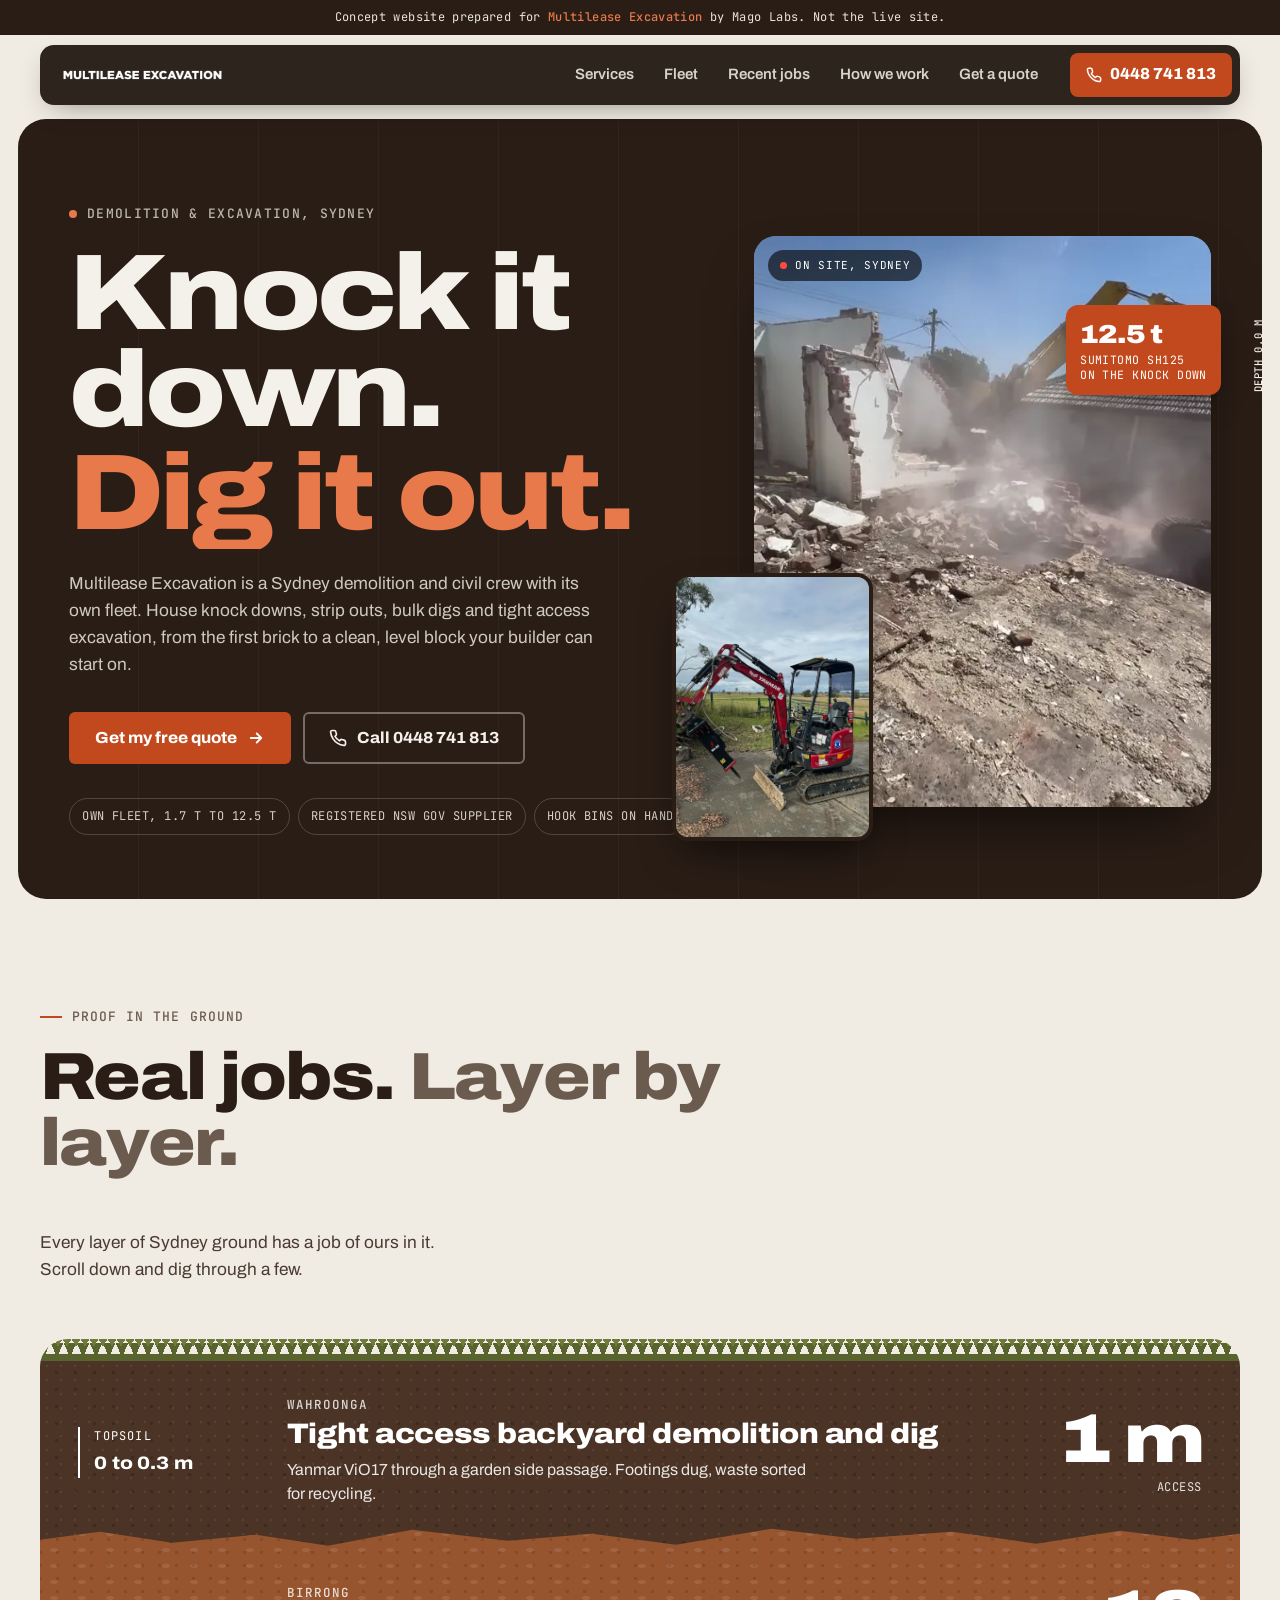
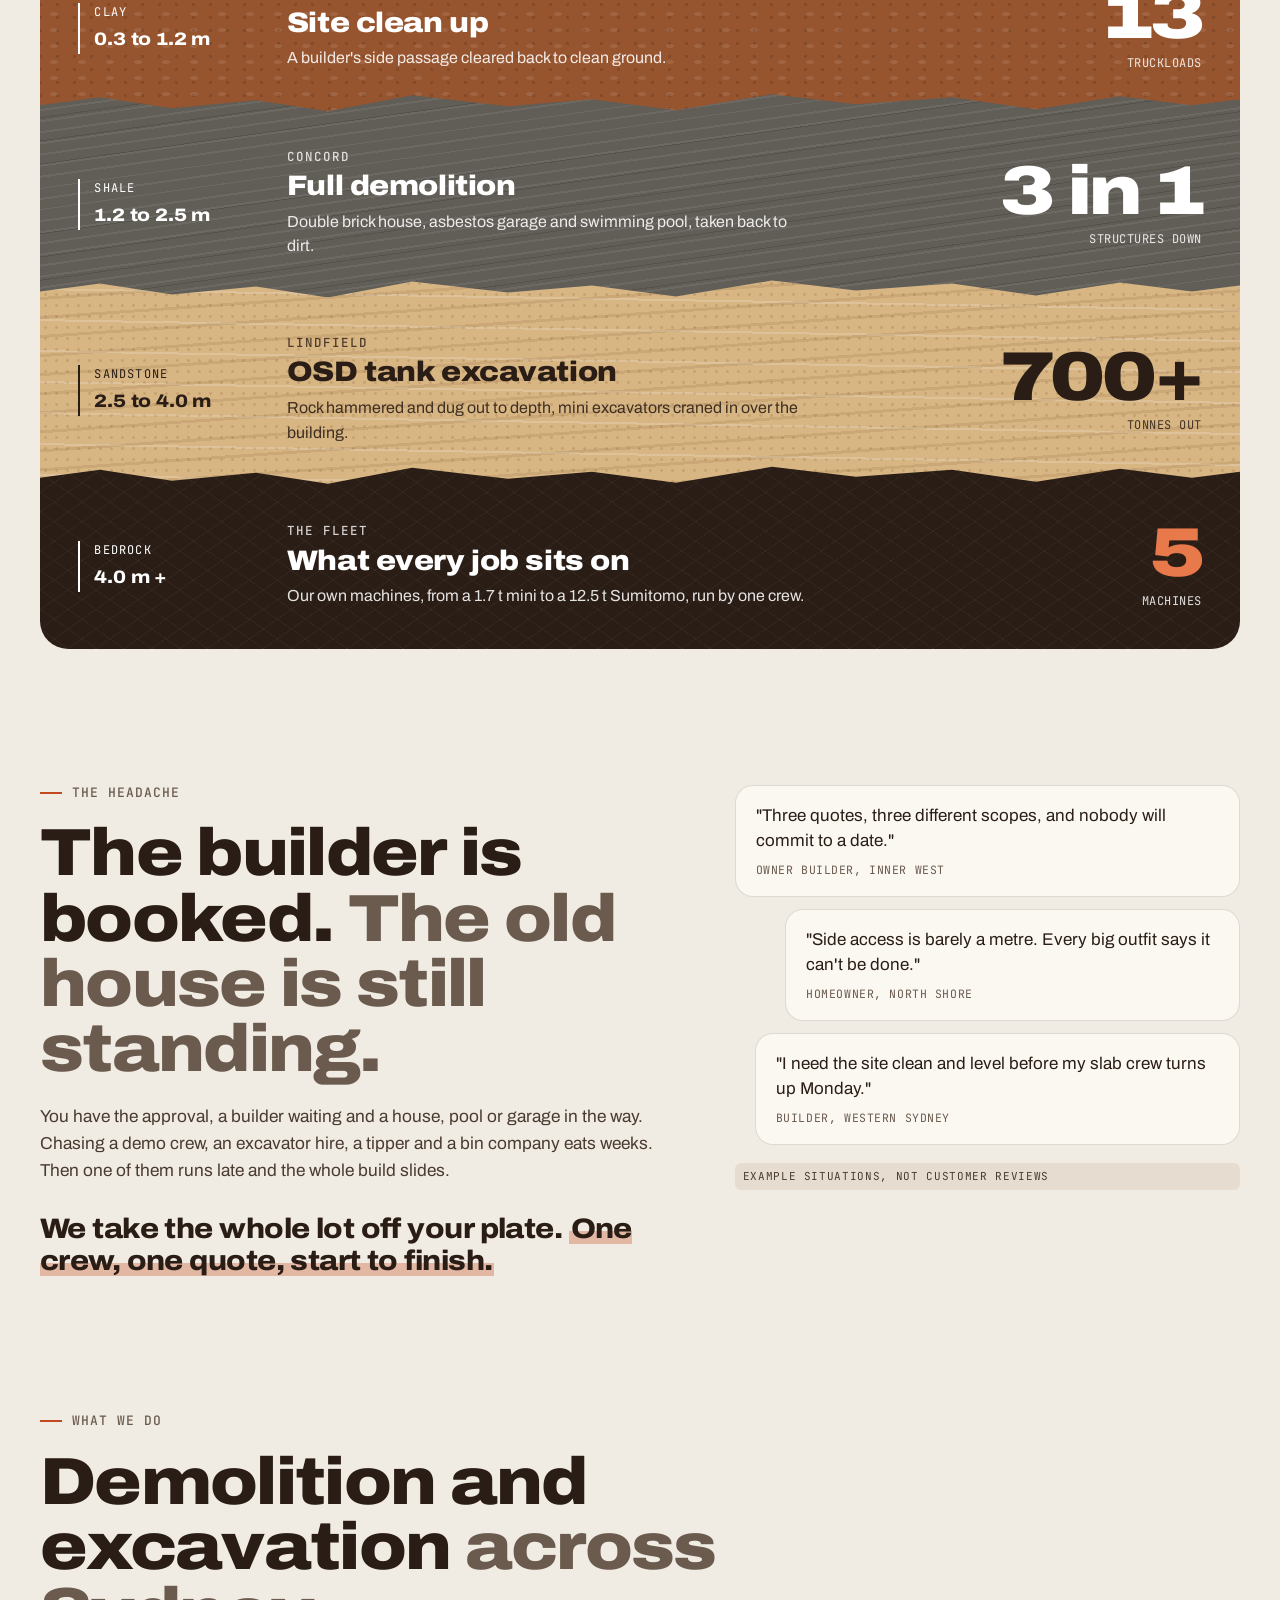
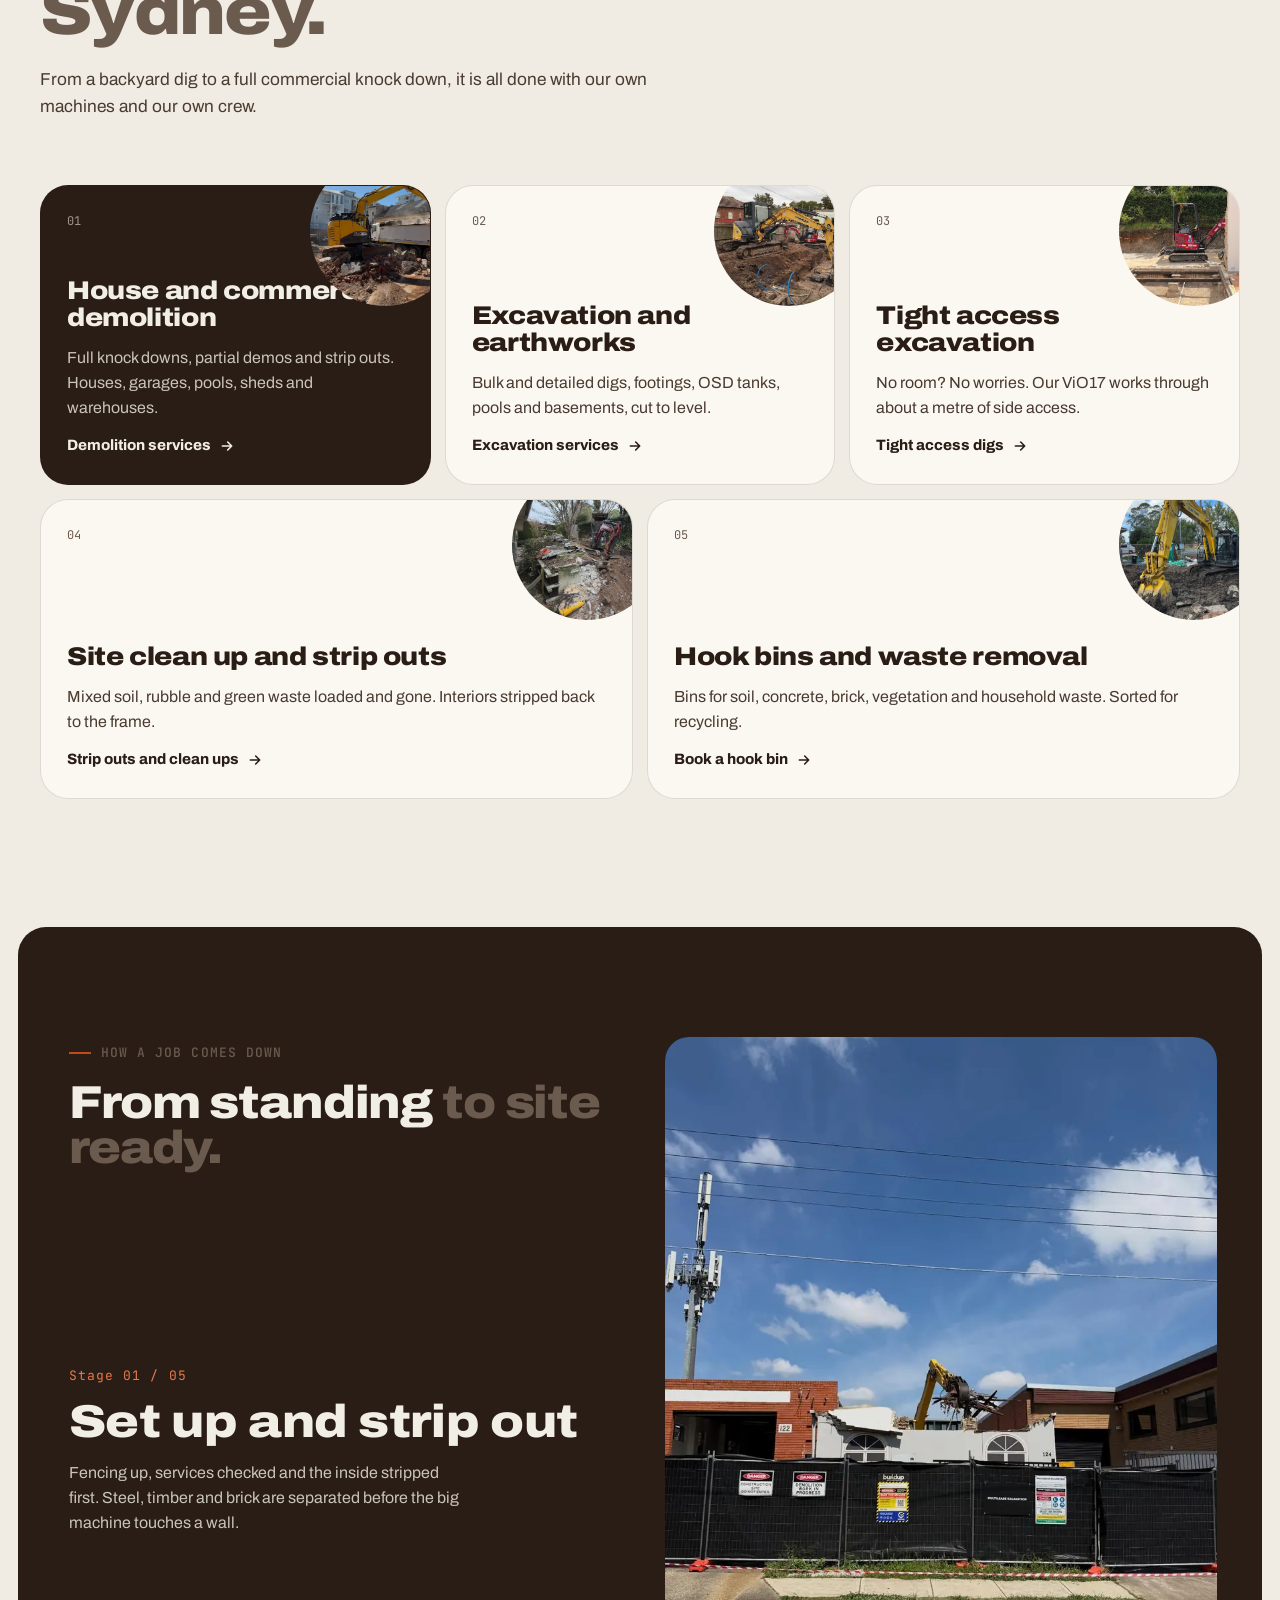
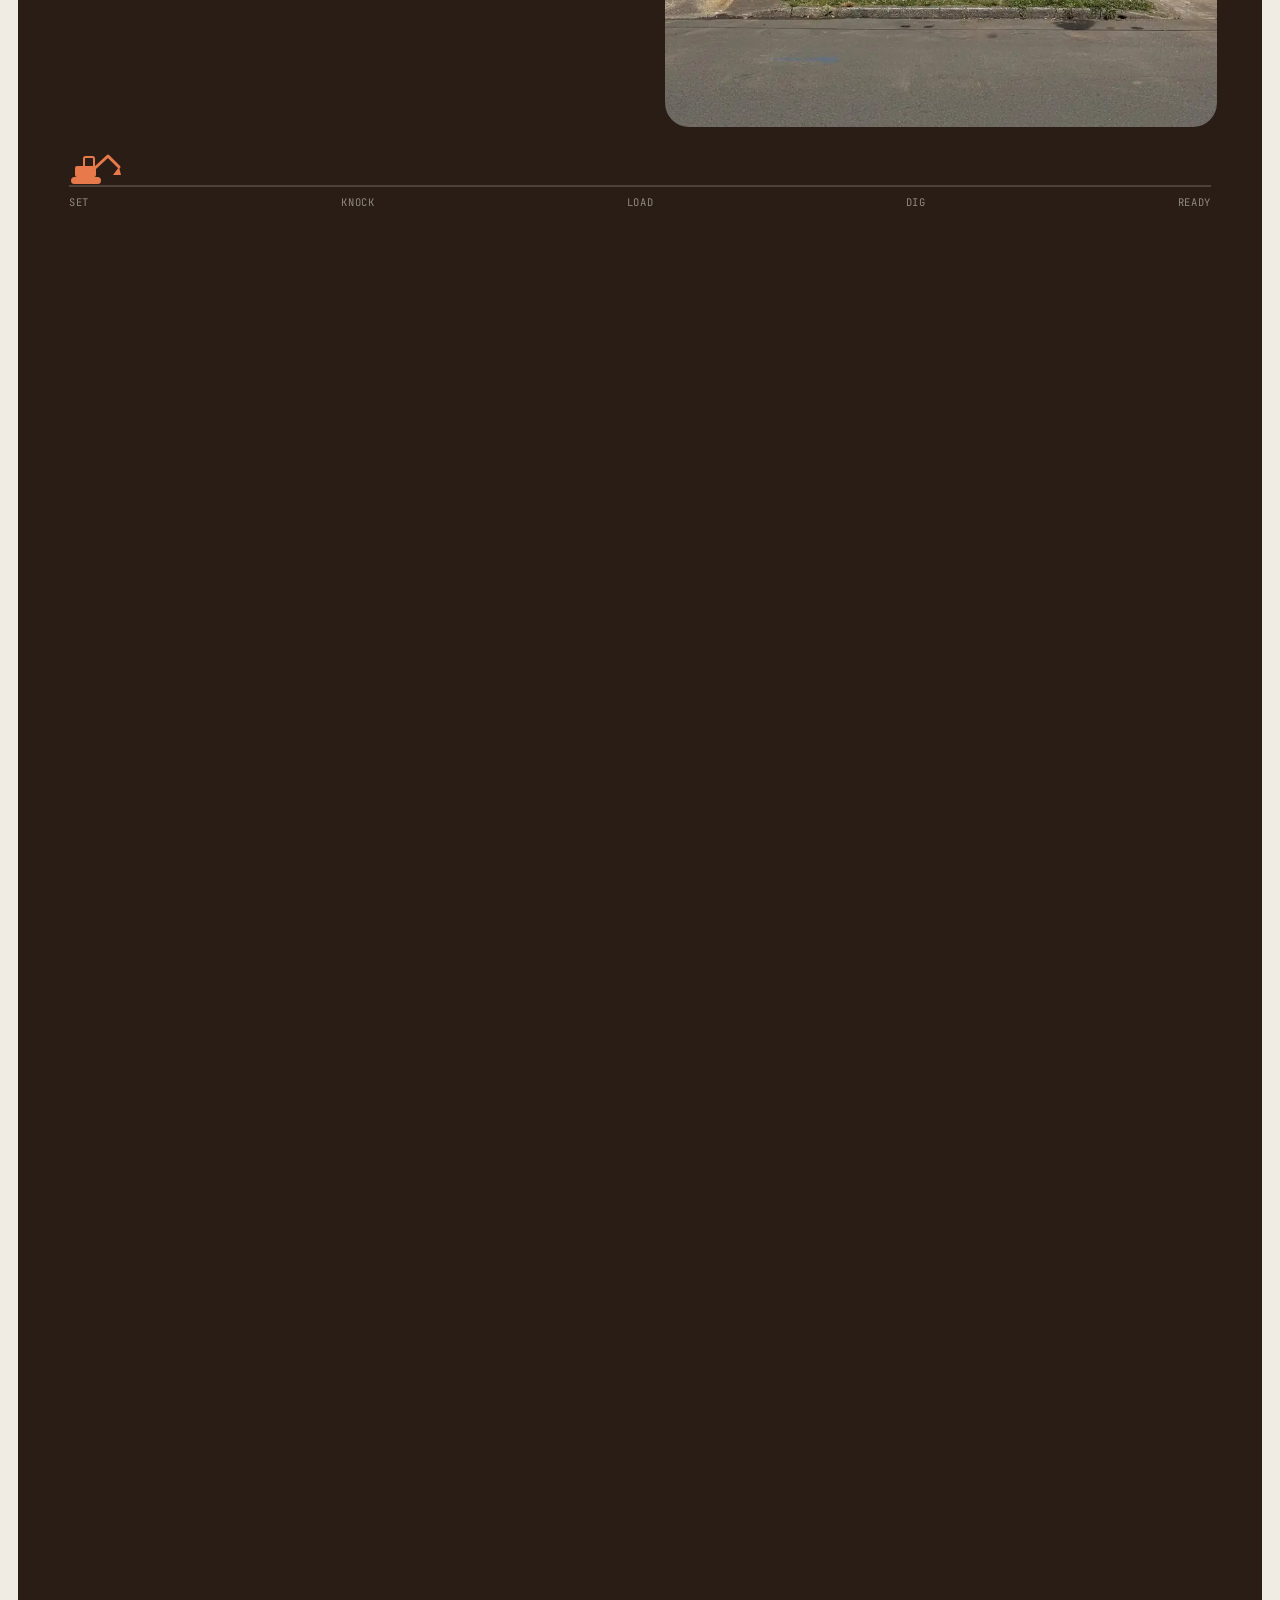
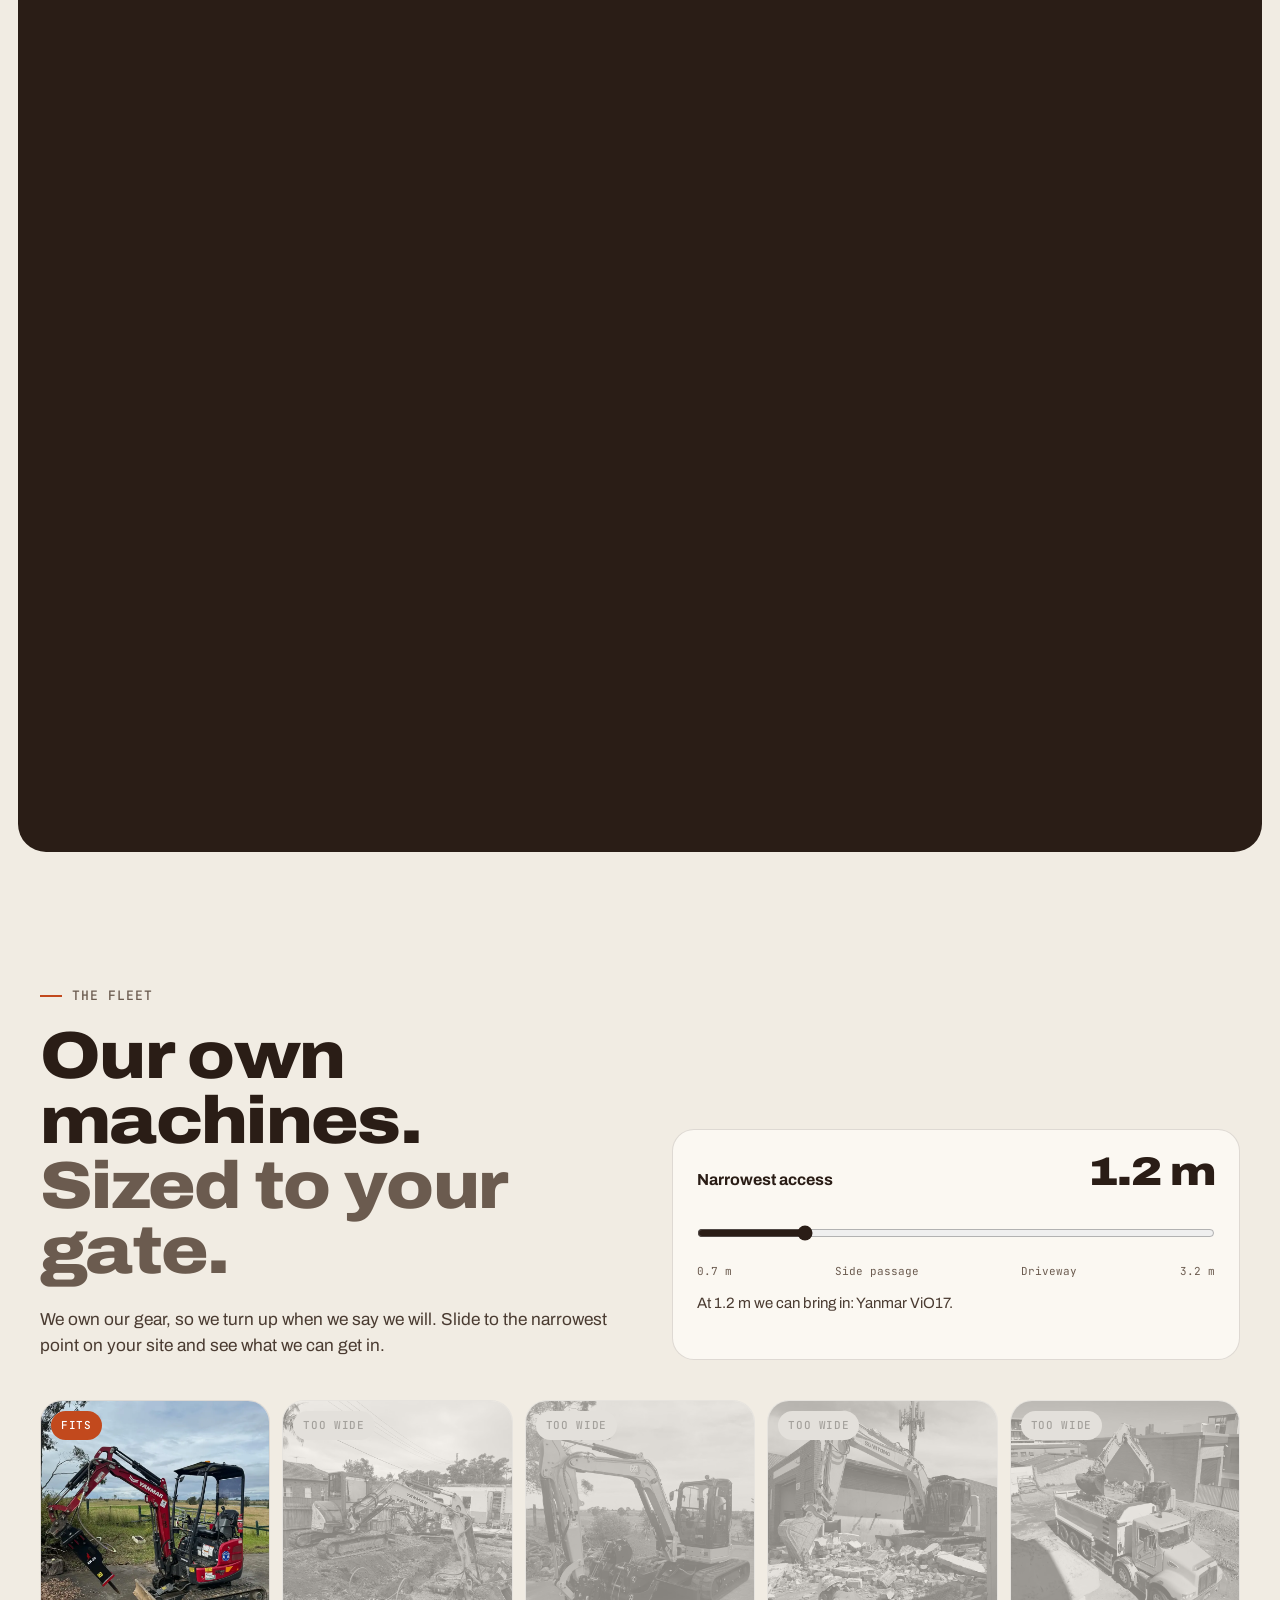
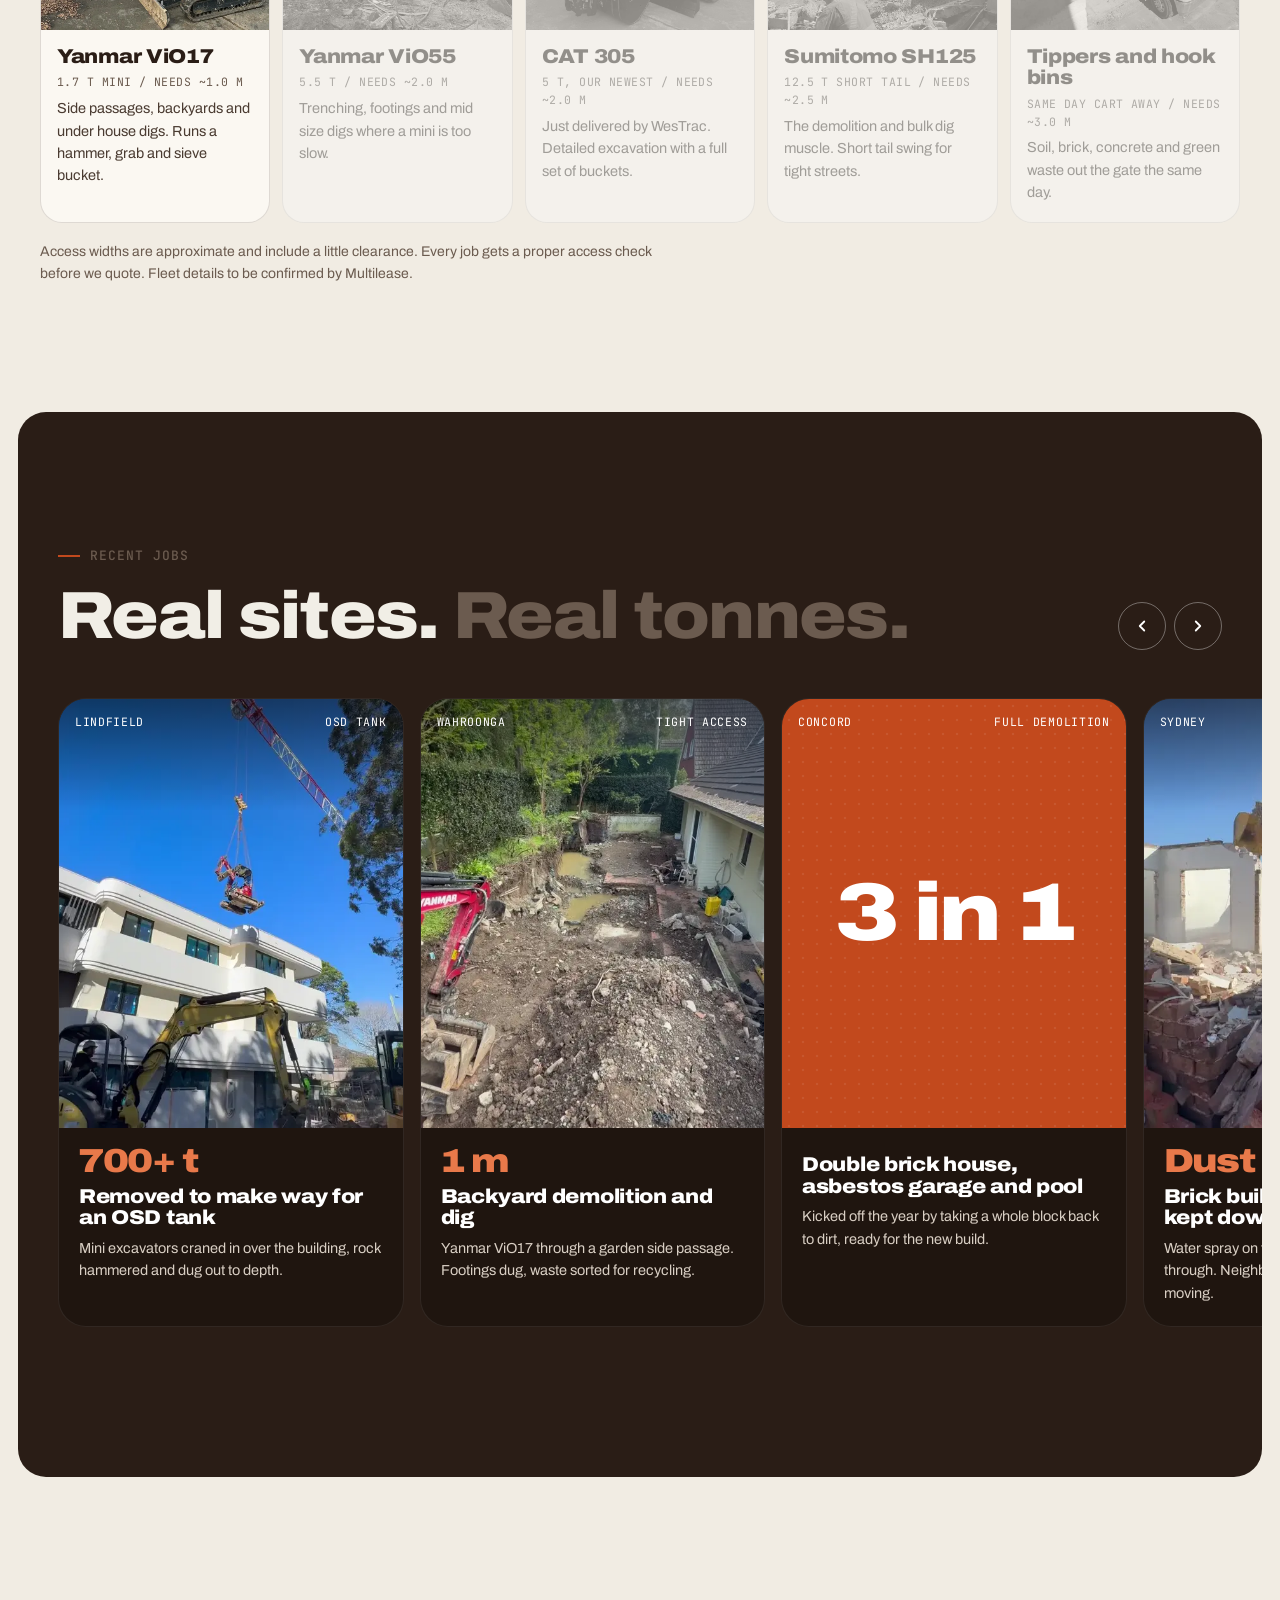
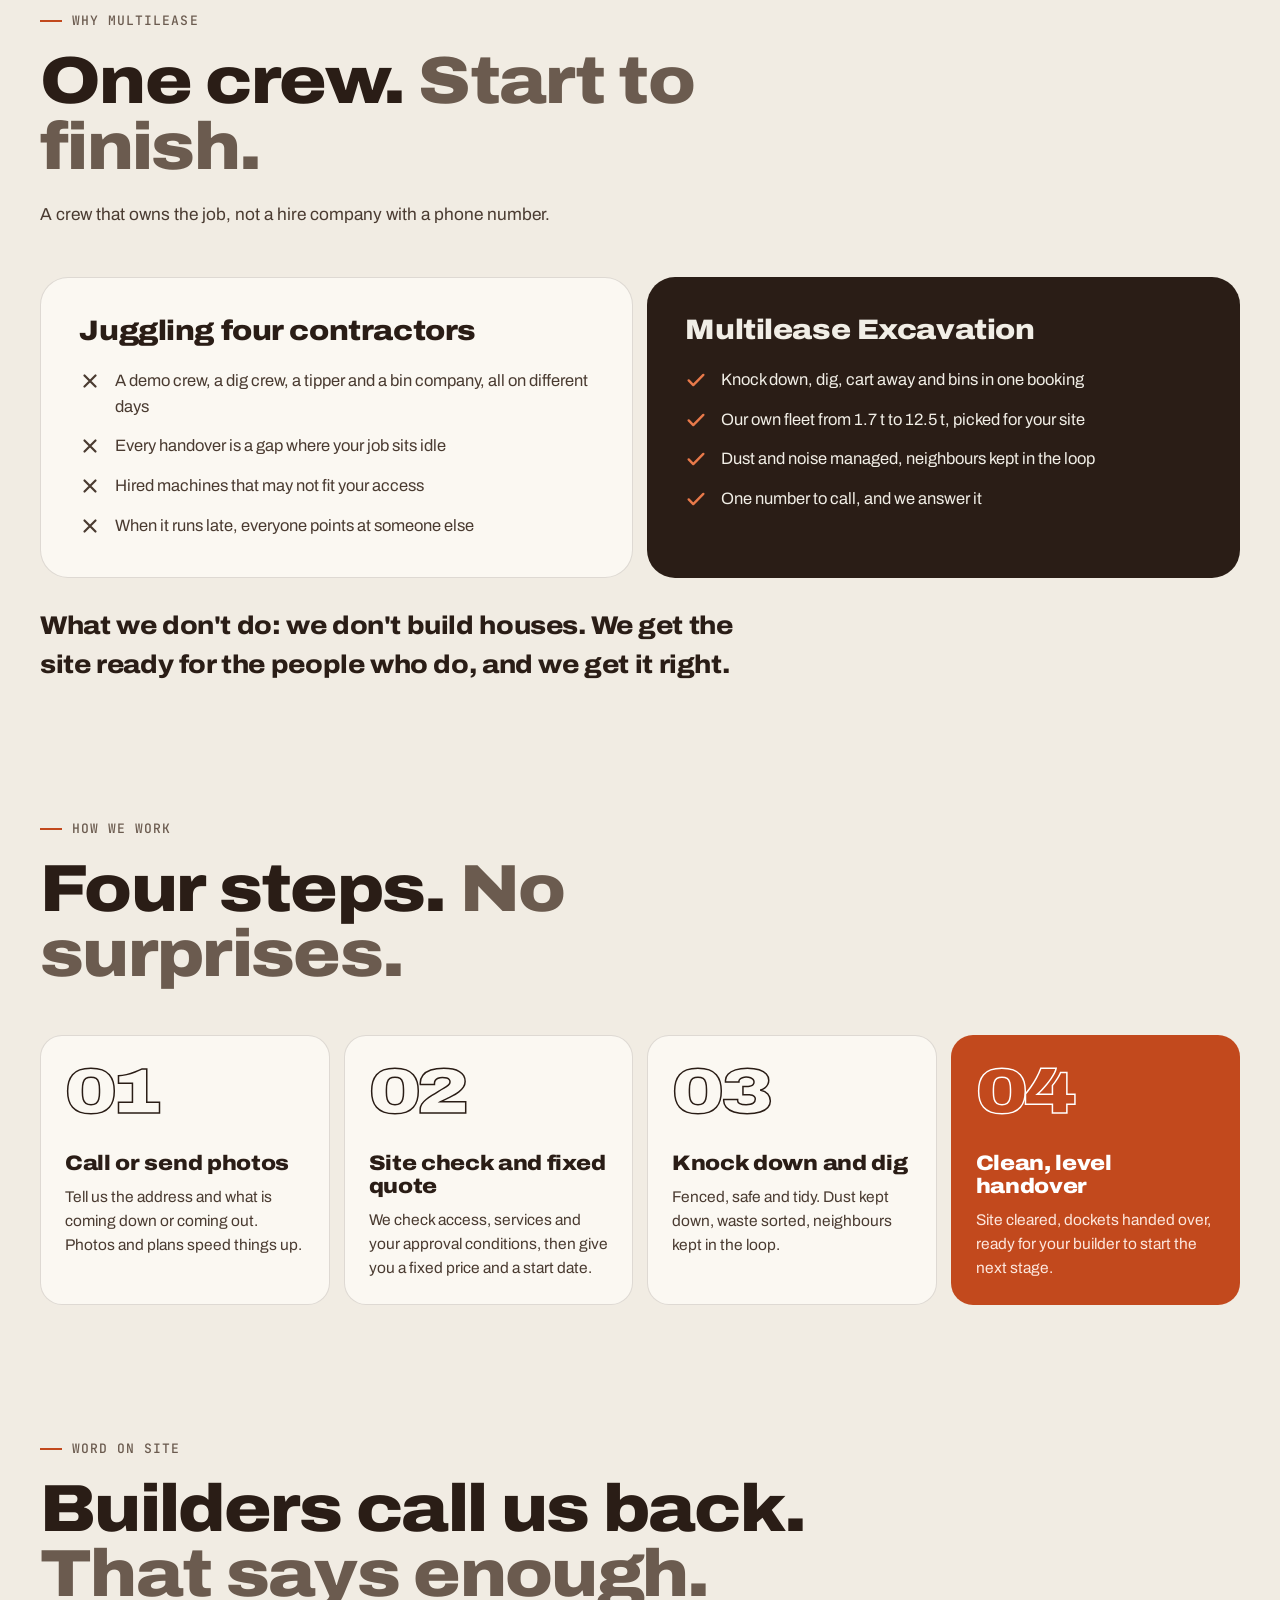
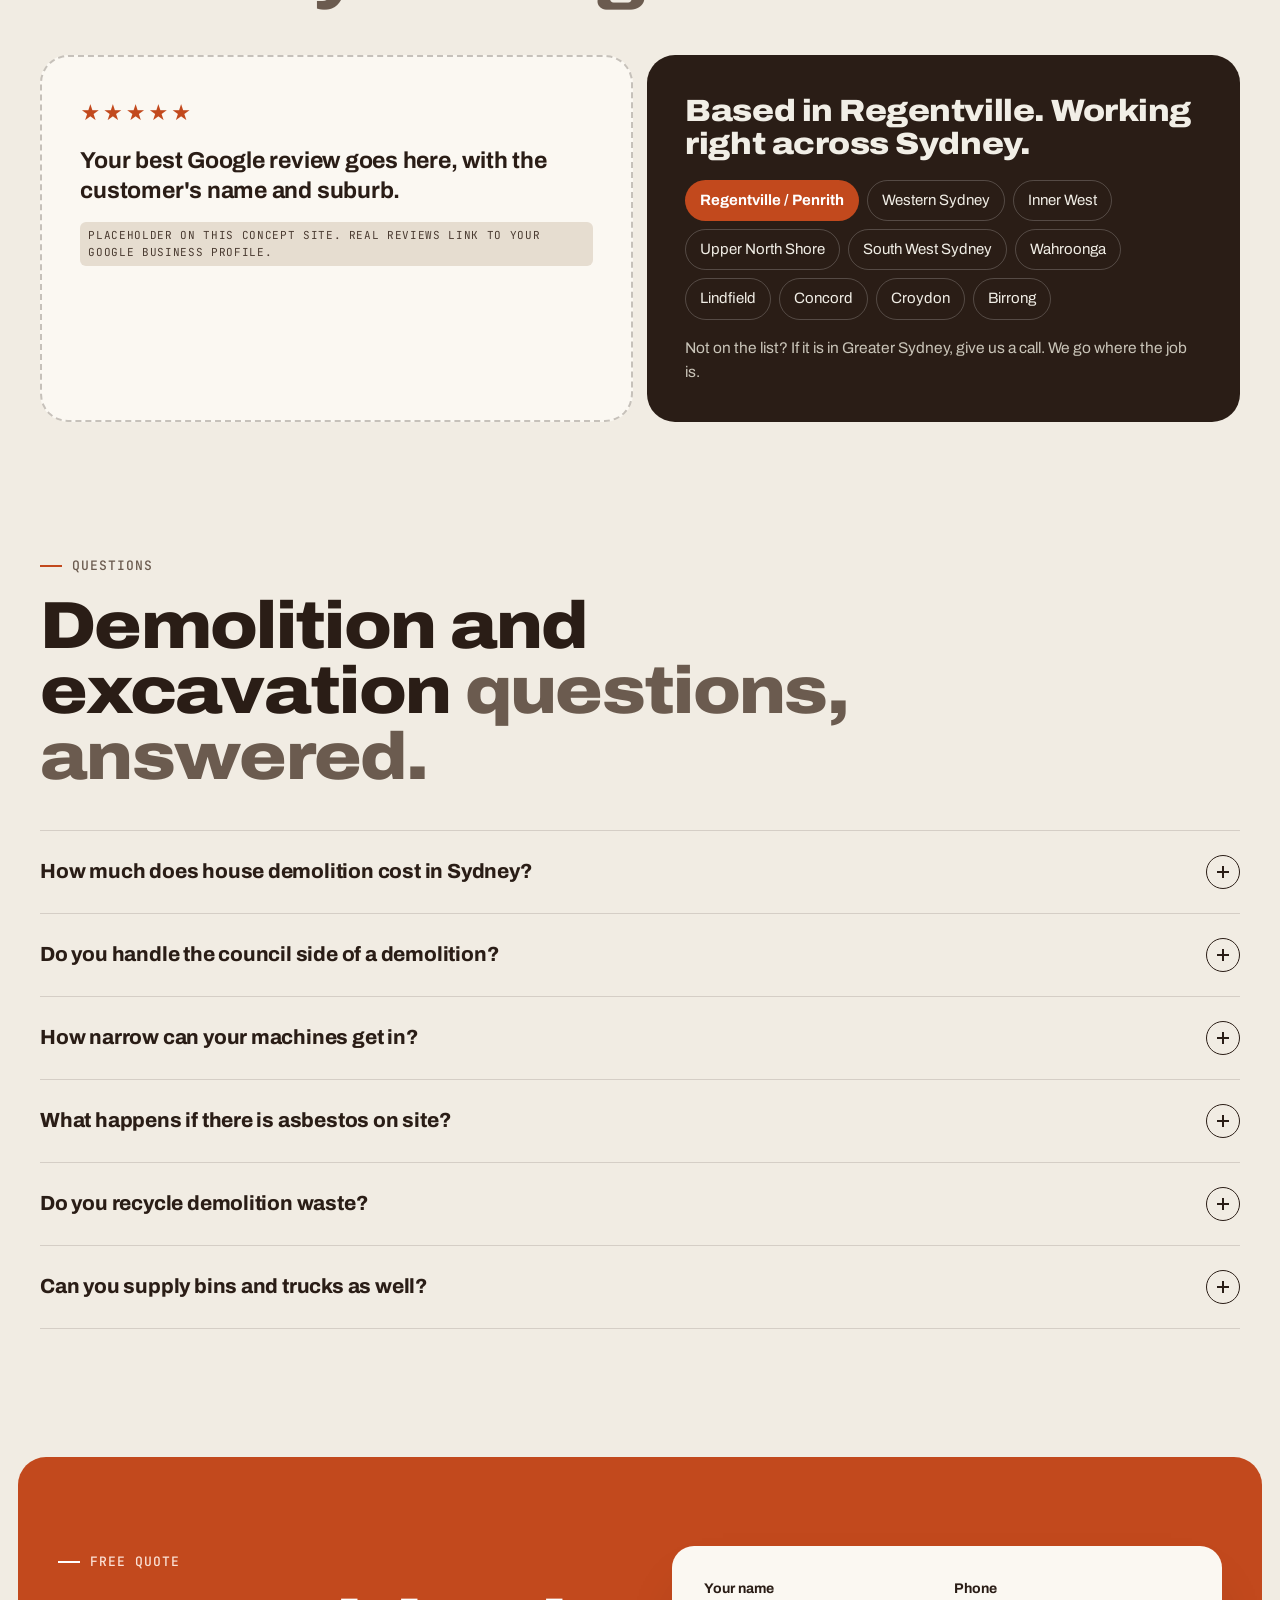
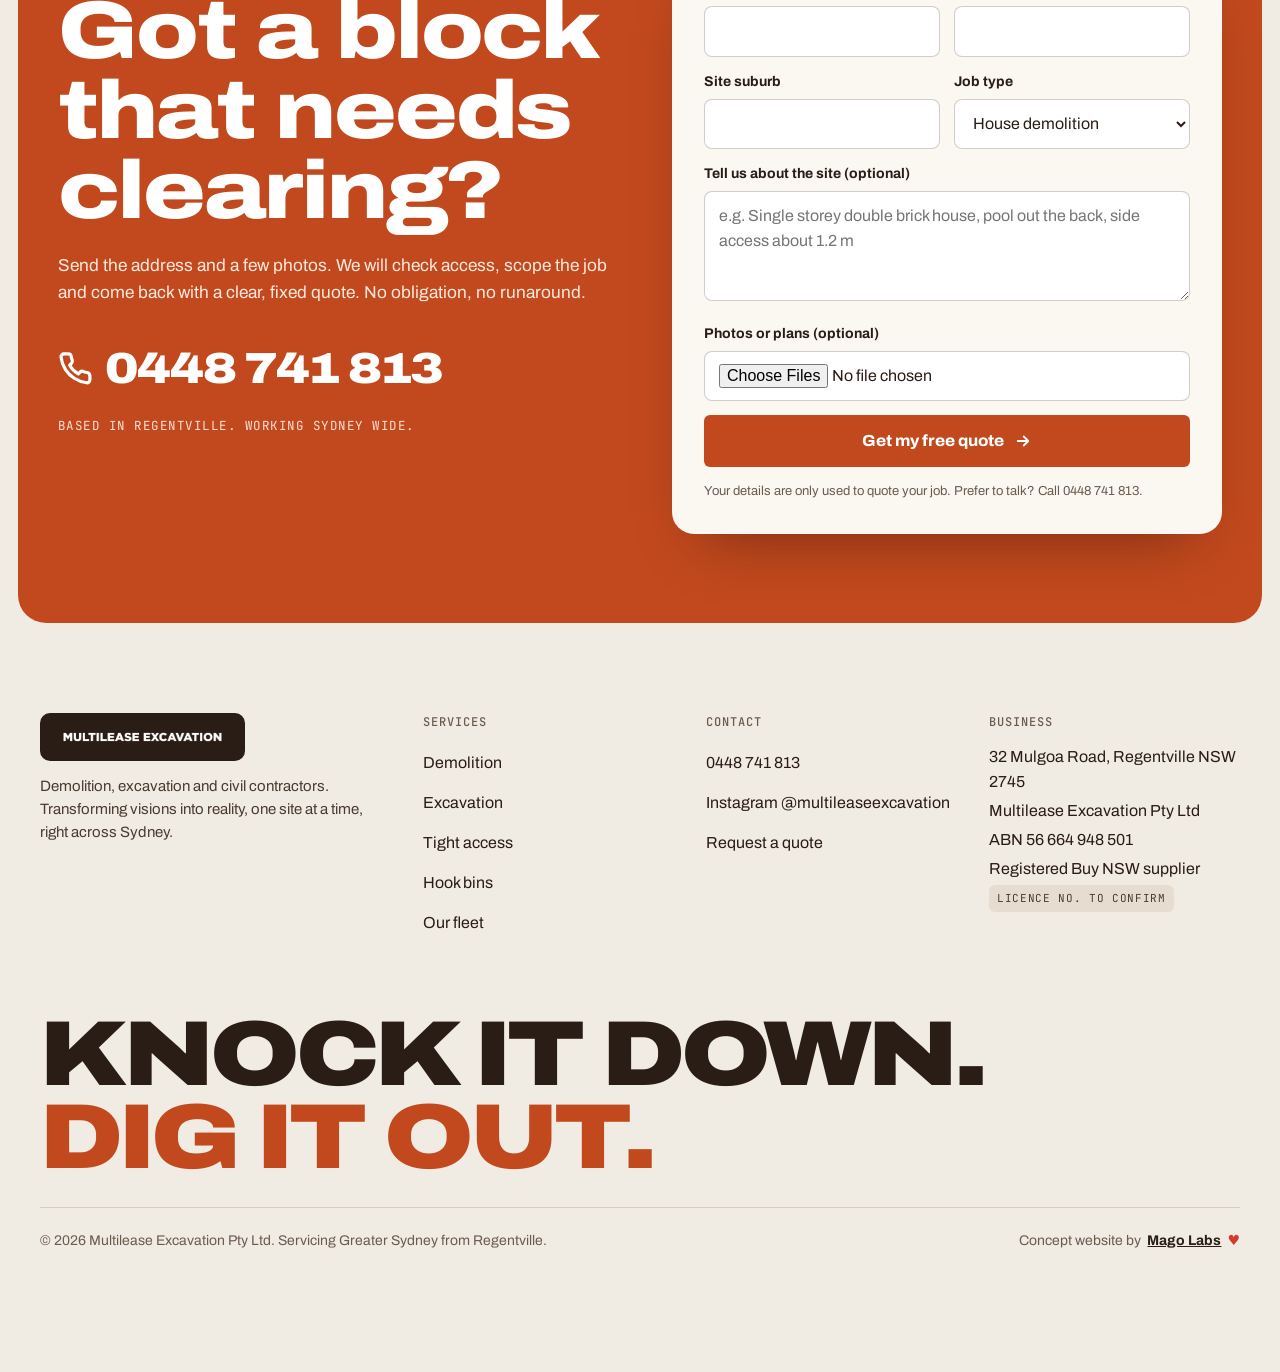
<file: index.html>
<!doctype html>
<html lang="en-AU">
<head>
<meta charset="utf-8">
<meta name="viewport" content="width=device-width, initial-scale=1, viewport-fit=cover">
<title>Demolition & Excavation Sydney | Multilease Excavation</title>
<meta name="description" content="Sydney demolition and excavation crew with its own fleet. House knock downs, strip outs, bulk and tight access digs, site clean up and hook bins. Call 0448 741 813.">
<meta name="robots" content="noindex, nofollow">
<meta name="theme-color" content="#2a1d16">
<link rel="canonical" href="https://multileaseexcavation.vercel.app/">
<meta property="og:type" content="website">
<meta property="og:site_name" content="Multilease Excavation">
<meta property="og:url" content="https://multileaseexcavation.vercel.app/">
<meta property="og:title" content="Demolition & Excavation Sydney | Multilease Excavation">
<meta property="og:description" content="Sydney demolition and excavation crew with its own fleet. House knock downs, strip outs, bulk and tight access digs, site clean up and hook bins. Call 0448 741 813.">
<meta property="og:image" content="https://multileaseexcavation.vercel.app/og-image.jpg">
<meta property="og:image:width" content="1200">
<meta property="og:image:height" content="630">
<meta property="og:image:alt" content="Multilease Excavation: Knock it down. Dig it out. Demolition and excavation in Sydney. Call 0448 741 813.">
<meta property="og:locale" content="en_AU">
<meta name="twitter:card" content="summary_large_image">
<meta name="twitter:title" content="Demolition & Excavation Sydney | Multilease Excavation">
<meta name="twitter:description" content="Sydney demolition and excavation crew with its own fleet. House knock downs, strip outs, bulk and tight access digs, site clean up and hook bins. Call 0448 741 813.">
<meta name="twitter:image" content="https://multileaseexcavation.vercel.app/og-image.jpg">
<link rel="icon" href="favicon.ico" sizes="48x48">
<link rel="icon" type="image/png" sizes="32x32" href="media/icon-32.png">
<link rel="icon" type="image/png" sizes="192x192" href="media/icon-192.png">
<link rel="apple-touch-icon" href="media/apple-touch-icon.png">
<link rel="manifest" href="site.webmanifest">
<link rel="preconnect" href="https://fonts.googleapis.com">
<link rel="preconnect" href="https://fonts.gstatic.com" crossorigin>
<link href="https://fonts.googleapis.com/css2?family=Archivo:wdth,wght@62..125,400..900&family=JetBrains+Mono:wght@500&display=swap" rel="stylesheet">
<script>document.documentElement.classList.add('js')</script>
<script type="application/ld+json">{"@context": "https://schema.org", "@type": "GeneralContractor", "name": "Multilease Excavation Pty Ltd", "alternateName": "Multilease Excavation", "description": "Sydney demolition and excavation contractor with its own fleet: house and commercial demolition, strip outs, bulk and tight access excavation, site clean up and hook bins.", "telephone": "+61 448 741 813", "image": "https://multileaseexcavation.vercel.app/og-image.jpg", "url": "https://multileaseexcavation.vercel.app/", "logo": "https://multileaseexcavation.vercel.app/media/logo-square.png", "address": {"@type": "PostalAddress", "streetAddress": "32 Mulgoa Road", "addressLocality": "Regentville", "addressRegion": "NSW", "postalCode": "2745", "addressCountry": "AU"}, "areaServed": [{"@type": "City", "name": "Sydney"}, "Penrith", "Western Sydney", "Inner West", "North Shore", "South West Sydney"], "identifier": {"@type": "PropertyValue", "propertyID": "ABN", "value": "56 664 948 501"}, "sameAs": ["https://www.instagram.com/multileaseexcavation/"], "knowsAbout": ["Demolition", "Excavation", "Tight access excavation", "Strip outs", "Site clean up", "Hook bins", "OSD tank excavation"]}</script>
<script type="application/ld+json">{"@context": "https://schema.org", "@type": "FAQPage", "mainEntity": [{"@type": "Question", "name": "How much does house demolition cost in Sydney?", "acceptedAnswer": {"@type": "Answer", "text": "It depends on the size of the house, what it is built from (double brick, fibro or weatherboard), the access, and whether there is asbestos, a pool, a garage or a slab to come out as well. The fastest way to a real number is to send us the address and a few photos. We will come back with a fixed quote, not a range."}}, {"@type": "Question", "name": "Do you handle the council side of a demolition?", "acceptedAnswer": {"@type": "Answer", "text": "Most demolitions in NSW need an approval first, either a DA or a complying development certificate. We work alongside your builder or certifier, follow the conditions on the approval and provide the paperwork they need from us, including waste dockets."}}, {"@type": "Question", "name": "How narrow can your machines get in?", "acceptedAnswer": {"@type": "Answer", "text": "Our Yanmar ViO17 mini excavator works through access of about one metre, so side passages and backyards are no problem. If your access is tighter than that, ask us about a micro excavator from around 0.7 m. Send a photo of the narrowest point and we will tell you straight."}}, {"@type": "Question", "name": "What happens if there is asbestos on site?", "acceptedAnswer": {"@type": "Answer", "text": "Asbestos is removed by a licensed removalist under NSW rules before the main knock down, with clearance paperwork for your certifier. We have done jobs with asbestos garages and sheds, and we plan the sequence so the site keeps moving."}}, {"@type": "Question", "name": "Do you recycle demolition waste?", "acceptedAnswer": {"@type": "Answer", "text": "Yes. Brick, concrete, steel, timber and green waste are separated on site wherever we can, so more of your old house goes to recycling and less goes to landfill. Every load is docketed."}}, {"@type": "Question", "name": "Can you supply bins and trucks as well?", "acceptedAnswer": {"@type": "Answer", "text": "Yes. We run hook bins for soil, concrete, brick, vegetation and household waste, and tippers for bigger cart away. One crew, one booking, one invoice."}}]}</script>
<style>:root{
  --bg:#f1ece3; --card:#fbf8f2; --ink:#2a1d16; --ink-2:#4a3b31; --muted:#6b5b4f;
  --line:rgba(42,29,22,.14); --accent:#c2491d; --accent-ink:#fff; --accent-dk:#963511; --accent-lt:#e8794a;
  --r-card:28px; --r-btn:6px; --max:1320px; --gut:clamp(16px,4vw,40px);
  --ease:cubic-bezier(.2,.7,.1,1); --ease-out:cubic-bezier(.16,1,.3,1);
  --font:"Archivo",system-ui,-apple-system,"Segoe UI",sans-serif;
  --mono:"JetBrains Mono",ui-monospace,SFMono-Regular,Menlo,monospace;
}
*{box-sizing:border-box;margin:0;padding:0}
html{-webkit-text-size-adjust:100%;scroll-behavior:smooth;scroll-padding-top:96px}
body{background:var(--bg);color:var(--ink);font-family:var(--font);font-size:clamp(16px,1.1vw,18px);line-height:1.55;-webkit-font-smoothing:antialiased;-webkit-tap-highlight-color:transparent;overflow-x:hidden}
img,video{display:block;max-width:100%}
a{color:inherit}
button,input,select,textarea{font:inherit;color:inherit}
:focus-visible{outline:3px solid var(--accent);outline-offset:3px;border-radius:4px}
.wrap{max-width:var(--max);margin:0 auto;padding:0 var(--gut)}
.sr{position:absolute;width:1px;height:1px;overflow:hidden;clip:rect(0 0 0 0);white-space:nowrap}
.skip{position:absolute;left:-999px;top:8px;z-index:200;background:var(--ink);color:#fff;padding:10px 14px;border-radius:6px}
.skip:focus{left:8px}

/* type */
.label{font-family:var(--mono);font-size:13px;font-weight:500;letter-spacing:.08em;text-transform:uppercase;color:var(--muted);display:inline-flex;align-items:center;gap:10px}
.label::before{content:"";width:22px;height:2px;background:var(--accent)}
.dark .label{color:#b9b4a8}
h1,h2,h3{font-weight:850;font-stretch:112%;letter-spacing:-.025em;line-height:.98}
h2{font-size:clamp(38px,5.2vw,68px);margin-top:18px}
h2 .soft,h1 .soft{color:var(--muted)}
.dark h2 .soft{color:#8f8a7e}
h3{font-size:clamp(22px,2vw,28px);line-height:1.08;letter-spacing:-.015em}
.lede{font-size:clamp(17px,1.35vw,20px);color:var(--ink-2);max-width:62ch;margin-top:22px}
.dark .lede{color:#c9c4b8}
.mono{font-family:var(--mono);font-size:12.5px;letter-spacing:.04em;text-transform:uppercase}

/* buttons */
.btn{display:inline-flex;align-items:center;justify-content:center;gap:10px;min-height:52px;padding:0 24px;border-radius:var(--r-btn);font-weight:750;font-stretch:105%;text-decoration:none;border:2px solid transparent;cursor:pointer;position:relative;overflow:hidden;isolation:isolate;transition:transform .2s var(--ease-out)}
.btn:active{transform:translateY(1px) scale(.985)}
.btn-primary{background:var(--accent);color:var(--accent-ink)}
.btn-primary::after{content:"";position:absolute;inset:0;background:var(--accent-dk);transform:translateY(101%);transition:transform .45s var(--ease-out);z-index:-1}
.btn-primary:hover{color:#fff}
.btn-primary:hover::after{transform:translateY(0)}
.btn-ghost{border-color:currentColor;background:transparent}
.btn-ghost:hover{background:rgba(255,255,255,.08)}
.btn svg{width:18px;height:18px;flex:none}
.btn .arrow{transition:transform .35s var(--ease-out)}
.btn:hover .arrow{transform:translateX(4px)}

/* demo banner */
.demo-banner{background:var(--ink);color:#e9e5da;font-family:var(--mono);font-size:12px;letter-spacing:.03em;text-align:center;padding:9px 16px;line-height:1.4}
.demo-banner strong{color:var(--accent-lt);font-weight:500}

/* header */
.header{position:sticky;top:10px;z-index:90;padding:0 var(--gut);margin-top:10px}
.nav{max-width:var(--max);margin:0 auto;background:rgba(31,21,15,.93);backdrop-filter:blur(10px);-webkit-backdrop-filter:blur(10px);border-radius:14px;display:flex;align-items:center;gap:18px;padding:8px 8px 8px 18px;color:#f3f0e8;box-shadow:0 10px 30px -12px rgba(0,0,0,.45)}
.brand{display:flex;align-items:center;flex:none;min-height:44px}
.brand img{height:20px;width:auto}
.nav-links{display:flex;gap:2px;margin-left:auto;list-style:none}
.nav-links a{display:flex;align-items:center;min-height:44px;padding:0 14px;text-decoration:none;font-size:15px;font-weight:600;color:#d8d4c9;border-radius:8px;transition:color .2s,background .2s}
.nav-links a:hover{color:#fff;background:rgba(255,255,255,.07)}
.nav-call{display:inline-flex;align-items:center;gap:8px;min-height:44px;padding:0 16px;border-radius:8px;background:var(--accent);color:#fff;font-weight:800;text-decoration:none;white-space:nowrap}
.nav-call svg{width:16px;height:16px}
.menu-btn{display:none;margin-left:auto;width:44px;height:44px;border:0;background:transparent;color:#fff;cursor:pointer;border-radius:8px}
.menu-btn span{display:block;width:20px;height:2px;background:currentColor;margin:5px auto;transition:transform .3s var(--ease-out),opacity .2s}
.menu-open .menu-btn span:nth-child(1){transform:translateY(7px) rotate(45deg)}
.menu-open .menu-btn span:nth-child(2){opacity:0}
.menu-open .menu-btn span:nth-child(3){transform:translateY(-7px) rotate(-45deg)}
@media (max-width:960px){
  .nav-links{display:none;position:absolute;left:var(--gut);right:var(--gut);top:calc(100% + 8px);flex-direction:column;background:#1f150f;border-radius:14px;padding:10px}
  .menu-open .nav-links{display:flex}
  .nav-links a{font-size:18px;min-height:52px}
  .menu-btn{display:block}
  .nav-call .t{display:none}
  .nav-call{padding:0 14px}
}

/* sections */
section{position:relative}
.sec{padding:clamp(72px,10vw,150px) 0}
.band{background:var(--ink);color:#f1eee6;border-radius:var(--r-card);margin:0 clamp(8px,1.4vw,18px)}
.head{max-width:860px}
.head-row{display:flex;justify-content:space-between;align-items:flex-end;gap:32px;flex-wrap:wrap}

/* hero */
.hero{margin:14px clamp(8px,1.4vw,18px) 0;background:var(--ink);color:#f4f1ea;border-radius:var(--r-card);overflow:hidden;position:relative}
.hero::before{content:"";position:absolute;inset:0;background:repeating-linear-gradient(90deg,rgba(255,255,255,.035) 0 1px,transparent 1px 120px);pointer-events:none}
.hero-grid{display:grid;grid-template-columns:1.25fr .9fr;gap:clamp(24px,4vw,64px);align-items:center;padding:clamp(48px,7vw,96px) clamp(20px,4vw,64px) clamp(40px,5vw,72px);max-width:1440px;margin:0 auto;position:relative}
.hero h1{font-size:clamp(56px,8.4vw,124px);line-height:.9;letter-spacing:-.035em;font-stretch:118%}
.hero h1 .kicker{display:flex;align-items:center;gap:10px;font-family:var(--mono);font-size:13px;font-weight:500;letter-spacing:.1em;text-transform:uppercase;color:#bdb8ac;margin-bottom:26px;font-stretch:100%}
.hero h1 .kicker i{width:8px;height:8px;border-radius:50%;background:var(--accent-lt);box-shadow:0 0 0 0 rgba(232,121,74,.6);animation:ping 2.2s infinite}
@keyframes ping{70%{box-shadow:0 0 0 10px rgba(232,121,74,0)}100%{box-shadow:0 0 0 0 rgba(232,121,74,0)}}
.hero h1 .ln{display:block;overflow:hidden;padding-bottom:.06em}
.hero h1 .ln>span{display:inline-block}
.hero h1 .ln.y>span{color:var(--accent-lt)}
.hero .lede{color:#cfcabe;max-width:54ch}
.hero-ctas{display:flex;flex-wrap:wrap;gap:12px;margin-top:34px}
.hero-ctas .btn-ghost{color:#f4f1ea;border-color:rgba(255,255,255,.35)}
.chips{display:flex;flex-wrap:wrap;gap:8px;margin-top:34px;list-style:none}
.chips li{font-family:var(--mono);font-size:12px;letter-spacing:.04em;text-transform:uppercase;border:1px solid rgba(255,255,255,.18);border-radius:999px;padding:8px 12px;color:#d6d1c5}
.hero-media{position:relative;justify-self:end;width:min(100%,460px)}
.vcard{position:relative;border-radius:22px;overflow:hidden;background:#222;aspect-ratio:4/5;box-shadow:0 30px 60px -20px rgba(0,0,0,.6)}
.vcard video,.vcard img{width:100%;height:100%;object-fit:cover}
.vcard .tag{position:absolute;left:14px;top:14px;display:flex;align-items:center;gap:8px;background:rgba(0,0,0,.6);backdrop-filter:blur(6px);color:#fff;border-radius:999px;padding:7px 12px;font-family:var(--mono);font-size:11px;letter-spacing:.06em;text-transform:uppercase}
.vcard .tag i{width:7px;height:7px;border-radius:50%;background:#ff4a3d}
.hero-media .mini{position:absolute;left:-18%;bottom:-6%;width:44%;aspect-ratio:3/4;border-radius:16px;overflow:hidden;border:4px solid var(--ink);box-shadow:0 20px 40px -12px rgba(0,0,0,.6)}
.hero-media .mini img{width:100%;height:100%;object-fit:cover}
.hero-media .spec{position:absolute;right:-10px;top:12%;background:var(--accent);color:#fff;border-radius:12px;padding:12px 14px;font-family:var(--mono);font-size:11.5px;line-height:1.35;text-transform:uppercase;letter-spacing:.04em;box-shadow:0 14px 30px -10px rgba(0,0,0,.5)}
.hero-media .spec b{display:block;font-family:var(--font);font-size:26px;font-weight:900;font-stretch:115%;letter-spacing:-.02em;text-transform:none}
@media (max-width:960px){
  .hero-grid{grid-template-columns:1fr}
  .hero-media{justify-self:center;width:min(86%,420px);margin:20px auto 30px}
  .hero-media .mini{left:-10%}
  .hero-media .spec{right:-6px}
}

/* marquee */
.proof{padding:28px 0 0}
.marquee{overflow:hidden;border-block:1px solid var(--line);padding:16px 0;mask-image:linear-gradient(90deg,transparent,#000 8%,#000 92%,transparent)}
.marquee-track{display:flex;gap:48px;width:max-content;animation:mq 38s linear infinite}
.marquee span{font-weight:800;font-stretch:115%;font-size:clamp(18px,2vw,26px);letter-spacing:-.01em;display:flex;align-items:center;gap:48px;white-space:nowrap}
.marquee span::after{content:"";width:10px;height:10px;background:var(--accent);transform:rotate(45deg)}
@keyframes mq{to{transform:translateX(-50%)}}
.stats{display:grid;grid-template-columns:repeat(4,1fr);gap:0;margin-top:clamp(36px,5vw,64px)}
.stat{padding:8px 24px 8px 0;border-right:1px solid var(--line);margin-right:24px}
.stat:last-child{border:0;margin:0}
.stat b{display:block;white-space:nowrap;font-size:clamp(44px,5vw,76px);font-weight:900;font-stretch:120%;letter-spacing:-.04em;line-height:.95}
.stat b small{font-size:.45em;letter-spacing:0;margin-left:4px}
.stat p{color:var(--muted);font-size:15px;margin-top:10px;max-width:28ch}
@media (max-width:860px){.stats{grid-template-columns:1fr 1fr;row-gap:32px}.stat b{font-size:clamp(40px,12vw,56px)}.stat:nth-child(2){border:0;margin:0}}

/* problem */
.problem-grid{display:grid;grid-template-columns:1.1fr .9fr;gap:clamp(32px,6vw,96px);align-items:start}
.quote-stack{display:grid;gap:12px;margin-top:8px}
.qbubble{background:var(--card);border:1px solid var(--line);border-radius:18px;padding:18px 20px;font-size:17px;line-height:1.45}
.qbubble small{display:block;font-family:var(--mono);font-size:11.5px;text-transform:uppercase;letter-spacing:.05em;color:var(--muted);margin-top:8px}
.qbubble:nth-child(2){margin-left:10%}
.qbubble:nth-child(3){margin-left:4%}
.answer{margin-top:28px;font-size:clamp(22px,2.2vw,30px);font-weight:800;font-stretch:110%;letter-spacing:-.02em;line-height:1.15}
.answer mark{background:linear-gradient(transparent 58%,rgba(194,73,29,.32) 58%);color:inherit;padding:0 2px}
@media (max-width:860px){.problem-grid{grid-template-columns:1fr}}

/* services */
.svc-grid{display:grid;grid-template-columns:repeat(6,1fr);gap:14px;margin-top:clamp(40px,5vw,64px)}
.svc{grid-column:span 2;background:var(--card);border:1px solid var(--line);border-radius:var(--r-card);padding:26px;display:flex;flex-direction:column;gap:14px;text-decoration:none;position:relative;overflow:hidden;min-height:300px;transition:transform .4s var(--ease-out),box-shadow .4s var(--ease-out)}
.svc:nth-child(4),.svc:nth-child(5){grid-column:span 3}
.svc:hover{transform:translateY(-4px);box-shadow:0 24px 40px -24px rgba(0,0,0,.35)}
.svc .num{font-family:var(--mono);font-size:12px;color:var(--muted)}
.svc h3{margin-top:auto}
.svc p{color:var(--ink-2);font-size:16px}
.svc .go{display:inline-flex;align-items:center;gap:8px;font-weight:750;font-size:15px}
.svc .go svg{width:16px;height:16px;transition:transform .35s var(--ease-out)}
.svc:hover .go svg{transform:translateX(5px)}
.svc .thumb{position:absolute;right:-30px;top:-30px;width:150px;height:150px;border-radius:50%;overflow:hidden;opacity:.95;transition:transform .6s var(--ease-out)}
.svc .thumb img{width:100%;height:100%;object-fit:cover}
.svc:hover .thumb{transform:scale(1.08) rotate(-4deg)}
.svc.feature{background:var(--ink);color:#f1eee6;border-color:transparent}
.svc.feature p{color:#c9c4b8}
.svc.feature .num{color:#9d978a}
@media (max-width:960px){.svc,.svc:nth-child(4),.svc:nth-child(5){grid-column:span 3}}
@media (max-width:640px){.svc-grid{grid-template-columns:1fr}.svc,.svc:nth-child(4),.svc:nth-child(5){grid-column:auto;min-height:0;padding-top:120px}}

/* story */
.story{padding:clamp(72px,10vw,140px) 0}
.story-steps{list-style:none;display:grid;gap:28px;margin-top:48px}
.step{display:grid;grid-template-columns:1fr 1fr;gap:28px;align-items:center}
.step .media{border-radius:22px;overflow:hidden;aspect-ratio:4/5;background:#222;max-height:72vh}
.step .media img,.step .media video{width:100%;height:100%;object-fit:cover}
.step .n{font-family:var(--mono);color:var(--accent-lt);font-size:13px;letter-spacing:.08em}
.step h3{font-size:clamp(30px,3.6vw,52px);margin:10px 0 14px;font-stretch:115%}
.step p{color:#c9c4b8;max-width:44ch}
@media (max-width:760px){.step{grid-template-columns:1fr}.step .media{aspect-ratio:4/3}}
/* pinned mode (desktop, motion allowed) */
.story.pin{padding:0}
.story.pin .story-scroller{height:calc(var(--steps) * 85vh + 100vh);position:relative}
.story.pin .story-sticky{position:sticky;top:0;height:100vh;padding-top:110px!important;display:grid;grid-template-columns:1fr 1fr;gap:clamp(32px,5vw,80px);align-items:center;padding:96px clamp(20px,4vw,64px) 40px;max-width:1440px;margin:0 auto}
.story.pin .story-steps{display:block;position:relative;margin:0;height:100%}
.story.pin .step{position:absolute;inset:0;display:block;opacity:0;transition:opacity .5s var(--ease)}
.story.pin .step.on{opacity:1}
.story.pin .step .copy{position:absolute;left:0;top:50%;transform:translateY(-40%);transition:transform .7s var(--ease-out)}
.story.pin .step.on .copy{transform:translateY(-50%)}
.story.pin .step .media{display:none}
.story-stage{display:none}
.story.pin .story-stage{display:block;position:relative;height:min(calc(100vh - 210px),720px);aspect-ratio:4/5;justify-self:center;align-self:start;border-radius:24px;overflow:hidden;background:#111}
.story-stage .layer{position:absolute;inset:0;opacity:0;transform:scale(1.08);transition:opacity .7s var(--ease),transform 1.2s var(--ease-out)}
.story-stage .layer.on{opacity:1;transform:scale(1)}
.story-stage .layer img,.story-stage .layer video{width:100%;height:100%;object-fit:cover}
.story.pin .story-left{display:flex;flex-direction:column;height:100%;padding-bottom:60px}
.story.pin .story-left .head h2{font-size:clamp(34px,3.6vw,54px)}
.story.pin .story-steps{flex:1}
.rail{display:none}
.story.pin .rail{display:block;position:absolute;left:clamp(20px,4vw,64px);right:clamp(20px,4vw,64px);bottom:34px;height:46px}
.rail .track{position:absolute;left:0;right:0;bottom:6px;height:2px;background:rgba(255,255,255,.16)}
.rail .fill{position:absolute;left:0;bottom:6px;height:2px;width:100%;background:var(--accent-lt);transform-origin:left;transform:scaleX(0)}
.rail .dig{position:absolute;left:0;bottom:8px;width:54px;height:34px;color:var(--accent-lt);will-change:transform}
.rail .ticks{position:absolute;left:0;right:0;bottom:-18px;display:flex;justify-content:space-between;font-family:var(--mono);font-size:10.5px;color:#8f8a7e;text-transform:uppercase;letter-spacing:.06em}

/* fleet */
.fleet-top{display:grid;grid-template-columns:1fr 1fr;gap:clamp(24px,5vw,80px);align-items:end}
.gate{background:var(--card);border:1px solid var(--line);border-radius:22px;padding:22px 24px}
.gate label{display:flex;justify-content:space-between;align-items:baseline;gap:12px;font-weight:700}
.gate output{font-family:var(--font);font-weight:900;font-stretch:120%;font-size:40px;letter-spacing:-.03em;line-height:1}
.gate input[type=range]{width:100%;margin:18px 0 8px;accent-color:var(--ink);height:44px;cursor:pointer}
.gate .scale{display:flex;justify-content:space-between;font-family:var(--mono);font-size:11px;color:var(--muted)}
.gate .verdict{margin-top:12px;font-size:15px;color:var(--ink-2);min-height:3em}
.fleet{display:grid;grid-template-columns:repeat(5,1fr);gap:12px;margin-top:40px;list-style:none}
.mach{background:var(--card);border:1px solid var(--line);border-radius:22px;overflow:hidden;display:flex;flex-direction:column;transition:opacity .4s,filter .4s,transform .4s var(--ease-out)}
.mach .ph{aspect-ratio:1/1;overflow:hidden;position:relative}
.mach .ph img{width:100%;height:100%;object-fit:cover;transition:transform .8s var(--ease-out)}
.mach:hover .ph img{transform:scale(1.05)}
.mach .fit{position:absolute;left:10px;top:10px;font-family:var(--mono);font-size:11px;text-transform:uppercase;letter-spacing:.06em;border-radius:999px;padding:6px 10px;background:var(--accent);color:#fff;font-weight:500}
.mach .bd{padding:16px 16px 18px;display:flex;flex-direction:column;gap:6px;flex:1}
.mach h3{font-size:20px}
.mach .meta{font-family:var(--mono);font-size:11.5px;color:var(--muted);text-transform:uppercase;letter-spacing:.04em}
.mach p{font-size:14.5px;color:var(--ink-2)}
.mach.no{opacity:.45;filter:grayscale(1)}
.mach.no .fit{background:#d7d3c9;color:#4a473f}
.foot-note{font-size:14px;color:var(--muted);margin-top:18px;max-width:80ch}
@media (max-width:1100px){.fleet{grid-template-columns:repeat(3,1fr)}}
@media (max-width:860px){.fleet-top{grid-template-columns:1fr}}
@media (max-width:640px){.fleet{grid-template-columns:1fr 1fr}.mach h3{font-size:17px}.mach p{display:none}}

/* projects */
.rail-wrap{margin-top:44px}
.prj-rail{display:flex;gap:16px;overflow-x:auto;scroll-snap-type:x mandatory;padding:4px var(--gut) 22px max(var(--gut),calc((100vw - var(--max))/2 + var(--gut)));scroll-padding-left:max(var(--gut),calc((100vw - var(--max))/2 + var(--gut)));scrollbar-width:thin;scrollbar-color:#8f8a7e transparent;overscroll-behavior-x:contain}
.prj{flex:0 0 clamp(270px,27vw,370px);scroll-snap-align:start;border-radius:var(--r-card);overflow:hidden;background:#1f150f;color:#fff;display:flex;flex-direction:column;border:1px solid rgba(255,255,255,.08)}
.prj .pm{position:relative;aspect-ratio:4/5;overflow:hidden;background:#140d09}
.prj .pm video,.prj .pm img{position:absolute;inset:0;width:100%;height:100%;object-fit:cover;transition:transform 1s var(--ease-out)}
.prj:hover .pm video,.prj:hover .pm img{transform:scale(1.04)}
.prj .pm::after{content:"";position:absolute;inset:0;background:linear-gradient(180deg,rgba(0,0,0,.5) 0%,transparent 26%);pointer-events:none}
.prj .top{position:absolute;left:16px;right:16px;top:14px;z-index:1;display:flex;justify-content:space-between;gap:10px;font-family:var(--mono);font-size:11.5px;text-transform:uppercase;letter-spacing:.06em}
.prj .bt{padding:18px 20px 22px;flex:1}
.prj .big{display:block;font-size:clamp(30px,2.6vw,40px);font-weight:900;font-stretch:120%;letter-spacing:-.04em;line-height:.95;color:var(--accent-lt)}
.prj h3{font-size:20px;margin-top:8px}
.prj p{font-size:14.5px;color:#d9cfc4;margin-top:8px}
.prj.text .pm{background:radial-gradient(circle,rgba(255,255,255,.08) 1.2px,transparent 1.6px) 0 0/14px 14px,var(--accent);display:grid;place-items:center}
.prj.text .pm::after{display:none}
.prj.text .pm .big{color:#fff;font-size:clamp(64px,6.4vw,104px)}
.rail-btns{display:flex;gap:8px}
.rail-btns button{width:48px;height:48px;border-radius:50%;border:1.5px solid rgba(255,255,255,.35);background:transparent;color:#fff;cursor:pointer;display:grid;place-items:center;transition:background .2s}
.rail-btns button:hover{background:rgba(255,255,255,.1)}
.rail-btns svg{width:18px;height:18px}

/* compare */
.compare{display:grid;grid-template-columns:1fr 1fr;gap:14px;margin-top:48px}
.col{border-radius:var(--r-card);padding:clamp(24px,3vw,40px)}
.col.them{background:var(--card);border:1px solid var(--line)}
.col.us{background:var(--ink);color:#f1eee6}
.col h3{font-size:clamp(22px,2.2vw,30px);margin-bottom:22px}
.col ul{list-style:none;display:grid;gap:14px}
.col li{display:grid;grid-template-columns:26px 1fr;gap:10px;font-size:16.5px}
.col li svg{width:22px;height:22px;margin-top:2px}
.col.them li{color:var(--ink-2)}
.col.us li svg{color:var(--accent-lt)}
.dont{margin-top:28px;font-size:clamp(20px,2vw,26px);font-weight:800;font-stretch:110%;letter-spacing:-.015em;max-width:40ch}
@media (max-width:760px){.compare{grid-template-columns:1fr}}

/* process */
.steps4{display:grid;grid-template-columns:repeat(4,1fr);gap:14px;margin-top:48px;list-style:none;counter-reset:s}
.steps4 li{background:var(--card);border:1px solid var(--line);border-radius:22px;padding:24px;position:relative;overflow:hidden}
.steps4 li::before{counter-increment:s;content:"0" counter(s);display:block;font-weight:900;font-stretch:125%;font-size:64px;letter-spacing:-.05em;line-height:1;color:transparent;-webkit-text-stroke:1.5px var(--ink);margin-bottom:28px}
.steps4 h3{font-size:21px;margin-bottom:10px}
.steps4 p{font-size:15.5px;color:var(--ink-2)}
.steps4 li:last-child{background:var(--accent);border-color:transparent;color:#fff}
.steps4 li:last-child p{color:#fde6dc}
.steps4 li:last-child::before{-webkit-text-stroke-color:#fff}
@media (max-width:960px){.steps4{grid-template-columns:1fr 1fr}}
@media (max-width:560px){.steps4{grid-template-columns:1fr}}

/* reviews + area */
.split{display:grid;grid-template-columns:1fr 1fr;gap:14px;margin-top:48px}
.review{background:var(--card);border:2px dashed rgba(42,29,22,.25);border-radius:var(--r-card);padding:clamp(24px,3vw,40px)}
.review .stars{color:var(--accent);font-size:22px;letter-spacing:3px}
.review blockquote{font-size:clamp(19px,1.8vw,24px);font-weight:700;letter-spacing:-.01em;line-height:1.3;margin:16px 0}
.ph-note{display:inline-block;font-family:var(--mono);font-size:11px;text-transform:uppercase;letter-spacing:.06em;background:#e6ddd0;color:#4a3b31;border-radius:6px;padding:5px 8px}
.area{background:var(--ink);color:#f1eee6;border-radius:var(--r-card);padding:clamp(24px,3vw,40px);position:relative;overflow:hidden}
.area h3{font-size:clamp(24px,2.4vw,32px)}
.area ul{list-style:none;display:flex;flex-wrap:wrap;gap:8px;margin-top:20px}
.area li{border:1px solid rgba(255,255,255,.2);border-radius:999px;padding:8px 14px;font-size:15px}
.area li.base{background:var(--accent);color:#fff;border-color:transparent;font-weight:700}
.area p{color:#c9c4b8;margin-top:16px;font-size:15.5px}
@media (max-width:860px){.split{grid-template-columns:1fr}}

/* faq */
.faq{margin-top:40px;border-top:1px solid var(--line)}
.faq details{border-bottom:1px solid var(--line)}
.faq summary{list-style:none;cursor:pointer;display:flex;justify-content:space-between;gap:20px;align-items:center;padding:24px 0;font-size:clamp(18px,1.6vw,22px);font-weight:750;letter-spacing:-.01em;min-height:44px}
.faq summary::-webkit-details-marker{display:none}
.faq summary i{flex:none;width:34px;height:34px;border-radius:50%;border:1.5px solid var(--ink);position:relative;transition:transform .35s var(--ease-out),background .2s}
.faq summary i::before,.faq summary i::after{content:"";position:absolute;left:50%;top:50%;width:12px;height:2px;background:currentColor;transform:translate(-50%,-50%)}
.faq summary i::after{transform:translate(-50%,-50%) rotate(90deg)}
.faq details[open] summary i{transform:rotate(45deg);background:var(--accent);border-color:var(--accent);color:#fff}
.faq .a{padding:0 0 26px;color:var(--ink-2);max-width:75ch}

/* cta */
.cta{background:var(--accent);color:#fff;border-radius:var(--r-card);margin:0 clamp(8px,1.4vw,18px);padding:clamp(48px,7vw,100px) 0;overflow:hidden;position:relative}
.cta-grid{display:grid;grid-template-columns:1fr 1fr;gap:clamp(32px,5vw,80px);align-items:start}
.cta h2{font-size:clamp(44px,6.4vw,92px);font-stretch:120%}
.cta .label{color:#fbe1d5}
.cta .label::before{background:#fff}
.cta .lede{color:#fde9df}
.cta-phone{display:inline-flex;align-items:center;gap:12px;margin-top:28px;font-size:clamp(28px,3.4vw,46px);font-weight:900;font-stretch:118%;letter-spacing:-.03em;text-decoration:none;min-height:44px}
.cta-phone svg{width:.8em;height:.8em}
form.quote{background:var(--card);color:var(--ink);border-radius:22px;padding:clamp(20px,2.6vw,32px);display:grid;grid-template-columns:1fr 1fr;gap:14px;box-shadow:0 30px 60px -30px rgba(0,0,0,.4)}
.quote .full{grid-column:1/-1}
.quote label{display:block;font-size:14px;font-weight:700;margin-bottom:6px}
.quote input,.quote select,.quote textarea{width:100%;min-height:50px;border:1.5px solid rgba(42,29,22,.22);border-radius:8px;background:#fff;padding:12px 14px;font-size:16px;transition:border-color .2s,box-shadow .2s}
.quote textarea{min-height:110px;resize:vertical}
.quote input:focus,.quote select:focus,.quote textarea:focus{outline:none;border-color:var(--ink);box-shadow:0 0 0 3px rgba(194,73,29,.3)}
.quote .btn{width:100%}
.quote .fine{font-size:13px;color:var(--muted)}
.quote .ok{display:none;background:var(--ink);color:#fff;border-radius:10px;padding:14px 16px;font-size:15px}
.quote.sent .ok{display:block}
@media (max-width:860px){.cta-grid{grid-template-columns:1fr}}
@media (max-width:520px){form.quote{grid-template-columns:1fr}}

/* footer */
footer{padding:clamp(56px,7vw,96px) 0 120px;position:relative;overflow:hidden}
.foot-grid{display:grid;grid-template-columns:1.4fr 1fr 1fr 1fr;gap:32px}
.foot-grid h4{font-family:var(--mono);font-size:12px;letter-spacing:.08em;text-transform:uppercase;color:var(--muted);margin-bottom:14px;font-weight:500}
.foot-grid ul{list-style:none;display:grid;gap:4px}
.foot-grid a{text-decoration:none;display:inline-flex;min-height:36px;align-items:center}
.foot-grid a:hover{text-decoration:underline}
.foot-logo{background:var(--ink);display:inline-flex;border-radius:10px;padding:14px 18px}
.foot-logo img{height:20px;width:auto}
.foot-grid p{color:var(--ink-2);font-size:15px;margin-top:14px;max-width:36ch}
.giant{font-weight:900;font-stretch:120%;letter-spacing:-.045em;line-height:.9;font-size:clamp(30px,7.2vw,116px);color:var(--ink);margin-top:72px;white-space:nowrap}
.giant span{color:var(--accent)}
.legal{display:flex;flex-wrap:wrap;justify-content:space-between;gap:12px;margin-top:28px;padding-top:22px;border-top:1px solid var(--line);font-size:14px;color:var(--muted)}
.legal a{color:var(--ink);font-weight:700}
.credit{display:inline-flex;align-items:center;gap:6px}
.credit .beat{display:inline-block;color:#d23b2f;animation:beat 1.6s ease-in-out infinite}
@keyframes beat{0%,60%,100%{transform:scale(1)}20%{transform:scale(1.25)}40%{transform:scale(.95)}}
@media (max-width:860px){.foot-grid{grid-template-columns:1fr 1fr}}
@media (max-width:520px){.foot-grid{grid-template-columns:1fr}}

/* mobile sticky bar */
.mbar{position:fixed;left:10px;right:10px;bottom:calc(10px + env(safe-area-inset-bottom));z-index:95;display:none;grid-template-columns:1fr 1fr;gap:8px;background:rgba(31,21,15,.93);backdrop-filter:blur(10px);-webkit-backdrop-filter:blur(10px);padding:8px;border-radius:14px;transform:translateY(140%);transition:transform .45s var(--ease-out)}
.mbar.show{transform:none}
.mbar a{min-height:50px;font-size:16px}
.mbar .btn-ghost{color:#fff;border-color:rgba(255,255,255,.3)}
@media (max-width:760px){.mbar{display:grid}}

/* depth gauge */
.gauge{position:fixed;right:14px;top:50%;transform:translateY(-50%);z-index:80;display:none;flex-direction:column;align-items:center;gap:8px;font-family:var(--mono);font-size:10.5px;letter-spacing:.06em;text-transform:uppercase;color:var(--muted);pointer-events:none}
.gauge .bar{width:6px;height:180px;border-radius:6px;background:repeating-linear-gradient(180deg,rgba(42,29,22,.25) 0 1px,transparent 1px 12px);position:relative;overflow:hidden;border:1px solid var(--line)}
.gauge .lvl{position:absolute;left:0;right:0;top:0;height:100%;background:var(--accent);transform-origin:top;transform:scaleY(0)}
.gauge .val{writing-mode:vertical-rl;transform:rotate(180deg);color:var(--ink);font-weight:500}
.gauge.on-dark{color:#b9b4a8}
.gauge.on-dark .val{color:#f1eee6}
@media (min-width:1180px){.js .gauge{display:flex}}

/* service page bits */
.page-hero{margin:14px clamp(8px,1.4vw,18px) 0;background:var(--ink);color:#f4f1ea;border-radius:var(--r-card);overflow:hidden}
.page-hero .hero-grid{grid-template-columns:1.2fr .8fr}
.page-hero h1{font-size:clamp(44px,5.6vw,88px);line-height:.92;letter-spacing:-.035em;font-stretch:116%}
.crumbs{font-family:var(--mono);font-size:12px;text-transform:uppercase;letter-spacing:.06em;color:#9d978a;margin-bottom:22px}
.crumbs a{color:#d6d1c5;text-decoration:none}
.crumbs a:hover{text-decoration:underline}
.prose{max-width:72ch}
.prose p{margin-top:16px;color:var(--ink-2)}
.prose h2{margin-bottom:6px}
.incl{display:grid;grid-template-columns:repeat(3,1fr);gap:14px;margin-top:36px;list-style:none}
.incl li{background:var(--card);border:1px solid var(--line);border-radius:20px;padding:22px}
.incl h3{font-size:20px;margin-bottom:8px}
.incl p{font-size:15.5px;color:var(--ink-2)}
.gal{display:grid;grid-template-columns:repeat(3,1fr);gap:14px;margin-top:40px}
.gal figure{border-radius:22px;overflow:hidden;aspect-ratio:4/5;background:#222;position:relative}
.gal img,.gal video{width:100%;height:100%;object-fit:cover}
.gal figcaption{position:absolute;left:12px;bottom:12px;right:12px;background:rgba(0,0,0,.6);color:#fff;border-radius:10px;padding:8px 10px;font-size:13px}
@media (max-width:860px){.incl{grid-template-columns:1fr}.gal{grid-template-columns:1fr 1fr}.page-hero .hero-grid{grid-template-columns:1fr}}
@media (max-width:520px){.gal{grid-template-columns:1fr}}

/* reveal: only hides when JS is running */
.js [data-reveal]{opacity:0;transform:translateY(28px);transition:opacity .9s var(--ease-out),transform .9s var(--ease-out)}
.js [data-reveal].in{opacity:1;transform:none}
.js .hero h1 .ln>span{transform:translateY(105%);transition:transform 1.1s var(--ease-out)}
.js .hero h1.go .ln>span{transform:none}
.js .hero h1 .ln:nth-child(3)>span{transition-delay:.12s}
@media (prefers-reduced-motion:reduce){
  *,*::before,*::after{animation:none!important;transition:none!important}
  .js [data-reveal]{opacity:1;transform:none}
  .js .hero h1 .ln>span{transform:none}
  html{scroll-behavior:auto}
}

/* ground cross-section */
.strata-sec{padding:clamp(64px,8vw,120px) 0 0}
.strata{position:relative;margin-top:clamp(36px,5vw,56px);border-radius:var(--r-card);overflow:hidden;isolation:isolate}
.grass{height:22px;margin-bottom:-2px;background:conic-gradient(from 150deg at 50% 0%,transparent 0 60deg,#6f7a3c 60deg 0) 0 0/9px 16px repeat-x,conic-gradient(from 155deg at 50% 0%,transparent 0 50deg,#58632e 50deg 0) 4px 4px/13px 12px repeat-x,linear-gradient(#58632e,#58632e) 0 100%/100% 7px no-repeat;position:relative;z-index:6}
.stratum{position:relative;display:grid;min-height:150px;grid-template-columns:170px 1fr auto;gap:clamp(16px,3vw,48px);align-items:center;padding:calc(clamp(26px,3vw,40px) + 20px) clamp(20px,3vw,40px) clamp(26px,3vw,40px);margin-top:-20px;clip-path:polygon(0 14px,5% 6px,11% 17px,18% 9px,24% 20px,31% 4px,39% 15px,46% 8px,53% 19px,61% 3px,68% 13px,76% 6px,83% 18px,90% 5px,96% 14px,100% 8px,100% 100%,0 100%);color:#fff}
.stratum:first-of-type{margin-top:0;clip-path:none;padding-top:clamp(26px,3vw,40px)}
.stratum .depth{display:flex;flex-direction:column;gap:4px;border-left:2px solid currentColor;padding-left:14px;opacity:.9}
.stratum .depth .mono{font-size:12px;letter-spacing:.1em}
.stratum .depth .m{font-weight:800;font-stretch:115%;font-size:18px;letter-spacing:-.01em}
.stratum h3{font-size:clamp(22px,2.2vw,30px)}
.stratum h3 span{display:block;font-family:var(--mono);font-size:12.5px;font-weight:500;letter-spacing:.08em;text-transform:uppercase;opacity:.8;margin-bottom:8px;font-stretch:100%}
.stratum p{margin-top:8px;max-width:58ch;font-size:16px;opacity:.88}
.stratum .num{text-align:right}
.stratum .num b{display:block;font-weight:900;font-stretch:122%;font-size:clamp(44px,5.4vw,84px);letter-spacing:-.045em;line-height:.9;white-space:nowrap}
.stratum .num .mono{display:block;margin-top:8px;font-size:12px;opacity:.85}
.topsoil{z-index:1;background:radial-gradient(circle,rgba(255,255,255,.07) 1.2px,transparent 1.6px) 0 0/14px 14px,radial-gradient(circle,rgba(0,0,0,.18) 1.5px,transparent 2px) 7px 5px/19px 17px,#4b3426}
.clay{z-index:2;background:radial-gradient(ellipse 6px 3px,rgba(255,255,255,.09) 60%,transparent 70%) 0 0/28px 16px,radial-gradient(circle,rgba(0,0,0,.12) 1.4px,transparent 2px) 9px 7px/17px 13px,#97552f}
.shale{z-index:3;background:repeating-linear-gradient(-8deg,rgba(255,255,255,.07) 0 2px,transparent 2px 11px),repeating-linear-gradient(-8deg,rgba(0,0,0,.12) 0 1px,transparent 1px 23px),#615d57}
.sandstone{z-index:4;color:var(--ink);background:repeating-linear-gradient(176deg,rgba(120,72,30,.13) 0 3px,transparent 3px 19px),repeating-linear-gradient(181deg,rgba(255,255,255,.18) 0 2px,transparent 2px 31px),radial-gradient(circle,rgba(120,72,30,.18) 1.2px,transparent 1.6px) 0 0/11px 11px,#d7b684}
.bedrock{z-index:5;background:repeating-linear-gradient(35deg,rgba(255,255,255,.035) 0 1px,transparent 1px 16px),repeating-linear-gradient(-35deg,rgba(255,255,255,.035) 0 1px,transparent 1px 16px),var(--ink)}
.bedrock .num b{color:var(--accent-lt)}
.js .stratum[data-reveal]{opacity:1;transform:none}
.js .stratum[data-reveal] .job,.js .stratum[data-reveal] .num,.js .stratum[data-reveal] .depth{opacity:0;transition:opacity .8s var(--ease-out),transform .9s var(--ease-out);transition-delay:inherit}
.js .stratum[data-reveal] .job{transform:translateX(-36px)}
.js .stratum[data-reveal] .num{transform:translateX(36px)}
.js .stratum[data-reveal] .depth{transform:translateY(-10px)}
.js .stratum[data-reveal].in .job,.js .stratum[data-reveal].in .num,.js .stratum[data-reveal].in .depth{opacity:1;transform:none}
.js .stratum[data-reveal]::after{content:"";position:absolute;inset:0;background:inherit;filter:brightness(.55);transform-origin:right;transition:transform 1s var(--ease-out);transition-delay:inherit;pointer-events:none}
.js .stratum[data-reveal].in::after{transform:scaleX(0)}
@media (max-width:860px){
  .stratum{grid-template-columns:1fr auto;row-gap:14px}
  .stratum .depth{grid-column:1/-1;flex-direction:row;gap:12px;align-items:baseline}
  .stratum .num b{font-size:clamp(36px,11vw,56px)}
}
@media (max-width:520px){.stratum{grid-template-columns:1fr}.stratum .num{text-align:left;display:flex;align-items:baseline;gap:10px}.stratum .num .mono{margin:0}}
@media (prefers-reduced-motion:reduce){.js .stratum[data-reveal] .job,.js .stratum[data-reveal] .num,.js .stratum[data-reveal] .depth{opacity:1;transform:none}.js .stratum[data-reveal]::after{display:none}}
</style>
</head>
<body>
<a class="skip" href="#main">Skip to content</a>
<div class="demo-banner" role="note">Concept website prepared for <strong>Multilease Excavation</strong> by Mago Labs. Not the live site.</div>
<header class="header">
  <nav class="nav" aria-label="Main">
    <a class="brand" href="index.html" aria-label="Multilease Excavation home"><img src="media/logo-wordmark-white.png" alt="Multilease Excavation" width="898" height="106"></a>
    <ul class="nav-links" id="nav-links">
      <li><a href="#services">Services</a></li>
      <li><a href="#fleet">Fleet</a></li>
      <li><a href="#jobs">Recent jobs</a></li>
      <li><a href="#how">How we work</a></li>
      <li><a href="#quote">Get a quote</a></li>
    </ul>
    <a class="nav-call" href="tel:+61448741813"><svg viewBox="0 0 24 24" fill="none" stroke="currentColor" stroke-width="2.2" stroke-linecap="round" stroke-linejoin="round" aria-hidden="true"><path d="M22 16.9v3a2 2 0 0 1-2.2 2 19.8 19.8 0 0 1-8.6-3.1 19.5 19.5 0 0 1-6-6A19.8 19.8 0 0 1 2.1 4.2 2 2 0 0 1 4.1 2h3a2 2 0 0 1 2 1.7c.1.9.4 1.8.7 2.7a2 2 0 0 1-.5 2.1L8 9.8a16 16 0 0 0 6 6l1.3-1.3a2 2 0 0 1 2.1-.4c.9.3 1.8.6 2.7.7a2 2 0 0 1 1.7 2z"/></svg><span class="t">0448 741 813</span><span class="sr">Call 0448 741 813</span></a>
    <button class="menu-btn" aria-label="Open menu" aria-expanded="false" aria-controls="nav-links"><span></span><span></span><span></span></button>
  </nav>
</header>
<div class="gauge" data-max="6" aria-hidden="true"><span class="val">Depth 0.0 m</span><span class="bar"><span class="lvl"></span></span></div>

<main id="main">
<section class="hero" aria-labelledby="hero-h">
  <div class="hero-grid">
    <div>
      <h1 id="hero-h"><span class="kicker"><i></i>Demolition &amp; Excavation, Sydney</span><span class="ln"><span>Knock it down.</span></span><span class="ln y"><span>Dig it out.</span></span></h1>
      <p class="lede">Multilease Excavation is a Sydney demolition and civil crew with its own fleet. House knock downs, strip outs, bulk digs and tight access excavation, from the first brick to a clean, level block your builder can start on.</p>
      <div class="hero-ctas"><a class="btn btn-primary" href="#quote">Get my free quote <svg class="arrow" viewBox="0 0 24 24" fill="none" stroke="currentColor" stroke-width="2.4" stroke-linecap="round" stroke-linejoin="round" aria-hidden="true"><path d="M5 12h14M13 6l6 6-6 6"/></svg></a><a class="btn btn-ghost" href="tel:+61448741813"><svg viewBox="0 0 24 24" fill="none" stroke="currentColor" stroke-width="2.2" stroke-linecap="round" stroke-linejoin="round" aria-hidden="true"><path d="M22 16.9v3a2 2 0 0 1-2.2 2 19.8 19.8 0 0 1-8.6-3.1 19.5 19.5 0 0 1-6-6A19.8 19.8 0 0 1 2.1 4.2 2 2 0 0 1 4.1 2h3a2 2 0 0 1 2 1.7c.1.9.4 1.8.7 2.7a2 2 0 0 1-.5 2.1L8 9.8a16 16 0 0 0 6 6l1.3-1.3a2 2 0 0 1 2.1-.4c.9.3 1.8.6 2.7.7a2 2 0 0 1 1.7 2z"/></svg>Call 0448 741 813</a></div>
      <ul class="chips"><li>Own fleet, 1.7 t to 12.5 t</li><li>Registered NSW Gov supplier</li><li>Hook bins on hand</li></ul>
    </div>
    <div class="hero-media">
      <div class="vcard"><img src="media/hero-demolition.webp" alt="" width="540" height="720" fetchpriority="high" style="position:absolute;inset:0"><video muted loop playsinline preload="none" poster="media/hero-demolition.webp" data-src="media/hero-demolition.mp4" aria-label="Sumitomo excavator demolishing a brick house in Sydney" style="position:relative"></video><span class="tag"><i></i>On site, Sydney</span></div>
      <div class="mini"><img src="media/vio17-hammer.webp" alt="Yanmar ViO17 mini excavator with hydraulic hammer" width="880" height="1100"></div>
      <div class="spec"><b>12.5 t</b>Sumitomo SH125<br>on the knock down</div>
    </div>
  </div>
</section>

<section class="strata-sec" aria-labelledby="strata-h">
  <div class="wrap">
    <div class="head-row" data-reveal><div class="head"><span class="label">Proof in the ground</span><h2 id="strata-h">Real jobs. <span class="soft">Layer by layer.</span></h2></div>
    <p class="lede" style="max-width:40ch">Every layer of Sydney ground has a job of ours in it. Scroll down and dig through a few.</p></div>
    <div class="strata">
      <div class="grass" aria-hidden="true"></div>
      <article class="stratum topsoil" data-reveal data-delay="0"><div class="depth"><span class="mono">Topsoil</span><span class="m">0 to 0.3 m</span></div><div class="job"><h3><span>Wahroonga</span> Tight access backyard demolition and dig</h3><p>Yanmar ViO17 through a garden side passage. Footings dug, waste sorted for recycling.</p></div><div class="num"><b>1 m</b><span class="mono">access</span></div></article><article class="stratum clay" data-reveal data-delay="90"><div class="depth"><span class="mono">Clay</span><span class="m">0.3 to 1.2 m</span></div><div class="job"><h3><span>Birrong</span> Site clean up</h3><p>A builder's side passage cleared back to clean ground.</p></div><div class="num"><b>13</b><span class="mono">truckloads</span></div></article><article class="stratum shale" data-reveal data-delay="180"><div class="depth"><span class="mono">Shale</span><span class="m">1.2 to 2.5 m</span></div><div class="job"><h3><span>Concord</span> Full demolition</h3><p>Double brick house, asbestos garage and swimming pool, taken back to dirt.</p></div><div class="num"><b>3 in 1</b><span class="mono">structures down</span></div></article><article class="stratum sandstone" data-reveal data-delay="270"><div class="depth"><span class="mono">Sandstone</span><span class="m">2.5 to 4.0 m</span></div><div class="job"><h3><span>Lindfield</span> OSD tank excavation</h3><p>Rock hammered and dug out to depth, mini excavators craned in over the building.</p></div><div class="num"><b>700+</b><span class="mono">tonnes out</span></div></article><article class="stratum bedrock" data-reveal data-delay="360"><div class="depth"><span class="mono">Bedrock</span><span class="m">4.0 m +</span></div><div class="job"><h3><span>The fleet</span> What every job sits on</h3><p>Our own machines, from a 1.7 t mini to a 12.5 t Sumitomo, run by one crew.</p></div><div class="num"><b>5</b><span class="mono">machines</span></div></article>
    </div>
  </div>
</section>

<section class="sec" id="problem" aria-labelledby="prob-h">
  <div class="wrap problem-grid">
    <div class="head" data-reveal>
      <span class="label">The headache</span>
      <h2 id="prob-h">The builder is booked. <span class="soft">The old house is still standing.</span></h2>
      <p class="lede">You have the approval, a builder waiting and a house, pool or garage in the way. Chasing a demo crew, an excavator hire, a tipper and a bin company eats weeks. Then one of them runs late and the whole build slides.</p>
      <p class="answer">We take the whole lot off your plate. <mark>One crew, one quote, start to finish.</mark></p>
    </div>
    <div class="quote-stack" aria-label="What our customers tell us before they call">
      <div class="qbubble" data-reveal>"Three quotes, three different scopes, and nobody will commit to a date."<small>Owner builder, Inner West</small></div>
      <div class="qbubble" data-reveal data-delay="100">"Side access is barely a metre. Every big outfit says it can't be done."<small>Homeowner, North Shore</small></div>
      <div class="qbubble" data-reveal data-delay="200">"I need the site clean and level before my slab crew turns up Monday."<small>Builder, Western Sydney</small></div>
      <p class="ph-note" style="margin-top:6px">Example situations, not customer reviews</p>
    </div>
  </div>
</section>

<section class="sec" id="services" aria-labelledby="svc-h" style="padding-top:0">
  <div class="wrap">
    <div class="head" data-reveal><span class="label">What we do</span><h2 id="svc-h">Demolition and excavation <span class="soft">across Sydney.</span></h2>
    <p class="lede">From a backyard dig to a full commercial knock down, it is all done with our own machines and our own crew.</p></div>
    <div class="svc-grid"><a class="svc feature" href="demolition-sydney.html" data-reveal data-delay="0"><span class="thumb"><img src="media/sh125-loading.webp" alt="" loading="lazy" width="150" height="150"></span><span class="num">01</span><h3>House and commercial demolition</h3><p>Full knock downs, partial demos and strip outs. Houses, garages, pools, sheds and warehouses.</p><span class="go">Demolition services <svg class="arrow" viewBox="0 0 24 24" fill="none" stroke="currentColor" stroke-width="2.4" stroke-linecap="round" stroke-linejoin="round" aria-hidden="true"><path d="M5 12h14M13 6l6 6-6 6"/></svg></span></a><a class="svc " href="excavation-sydney.html" data-reveal data-delay="70"><span class="thumb"><img src="media/vio55-trench.webp" alt="" loading="lazy" width="150" height="150"></span><span class="num">02</span><h3>Excavation and earthworks</h3><p>Bulk and detailed digs, footings, OSD tanks, pools and basements, cut to level.</p><span class="go">Excavation services <svg class="arrow" viewBox="0 0 24 24" fill="none" stroke="currentColor" stroke-width="2.4" stroke-linecap="round" stroke-linejoin="round" aria-hidden="true"><path d="M5 12h14M13 6l6 6-6 6"/></svg></span></a><a class="svc " href="tight-access-excavation-sydney.html" data-reveal data-delay="140"><span class="thumb"><img src="media/vio17-wall.webp" alt="" loading="lazy" width="150" height="150"></span><span class="num">03</span><h3>Tight access excavation</h3><p>No room? No worries. Our ViO17 works through about a metre of side access.</p><span class="go">Tight access digs <svg class="arrow" viewBox="0 0 24 24" fill="none" stroke="currentColor" stroke-width="2.4" stroke-linecap="round" stroke-linejoin="round" aria-hidden="true"><path d="M5 12h14M13 6l6 6-6 6"/></svg></span></a><a class="svc " href="demolition-sydney.html#strip-out" data-reveal data-delay="210"><span class="thumb"><img src="media/breaker-rubble.webp" alt="" loading="lazy" width="150" height="150"></span><span class="num">04</span><h3>Site clean up and strip outs</h3><p>Mixed soil, rubble and green waste loaded and gone. Interiors stripped back to the frame.</p><span class="go">Strip outs and clean ups <svg class="arrow" viewBox="0 0 24 24" fill="none" stroke="currentColor" stroke-width="2.4" stroke-linecap="round" stroke-linejoin="round" aria-hidden="true"><path d="M5 12h14M13 6l6 6-6 6"/></svg></span></a><a class="svc " href="hook-bins-sydney.html" data-reveal data-delay="280"><span class="thumb"><img src="media/sh125-dirt.webp" alt="" loading="lazy" width="150" height="150"></span><span class="num">05</span><h3>Hook bins and waste removal</h3><p>Bins for soil, concrete, brick, vegetation and household waste. Sorted for recycling.</p><span class="go">Book a hook bin <svg class="arrow" viewBox="0 0 24 24" fill="none" stroke="currentColor" stroke-width="2.4" stroke-linecap="round" stroke-linejoin="round" aria-hidden="true"><path d="M5 12h14M13 6l6 6-6 6"/></svg></span></a></div>
  </div>
</section>

<section class="band story" id="process-story" aria-labelledby="story-h">
  <div class="story-scroller">
    <div class="story-sticky wrap">
      <div class="story-left">
        <div class="head" data-reveal><span class="label">How a job comes down</span><h2 id="story-h">From standing <span class="soft">to site ready.</span></h2></div>
        <ol class="story-steps"><li class="step"><div class="copy"><span class="n">Stage 01 / 05</span><h3>Set up and strip out</h3><p>Fencing up, services checked and the inside stripped first. Steel, timber and brick are separated before the big machine touches a wall.</p></div><div class="media"><img src="media/site-fence.webp" alt="Multilease Excavation site fence with demolition work in progress signage" loading="lazy" width="825" height="1100"></div></li><li class="step"><div class="copy"><span class="n">Stage 02 / 05</span><h3>Knock it down</h3><p>Our Sumitomo SH125 brings the building down in sections while a hose keeps the dust on the ground and off your neighbours' cars.</p></div><div class="media"><video class="" muted loop playsinline preload="none" poster="media/knockdown.webp" data-src="media/knockdown.mp4" aria-label="Sumitomo excavator demolishing a brick building with water spray for dust"></video></div></li><li class="step"><div class="copy"><span class="n">Stage 03 / 05</span><h3>Load and cart away</h3><p>Brick, concrete and soil go straight into tippers and bins. Sorted for recycling wherever we can, docketed every load.</p></div><div class="media"><video class="" muted loop playsinline preload="none" poster="media/loadout.webp" data-src="media/loadout.mp4" aria-label="Excavator loading demolition rubble into a bin"></video></div></li><li class="step"><div class="copy"><span class="n">Stage 04 / 05</span><h3>Dig it out</h3><p>Footings, OSD tanks, basements and pools. Bulk or detailed, with the machine matched to the access.</p></div><div class="media"><img src="media/deep-cut.webp" alt="Yanmar mini excavator in a deep excavation beside a new home" loading="lazy" width="880" height="1100"></div></li><li class="step"><div class="copy"><span class="n">Stage 05 / 05</span><h3>Site ready</h3><p>A clean, level block and a builder who can start on day one. That is the job done properly.</p></div><div class="media"><img src="media/wahroonga-cleared.webp" alt="Cleared and excavated house site in Wahroonga ready for footings" loading="lazy" width="825" height="1100"></div></li></ol>
      </div>
      <div class="story-stage"><div class="layer" aria-hidden="true"><img src="media/site-fence.webp" alt="Multilease Excavation site fence with demolition work in progress signage" loading="lazy" width="825" height="1100"></div><div class="layer" aria-hidden="true"><video class="" muted loop playsinline preload="none" poster="media/knockdown.webp" data-src="media/knockdown.mp4" aria-label="Sumitomo excavator demolishing a brick building with water spray for dust"></video></div><div class="layer" aria-hidden="true"><video class="" muted loop playsinline preload="none" poster="media/loadout.webp" data-src="media/loadout.mp4" aria-label="Excavator loading demolition rubble into a bin"></video></div><div class="layer" aria-hidden="true"><img src="media/deep-cut.webp" alt="Yanmar mini excavator in a deep excavation beside a new home" loading="lazy" width="880" height="1100"></div><div class="layer" aria-hidden="true"><img src="media/wahroonga-cleared.webp" alt="Cleared and excavated house site in Wahroonga ready for footings" loading="lazy" width="825" height="1100"></div></div>
      <div class="rail" aria-hidden="true"><div class="track"></div><div class="fill"></div><svg class="dig" viewBox="0 0 54 34" aria-hidden="true"><rect x="2" y="26" width="30" height="7" rx="3.5" fill="currentColor"/><rect x="6" y="15" width="21" height="11" rx="2" fill="currentColor"/><rect x="15" y="6" width="10" height="10" rx="1.5" fill="none" stroke="currentColor" stroke-width="2"/><path d="M26 17 L39 5 L50 16" fill="none" stroke="currentColor" stroke-width="3" stroke-linecap="round" stroke-linejoin="round"/><path d="M50 16 l-6 8 h8 z" fill="currentColor"/></svg><div class="ticks"><span>Set</span><span>Knock</span><span>Load</span><span>Dig</span><span>Ready</span></div></div>
    </div>
  </div>
</section>

<section class="sec" id="fleet" aria-labelledby="fleet-h">
  <div class="wrap">
    <div class="fleet-top">
      <div class="head" data-reveal><span class="label">The fleet</span><h2 id="fleet-h">Our own machines. <span class="soft">Sized to your gate.</span></h2>
      <p class="lede">We own our gear, so we turn up when we say we will. Slide to the narrowest point on your site and see what we can get in.</p></div>
      <div class="gate" data-reveal data-delay="100">
        <label for="gate">Narrowest access <output id="gate-out" for="gate">1.2 m</output></label>
        <input type="range" id="gate" min="0.7" max="3.2" step="0.1" value="1.2" aria-describedby="gate-verdict">
        <div class="scale" aria-hidden="true"><span>0.7 m</span><span>Side passage</span><span>Driveway</span><span>3.2 m</span></div>
        <p class="verdict" id="gate-verdict" aria-live="polite">At 1.2 m we can bring in: Yanmar ViO17.</p>
      </div>
    </div>
    <ul class="fleet"><li class="mach" data-needs="1.0" data-name="Yanmar ViO17"><div class="ph"><img src="media/vio17-hammer.webp" alt="Red Yanmar ViO17 mini excavator with RH-20 hydraulic hammer" loading="lazy" width="825" height="1100"><span class="fit">Fits</span></div><div class="bd"><h3>Yanmar ViO17</h3><span class="meta">1.7 t mini / needs ~1.0 m</span><p>Side passages, backyards and under house digs. Runs a hammer, grab and sieve bucket.</p></div></li><li class="mach" data-needs="2.0" data-name="Yanmar ViO55"><div class="ph"><img src="media/vio55-trench.webp" alt="Yellow Yanmar ViO55 excavator trenching on a house site" loading="lazy" width="825" height="1100"><span class="fit">Fits</span></div><div class="bd"><h3>Yanmar ViO55</h3><span class="meta">5.5 t / needs ~2.0 m</span><p>Trenching, footings and mid size digs where a mini is too slow.</p></div></li><li class="mach" data-needs="2.0" data-name="CAT 305"><div class="ph"><img src="media/cat305-farm.webp" alt="New CAT 305 excavator with buckets and quick hitch" loading="lazy" width="825" height="1100"><span class="fit">Fits</span></div><div class="bd"><h3>CAT 305</h3><span class="meta">5 t, our newest / needs ~2.0 m</span><p>Just delivered by WesTrac. Detailed excavation with a full set of buckets.</p></div></li><li class="mach" data-needs="2.6" data-name="Sumitomo SH125"><div class="ph"><img src="media/sh125-rubble.webp" alt="Yellow Sumitomo SH125 excavator on a commercial demolition" loading="lazy" width="825" height="1100"><span class="fit">Fits</span></div><div class="bd"><h3>Sumitomo SH125</h3><span class="meta">12.5 t short tail / needs ~2.5 m</span><p>The demolition and bulk dig muscle. Short tail swing for tight streets.</p></div></li><li class="mach" data-needs="3.0" data-name="Tippers and hook bins"><div class="ph"><img src="media/sh125-truck-overhead.webp" alt="Excavator loading bricks into a yellow tipper truck" loading="lazy" width="825" height="1100"><span class="fit">Fits</span></div><div class="bd"><h3>Tippers and hook bins</h3><span class="meta">Same day cart away / needs ~3.0 m</span><p>Soil, brick, concrete and green waste out the gate the same day.</p></div></li></ul>
    <p class="foot-note">Access widths are approximate and include a little clearance. Every job gets a proper access check before we quote. Fleet details to be confirmed by Multilease.</p>
  </div>
</section>

<section class="band sec" id="jobs" aria-labelledby="jobs-h">
  <div class="wrap head-row">
    <div class="head" data-reveal><span class="label">Recent jobs</span><h2 id="jobs-h">Real sites. <span class="soft">Real tonnes.</span></h2></div>
    <div class="rail-btns" data-reveal><button type="button" data-rail="prj-rail" data-dir="prev" aria-label="Previous jobs"><svg viewBox="0 0 24 24" fill="none" stroke="currentColor" stroke-width="2.4" stroke-linecap="round" stroke-linejoin="round" aria-hidden="true"><path d="M15 6l-6 6 6 6"/></svg></button><button type="button" data-rail="prj-rail" data-dir="next" aria-label="More jobs"><svg viewBox="0 0 24 24" fill="none" stroke="currentColor" stroke-width="2.4" stroke-linecap="round" stroke-linejoin="round" aria-hidden="true"><path d="M9 6l6 6-6 6"/></svg></button></div>
  </div>
  <div class="rail-wrap"><div class="prj-rail" id="prj-rail" tabindex="0" aria-label="Recent jobs, scroll sideways"><article class="prj"><div class="pm"><video class="" muted loop playsinline preload="none" poster="media/crane-lift.webp" data-src="media/crane-lift.mp4" aria-label="Mini excavator lifted by tower crane onto an excavation site in Lindfield"></video><div class="top"><span>Lindfield</span><span>OSD tank</span></div></div><div class="bt"><span class="big">700+ t</span><h3>Removed to make way for an OSD tank</h3><p>Mini excavators craned in over the building, rock hammered and dug out to depth.</p></div></article><article class="prj"><div class="pm"><video class="" muted loop playsinline preload="none" poster="media/tight-access.webp" data-src="media/tight-access.mp4" aria-label="Yanmar mini excavator working in a Wahroonga backyard"></video><div class="top"><span>Wahroonga</span><span>Tight access</span></div></div><div class="bt"><span class="big">1 m</span><h3>Backyard demolition and dig</h3><p>Yanmar ViO17 through a garden side passage. Footings dug, waste sorted for recycling.</p></div></article><article class="prj text"><div class="pm"><div class="top"><span>Concord</span><span>Full demolition</span></div><span class="big">3 in 1</span></div><div class="bt"><h3>Double brick house, asbestos garage and pool</h3><p>Kicked off the year by taking a whole block back to dirt, ready for the new build.</p></div></article><article class="prj"><div class="pm"><video class="" muted loop playsinline preload="none" poster="media/water-suppression.webp" data-src="media/water-suppression.mp4" aria-label="Excavator demolishing a white brick building with a water hose for dust control"></video><div class="top"><span>Sydney</span><span>Commercial</span></div></div><div class="bt"><span class="big">Dust down</span><h3>Brick building down, dust kept down</h3><p>Water spray on the bucket the whole way through. Neighbours kept happy, site kept moving.</p></div></article><article class="prj text"><div class="pm"><div class="top"><span>Birrong</span><span>Site clean up</span></div><span class="big">13</span></div><div class="bt"><h3>Truckloads of mixed soil removed</h3><p>A builder's side passage cleared back to clean ground with the ViO17.</p></div></article><article class="prj"><div class="pm"><video class="" muted loop playsinline preload="none" poster="media/stormwater-pit.webp" data-src="media/stormwater-pit.mp4" aria-label="Crew installing a concrete stormwater pit with a mini excavator"></video><div class="top"><span>Sydney</span><span>Drainage</span></div></div><div class="bt"><span class="big">Pit in</span><h3>Stormwater pit installed</h3><p>Dug, set and backfilled with the mini, footpath left tidy.</p></div></article><article class="prj"><div class="pm"><img src="media/cat305-handover.webp" alt="Multilease crew taking delivery of a new CAT 305 at WesTrac Casula" loading="lazy" width="825" height="1100"><div class="top"><span>Casula</span><span>New gear</span></div></div><div class="bt"><span class="big">CAT 305</span><h3>Another addition to the fleet</h3><p>Thanks to Michael and the team at WesTrac for the quick delivery.</p></div></article></div></div>
</section>

<section class="sec" id="why" aria-labelledby="why-h">
  <div class="wrap">
    <div class="head" data-reveal><span class="label">Why Multilease</span><h2 id="why-h">One crew. <span class="soft">Start to finish.</span></h2>
    <p class="lede">A crew that owns the job, not a hire company with a phone number.</p></div>
    <div class="compare">
      <div class="col them" data-reveal><h3>Juggling four contractors</h3><ul>
        <li><svg viewBox="0 0 24 24" fill="none" stroke="currentColor" stroke-width="2.4" stroke-linecap="round" aria-hidden="true"><path d="M6 6l12 12M18 6L6 18"/></svg><span>A demo crew, a dig crew, a tipper and a bin company, all on different days</span></li>
        <li><svg viewBox="0 0 24 24" fill="none" stroke="currentColor" stroke-width="2.4" stroke-linecap="round" aria-hidden="true"><path d="M6 6l12 12M18 6L6 18"/></svg><span>Every handover is a gap where your job sits idle</span></li>
        <li><svg viewBox="0 0 24 24" fill="none" stroke="currentColor" stroke-width="2.4" stroke-linecap="round" aria-hidden="true"><path d="M6 6l12 12M18 6L6 18"/></svg><span>Hired machines that may not fit your access</span></li>
        <li><svg viewBox="0 0 24 24" fill="none" stroke="currentColor" stroke-width="2.4" stroke-linecap="round" aria-hidden="true"><path d="M6 6l12 12M18 6L6 18"/></svg><span>When it runs late, everyone points at someone else</span></li></ul></div>
      <div class="col us" data-reveal data-delay="120"><h3>Multilease Excavation</h3><ul>
        <li><svg viewBox="0 0 24 24" fill="none" stroke="currentColor" stroke-width="2.6" stroke-linecap="round" stroke-linejoin="round" aria-hidden="true"><path d="M4 12.5l5 5L20 6.5"/></svg><span>Knock down, dig, cart away and bins in one booking</span></li>
        <li><svg viewBox="0 0 24 24" fill="none" stroke="currentColor" stroke-width="2.6" stroke-linecap="round" stroke-linejoin="round" aria-hidden="true"><path d="M4 12.5l5 5L20 6.5"/></svg><span>Our own fleet from 1.7 t to 12.5 t, picked for your site</span></li>
        <li><svg viewBox="0 0 24 24" fill="none" stroke="currentColor" stroke-width="2.6" stroke-linecap="round" stroke-linejoin="round" aria-hidden="true"><path d="M4 12.5l5 5L20 6.5"/></svg><span>Dust and noise managed, neighbours kept in the loop</span></li>
        <li><svg viewBox="0 0 24 24" fill="none" stroke="currentColor" stroke-width="2.6" stroke-linecap="round" stroke-linejoin="round" aria-hidden="true"><path d="M4 12.5l5 5L20 6.5"/></svg><span>One number to call, and we answer it</span></li></ul></div>
    </div>
    <p class="dont" data-reveal>What we don't do: we don't build houses. We get the site ready for the people who do, and we get it right.</p>
  </div>
</section>

<section class="sec" id="how" aria-labelledby="how-h" style="padding-top:0">
  <div class="wrap">
    <div class="head" data-reveal><span class="label">How we work</span><h2 id="how-h">Four steps. <span class="soft">No surprises.</span></h2></div>
    <ol class="steps4">
      <li data-reveal><h3>Call or send photos</h3><p>Tell us the address and what is coming down or coming out. Photos and plans speed things up.</p></li>
      <li data-reveal data-delay="80"><h3>Site check and fixed quote</h3><p>We check access, services and your approval conditions, then give you a fixed price and a start date.</p></li>
      <li data-reveal data-delay="160"><h3>Knock down and dig</h3><p>Fenced, safe and tidy. Dust kept down, waste sorted, neighbours kept in the loop.</p></li>
      <li data-reveal data-delay="240"><h3>Clean, level handover</h3><p>Site cleared, dockets handed over, ready for your builder to start the next stage.</p></li>
    </ol>
  </div>
</section>

<section class="sec" id="reviews" aria-labelledby="rev-h" style="padding-top:0">
  <div class="wrap">
    <div class="head" data-reveal><span class="label">Word on site</span><h2 id="rev-h">Builders call us back. <span class="soft">That says enough.</span></h2></div>
    <div class="split">
      <div class="review" data-reveal><div class="stars" aria-label="5 out of 5">&#9733;&#9733;&#9733;&#9733;&#9733;</div><blockquote>Your best Google review goes here, with the customer's name and suburb.</blockquote><span class="ph-note">Placeholder on this concept site. Real reviews link to your Google Business Profile.</span></div>
      <div class="area" data-reveal data-delay="120"><h3>Based in Regentville. Working right across Sydney.</h3>
        <ul><li class="base">Regentville / Penrith</li><li>Western Sydney</li><li>Inner West</li><li>Upper North Shore</li><li>South West Sydney</li><li>Wahroonga</li><li>Lindfield</li><li>Concord</li><li>Croydon</li><li>Birrong</li></ul>
        <p>Not on the list? If it is in Greater Sydney, give us a call. We go where the job is.</p></div>
    </div>
  </div>
</section>

<section class="sec" id="faq" aria-labelledby="faq-h" style="padding-top:0">
  <div class="wrap">
    <div class="head" data-reveal><span class="label">Questions</span><h2 id="faq-h">Demolition and excavation <span class="soft">questions, answered.</span></h2></div>
    <div class="faq"><details><summary>How much does house demolition cost in Sydney?<i aria-hidden="true"></i></summary><div class="a"><p>It depends on the size of the house, what it is built from (double brick, fibro or weatherboard), the access, and whether there is asbestos, a pool, a garage or a slab to come out as well. The fastest way to a real number is to send us the address and a few photos. We will come back with a fixed quote, not a range.</p></div></details><details><summary>Do you handle the council side of a demolition?<i aria-hidden="true"></i></summary><div class="a"><p>Most demolitions in NSW need an approval first, either a DA or a complying development certificate. We work alongside your builder or certifier, follow the conditions on the approval and provide the paperwork they need from us, including waste dockets.</p></div></details><details><summary>How narrow can your machines get in?<i aria-hidden="true"></i></summary><div class="a"><p>Our Yanmar ViO17 mini excavator works through access of about one metre, so side passages and backyards are no problem. If your access is tighter than that, ask us about a micro excavator from around 0.7 m. Send a photo of the narrowest point and we will tell you straight.</p></div></details><details><summary>What happens if there is asbestos on site?<i aria-hidden="true"></i></summary><div class="a"><p>Asbestos is removed by a licensed removalist under NSW rules before the main knock down, with clearance paperwork for your certifier. We have done jobs with asbestos garages and sheds, and we plan the sequence so the site keeps moving.</p></div></details><details><summary>Do you recycle demolition waste?<i aria-hidden="true"></i></summary><div class="a"><p>Yes. Brick, concrete, steel, timber and green waste are separated on site wherever we can, so more of your old house goes to recycling and less goes to landfill. Every load is docketed.</p></div></details><details><summary>Can you supply bins and trucks as well?<i aria-hidden="true"></i></summary><div class="a"><p>Yes. We run hook bins for soil, concrete, brick, vegetation and household waste, and tippers for bigger cart away. One crew, one booking, one invoice.</p></div></details></div>
  </div>
</section>

<section class="cta" id="quote" aria-labelledby="cta-h">
  <div class="wrap cta-grid">
    <div data-reveal>
      <span class="label">Free quote</span>
      <h2 id="cta-h">Got a block that needs clearing?</h2>
      <p class="lede">Send the address and a few photos. We will check access, scope the job and come back with a clear, fixed quote. No obligation, no runaround.</p>
      <a class="cta-phone" href="tel:+61448741813"><svg viewBox="0 0 24 24" fill="none" stroke="currentColor" stroke-width="2.2" stroke-linecap="round" stroke-linejoin="round" aria-hidden="true"><path d="M22 16.9v3a2 2 0 0 1-2.2 2 19.8 19.8 0 0 1-8.6-3.1 19.5 19.5 0 0 1-6-6A19.8 19.8 0 0 1 2.1 4.2 2 2 0 0 1 4.1 2h3a2 2 0 0 1 2 1.7c.1.9.4 1.8.7 2.7a2 2 0 0 1-.5 2.1L8 9.8a16 16 0 0 0 6 6l1.3-1.3a2 2 0 0 1 2.1-.4c.9.3 1.8.6 2.7.7a2 2 0 0 1 1.7 2z"/></svg>0448 741 813</a>
      <p class="mono" style="margin-top:14px;color:#fbe1d5">Based in Regentville. Working Sydney wide.</p>
    </div>
    <form class="quote" data-reveal data-delay="120" novalidate>
      <div><label for="q-name">Your name</label><input id="q-name" name="name" autocomplete="name" required></div>
      <div><label for="q-phone">Phone</label><input id="q-phone" name="phone" type="tel" autocomplete="tel" inputmode="tel" required></div>
      <div><label for="q-sub">Site suburb</label><input id="q-sub" name="suburb" autocomplete="address-level2" required></div>
      <div><label for="q-job">Job type</label><select id="q-job" name="job"><option>House demolition</option><option>Commercial demolition</option><option>Strip out / partial demolition</option><option>Bulk excavation</option><option>Tight access excavation</option><option>Footings, OSD tank or pool dig</option><option>Site clean up</option><option>Hook bin</option><option>Not sure yet</option></select></div>
      <div class="full"><label for="q-msg">Tell us about the site (optional)</label><textarea id="q-msg" name="message" placeholder="e.g. Single storey double brick house, pool out the back, side access about 1.2 m"></textarea></div>
      <div class="full"><label for="q-file">Photos or plans (optional)</label><input id="q-file" name="files" type="file" accept="image/*,.pdf" multiple></div>
      <div class="full"><button class="btn btn-primary" type="submit">Get my free quote <svg class="arrow" viewBox="0 0 24 24" fill="none" stroke="currentColor" stroke-width="2.4" stroke-linecap="round" stroke-linejoin="round" aria-hidden="true"><path d="M5 12h14M13 6l6 6-6 6"/></svg></button></div>
      <p class="full fine">Your details are only used to quote your job. Prefer to talk? Call 0448 741 813.</p>
      <p class="full ok" tabindex="-1" role="status">Thanks. On the live site this goes straight to the Multilease inbox. This is a concept demo, so nothing was sent.</p>
    </form>
  </div>
</section>

</main>
<footer>
  <div class="wrap">
    <div class="foot-grid">
      <div>
        <a class="foot-logo" href="index.html" aria-label="Multilease Excavation home"><img src="media/logo-wordmark-white.png" alt="Multilease Excavation" width="898" height="106" loading="lazy"></a>
        <p>Demolition, excavation and civil contractors. Transforming visions into reality, one site at a time, right across Sydney.</p>
      </div>
      <div><h4>Services</h4><ul><li><a href="demolition-sydney.html">Demolition</a></li><li><a href="excavation-sydney.html">Excavation</a></li><li><a href="tight-access-excavation-sydney.html">Tight access</a></li><li><a href="hook-bins-sydney.html">Hook bins</a></li><li><a href="index.html#fleet">Our fleet</a></li></ul></div>
      <div><h4>Contact</h4><ul>
        <li><a href="tel:+61448741813">0448 741 813</a></li>
        <li><a href="https://www.instagram.com/multileaseexcavation/" rel="noopener" target="_blank">Instagram @multileaseexcavation</a></li>
        <li><a href="index.html#quote">Request a quote</a></li></ul></div>
      <div><h4>Business</h4><ul>
        <li>32 Mulgoa Road, Regentville NSW 2745</li>
        <li>Multilease Excavation Pty Ltd</li>
        <li>ABN 56 664 948 501</li>
        <li>Registered Buy NSW supplier</li>
        <li><span class="ph-note">Licence no. to confirm</span></li></ul></div>
    </div>
    <div class="giant" aria-hidden="true">KNOCK IT DOWN.<br><span>DIG IT OUT.</span></div>
    <div class="legal">
      <span>&copy; 2026 Multilease Excavation Pty Ltd. Servicing Greater Sydney from Regentville.</span>
      <span class="credit">Concept website by <a href="https://magolabs.in" target="_blank" rel="noopener">Mago Labs</a> <span class="beat" aria-hidden="true">&#9829;</span></span>
    </div>
  </div>
</footer>
<div class="mbar"><a class="btn btn-ghost" href="tel:+61448741813"><svg viewBox="0 0 24 24" fill="none" stroke="currentColor" stroke-width="2.2" stroke-linecap="round" stroke-linejoin="round" aria-hidden="true"><path d="M22 16.9v3a2 2 0 0 1-2.2 2 19.8 19.8 0 0 1-8.6-3.1 19.5 19.5 0 0 1-6-6A19.8 19.8 0 0 1 2.1 4.2 2 2 0 0 1 4.1 2h3a2 2 0 0 1 2 1.7c.1.9.4 1.8.7 2.7a2 2 0 0 1-.5 2.1L8 9.8a16 16 0 0 0 6 6l1.3-1.3a2 2 0 0 1 2.1-.4c.9.3 1.8.6 2.7.7a2 2 0 0 1 1.7 2z"/></svg>Call</a><a class="btn btn-primary" href="#quote">Free quote</a></div>
<script>(function(){
  var d=document, root=d.documentElement;
  var reduce=window.matchMedia('(prefers-reduced-motion: reduce)').matches;

  /* mobile menu */
  var hdr=d.querySelector('.header'), mb=d.querySelector('.menu-btn');
  if(mb){
    mb.addEventListener('click',function(){
      var open=hdr.classList.toggle('menu-open');
      mb.setAttribute('aria-expanded',open?'true':'false');
    });
    d.querySelectorAll('.nav-links a').forEach(function(a){a.addEventListener('click',function(){hdr.classList.remove('menu-open');mb.setAttribute('aria-expanded','false');});});
    d.addEventListener('keydown',function(e){if(e.key==='Escape'&&hdr.classList.contains('menu-open')){hdr.classList.remove('menu-open');mb.setAttribute('aria-expanded','false');mb.focus();}});
  }

  /* hero headline */
  var h1=d.querySelector('.hero h1');
  if(h1){requestAnimationFrame(function(){requestAnimationFrame(function(){h1.classList.add('go');});});}

  /* reveal on scroll */
  var rev=[].slice.call(d.querySelectorAll('[data-reveal]'));
  if('IntersectionObserver' in window && !reduce){
    var io=new IntersectionObserver(function(es){es.forEach(function(e){if(e.isIntersecting){e.target.classList.add('in');io.unobserve(e.target);}});},{rootMargin:'0px 0px -8% 0px'});
    rev.forEach(function(el,i){el.style.transitionDelay=(el.dataset.delay||0)+'ms';io.observe(el);});
    setTimeout(function(){rev.forEach(function(el){el.classList.add('in');});},6000);
  } else rev.forEach(function(el){el.classList.add('in');});

  /* lazy videos: load when near, play only in view */
  var vids=[].slice.call(d.querySelectorAll('video[data-src]'));
  function load(v){if(!v.src){v.src=v.dataset.src;}}
  if('IntersectionObserver' in window){
    var vo=new IntersectionObserver(function(es){es.forEach(function(e){var v=e.target;
      if(e.isIntersecting){load(v); if(!reduce){var p=v.play(); if(p&&p.catch)p.catch(function(){});}}
      else if(!v.paused){v.pause();}
    });},{rootMargin:'200px 0px'});
    vids.forEach(function(v){vo.observe(v);});
  }

  /* hero video starts after page load so the poster is the LCP */
  window.addEventListener('load',function(){
    var hv=d.querySelector('.hero video[data-src]'); if(hv){load(hv); if(!reduce){var p=hv.play(); if(p&&p.catch)p.catch(function(){});}}
  });

  /* pinned story (desktop only, motion allowed) */
  var story=d.querySelector('.story');
  if(story && !reduce && window.matchMedia('(min-width: 1000px) and (min-height: 640px)').matches){
    story.classList.add('pin');
    var steps=[].slice.call(story.querySelectorAll('.step'));
    var layers=[].slice.call(story.querySelectorAll('.story-stage .layer'));
    var scroller=story.querySelector('.story-scroller');
    var fill=story.querySelector('.rail .fill'), dig=story.querySelector('.rail .dig'), rail=story.querySelector('.rail');
    story.style.setProperty('--steps',steps.length);
    var cur=-1, ticking=false;
    function setStep(i){
      if(i===cur)return; cur=i;
      steps.forEach(function(s,k){s.classList.toggle('on',k===i); s.setAttribute('aria-hidden',k===i?'false':'true');});
      layers.forEach(function(l,k){l.classList.toggle('on',k===i); var v=l.querySelector('video'); if(v){ if(k===i){load(v); var p=v.play(); if(p&&p.catch)p.catch(function(){});} else v.pause(); }});
    }
    function upd(){
      ticking=false;
      var r=scroller.getBoundingClientRect(), vh=window.innerHeight;
      var p=Math.min(1,Math.max(0,-r.top/(r.height-vh)));
      setStep(Math.min(steps.length-1,Math.floor(p*steps.length*0.999)));
      if(fill) fill.style.transform='scaleX('+p+')';
      if(dig&&rail) dig.style.transform='translateX('+(p*(rail.clientWidth-54))+'px)';
    }
    window.addEventListener('scroll',function(){if(!ticking){ticking=true;requestAnimationFrame(upd);}},{passive:true});
    window.addEventListener('resize',upd);
    upd();
  }

  /* fleet gate check */
  var range=d.getElementById('gate');
  if(range){
    var out=d.getElementById('gate-out'), verdict=d.getElementById('gate-verdict');
    var machs=[].slice.call(d.querySelectorAll('.mach'));
    function gate(){
      var w=parseFloat(range.value); out.textContent=w.toFixed(1)+' m';
      var fits=[];
      machs.forEach(function(m){var need=parseFloat(m.dataset.needs); var ok=w>=need;
        m.classList.toggle('no',!ok); m.querySelector('.fit').textContent=ok?'Fits':'Too wide'; if(ok)fits.push(m.dataset.name);});
      if(!fits.length) verdict.textContent='Under a metre? Ask us about a micro excavator from about 0.7 m. Send a photo of the access and we will tell you straight.';
      else if(fits.length===machs.length) verdict.textContent='Plenty of room. The whole fleet can get in, including tippers for same day cart away.';
      else verdict.textContent='At '+w.toFixed(1)+' m we can bring in: '+fits.join(', ')+'.';
    }
    range.addEventListener('input',gate); gate();
  }

  /* project rail buttons */
  d.querySelectorAll('[data-rail]').forEach(function(b){
    b.addEventListener('click',function(){var r=d.getElementById(b.dataset.rail); var c=r.querySelector('.prj'); var step=c?c.getBoundingClientRect().width+16:320;
      r.scrollBy({left:(b.dataset.dir==='prev'?-1:1)*step,behavior:reduce?'auto':'smooth'});});
  });

  /* depth gauge + footer parallax + mobile bar */
  var gauge=d.querySelector('.gauge'), lvl=gauge&&gauge.querySelector('.lvl'), val=gauge&&gauge.querySelector('.val');
  var mbar=d.querySelector('.mbar'), darks=[].slice.call(d.querySelectorAll('.hero,.band,.page-hero'));
  var maxDepth=parseFloat(gauge?gauge.dataset.max:6)||6, t2=false;
  function onScroll(){
    t2=false;
    var y=window.scrollY, h=d.documentElement.scrollHeight-window.innerHeight, p=h>0?Math.min(1,y/h):0;
    if(gauge){lvl.style.transform='scaleY('+p+')'; val.textContent='Depth '+(p*maxDepth).toFixed(1)+' m';
      var mid=window.innerHeight/2, dark=darks.some(function(s){var r=s.getBoundingClientRect();return r.top<mid&&r.bottom>mid;});
      gauge.classList.toggle('on-dark',dark);}
    if(mbar) mbar.classList.toggle('show',y>window.innerHeight*0.6);
  }
  window.addEventListener('scroll',function(){if(!t2){t2=true;requestAnimationFrame(onScroll);}},{passive:true});
  onScroll();

  /* demo form */
  d.querySelectorAll('form.quote').forEach(function(f){
    f.addEventListener('submit',function(e){e.preventDefault();
      if(!f.checkValidity()){f.reportValidity();return;}
      f.classList.add('sent'); var ok=f.querySelector('.ok'); ok.focus();
    });
  });
})();
</script>
</body>
</html>
</file>
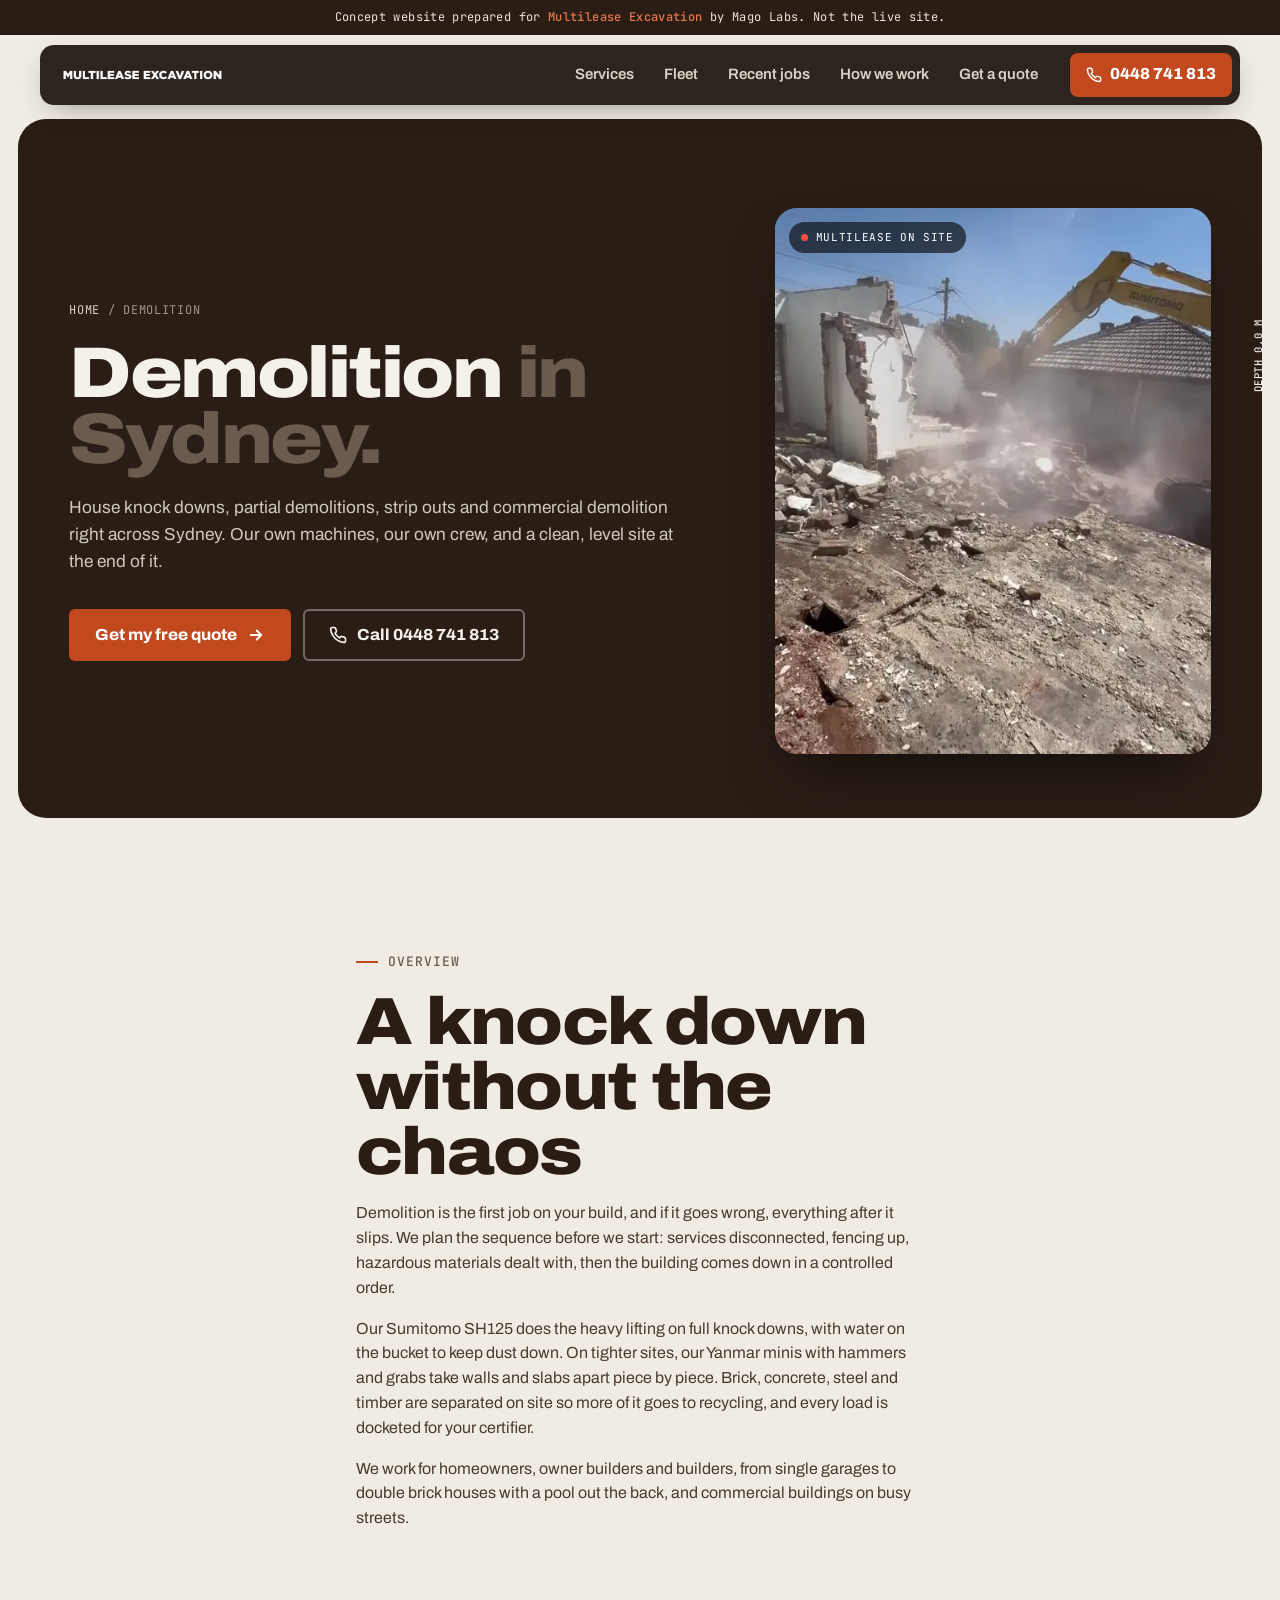
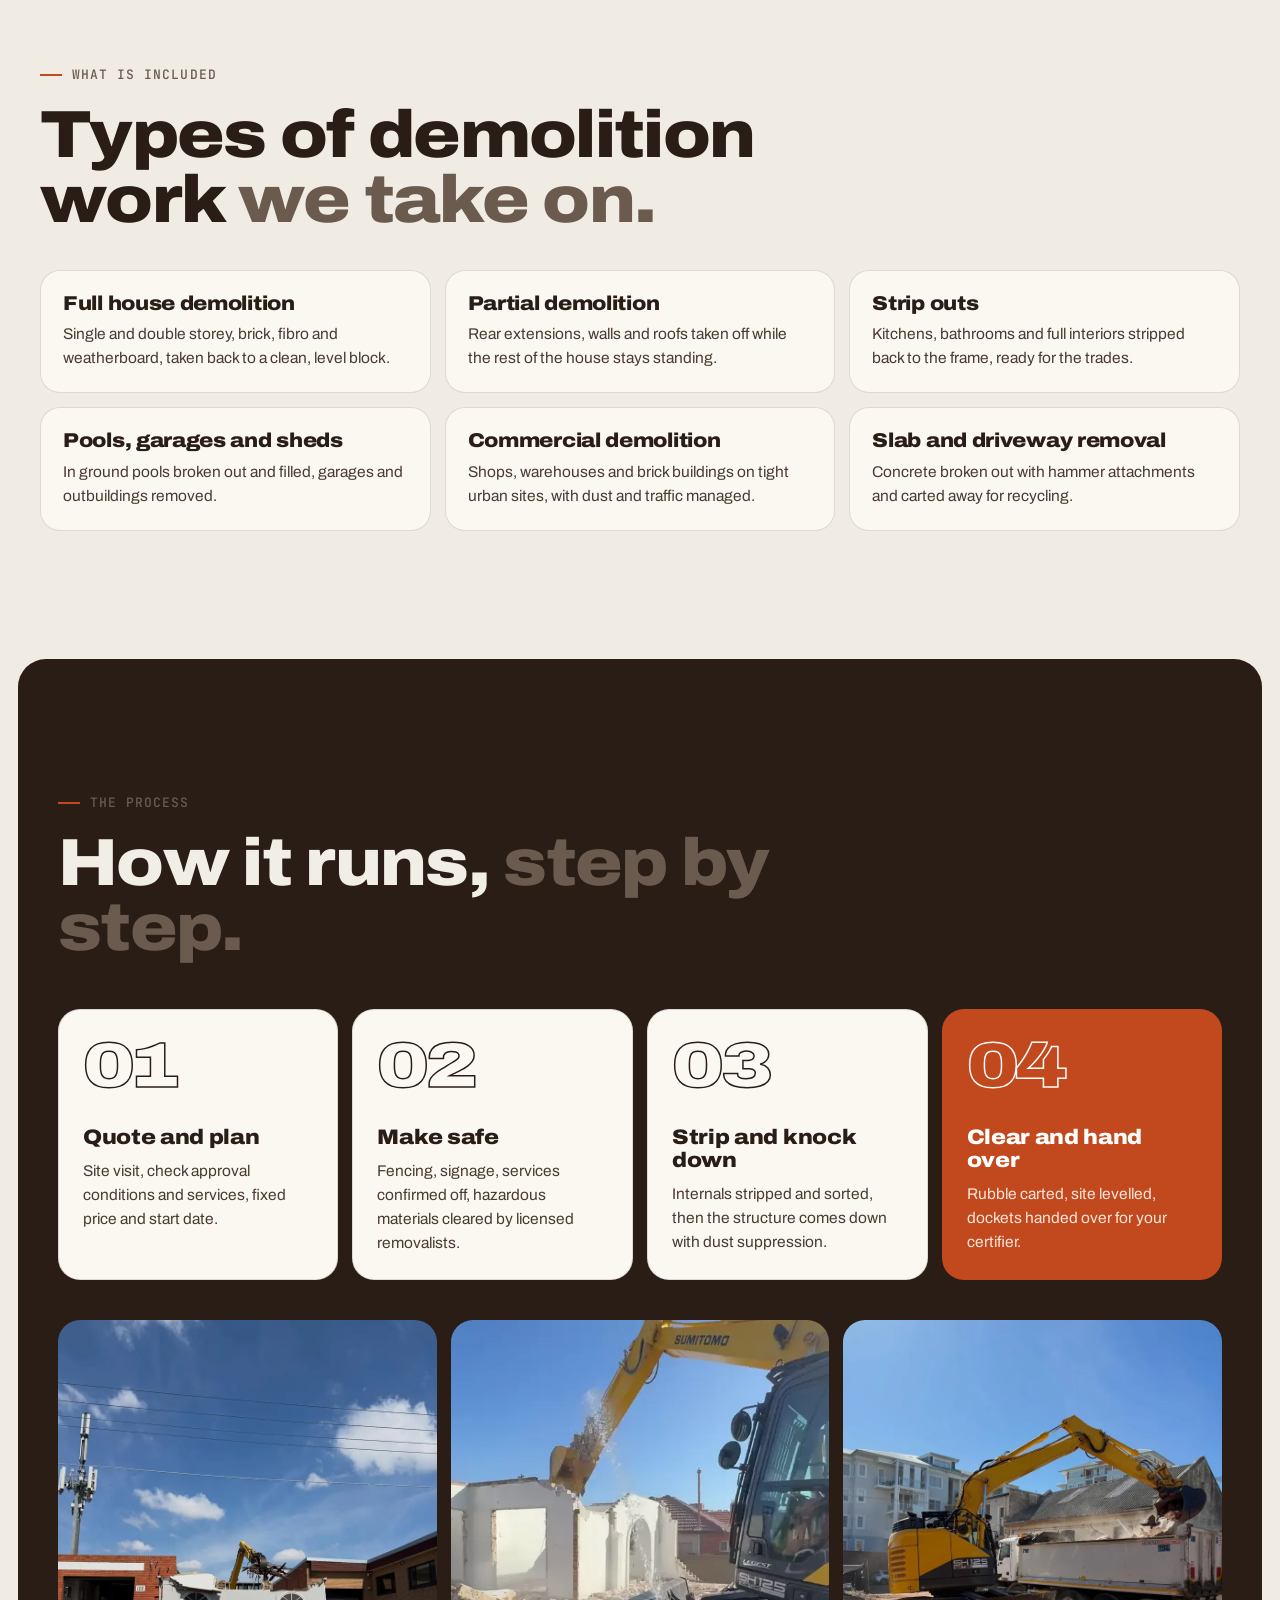
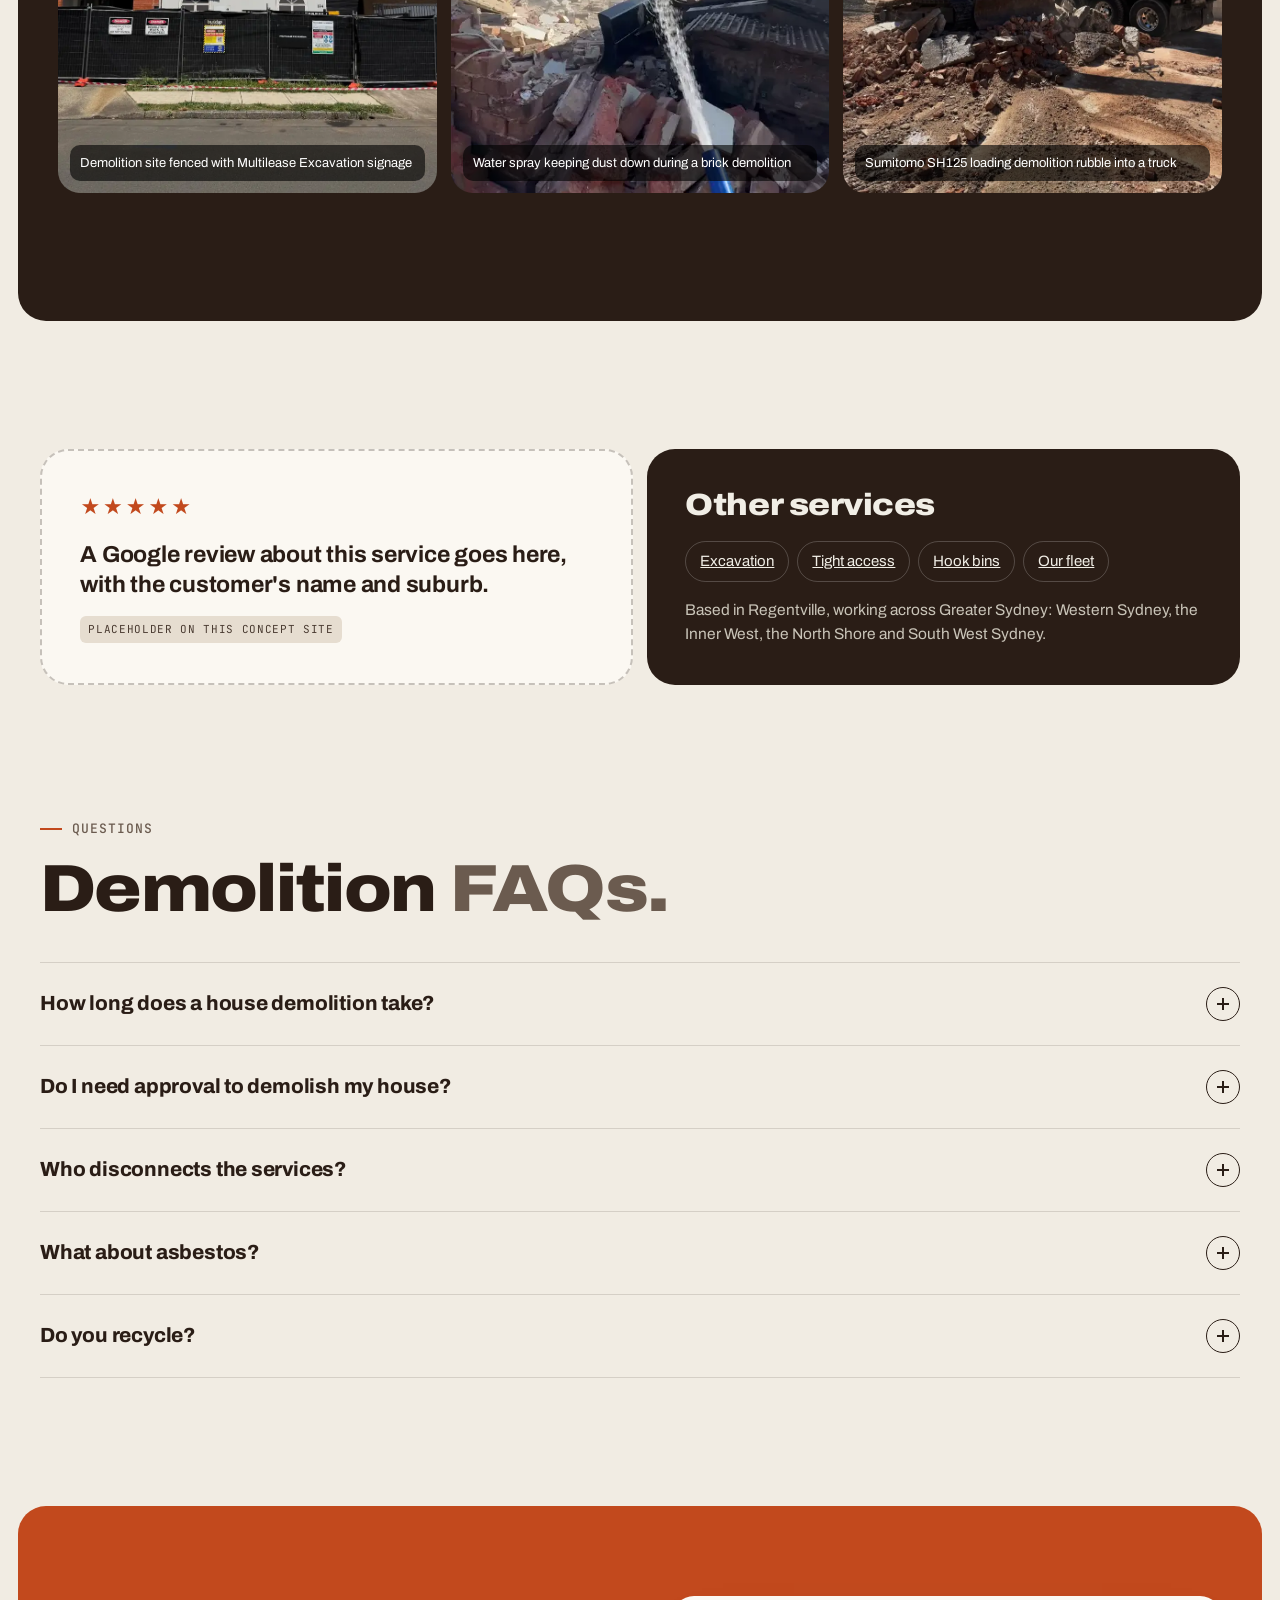
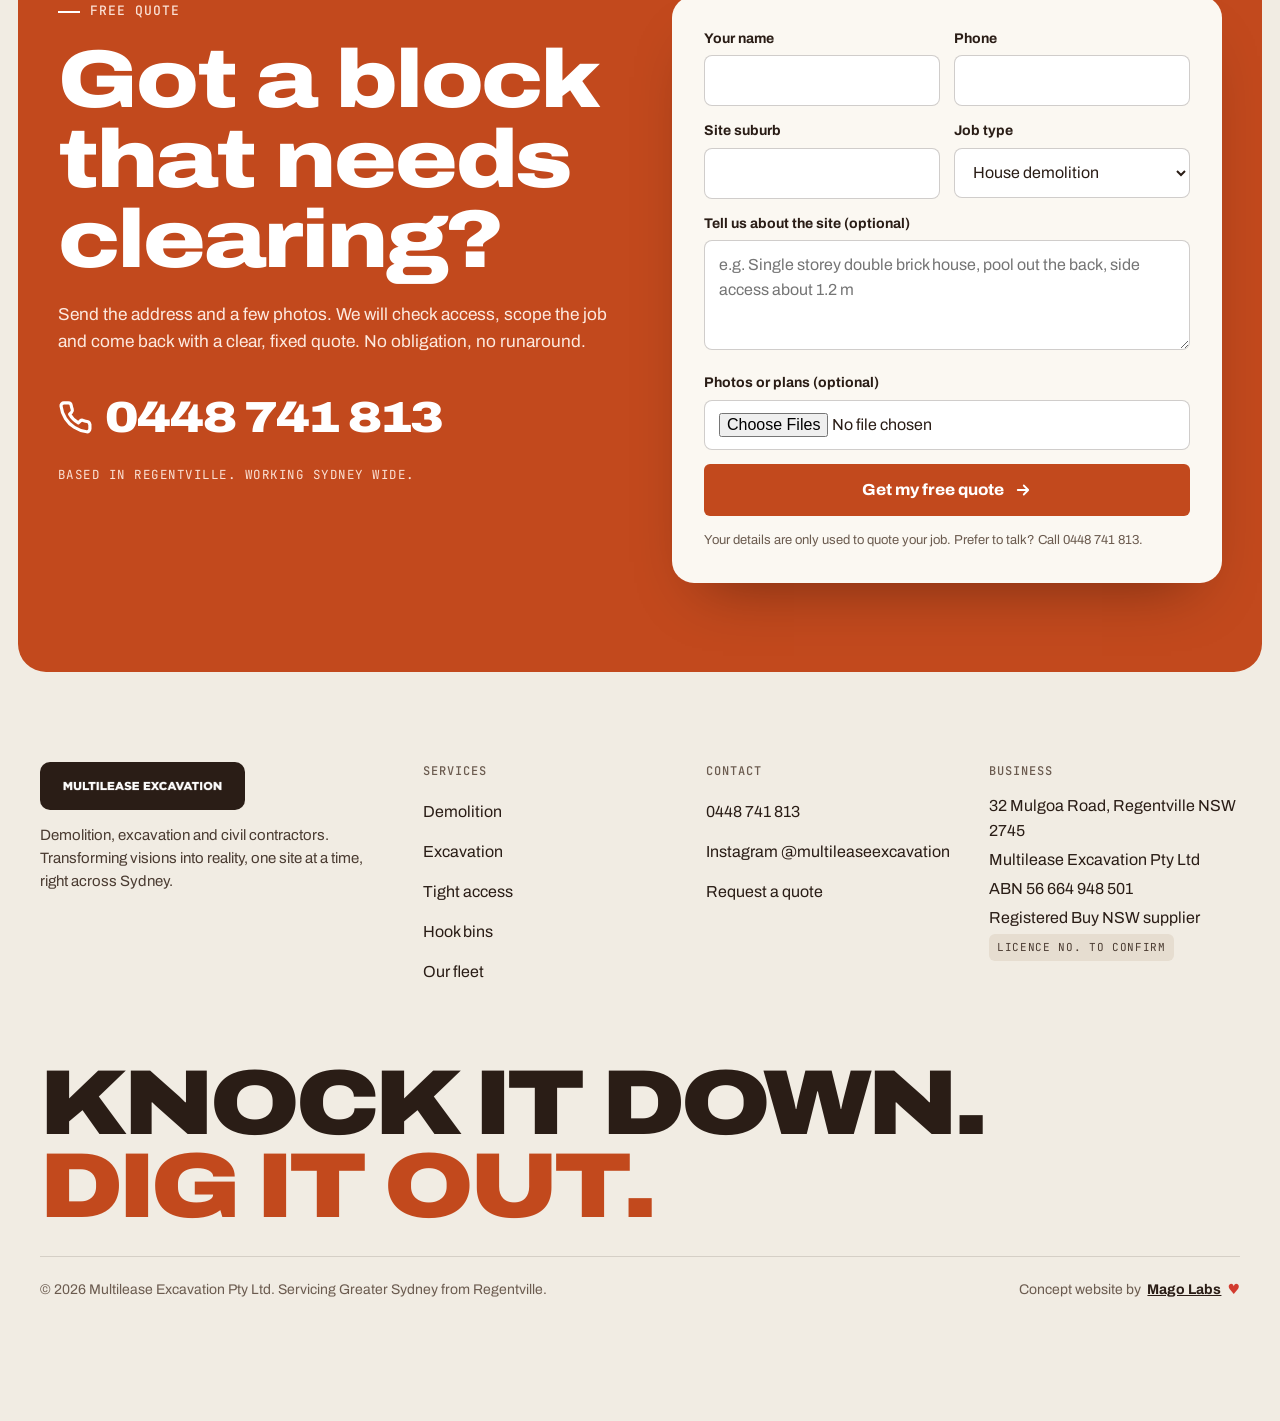
<file: demolition-sydney.html>
<!doctype html>
<html lang="en-AU">
<head>
<meta charset="utf-8">
<meta name="viewport" content="width=device-width, initial-scale=1, viewport-fit=cover">
<title>Demolition Sydney | House & Commercial Demolition | Multilease Excavation</title>
<meta name="description" content="House, garage, pool and commercial demolition across Sydney. Strip outs, partial demos and full knock downs with our own machines, dust control and recycling. Free quote.">
<meta name="robots" content="noindex, nofollow">
<meta name="theme-color" content="#2a1d16">
<link rel="canonical" href="https://multileaseexcavation.vercel.app/demolition-sydney.html">
<meta property="og:type" content="website">
<meta property="og:site_name" content="Multilease Excavation">
<meta property="og:url" content="https://multileaseexcavation.vercel.app/demolition-sydney.html">
<meta property="og:title" content="Demolition Sydney | House & Commercial Demolition | Multilease Excavation">
<meta property="og:description" content="House, garage, pool and commercial demolition across Sydney. Strip outs, partial demos and full knock downs with our own machines, dust control and recycling. Free quote.">
<meta property="og:image" content="https://multileaseexcavation.vercel.app/og-image.jpg">
<meta property="og:image:width" content="1200">
<meta property="og:image:height" content="630">
<meta property="og:image:alt" content="Multilease Excavation: Knock it down. Dig it out. Demolition and excavation in Sydney. Call 0448 741 813.">
<meta property="og:locale" content="en_AU">
<meta name="twitter:card" content="summary_large_image">
<meta name="twitter:title" content="Demolition Sydney | House & Commercial Demolition | Multilease Excavation">
<meta name="twitter:description" content="House, garage, pool and commercial demolition across Sydney. Strip outs, partial demos and full knock downs with our own machines, dust control and recycling. Free quote.">
<meta name="twitter:image" content="https://multileaseexcavation.vercel.app/og-image.jpg">
<link rel="icon" href="favicon.ico" sizes="48x48">
<link rel="icon" type="image/png" sizes="32x32" href="media/icon-32.png">
<link rel="icon" type="image/png" sizes="192x192" href="media/icon-192.png">
<link rel="apple-touch-icon" href="media/apple-touch-icon.png">
<link rel="manifest" href="site.webmanifest">
<link rel="preconnect" href="https://fonts.googleapis.com">
<link rel="preconnect" href="https://fonts.gstatic.com" crossorigin>
<link href="https://fonts.googleapis.com/css2?family=Archivo:wdth,wght@62..125,400..900&family=JetBrains+Mono:wght@500&display=swap" rel="stylesheet">
<script>document.documentElement.classList.add('js')</script>
<script type="application/ld+json">{"@context": "https://schema.org", "@type": "GeneralContractor", "name": "Multilease Excavation Pty Ltd", "alternateName": "Multilease Excavation", "description": "Sydney demolition and excavation contractor with its own fleet: house and commercial demolition, strip outs, bulk and tight access excavation, site clean up and hook bins.", "telephone": "+61 448 741 813", "image": "https://multileaseexcavation.vercel.app/og-image.jpg", "url": "https://multileaseexcavation.vercel.app/", "logo": "https://multileaseexcavation.vercel.app/media/logo-square.png", "address": {"@type": "PostalAddress", "streetAddress": "32 Mulgoa Road", "addressLocality": "Regentville", "addressRegion": "NSW", "postalCode": "2745", "addressCountry": "AU"}, "areaServed": [{"@type": "City", "name": "Sydney"}, "Penrith", "Western Sydney", "Inner West", "North Shore", "South West Sydney"], "identifier": {"@type": "PropertyValue", "propertyID": "ABN", "value": "56 664 948 501"}, "sameAs": ["https://www.instagram.com/multileaseexcavation/"], "knowsAbout": ["Demolition", "Excavation", "Tight access excavation", "Strip outs", "Site clean up", "Hook bins", "OSD tank excavation"]}</script>
<script type="application/ld+json">{"@context": "https://schema.org", "@type": "FAQPage", "mainEntity": [{"@type": "Question", "name": "How long does a house demolition take?", "acceptedAnswer": {"@type": "Answer", "text": "Most single houses come down and are carted away in a few days to a week once the site is made safe. Double brick, pools, slabs and tight access add time. We give you a start date and a realistic finish date in the quote."}}, {"@type": "Question", "name": "Do I need approval to demolish my house?", "acceptedAnswer": {"@type": "Answer", "text": "Usually yes. In NSW most demolitions need a DA or a complying development certificate. Your builder or certifier normally organises it, and we work to the conditions on that approval."}}, {"@type": "Question", "name": "Who disconnects the services?", "acceptedAnswer": {"@type": "Answer", "text": "Electricity, gas, water and sewer must be disconnected or capped before demolition. We tell you exactly what needs to be done and when, so nothing holds up the start date."}}, {"@type": "Question", "name": "What about asbestos?", "acceptedAnswer": {"@type": "Answer", "text": "Asbestos is removed by a licensed removalist under NSW rules before the main demolition, and a clearance certificate is issued. We have taken down asbestos garages and plan the job around it."}}, {"@type": "Question", "name": "Do you recycle?", "acceptedAnswer": {"@type": "Answer", "text": "Yes. Brick, concrete, steel, timber and green waste are separated on site wherever possible, so less goes to landfill."}}]}</script>
<script type="application/ld+json">{"@context": "https://schema.org", "@type": "BreadcrumbList", "itemListElement": [{"@type": "ListItem", "position": 1, "name": "Home", "item": "index.html"}, {"@type": "ListItem", "position": 2, "name": "Demolition", "item": "demolition-sydney.html"}]}</script>
<script type="application/ld+json">{"@context": "https://schema.org", "@type": "Service", "serviceType": "Demolition", "provider": {"@type": "GeneralContractor", "name": "Multilease Excavation Pty Ltd", "telephone": "+61 448 741 813"}, "areaServed": {"@type": "City", "name": "Sydney"}, "description": "House, garage, pool and commercial demolition across Sydney. Strip outs, partial demos and full knock downs with our own machines, dust control and recycling. Free quote."}</script>
<style>:root{
  --bg:#f1ece3; --card:#fbf8f2; --ink:#2a1d16; --ink-2:#4a3b31; --muted:#6b5b4f;
  --line:rgba(42,29,22,.14); --accent:#c2491d; --accent-ink:#fff; --accent-dk:#963511; --accent-lt:#e8794a;
  --r-card:28px; --r-btn:6px; --max:1320px; --gut:clamp(16px,4vw,40px);
  --ease:cubic-bezier(.2,.7,.1,1); --ease-out:cubic-bezier(.16,1,.3,1);
  --font:"Archivo",system-ui,-apple-system,"Segoe UI",sans-serif;
  --mono:"JetBrains Mono",ui-monospace,SFMono-Regular,Menlo,monospace;
}
*{box-sizing:border-box;margin:0;padding:0}
html{-webkit-text-size-adjust:100%;scroll-behavior:smooth;scroll-padding-top:96px}
body{background:var(--bg);color:var(--ink);font-family:var(--font);font-size:clamp(16px,1.1vw,18px);line-height:1.55;-webkit-font-smoothing:antialiased;-webkit-tap-highlight-color:transparent;overflow-x:hidden}
img,video{display:block;max-width:100%}
a{color:inherit}
button,input,select,textarea{font:inherit;color:inherit}
:focus-visible{outline:3px solid var(--accent);outline-offset:3px;border-radius:4px}
.wrap{max-width:var(--max);margin:0 auto;padding:0 var(--gut)}
.sr{position:absolute;width:1px;height:1px;overflow:hidden;clip:rect(0 0 0 0);white-space:nowrap}
.skip{position:absolute;left:-999px;top:8px;z-index:200;background:var(--ink);color:#fff;padding:10px 14px;border-radius:6px}
.skip:focus{left:8px}

/* type */
.label{font-family:var(--mono);font-size:13px;font-weight:500;letter-spacing:.08em;text-transform:uppercase;color:var(--muted);display:inline-flex;align-items:center;gap:10px}
.label::before{content:"";width:22px;height:2px;background:var(--accent)}
.dark .label{color:#b9b4a8}
h1,h2,h3{font-weight:850;font-stretch:112%;letter-spacing:-.025em;line-height:.98}
h2{font-size:clamp(38px,5.2vw,68px);margin-top:18px}
h2 .soft,h1 .soft{color:var(--muted)}
.dark h2 .soft{color:#8f8a7e}
h3{font-size:clamp(22px,2vw,28px);line-height:1.08;letter-spacing:-.015em}
.lede{font-size:clamp(17px,1.35vw,20px);color:var(--ink-2);max-width:62ch;margin-top:22px}
.dark .lede{color:#c9c4b8}
.mono{font-family:var(--mono);font-size:12.5px;letter-spacing:.04em;text-transform:uppercase}

/* buttons */
.btn{display:inline-flex;align-items:center;justify-content:center;gap:10px;min-height:52px;padding:0 24px;border-radius:var(--r-btn);font-weight:750;font-stretch:105%;text-decoration:none;border:2px solid transparent;cursor:pointer;position:relative;overflow:hidden;isolation:isolate;transition:transform .2s var(--ease-out)}
.btn:active{transform:translateY(1px) scale(.985)}
.btn-primary{background:var(--accent);color:var(--accent-ink)}
.btn-primary::after{content:"";position:absolute;inset:0;background:var(--accent-dk);transform:translateY(101%);transition:transform .45s var(--ease-out);z-index:-1}
.btn-primary:hover{color:#fff}
.btn-primary:hover::after{transform:translateY(0)}
.btn-ghost{border-color:currentColor;background:transparent}
.btn-ghost:hover{background:rgba(255,255,255,.08)}
.btn svg{width:18px;height:18px;flex:none}
.btn .arrow{transition:transform .35s var(--ease-out)}
.btn:hover .arrow{transform:translateX(4px)}

/* demo banner */
.demo-banner{background:var(--ink);color:#e9e5da;font-family:var(--mono);font-size:12px;letter-spacing:.03em;text-align:center;padding:9px 16px;line-height:1.4}
.demo-banner strong{color:var(--accent-lt);font-weight:500}

/* header */
.header{position:sticky;top:10px;z-index:90;padding:0 var(--gut);margin-top:10px}
.nav{max-width:var(--max);margin:0 auto;background:rgba(31,21,15,.93);backdrop-filter:blur(10px);-webkit-backdrop-filter:blur(10px);border-radius:14px;display:flex;align-items:center;gap:18px;padding:8px 8px 8px 18px;color:#f3f0e8;box-shadow:0 10px 30px -12px rgba(0,0,0,.45)}
.brand{display:flex;align-items:center;flex:none;min-height:44px}
.brand img{height:20px;width:auto}
.nav-links{display:flex;gap:2px;margin-left:auto;list-style:none}
.nav-links a{display:flex;align-items:center;min-height:44px;padding:0 14px;text-decoration:none;font-size:15px;font-weight:600;color:#d8d4c9;border-radius:8px;transition:color .2s,background .2s}
.nav-links a:hover{color:#fff;background:rgba(255,255,255,.07)}
.nav-call{display:inline-flex;align-items:center;gap:8px;min-height:44px;padding:0 16px;border-radius:8px;background:var(--accent);color:#fff;font-weight:800;text-decoration:none;white-space:nowrap}
.nav-call svg{width:16px;height:16px}
.menu-btn{display:none;margin-left:auto;width:44px;height:44px;border:0;background:transparent;color:#fff;cursor:pointer;border-radius:8px}
.menu-btn span{display:block;width:20px;height:2px;background:currentColor;margin:5px auto;transition:transform .3s var(--ease-out),opacity .2s}
.menu-open .menu-btn span:nth-child(1){transform:translateY(7px) rotate(45deg)}
.menu-open .menu-btn span:nth-child(2){opacity:0}
.menu-open .menu-btn span:nth-child(3){transform:translateY(-7px) rotate(-45deg)}
@media (max-width:960px){
  .nav-links{display:none;position:absolute;left:var(--gut);right:var(--gut);top:calc(100% + 8px);flex-direction:column;background:#1f150f;border-radius:14px;padding:10px}
  .menu-open .nav-links{display:flex}
  .nav-links a{font-size:18px;min-height:52px}
  .menu-btn{display:block}
  .nav-call .t{display:none}
  .nav-call{padding:0 14px}
}

/* sections */
section{position:relative}
.sec{padding:clamp(72px,10vw,150px) 0}
.band{background:var(--ink);color:#f1eee6;border-radius:var(--r-card);margin:0 clamp(8px,1.4vw,18px)}
.head{max-width:860px}
.head-row{display:flex;justify-content:space-between;align-items:flex-end;gap:32px;flex-wrap:wrap}

/* hero */
.hero{margin:14px clamp(8px,1.4vw,18px) 0;background:var(--ink);color:#f4f1ea;border-radius:var(--r-card);overflow:hidden;position:relative}
.hero::before{content:"";position:absolute;inset:0;background:repeating-linear-gradient(90deg,rgba(255,255,255,.035) 0 1px,transparent 1px 120px);pointer-events:none}
.hero-grid{display:grid;grid-template-columns:1.25fr .9fr;gap:clamp(24px,4vw,64px);align-items:center;padding:clamp(48px,7vw,96px) clamp(20px,4vw,64px) clamp(40px,5vw,72px);max-width:1440px;margin:0 auto;position:relative}
.hero h1{font-size:clamp(56px,8.4vw,124px);line-height:.9;letter-spacing:-.035em;font-stretch:118%}
.hero h1 .kicker{display:flex;align-items:center;gap:10px;font-family:var(--mono);font-size:13px;font-weight:500;letter-spacing:.1em;text-transform:uppercase;color:#bdb8ac;margin-bottom:26px;font-stretch:100%}
.hero h1 .kicker i{width:8px;height:8px;border-radius:50%;background:var(--accent-lt);box-shadow:0 0 0 0 rgba(232,121,74,.6);animation:ping 2.2s infinite}
@keyframes ping{70%{box-shadow:0 0 0 10px rgba(232,121,74,0)}100%{box-shadow:0 0 0 0 rgba(232,121,74,0)}}
.hero h1 .ln{display:block;overflow:hidden;padding-bottom:.06em}
.hero h1 .ln>span{display:inline-block}
.hero h1 .ln.y>span{color:var(--accent-lt)}
.hero .lede{color:#cfcabe;max-width:54ch}
.hero-ctas{display:flex;flex-wrap:wrap;gap:12px;margin-top:34px}
.hero-ctas .btn-ghost{color:#f4f1ea;border-color:rgba(255,255,255,.35)}
.chips{display:flex;flex-wrap:wrap;gap:8px;margin-top:34px;list-style:none}
.chips li{font-family:var(--mono);font-size:12px;letter-spacing:.04em;text-transform:uppercase;border:1px solid rgba(255,255,255,.18);border-radius:999px;padding:8px 12px;color:#d6d1c5}
.hero-media{position:relative;justify-self:end;width:min(100%,460px)}
.vcard{position:relative;border-radius:22px;overflow:hidden;background:#222;aspect-ratio:4/5;box-shadow:0 30px 60px -20px rgba(0,0,0,.6)}
.vcard video,.vcard img{width:100%;height:100%;object-fit:cover}
.vcard .tag{position:absolute;left:14px;top:14px;display:flex;align-items:center;gap:8px;background:rgba(0,0,0,.6);backdrop-filter:blur(6px);color:#fff;border-radius:999px;padding:7px 12px;font-family:var(--mono);font-size:11px;letter-spacing:.06em;text-transform:uppercase}
.vcard .tag i{width:7px;height:7px;border-radius:50%;background:#ff4a3d}
.hero-media .mini{position:absolute;left:-18%;bottom:-6%;width:44%;aspect-ratio:3/4;border-radius:16px;overflow:hidden;border:4px solid var(--ink);box-shadow:0 20px 40px -12px rgba(0,0,0,.6)}
.hero-media .mini img{width:100%;height:100%;object-fit:cover}
.hero-media .spec{position:absolute;right:-10px;top:12%;background:var(--accent);color:#fff;border-radius:12px;padding:12px 14px;font-family:var(--mono);font-size:11.5px;line-height:1.35;text-transform:uppercase;letter-spacing:.04em;box-shadow:0 14px 30px -10px rgba(0,0,0,.5)}
.hero-media .spec b{display:block;font-family:var(--font);font-size:26px;font-weight:900;font-stretch:115%;letter-spacing:-.02em;text-transform:none}
@media (max-width:960px){
  .hero-grid{grid-template-columns:1fr}
  .hero-media{justify-self:center;width:min(86%,420px);margin:20px auto 30px}
  .hero-media .mini{left:-10%}
  .hero-media .spec{right:-6px}
}

/* marquee */
.proof{padding:28px 0 0}
.marquee{overflow:hidden;border-block:1px solid var(--line);padding:16px 0;mask-image:linear-gradient(90deg,transparent,#000 8%,#000 92%,transparent)}
.marquee-track{display:flex;gap:48px;width:max-content;animation:mq 38s linear infinite}
.marquee span{font-weight:800;font-stretch:115%;font-size:clamp(18px,2vw,26px);letter-spacing:-.01em;display:flex;align-items:center;gap:48px;white-space:nowrap}
.marquee span::after{content:"";width:10px;height:10px;background:var(--accent);transform:rotate(45deg)}
@keyframes mq{to{transform:translateX(-50%)}}
.stats{display:grid;grid-template-columns:repeat(4,1fr);gap:0;margin-top:clamp(36px,5vw,64px)}
.stat{padding:8px 24px 8px 0;border-right:1px solid var(--line);margin-right:24px}
.stat:last-child{border:0;margin:0}
.stat b{display:block;white-space:nowrap;font-size:clamp(44px,5vw,76px);font-weight:900;font-stretch:120%;letter-spacing:-.04em;line-height:.95}
.stat b small{font-size:.45em;letter-spacing:0;margin-left:4px}
.stat p{color:var(--muted);font-size:15px;margin-top:10px;max-width:28ch}
@media (max-width:860px){.stats{grid-template-columns:1fr 1fr;row-gap:32px}.stat b{font-size:clamp(40px,12vw,56px)}.stat:nth-child(2){border:0;margin:0}}

/* problem */
.problem-grid{display:grid;grid-template-columns:1.1fr .9fr;gap:clamp(32px,6vw,96px);align-items:start}
.quote-stack{display:grid;gap:12px;margin-top:8px}
.qbubble{background:var(--card);border:1px solid var(--line);border-radius:18px;padding:18px 20px;font-size:17px;line-height:1.45}
.qbubble small{display:block;font-family:var(--mono);font-size:11.5px;text-transform:uppercase;letter-spacing:.05em;color:var(--muted);margin-top:8px}
.qbubble:nth-child(2){margin-left:10%}
.qbubble:nth-child(3){margin-left:4%}
.answer{margin-top:28px;font-size:clamp(22px,2.2vw,30px);font-weight:800;font-stretch:110%;letter-spacing:-.02em;line-height:1.15}
.answer mark{background:linear-gradient(transparent 58%,rgba(194,73,29,.32) 58%);color:inherit;padding:0 2px}
@media (max-width:860px){.problem-grid{grid-template-columns:1fr}}

/* services */
.svc-grid{display:grid;grid-template-columns:repeat(6,1fr);gap:14px;margin-top:clamp(40px,5vw,64px)}
.svc{grid-column:span 2;background:var(--card);border:1px solid var(--line);border-radius:var(--r-card);padding:26px;display:flex;flex-direction:column;gap:14px;text-decoration:none;position:relative;overflow:hidden;min-height:300px;transition:transform .4s var(--ease-out),box-shadow .4s var(--ease-out)}
.svc:nth-child(4),.svc:nth-child(5){grid-column:span 3}
.svc:hover{transform:translateY(-4px);box-shadow:0 24px 40px -24px rgba(0,0,0,.35)}
.svc .num{font-family:var(--mono);font-size:12px;color:var(--muted)}
.svc h3{margin-top:auto}
.svc p{color:var(--ink-2);font-size:16px}
.svc .go{display:inline-flex;align-items:center;gap:8px;font-weight:750;font-size:15px}
.svc .go svg{width:16px;height:16px;transition:transform .35s var(--ease-out)}
.svc:hover .go svg{transform:translateX(5px)}
.svc .thumb{position:absolute;right:-30px;top:-30px;width:150px;height:150px;border-radius:50%;overflow:hidden;opacity:.95;transition:transform .6s var(--ease-out)}
.svc .thumb img{width:100%;height:100%;object-fit:cover}
.svc:hover .thumb{transform:scale(1.08) rotate(-4deg)}
.svc.feature{background:var(--ink);color:#f1eee6;border-color:transparent}
.svc.feature p{color:#c9c4b8}
.svc.feature .num{color:#9d978a}
@media (max-width:960px){.svc,.svc:nth-child(4),.svc:nth-child(5){grid-column:span 3}}
@media (max-width:640px){.svc-grid{grid-template-columns:1fr}.svc,.svc:nth-child(4),.svc:nth-child(5){grid-column:auto;min-height:0;padding-top:120px}}

/* story */
.story{padding:clamp(72px,10vw,140px) 0}
.story-steps{list-style:none;display:grid;gap:28px;margin-top:48px}
.step{display:grid;grid-template-columns:1fr 1fr;gap:28px;align-items:center}
.step .media{border-radius:22px;overflow:hidden;aspect-ratio:4/5;background:#222;max-height:72vh}
.step .media img,.step .media video{width:100%;height:100%;object-fit:cover}
.step .n{font-family:var(--mono);color:var(--accent-lt);font-size:13px;letter-spacing:.08em}
.step h3{font-size:clamp(30px,3.6vw,52px);margin:10px 0 14px;font-stretch:115%}
.step p{color:#c9c4b8;max-width:44ch}
@media (max-width:760px){.step{grid-template-columns:1fr}.step .media{aspect-ratio:4/3}}
/* pinned mode (desktop, motion allowed) */
.story.pin{padding:0}
.story.pin .story-scroller{height:calc(var(--steps) * 85vh + 100vh);position:relative}
.story.pin .story-sticky{position:sticky;top:0;height:100vh;padding-top:110px!important;display:grid;grid-template-columns:1fr 1fr;gap:clamp(32px,5vw,80px);align-items:center;padding:96px clamp(20px,4vw,64px) 40px;max-width:1440px;margin:0 auto}
.story.pin .story-steps{display:block;position:relative;margin:0;height:100%}
.story.pin .step{position:absolute;inset:0;display:block;opacity:0;transition:opacity .5s var(--ease)}
.story.pin .step.on{opacity:1}
.story.pin .step .copy{position:absolute;left:0;top:50%;transform:translateY(-40%);transition:transform .7s var(--ease-out)}
.story.pin .step.on .copy{transform:translateY(-50%)}
.story.pin .step .media{display:none}
.story-stage{display:none}
.story.pin .story-stage{display:block;position:relative;height:min(calc(100vh - 210px),720px);aspect-ratio:4/5;justify-self:center;align-self:start;border-radius:24px;overflow:hidden;background:#111}
.story-stage .layer{position:absolute;inset:0;opacity:0;transform:scale(1.08);transition:opacity .7s var(--ease),transform 1.2s var(--ease-out)}
.story-stage .layer.on{opacity:1;transform:scale(1)}
.story-stage .layer img,.story-stage .layer video{width:100%;height:100%;object-fit:cover}
.story.pin .story-left{display:flex;flex-direction:column;height:100%;padding-bottom:60px}
.story.pin .story-left .head h2{font-size:clamp(34px,3.6vw,54px)}
.story.pin .story-steps{flex:1}
.rail{display:none}
.story.pin .rail{display:block;position:absolute;left:clamp(20px,4vw,64px);right:clamp(20px,4vw,64px);bottom:34px;height:46px}
.rail .track{position:absolute;left:0;right:0;bottom:6px;height:2px;background:rgba(255,255,255,.16)}
.rail .fill{position:absolute;left:0;bottom:6px;height:2px;width:100%;background:var(--accent-lt);transform-origin:left;transform:scaleX(0)}
.rail .dig{position:absolute;left:0;bottom:8px;width:54px;height:34px;color:var(--accent-lt);will-change:transform}
.rail .ticks{position:absolute;left:0;right:0;bottom:-18px;display:flex;justify-content:space-between;font-family:var(--mono);font-size:10.5px;color:#8f8a7e;text-transform:uppercase;letter-spacing:.06em}

/* fleet */
.fleet-top{display:grid;grid-template-columns:1fr 1fr;gap:clamp(24px,5vw,80px);align-items:end}
.gate{background:var(--card);border:1px solid var(--line);border-radius:22px;padding:22px 24px}
.gate label{display:flex;justify-content:space-between;align-items:baseline;gap:12px;font-weight:700}
.gate output{font-family:var(--font);font-weight:900;font-stretch:120%;font-size:40px;letter-spacing:-.03em;line-height:1}
.gate input[type=range]{width:100%;margin:18px 0 8px;accent-color:var(--ink);height:44px;cursor:pointer}
.gate .scale{display:flex;justify-content:space-between;font-family:var(--mono);font-size:11px;color:var(--muted)}
.gate .verdict{margin-top:12px;font-size:15px;color:var(--ink-2);min-height:3em}
.fleet{display:grid;grid-template-columns:repeat(5,1fr);gap:12px;margin-top:40px;list-style:none}
.mach{background:var(--card);border:1px solid var(--line);border-radius:22px;overflow:hidden;display:flex;flex-direction:column;transition:opacity .4s,filter .4s,transform .4s var(--ease-out)}
.mach .ph{aspect-ratio:1/1;overflow:hidden;position:relative}
.mach .ph img{width:100%;height:100%;object-fit:cover;transition:transform .8s var(--ease-out)}
.mach:hover .ph img{transform:scale(1.05)}
.mach .fit{position:absolute;left:10px;top:10px;font-family:var(--mono);font-size:11px;text-transform:uppercase;letter-spacing:.06em;border-radius:999px;padding:6px 10px;background:var(--accent);color:#fff;font-weight:500}
.mach .bd{padding:16px 16px 18px;display:flex;flex-direction:column;gap:6px;flex:1}
.mach h3{font-size:20px}
.mach .meta{font-family:var(--mono);font-size:11.5px;color:var(--muted);text-transform:uppercase;letter-spacing:.04em}
.mach p{font-size:14.5px;color:var(--ink-2)}
.mach.no{opacity:.45;filter:grayscale(1)}
.mach.no .fit{background:#d7d3c9;color:#4a473f}
.foot-note{font-size:14px;color:var(--muted);margin-top:18px;max-width:80ch}
@media (max-width:1100px){.fleet{grid-template-columns:repeat(3,1fr)}}
@media (max-width:860px){.fleet-top{grid-template-columns:1fr}}
@media (max-width:640px){.fleet{grid-template-columns:1fr 1fr}.mach h3{font-size:17px}.mach p{display:none}}

/* projects */
.rail-wrap{margin-top:44px}
.prj-rail{display:flex;gap:16px;overflow-x:auto;scroll-snap-type:x mandatory;padding:4px var(--gut) 22px max(var(--gut),calc((100vw - var(--max))/2 + var(--gut)));scroll-padding-left:max(var(--gut),calc((100vw - var(--max))/2 + var(--gut)));scrollbar-width:thin;scrollbar-color:#8f8a7e transparent;overscroll-behavior-x:contain}
.prj{flex:0 0 clamp(270px,27vw,370px);scroll-snap-align:start;border-radius:var(--r-card);overflow:hidden;background:#1f150f;color:#fff;display:flex;flex-direction:column;border:1px solid rgba(255,255,255,.08)}
.prj .pm{position:relative;aspect-ratio:4/5;overflow:hidden;background:#140d09}
.prj .pm video,.prj .pm img{position:absolute;inset:0;width:100%;height:100%;object-fit:cover;transition:transform 1s var(--ease-out)}
.prj:hover .pm video,.prj:hover .pm img{transform:scale(1.04)}
.prj .pm::after{content:"";position:absolute;inset:0;background:linear-gradient(180deg,rgba(0,0,0,.5) 0%,transparent 26%);pointer-events:none}
.prj .top{position:absolute;left:16px;right:16px;top:14px;z-index:1;display:flex;justify-content:space-between;gap:10px;font-family:var(--mono);font-size:11.5px;text-transform:uppercase;letter-spacing:.06em}
.prj .bt{padding:18px 20px 22px;flex:1}
.prj .big{display:block;font-size:clamp(30px,2.6vw,40px);font-weight:900;font-stretch:120%;letter-spacing:-.04em;line-height:.95;color:var(--accent-lt)}
.prj h3{font-size:20px;margin-top:8px}
.prj p{font-size:14.5px;color:#d9cfc4;margin-top:8px}
.prj.text .pm{background:radial-gradient(circle,rgba(255,255,255,.08) 1.2px,transparent 1.6px) 0 0/14px 14px,var(--accent);display:grid;place-items:center}
.prj.text .pm::after{display:none}
.prj.text .pm .big{color:#fff;font-size:clamp(64px,6.4vw,104px)}
.rail-btns{display:flex;gap:8px}
.rail-btns button{width:48px;height:48px;border-radius:50%;border:1.5px solid rgba(255,255,255,.35);background:transparent;color:#fff;cursor:pointer;display:grid;place-items:center;transition:background .2s}
.rail-btns button:hover{background:rgba(255,255,255,.1)}
.rail-btns svg{width:18px;height:18px}

/* compare */
.compare{display:grid;grid-template-columns:1fr 1fr;gap:14px;margin-top:48px}
.col{border-radius:var(--r-card);padding:clamp(24px,3vw,40px)}
.col.them{background:var(--card);border:1px solid var(--line)}
.col.us{background:var(--ink);color:#f1eee6}
.col h3{font-size:clamp(22px,2.2vw,30px);margin-bottom:22px}
.col ul{list-style:none;display:grid;gap:14px}
.col li{display:grid;grid-template-columns:26px 1fr;gap:10px;font-size:16.5px}
.col li svg{width:22px;height:22px;margin-top:2px}
.col.them li{color:var(--ink-2)}
.col.us li svg{color:var(--accent-lt)}
.dont{margin-top:28px;font-size:clamp(20px,2vw,26px);font-weight:800;font-stretch:110%;letter-spacing:-.015em;max-width:40ch}
@media (max-width:760px){.compare{grid-template-columns:1fr}}

/* process */
.steps4{display:grid;grid-template-columns:repeat(4,1fr);gap:14px;margin-top:48px;list-style:none;counter-reset:s}
.steps4 li{background:var(--card);border:1px solid var(--line);border-radius:22px;padding:24px;position:relative;overflow:hidden}
.steps4 li::before{counter-increment:s;content:"0" counter(s);display:block;font-weight:900;font-stretch:125%;font-size:64px;letter-spacing:-.05em;line-height:1;color:transparent;-webkit-text-stroke:1.5px var(--ink);margin-bottom:28px}
.steps4 h3{font-size:21px;margin-bottom:10px}
.steps4 p{font-size:15.5px;color:var(--ink-2)}
.steps4 li:last-child{background:var(--accent);border-color:transparent;color:#fff}
.steps4 li:last-child p{color:#fde6dc}
.steps4 li:last-child::before{-webkit-text-stroke-color:#fff}
@media (max-width:960px){.steps4{grid-template-columns:1fr 1fr}}
@media (max-width:560px){.steps4{grid-template-columns:1fr}}

/* reviews + area */
.split{display:grid;grid-template-columns:1fr 1fr;gap:14px;margin-top:48px}
.review{background:var(--card);border:2px dashed rgba(42,29,22,.25);border-radius:var(--r-card);padding:clamp(24px,3vw,40px)}
.review .stars{color:var(--accent);font-size:22px;letter-spacing:3px}
.review blockquote{font-size:clamp(19px,1.8vw,24px);font-weight:700;letter-spacing:-.01em;line-height:1.3;margin:16px 0}
.ph-note{display:inline-block;font-family:var(--mono);font-size:11px;text-transform:uppercase;letter-spacing:.06em;background:#e6ddd0;color:#4a3b31;border-radius:6px;padding:5px 8px}
.area{background:var(--ink);color:#f1eee6;border-radius:var(--r-card);padding:clamp(24px,3vw,40px);position:relative;overflow:hidden}
.area h3{font-size:clamp(24px,2.4vw,32px)}
.area ul{list-style:none;display:flex;flex-wrap:wrap;gap:8px;margin-top:20px}
.area li{border:1px solid rgba(255,255,255,.2);border-radius:999px;padding:8px 14px;font-size:15px}
.area li.base{background:var(--accent);color:#fff;border-color:transparent;font-weight:700}
.area p{color:#c9c4b8;margin-top:16px;font-size:15.5px}
@media (max-width:860px){.split{grid-template-columns:1fr}}

/* faq */
.faq{margin-top:40px;border-top:1px solid var(--line)}
.faq details{border-bottom:1px solid var(--line)}
.faq summary{list-style:none;cursor:pointer;display:flex;justify-content:space-between;gap:20px;align-items:center;padding:24px 0;font-size:clamp(18px,1.6vw,22px);font-weight:750;letter-spacing:-.01em;min-height:44px}
.faq summary::-webkit-details-marker{display:none}
.faq summary i{flex:none;width:34px;height:34px;border-radius:50%;border:1.5px solid var(--ink);position:relative;transition:transform .35s var(--ease-out),background .2s}
.faq summary i::before,.faq summary i::after{content:"";position:absolute;left:50%;top:50%;width:12px;height:2px;background:currentColor;transform:translate(-50%,-50%)}
.faq summary i::after{transform:translate(-50%,-50%) rotate(90deg)}
.faq details[open] summary i{transform:rotate(45deg);background:var(--accent);border-color:var(--accent);color:#fff}
.faq .a{padding:0 0 26px;color:var(--ink-2);max-width:75ch}

/* cta */
.cta{background:var(--accent);color:#fff;border-radius:var(--r-card);margin:0 clamp(8px,1.4vw,18px);padding:clamp(48px,7vw,100px) 0;overflow:hidden;position:relative}
.cta-grid{display:grid;grid-template-columns:1fr 1fr;gap:clamp(32px,5vw,80px);align-items:start}
.cta h2{font-size:clamp(44px,6.4vw,92px);font-stretch:120%}
.cta .label{color:#fbe1d5}
.cta .label::before{background:#fff}
.cta .lede{color:#fde9df}
.cta-phone{display:inline-flex;align-items:center;gap:12px;margin-top:28px;font-size:clamp(28px,3.4vw,46px);font-weight:900;font-stretch:118%;letter-spacing:-.03em;text-decoration:none;min-height:44px}
.cta-phone svg{width:.8em;height:.8em}
form.quote{background:var(--card);color:var(--ink);border-radius:22px;padding:clamp(20px,2.6vw,32px);display:grid;grid-template-columns:1fr 1fr;gap:14px;box-shadow:0 30px 60px -30px rgba(0,0,0,.4)}
.quote .full{grid-column:1/-1}
.quote label{display:block;font-size:14px;font-weight:700;margin-bottom:6px}
.quote input,.quote select,.quote textarea{width:100%;min-height:50px;border:1.5px solid rgba(42,29,22,.22);border-radius:8px;background:#fff;padding:12px 14px;font-size:16px;transition:border-color .2s,box-shadow .2s}
.quote textarea{min-height:110px;resize:vertical}
.quote input:focus,.quote select:focus,.quote textarea:focus{outline:none;border-color:var(--ink);box-shadow:0 0 0 3px rgba(194,73,29,.3)}
.quote .btn{width:100%}
.quote .fine{font-size:13px;color:var(--muted)}
.quote .ok{display:none;background:var(--ink);color:#fff;border-radius:10px;padding:14px 16px;font-size:15px}
.quote.sent .ok{display:block}
@media (max-width:860px){.cta-grid{grid-template-columns:1fr}}
@media (max-width:520px){form.quote{grid-template-columns:1fr}}

/* footer */
footer{padding:clamp(56px,7vw,96px) 0 120px;position:relative;overflow:hidden}
.foot-grid{display:grid;grid-template-columns:1.4fr 1fr 1fr 1fr;gap:32px}
.foot-grid h4{font-family:var(--mono);font-size:12px;letter-spacing:.08em;text-transform:uppercase;color:var(--muted);margin-bottom:14px;font-weight:500}
.foot-grid ul{list-style:none;display:grid;gap:4px}
.foot-grid a{text-decoration:none;display:inline-flex;min-height:36px;align-items:center}
.foot-grid a:hover{text-decoration:underline}
.foot-logo{background:var(--ink);display:inline-flex;border-radius:10px;padding:14px 18px}
.foot-logo img{height:20px;width:auto}
.foot-grid p{color:var(--ink-2);font-size:15px;margin-top:14px;max-width:36ch}
.giant{font-weight:900;font-stretch:120%;letter-spacing:-.045em;line-height:.9;font-size:clamp(30px,7.2vw,116px);color:var(--ink);margin-top:72px;white-space:nowrap}
.giant span{color:var(--accent)}
.legal{display:flex;flex-wrap:wrap;justify-content:space-between;gap:12px;margin-top:28px;padding-top:22px;border-top:1px solid var(--line);font-size:14px;color:var(--muted)}
.legal a{color:var(--ink);font-weight:700}
.credit{display:inline-flex;align-items:center;gap:6px}
.credit .beat{display:inline-block;color:#d23b2f;animation:beat 1.6s ease-in-out infinite}
@keyframes beat{0%,60%,100%{transform:scale(1)}20%{transform:scale(1.25)}40%{transform:scale(.95)}}
@media (max-width:860px){.foot-grid{grid-template-columns:1fr 1fr}}
@media (max-width:520px){.foot-grid{grid-template-columns:1fr}}

/* mobile sticky bar */
.mbar{position:fixed;left:10px;right:10px;bottom:calc(10px + env(safe-area-inset-bottom));z-index:95;display:none;grid-template-columns:1fr 1fr;gap:8px;background:rgba(31,21,15,.93);backdrop-filter:blur(10px);-webkit-backdrop-filter:blur(10px);padding:8px;border-radius:14px;transform:translateY(140%);transition:transform .45s var(--ease-out)}
.mbar.show{transform:none}
.mbar a{min-height:50px;font-size:16px}
.mbar .btn-ghost{color:#fff;border-color:rgba(255,255,255,.3)}
@media (max-width:760px){.mbar{display:grid}}

/* depth gauge */
.gauge{position:fixed;right:14px;top:50%;transform:translateY(-50%);z-index:80;display:none;flex-direction:column;align-items:center;gap:8px;font-family:var(--mono);font-size:10.5px;letter-spacing:.06em;text-transform:uppercase;color:var(--muted);pointer-events:none}
.gauge .bar{width:6px;height:180px;border-radius:6px;background:repeating-linear-gradient(180deg,rgba(42,29,22,.25) 0 1px,transparent 1px 12px);position:relative;overflow:hidden;border:1px solid var(--line)}
.gauge .lvl{position:absolute;left:0;right:0;top:0;height:100%;background:var(--accent);transform-origin:top;transform:scaleY(0)}
.gauge .val{writing-mode:vertical-rl;transform:rotate(180deg);color:var(--ink);font-weight:500}
.gauge.on-dark{color:#b9b4a8}
.gauge.on-dark .val{color:#f1eee6}
@media (min-width:1180px){.js .gauge{display:flex}}

/* service page bits */
.page-hero{margin:14px clamp(8px,1.4vw,18px) 0;background:var(--ink);color:#f4f1ea;border-radius:var(--r-card);overflow:hidden}
.page-hero .hero-grid{grid-template-columns:1.2fr .8fr}
.page-hero h1{font-size:clamp(44px,5.6vw,88px);line-height:.92;letter-spacing:-.035em;font-stretch:116%}
.crumbs{font-family:var(--mono);font-size:12px;text-transform:uppercase;letter-spacing:.06em;color:#9d978a;margin-bottom:22px}
.crumbs a{color:#d6d1c5;text-decoration:none}
.crumbs a:hover{text-decoration:underline}
.prose{max-width:72ch}
.prose p{margin-top:16px;color:var(--ink-2)}
.prose h2{margin-bottom:6px}
.incl{display:grid;grid-template-columns:repeat(3,1fr);gap:14px;margin-top:36px;list-style:none}
.incl li{background:var(--card);border:1px solid var(--line);border-radius:20px;padding:22px}
.incl h3{font-size:20px;margin-bottom:8px}
.incl p{font-size:15.5px;color:var(--ink-2)}
.gal{display:grid;grid-template-columns:repeat(3,1fr);gap:14px;margin-top:40px}
.gal figure{border-radius:22px;overflow:hidden;aspect-ratio:4/5;background:#222;position:relative}
.gal img,.gal video{width:100%;height:100%;object-fit:cover}
.gal figcaption{position:absolute;left:12px;bottom:12px;right:12px;background:rgba(0,0,0,.6);color:#fff;border-radius:10px;padding:8px 10px;font-size:13px}
@media (max-width:860px){.incl{grid-template-columns:1fr}.gal{grid-template-columns:1fr 1fr}.page-hero .hero-grid{grid-template-columns:1fr}}
@media (max-width:520px){.gal{grid-template-columns:1fr}}

/* reveal: only hides when JS is running */
.js [data-reveal]{opacity:0;transform:translateY(28px);transition:opacity .9s var(--ease-out),transform .9s var(--ease-out)}
.js [data-reveal].in{opacity:1;transform:none}
.js .hero h1 .ln>span{transform:translateY(105%);transition:transform 1.1s var(--ease-out)}
.js .hero h1.go .ln>span{transform:none}
.js .hero h1 .ln:nth-child(3)>span{transition-delay:.12s}
@media (prefers-reduced-motion:reduce){
  *,*::before,*::after{animation:none!important;transition:none!important}
  .js [data-reveal]{opacity:1;transform:none}
  .js .hero h1 .ln>span{transform:none}
  html{scroll-behavior:auto}
}

/* ground cross-section */
.strata-sec{padding:clamp(64px,8vw,120px) 0 0}
.strata{position:relative;margin-top:clamp(36px,5vw,56px);border-radius:var(--r-card);overflow:hidden;isolation:isolate}
.grass{height:22px;margin-bottom:-2px;background:conic-gradient(from 150deg at 50% 0%,transparent 0 60deg,#6f7a3c 60deg 0) 0 0/9px 16px repeat-x,conic-gradient(from 155deg at 50% 0%,transparent 0 50deg,#58632e 50deg 0) 4px 4px/13px 12px repeat-x,linear-gradient(#58632e,#58632e) 0 100%/100% 7px no-repeat;position:relative;z-index:6}
.stratum{position:relative;display:grid;min-height:150px;grid-template-columns:170px 1fr auto;gap:clamp(16px,3vw,48px);align-items:center;padding:calc(clamp(26px,3vw,40px) + 20px) clamp(20px,3vw,40px) clamp(26px,3vw,40px);margin-top:-20px;clip-path:polygon(0 14px,5% 6px,11% 17px,18% 9px,24% 20px,31% 4px,39% 15px,46% 8px,53% 19px,61% 3px,68% 13px,76% 6px,83% 18px,90% 5px,96% 14px,100% 8px,100% 100%,0 100%);color:#fff}
.stratum:first-of-type{margin-top:0;clip-path:none;padding-top:clamp(26px,3vw,40px)}
.stratum .depth{display:flex;flex-direction:column;gap:4px;border-left:2px solid currentColor;padding-left:14px;opacity:.9}
.stratum .depth .mono{font-size:12px;letter-spacing:.1em}
.stratum .depth .m{font-weight:800;font-stretch:115%;font-size:18px;letter-spacing:-.01em}
.stratum h3{font-size:clamp(22px,2.2vw,30px)}
.stratum h3 span{display:block;font-family:var(--mono);font-size:12.5px;font-weight:500;letter-spacing:.08em;text-transform:uppercase;opacity:.8;margin-bottom:8px;font-stretch:100%}
.stratum p{margin-top:8px;max-width:58ch;font-size:16px;opacity:.88}
.stratum .num{text-align:right}
.stratum .num b{display:block;font-weight:900;font-stretch:122%;font-size:clamp(44px,5.4vw,84px);letter-spacing:-.045em;line-height:.9;white-space:nowrap}
.stratum .num .mono{display:block;margin-top:8px;font-size:12px;opacity:.85}
.topsoil{z-index:1;background:radial-gradient(circle,rgba(255,255,255,.07) 1.2px,transparent 1.6px) 0 0/14px 14px,radial-gradient(circle,rgba(0,0,0,.18) 1.5px,transparent 2px) 7px 5px/19px 17px,#4b3426}
.clay{z-index:2;background:radial-gradient(ellipse 6px 3px,rgba(255,255,255,.09) 60%,transparent 70%) 0 0/28px 16px,radial-gradient(circle,rgba(0,0,0,.12) 1.4px,transparent 2px) 9px 7px/17px 13px,#97552f}
.shale{z-index:3;background:repeating-linear-gradient(-8deg,rgba(255,255,255,.07) 0 2px,transparent 2px 11px),repeating-linear-gradient(-8deg,rgba(0,0,0,.12) 0 1px,transparent 1px 23px),#615d57}
.sandstone{z-index:4;color:var(--ink);background:repeating-linear-gradient(176deg,rgba(120,72,30,.13) 0 3px,transparent 3px 19px),repeating-linear-gradient(181deg,rgba(255,255,255,.18) 0 2px,transparent 2px 31px),radial-gradient(circle,rgba(120,72,30,.18) 1.2px,transparent 1.6px) 0 0/11px 11px,#d7b684}
.bedrock{z-index:5;background:repeating-linear-gradient(35deg,rgba(255,255,255,.035) 0 1px,transparent 1px 16px),repeating-linear-gradient(-35deg,rgba(255,255,255,.035) 0 1px,transparent 1px 16px),var(--ink)}
.bedrock .num b{color:var(--accent-lt)}
.js .stratum[data-reveal]{opacity:1;transform:none}
.js .stratum[data-reveal] .job,.js .stratum[data-reveal] .num,.js .stratum[data-reveal] .depth{opacity:0;transition:opacity .8s var(--ease-out),transform .9s var(--ease-out);transition-delay:inherit}
.js .stratum[data-reveal] .job{transform:translateX(-36px)}
.js .stratum[data-reveal] .num{transform:translateX(36px)}
.js .stratum[data-reveal] .depth{transform:translateY(-10px)}
.js .stratum[data-reveal].in .job,.js .stratum[data-reveal].in .num,.js .stratum[data-reveal].in .depth{opacity:1;transform:none}
.js .stratum[data-reveal]::after{content:"";position:absolute;inset:0;background:inherit;filter:brightness(.55);transform-origin:right;transition:transform 1s var(--ease-out);transition-delay:inherit;pointer-events:none}
.js .stratum[data-reveal].in::after{transform:scaleX(0)}
@media (max-width:860px){
  .stratum{grid-template-columns:1fr auto;row-gap:14px}
  .stratum .depth{grid-column:1/-1;flex-direction:row;gap:12px;align-items:baseline}
  .stratum .num b{font-size:clamp(36px,11vw,56px)}
}
@media (max-width:520px){.stratum{grid-template-columns:1fr}.stratum .num{text-align:left;display:flex;align-items:baseline;gap:10px}.stratum .num .mono{margin:0}}
@media (prefers-reduced-motion:reduce){.js .stratum[data-reveal] .job,.js .stratum[data-reveal] .num,.js .stratum[data-reveal] .depth{opacity:1;transform:none}.js .stratum[data-reveal]::after{display:none}}
</style>
</head>
<body>
<a class="skip" href="#main">Skip to content</a>
<div class="demo-banner" role="note">Concept website prepared for <strong>Multilease Excavation</strong> by Mago Labs. Not the live site.</div>
<header class="header">
  <nav class="nav" aria-label="Main">
    <a class="brand" href="index.html" aria-label="Multilease Excavation home"><img src="media/logo-wordmark-white.png" alt="Multilease Excavation" width="898" height="106"></a>
    <ul class="nav-links" id="nav-links">
      <li><a href="index.html#services">Services</a></li>
      <li><a href="index.html#fleet">Fleet</a></li>
      <li><a href="index.html#jobs">Recent jobs</a></li>
      <li><a href="index.html#how">How we work</a></li>
      <li><a href="index.html#quote">Get a quote</a></li>
    </ul>
    <a class="nav-call" href="tel:+61448741813"><svg viewBox="0 0 24 24" fill="none" stroke="currentColor" stroke-width="2.2" stroke-linecap="round" stroke-linejoin="round" aria-hidden="true"><path d="M22 16.9v3a2 2 0 0 1-2.2 2 19.8 19.8 0 0 1-8.6-3.1 19.5 19.5 0 0 1-6-6A19.8 19.8 0 0 1 2.1 4.2 2 2 0 0 1 4.1 2h3a2 2 0 0 1 2 1.7c.1.9.4 1.8.7 2.7a2 2 0 0 1-.5 2.1L8 9.8a16 16 0 0 0 6 6l1.3-1.3a2 2 0 0 1 2.1-.4c.9.3 1.8.6 2.7.7a2 2 0 0 1 1.7 2z"/></svg><span class="t">0448 741 813</span><span class="sr">Call 0448 741 813</span></a>
    <button class="menu-btn" aria-label="Open menu" aria-expanded="false" aria-controls="nav-links"><span></span><span></span><span></span></button>
  </nav>
</header>
<div class="gauge" data-max="6" aria-hidden="true"><span class="val">Depth 0.0 m</span><span class="bar"><span class="lvl"></span></span></div>

<main id="main">
<section class="page-hero" aria-labelledby="h1">
  <div class="hero-grid">
    <div>
      <p class="crumbs"><a href="index.html">Home</a> / Demolition</p>
      <h1 id="h1">Demolition <span class="soft">in Sydney.</span></h1>
      <p class="lede" style="color:#cfcabe">House knock downs, partial demolitions, strip outs and commercial demolition right across Sydney. Our own machines, our own crew, and a clean, level site at the end of it.</p>
      <div class="hero-ctas"><a class="btn btn-primary" href="#quote">Get my free quote <svg class="arrow" viewBox="0 0 24 24" fill="none" stroke="currentColor" stroke-width="2.4" stroke-linecap="round" stroke-linejoin="round" aria-hidden="true"><path d="M5 12h14M13 6l6 6-6 6"/></svg></a><a class="btn btn-ghost" href="tel:+61448741813"><svg viewBox="0 0 24 24" fill="none" stroke="currentColor" stroke-width="2.2" stroke-linecap="round" stroke-linejoin="round" aria-hidden="true"><path d="M22 16.9v3a2 2 0 0 1-2.2 2 19.8 19.8 0 0 1-8.6-3.1 19.5 19.5 0 0 1-6-6A19.8 19.8 0 0 1 2.1 4.2 2 2 0 0 1 4.1 2h3a2 2 0 0 1 2 1.7c.1.9.4 1.8.7 2.7a2 2 0 0 1-.5 2.1L8 9.8a16 16 0 0 0 6 6l1.3-1.3a2 2 0 0 1 2.1-.4c.9.3 1.8.6 2.7.7a2 2 0 0 1 1.7 2z"/></svg>Call 0448 741 813</a></div>
    </div>
    <div class="hero-media"><div class="vcard"><img src="media/hero-demolition.webp" alt="" width="540" height="720" fetchpriority="high" style="position:absolute;inset:0"><video muted loop playsinline preload="none" poster="media/hero-demolition.webp" data-src="media/hero-demolition.mp4" aria-label="Sumitomo excavator demolishing a brick house in Sydney" style="position:relative"></video><span class="tag"><i></i>Multilease on site</span></div></div>
  </div>
</section>
<section class="sec"><div class="wrap prose" data-reveal><span class="label">Overview</span><h2>A knock down without the chaos</h2><p>Demolition is the first job on your build, and if it goes wrong, everything after it slips. We plan the sequence before we start: services disconnected, fencing up, hazardous materials dealt with, then the building comes down in a controlled order.</p><p>Our Sumitomo SH125 does the heavy lifting on full knock downs, with water on the bucket to keep dust down. On tighter sites, our Yanmar minis with hammers and grabs take walls and slabs apart piece by piece. Brick, concrete, steel and timber are separated on site so more of it goes to recycling, and every load is docketed for your certifier.</p><p>We work for homeowners, owner builders and builders, from single garages to double brick houses with a pool out the back, and commercial buildings on busy streets.</p></div></section>
<section class="sec" style="padding-top:0" id="strip-out"><div class="wrap"><div class="head" data-reveal><span class="label">What is included</span><h2>Types of demolition work <span class="soft">we take on.</span></h2></div><ul class="incl"><li data-reveal data-delay="0"><h3>Full house demolition</h3><p>Single and double storey, brick, fibro and weatherboard, taken back to a clean, level block.</p></li><li data-reveal data-delay="60"><h3>Partial demolition</h3><p>Rear extensions, walls and roofs taken off while the rest of the house stays standing.</p></li><li data-reveal data-delay="120"><h3>Strip outs</h3><p>Kitchens, bathrooms and full interiors stripped back to the frame, ready for the trades.</p></li><li data-reveal data-delay="180"><h3>Pools, garages and sheds</h3><p>In ground pools broken out and filled, garages and outbuildings removed.</p></li><li data-reveal data-delay="240"><h3>Commercial demolition</h3><p>Shops, warehouses and brick buildings on tight urban sites, with dust and traffic managed.</p></li><li data-reveal data-delay="300"><h3>Slab and driveway removal</h3><p>Concrete broken out with hammer attachments and carted away for recycling.</p></li></ul></div></section>
<section class="band sec"><div class="wrap"><div class="head" data-reveal><span class="label">The process</span><h2>How it runs, <span class="soft">step by step.</span></h2></div><ol class="steps4" style="color:var(--ink)"><li data-reveal data-delay="0"><h3>Quote and plan</h3><p>Site visit, check approval conditions and services, fixed price and start date.</p></li><li data-reveal data-delay="80"><h3>Make safe</h3><p>Fencing, signage, services confirmed off, hazardous materials cleared by licensed removalists.</p></li><li data-reveal data-delay="160"><h3>Strip and knock down</h3><p>Internals stripped and sorted, then the structure comes down with dust suppression.</p></li><li data-reveal data-delay="240"><h3>Clear and hand over</h3><p>Rubble carted, site levelled, dockets handed over for your certifier.</p></li></ol>
<div class="gal"><figure data-reveal><img src="media/site-fence.webp" alt="Demolition site fenced with Multilease Excavation signage" loading="lazy" width="825" height="1100"><figcaption>Demolition site fenced with Multilease Excavation signage</figcaption></figure><figure data-reveal><video class="" muted loop playsinline preload="none" poster="media/water-suppression.webp" data-src="media/water-suppression.mp4" aria-label="Water spray keeping dust down during a brick demolition"></video><figcaption>Water spray keeping dust down during a brick demolition</figcaption></figure><figure data-reveal><img src="media/sh125-loading.webp" alt="Sumitomo SH125 loading demolition rubble into a truck" loading="lazy" width="825" height="1100"><figcaption>Sumitomo SH125 loading demolition rubble into a truck</figcaption></figure></div></div></section>
<section class="sec"><div class="wrap split" style="margin-top:0">
  <div class="review" data-reveal><div class="stars" aria-label="5 out of 5">&#9733;&#9733;&#9733;&#9733;&#9733;</div><blockquote>A Google review about this service goes here, with the customer's name and suburb.</blockquote><span class="ph-note">Placeholder on this concept site</span></div>
  <div class="area" data-reveal data-delay="100"><h3>Other services</h3><ul><li><a href="excavation-sydney.html">Excavation</a></li><li><a href="tight-access-excavation-sydney.html">Tight access</a></li><li><a href="hook-bins-sydney.html">Hook bins</a></li><li><a href="index.html#fleet">Our fleet</a></li></ul><p>Based in Regentville, working across Greater Sydney: Western Sydney, the Inner West, the North Shore and South West Sydney.</p></div>
</div></section>
<section class="sec" style="padding-top:0"><div class="wrap"><div class="head" data-reveal><span class="label">Questions</span><h2>Demolition <span class="soft">FAQs.</span></h2></div><div class="faq"><details><summary>How long does a house demolition take?<i aria-hidden="true"></i></summary><div class="a"><p>Most single houses come down and are carted away in a few days to a week once the site is made safe. Double brick, pools, slabs and tight access add time. We give you a start date and a realistic finish date in the quote.</p></div></details><details><summary>Do I need approval to demolish my house?<i aria-hidden="true"></i></summary><div class="a"><p>Usually yes. In NSW most demolitions need a DA or a complying development certificate. Your builder or certifier normally organises it, and we work to the conditions on that approval.</p></div></details><details><summary>Who disconnects the services?<i aria-hidden="true"></i></summary><div class="a"><p>Electricity, gas, water and sewer must be disconnected or capped before demolition. We tell you exactly what needs to be done and when, so nothing holds up the start date.</p></div></details><details><summary>What about asbestos?<i aria-hidden="true"></i></summary><div class="a"><p>Asbestos is removed by a licensed removalist under NSW rules before the main demolition, and a clearance certificate is issued. We have taken down asbestos garages and plan the job around it.</p></div></details><details><summary>Do you recycle?<i aria-hidden="true"></i></summary><div class="a"><p>Yes. Brick, concrete, steel, timber and green waste are separated on site wherever possible, so less goes to landfill.</p></div></details></div></div></section>
<section class="cta" id="quote" aria-labelledby="cta-h">
  <div class="wrap cta-grid">
    <div data-reveal>
      <span class="label">Free quote</span>
      <h2 id="cta-h">Got a block that needs clearing?</h2>
      <p class="lede">Send the address and a few photos. We will check access, scope the job and come back with a clear, fixed quote. No obligation, no runaround.</p>
      <a class="cta-phone" href="tel:+61448741813"><svg viewBox="0 0 24 24" fill="none" stroke="currentColor" stroke-width="2.2" stroke-linecap="round" stroke-linejoin="round" aria-hidden="true"><path d="M22 16.9v3a2 2 0 0 1-2.2 2 19.8 19.8 0 0 1-8.6-3.1 19.5 19.5 0 0 1-6-6A19.8 19.8 0 0 1 2.1 4.2 2 2 0 0 1 4.1 2h3a2 2 0 0 1 2 1.7c.1.9.4 1.8.7 2.7a2 2 0 0 1-.5 2.1L8 9.8a16 16 0 0 0 6 6l1.3-1.3a2 2 0 0 1 2.1-.4c.9.3 1.8.6 2.7.7a2 2 0 0 1 1.7 2z"/></svg>0448 741 813</a>
      <p class="mono" style="margin-top:14px;color:#fbe1d5">Based in Regentville. Working Sydney wide.</p>
    </div>
    <form class="quote" data-reveal data-delay="120" novalidate>
      <div><label for="q-name">Your name</label><input id="q-name" name="name" autocomplete="name" required></div>
      <div><label for="q-phone">Phone</label><input id="q-phone" name="phone" type="tel" autocomplete="tel" inputmode="tel" required></div>
      <div><label for="q-sub">Site suburb</label><input id="q-sub" name="suburb" autocomplete="address-level2" required></div>
      <div><label for="q-job">Job type</label><select id="q-job" name="job"><option>House demolition</option><option>Commercial demolition</option><option>Strip out / partial demolition</option><option>Bulk excavation</option><option>Tight access excavation</option><option>Footings, OSD tank or pool dig</option><option>Site clean up</option><option>Hook bin</option><option>Not sure yet</option></select></div>
      <div class="full"><label for="q-msg">Tell us about the site (optional)</label><textarea id="q-msg" name="message" placeholder="e.g. Single storey double brick house, pool out the back, side access about 1.2 m"></textarea></div>
      <div class="full"><label for="q-file">Photos or plans (optional)</label><input id="q-file" name="files" type="file" accept="image/*,.pdf" multiple></div>
      <div class="full"><button class="btn btn-primary" type="submit">Get my free quote <svg class="arrow" viewBox="0 0 24 24" fill="none" stroke="currentColor" stroke-width="2.4" stroke-linecap="round" stroke-linejoin="round" aria-hidden="true"><path d="M5 12h14M13 6l6 6-6 6"/></svg></button></div>
      <p class="full fine">Your details are only used to quote your job. Prefer to talk? Call 0448 741 813.</p>
      <p class="full ok" tabindex="-1" role="status">Thanks. On the live site this goes straight to the Multilease inbox. This is a concept demo, so nothing was sent.</p>
    </form>
  </div>
</section>

</main>
<footer>
  <div class="wrap">
    <div class="foot-grid">
      <div>
        <a class="foot-logo" href="index.html" aria-label="Multilease Excavation home"><img src="media/logo-wordmark-white.png" alt="Multilease Excavation" width="898" height="106" loading="lazy"></a>
        <p>Demolition, excavation and civil contractors. Transforming visions into reality, one site at a time, right across Sydney.</p>
      </div>
      <div><h4>Services</h4><ul><li><a href="demolition-sydney.html">Demolition</a></li><li><a href="excavation-sydney.html">Excavation</a></li><li><a href="tight-access-excavation-sydney.html">Tight access</a></li><li><a href="hook-bins-sydney.html">Hook bins</a></li><li><a href="index.html#fleet">Our fleet</a></li></ul></div>
      <div><h4>Contact</h4><ul>
        <li><a href="tel:+61448741813">0448 741 813</a></li>
        <li><a href="https://www.instagram.com/multileaseexcavation/" rel="noopener" target="_blank">Instagram @multileaseexcavation</a></li>
        <li><a href="index.html#quote">Request a quote</a></li></ul></div>
      <div><h4>Business</h4><ul>
        <li>32 Mulgoa Road, Regentville NSW 2745</li>
        <li>Multilease Excavation Pty Ltd</li>
        <li>ABN 56 664 948 501</li>
        <li>Registered Buy NSW supplier</li>
        <li><span class="ph-note">Licence no. to confirm</span></li></ul></div>
    </div>
    <div class="giant" aria-hidden="true">KNOCK IT DOWN.<br><span>DIG IT OUT.</span></div>
    <div class="legal">
      <span>&copy; 2026 Multilease Excavation Pty Ltd. Servicing Greater Sydney from Regentville.</span>
      <span class="credit">Concept website by <a href="https://magolabs.in" target="_blank" rel="noopener">Mago Labs</a> <span class="beat" aria-hidden="true">&#9829;</span></span>
    </div>
  </div>
</footer>
<div class="mbar"><a class="btn btn-ghost" href="tel:+61448741813"><svg viewBox="0 0 24 24" fill="none" stroke="currentColor" stroke-width="2.2" stroke-linecap="round" stroke-linejoin="round" aria-hidden="true"><path d="M22 16.9v3a2 2 0 0 1-2.2 2 19.8 19.8 0 0 1-8.6-3.1 19.5 19.5 0 0 1-6-6A19.8 19.8 0 0 1 2.1 4.2 2 2 0 0 1 4.1 2h3a2 2 0 0 1 2 1.7c.1.9.4 1.8.7 2.7a2 2 0 0 1-.5 2.1L8 9.8a16 16 0 0 0 6 6l1.3-1.3a2 2 0 0 1 2.1-.4c.9.3 1.8.6 2.7.7a2 2 0 0 1 1.7 2z"/></svg>Call</a><a class="btn btn-primary" href="#quote">Free quote</a></div>
<script>(function(){
  var d=document, root=d.documentElement;
  var reduce=window.matchMedia('(prefers-reduced-motion: reduce)').matches;

  /* mobile menu */
  var hdr=d.querySelector('.header'), mb=d.querySelector('.menu-btn');
  if(mb){
    mb.addEventListener('click',function(){
      var open=hdr.classList.toggle('menu-open');
      mb.setAttribute('aria-expanded',open?'true':'false');
    });
    d.querySelectorAll('.nav-links a').forEach(function(a){a.addEventListener('click',function(){hdr.classList.remove('menu-open');mb.setAttribute('aria-expanded','false');});});
    d.addEventListener('keydown',function(e){if(e.key==='Escape'&&hdr.classList.contains('menu-open')){hdr.classList.remove('menu-open');mb.setAttribute('aria-expanded','false');mb.focus();}});
  }

  /* hero headline */
  var h1=d.querySelector('.hero h1');
  if(h1){requestAnimationFrame(function(){requestAnimationFrame(function(){h1.classList.add('go');});});}

  /* reveal on scroll */
  var rev=[].slice.call(d.querySelectorAll('[data-reveal]'));
  if('IntersectionObserver' in window && !reduce){
    var io=new IntersectionObserver(function(es){es.forEach(function(e){if(e.isIntersecting){e.target.classList.add('in');io.unobserve(e.target);}});},{rootMargin:'0px 0px -8% 0px'});
    rev.forEach(function(el,i){el.style.transitionDelay=(el.dataset.delay||0)+'ms';io.observe(el);});
    setTimeout(function(){rev.forEach(function(el){el.classList.add('in');});},6000);
  } else rev.forEach(function(el){el.classList.add('in');});

  /* lazy videos: load when near, play only in view */
  var vids=[].slice.call(d.querySelectorAll('video[data-src]'));
  function load(v){if(!v.src){v.src=v.dataset.src;}}
  if('IntersectionObserver' in window){
    var vo=new IntersectionObserver(function(es){es.forEach(function(e){var v=e.target;
      if(e.isIntersecting){load(v); if(!reduce){var p=v.play(); if(p&&p.catch)p.catch(function(){});}}
      else if(!v.paused){v.pause();}
    });},{rootMargin:'200px 0px'});
    vids.forEach(function(v){vo.observe(v);});
  }

  /* hero video starts after page load so the poster is the LCP */
  window.addEventListener('load',function(){
    var hv=d.querySelector('.hero video[data-src]'); if(hv){load(hv); if(!reduce){var p=hv.play(); if(p&&p.catch)p.catch(function(){});}}
  });

  /* pinned story (desktop only, motion allowed) */
  var story=d.querySelector('.story');
  if(story && !reduce && window.matchMedia('(min-width: 1000px) and (min-height: 640px)').matches){
    story.classList.add('pin');
    var steps=[].slice.call(story.querySelectorAll('.step'));
    var layers=[].slice.call(story.querySelectorAll('.story-stage .layer'));
    var scroller=story.querySelector('.story-scroller');
    var fill=story.querySelector('.rail .fill'), dig=story.querySelector('.rail .dig'), rail=story.querySelector('.rail');
    story.style.setProperty('--steps',steps.length);
    var cur=-1, ticking=false;
    function setStep(i){
      if(i===cur)return; cur=i;
      steps.forEach(function(s,k){s.classList.toggle('on',k===i); s.setAttribute('aria-hidden',k===i?'false':'true');});
      layers.forEach(function(l,k){l.classList.toggle('on',k===i); var v=l.querySelector('video'); if(v){ if(k===i){load(v); var p=v.play(); if(p&&p.catch)p.catch(function(){});} else v.pause(); }});
    }
    function upd(){
      ticking=false;
      var r=scroller.getBoundingClientRect(), vh=window.innerHeight;
      var p=Math.min(1,Math.max(0,-r.top/(r.height-vh)));
      setStep(Math.min(steps.length-1,Math.floor(p*steps.length*0.999)));
      if(fill) fill.style.transform='scaleX('+p+')';
      if(dig&&rail) dig.style.transform='translateX('+(p*(rail.clientWidth-54))+'px)';
    }
    window.addEventListener('scroll',function(){if(!ticking){ticking=true;requestAnimationFrame(upd);}},{passive:true});
    window.addEventListener('resize',upd);
    upd();
  }

  /* fleet gate check */
  var range=d.getElementById('gate');
  if(range){
    var out=d.getElementById('gate-out'), verdict=d.getElementById('gate-verdict');
    var machs=[].slice.call(d.querySelectorAll('.mach'));
    function gate(){
      var w=parseFloat(range.value); out.textContent=w.toFixed(1)+' m';
      var fits=[];
      machs.forEach(function(m){var need=parseFloat(m.dataset.needs); var ok=w>=need;
        m.classList.toggle('no',!ok); m.querySelector('.fit').textContent=ok?'Fits':'Too wide'; if(ok)fits.push(m.dataset.name);});
      if(!fits.length) verdict.textContent='Under a metre? Ask us about a micro excavator from about 0.7 m. Send a photo of the access and we will tell you straight.';
      else if(fits.length===machs.length) verdict.textContent='Plenty of room. The whole fleet can get in, including tippers for same day cart away.';
      else verdict.textContent='At '+w.toFixed(1)+' m we can bring in: '+fits.join(', ')+'.';
    }
    range.addEventListener('input',gate); gate();
  }

  /* project rail buttons */
  d.querySelectorAll('[data-rail]').forEach(function(b){
    b.addEventListener('click',function(){var r=d.getElementById(b.dataset.rail); var c=r.querySelector('.prj'); var step=c?c.getBoundingClientRect().width+16:320;
      r.scrollBy({left:(b.dataset.dir==='prev'?-1:1)*step,behavior:reduce?'auto':'smooth'});});
  });

  /* depth gauge + footer parallax + mobile bar */
  var gauge=d.querySelector('.gauge'), lvl=gauge&&gauge.querySelector('.lvl'), val=gauge&&gauge.querySelector('.val');
  var mbar=d.querySelector('.mbar'), darks=[].slice.call(d.querySelectorAll('.hero,.band,.page-hero'));
  var maxDepth=parseFloat(gauge?gauge.dataset.max:6)||6, t2=false;
  function onScroll(){
    t2=false;
    var y=window.scrollY, h=d.documentElement.scrollHeight-window.innerHeight, p=h>0?Math.min(1,y/h):0;
    if(gauge){lvl.style.transform='scaleY('+p+')'; val.textContent='Depth '+(p*maxDepth).toFixed(1)+' m';
      var mid=window.innerHeight/2, dark=darks.some(function(s){var r=s.getBoundingClientRect();return r.top<mid&&r.bottom>mid;});
      gauge.classList.toggle('on-dark',dark);}
    if(mbar) mbar.classList.toggle('show',y>window.innerHeight*0.6);
  }
  window.addEventListener('scroll',function(){if(!t2){t2=true;requestAnimationFrame(onScroll);}},{passive:true});
  onScroll();

  /* demo form */
  d.querySelectorAll('form.quote').forEach(function(f){
    f.addEventListener('submit',function(e){e.preventDefault();
      if(!f.checkValidity()){f.reportValidity();return;}
      f.classList.add('sent'); var ok=f.querySelector('.ok'); ok.focus();
    });
  });
})();
</script>
</body>
</html>
</file>
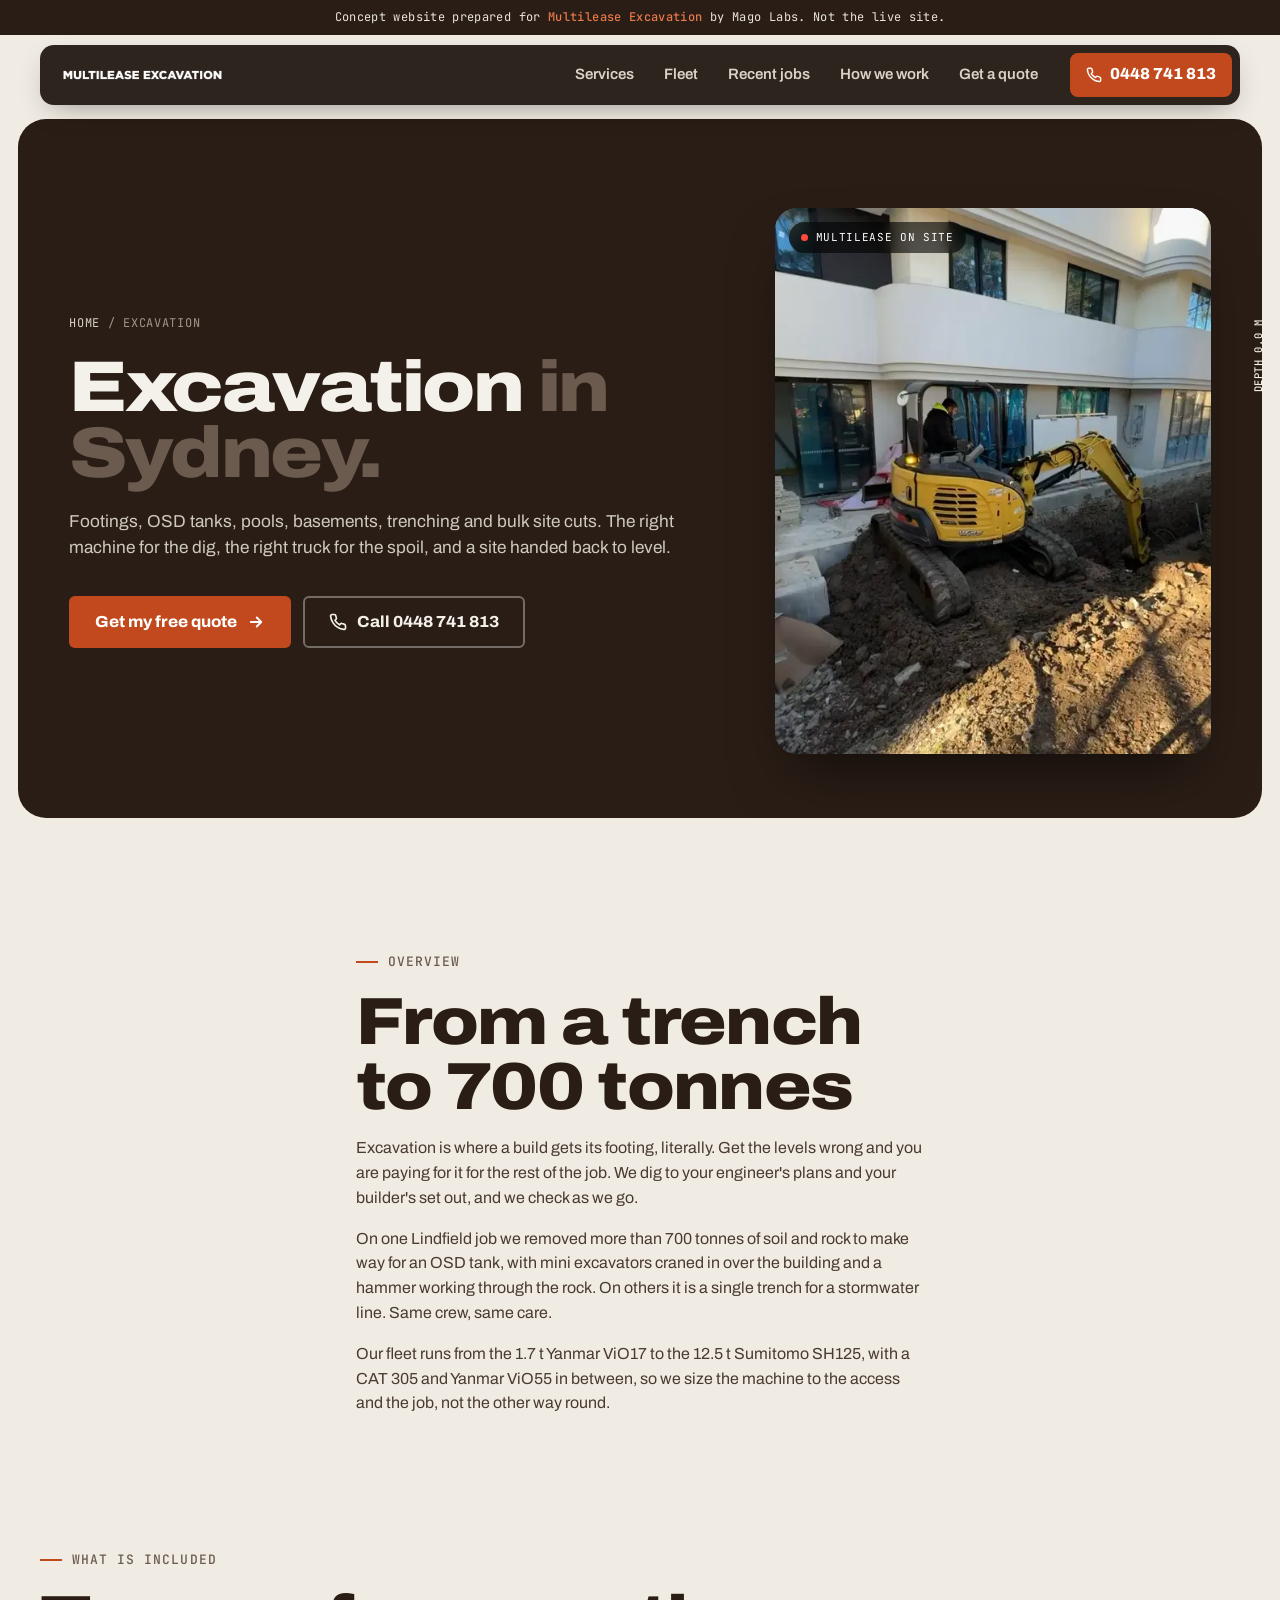
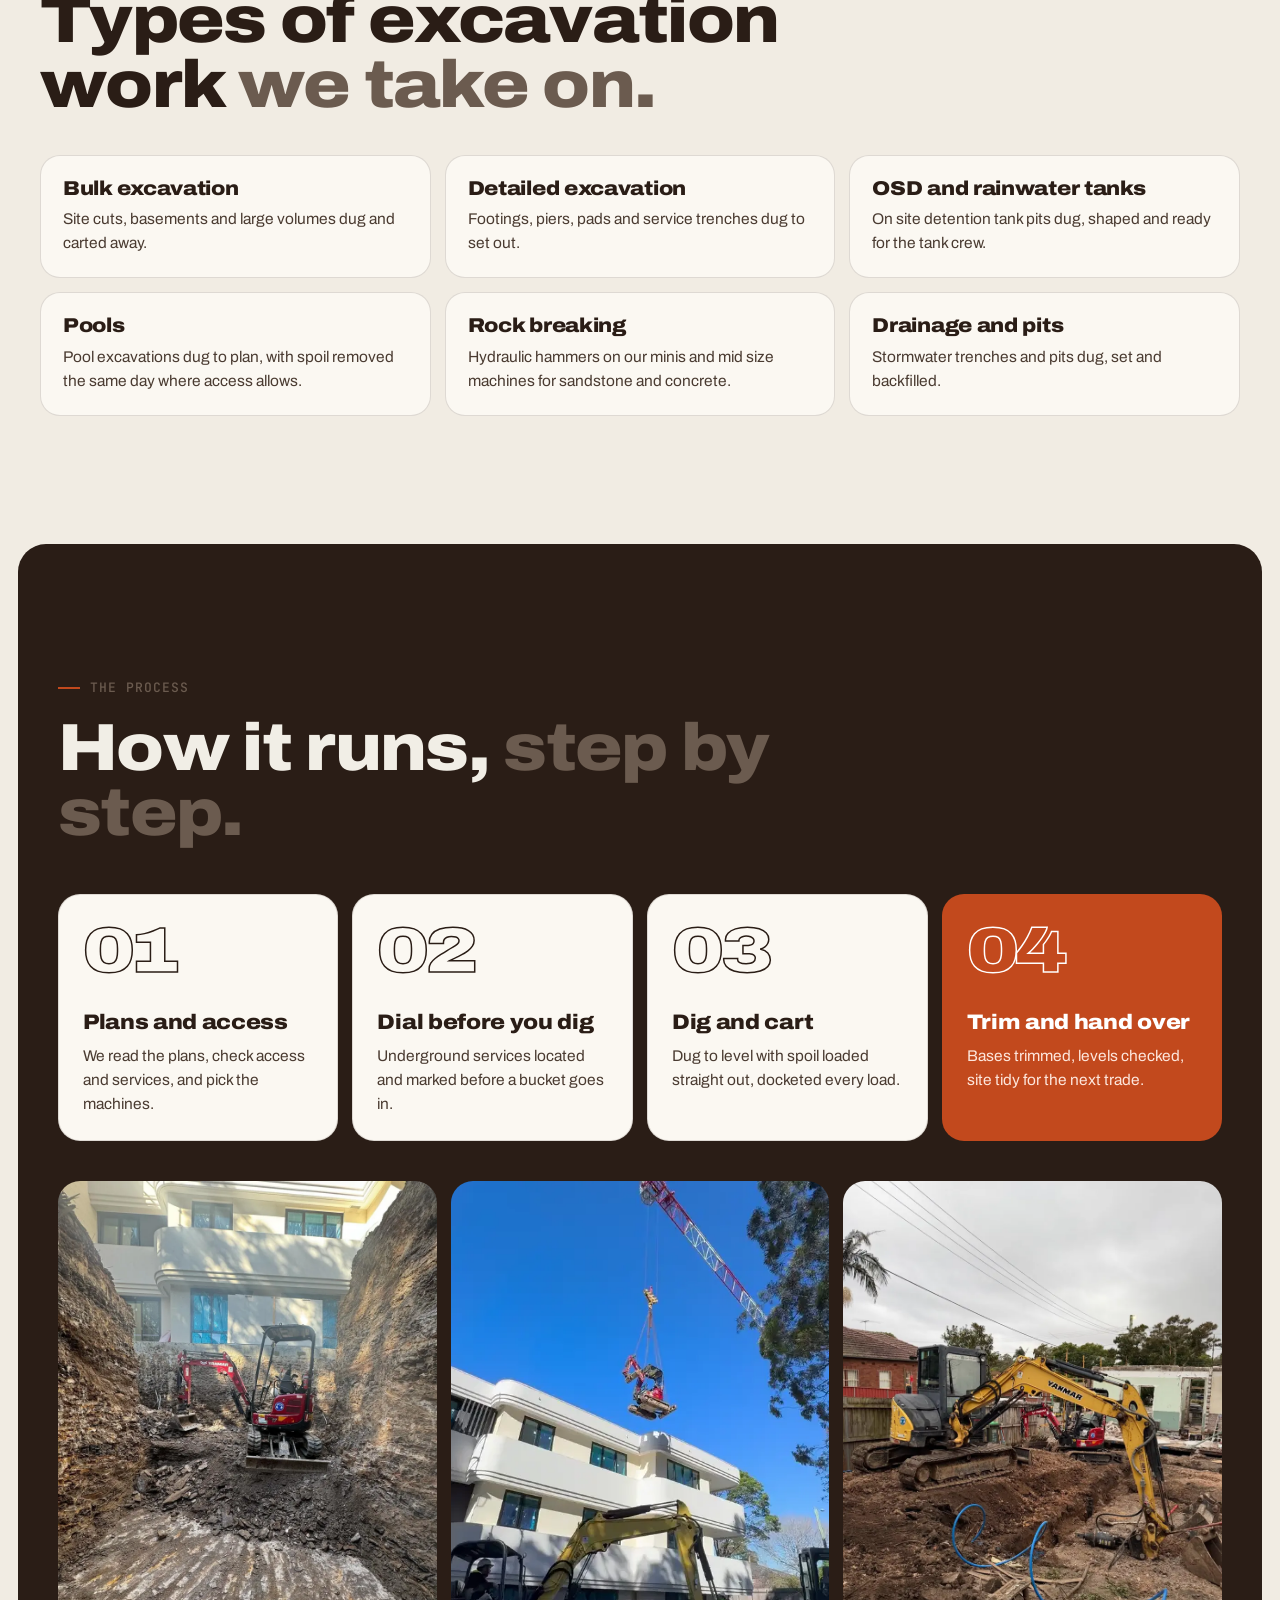
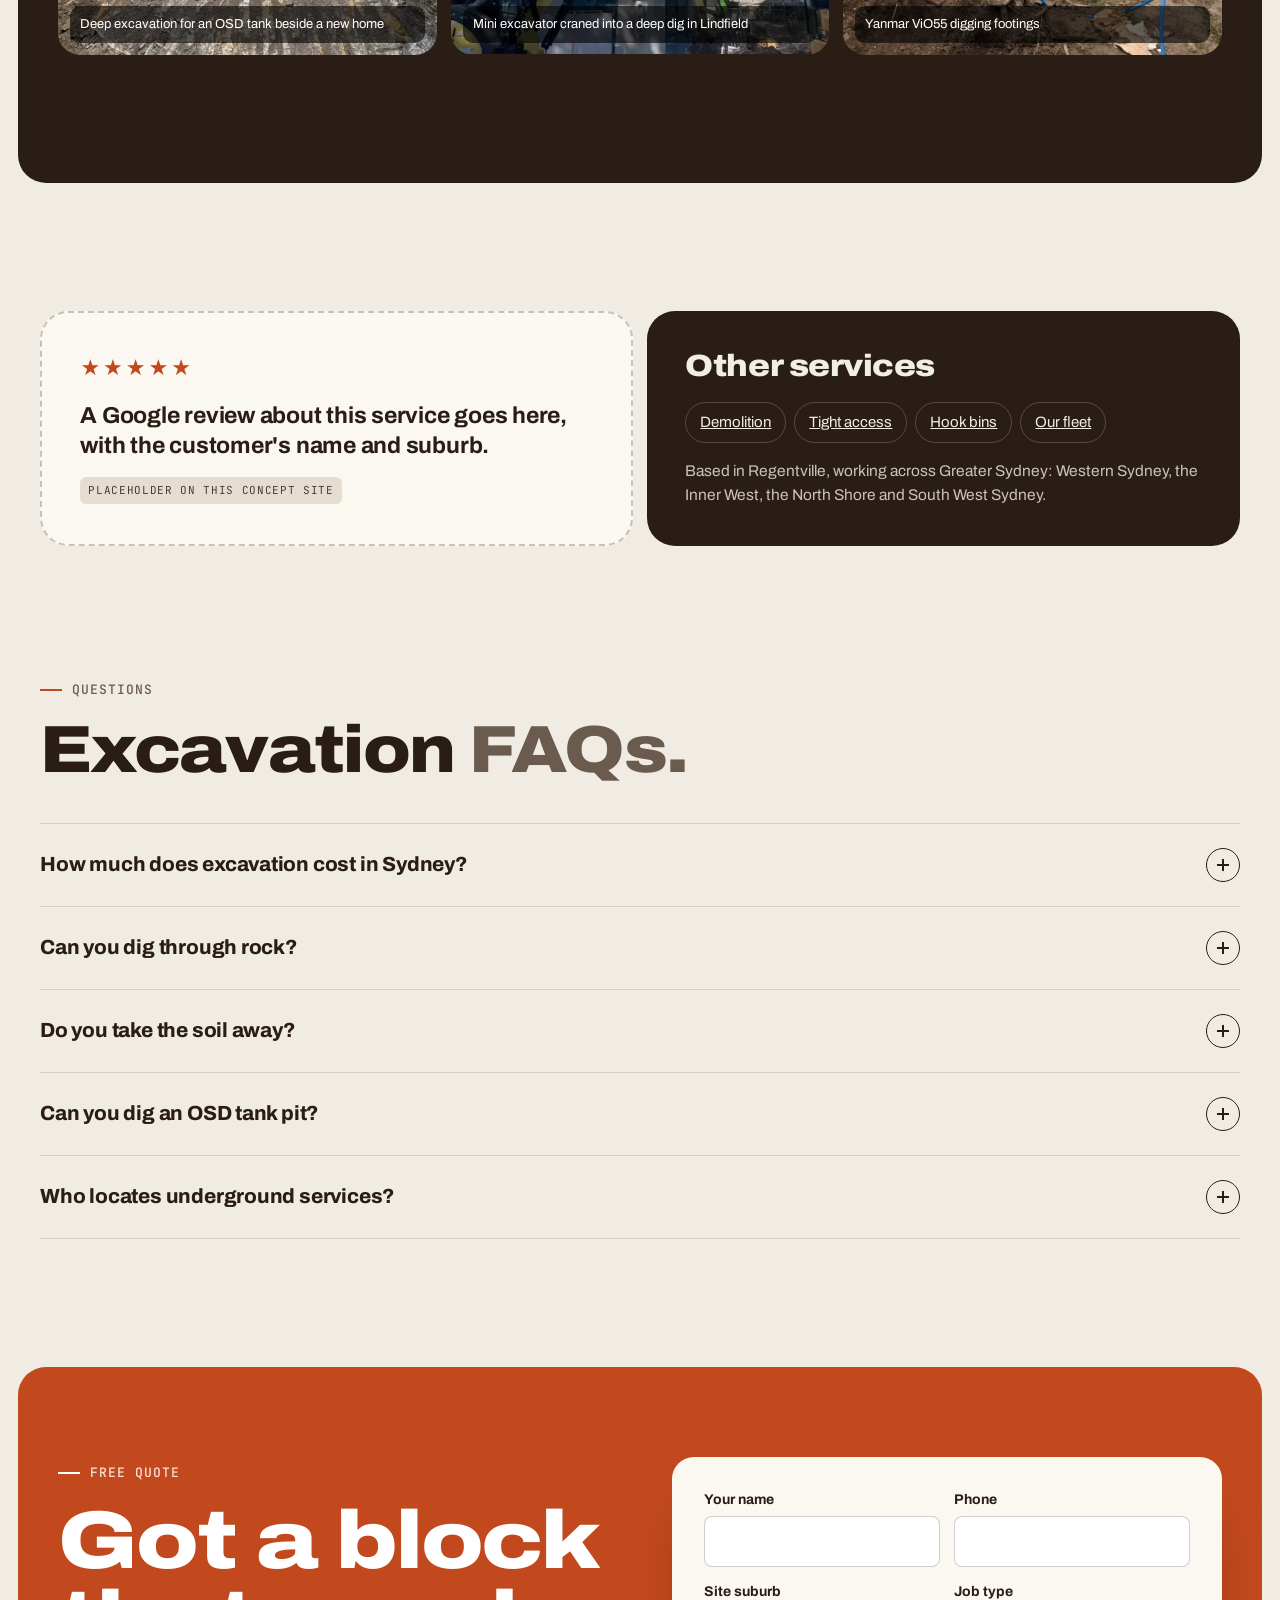
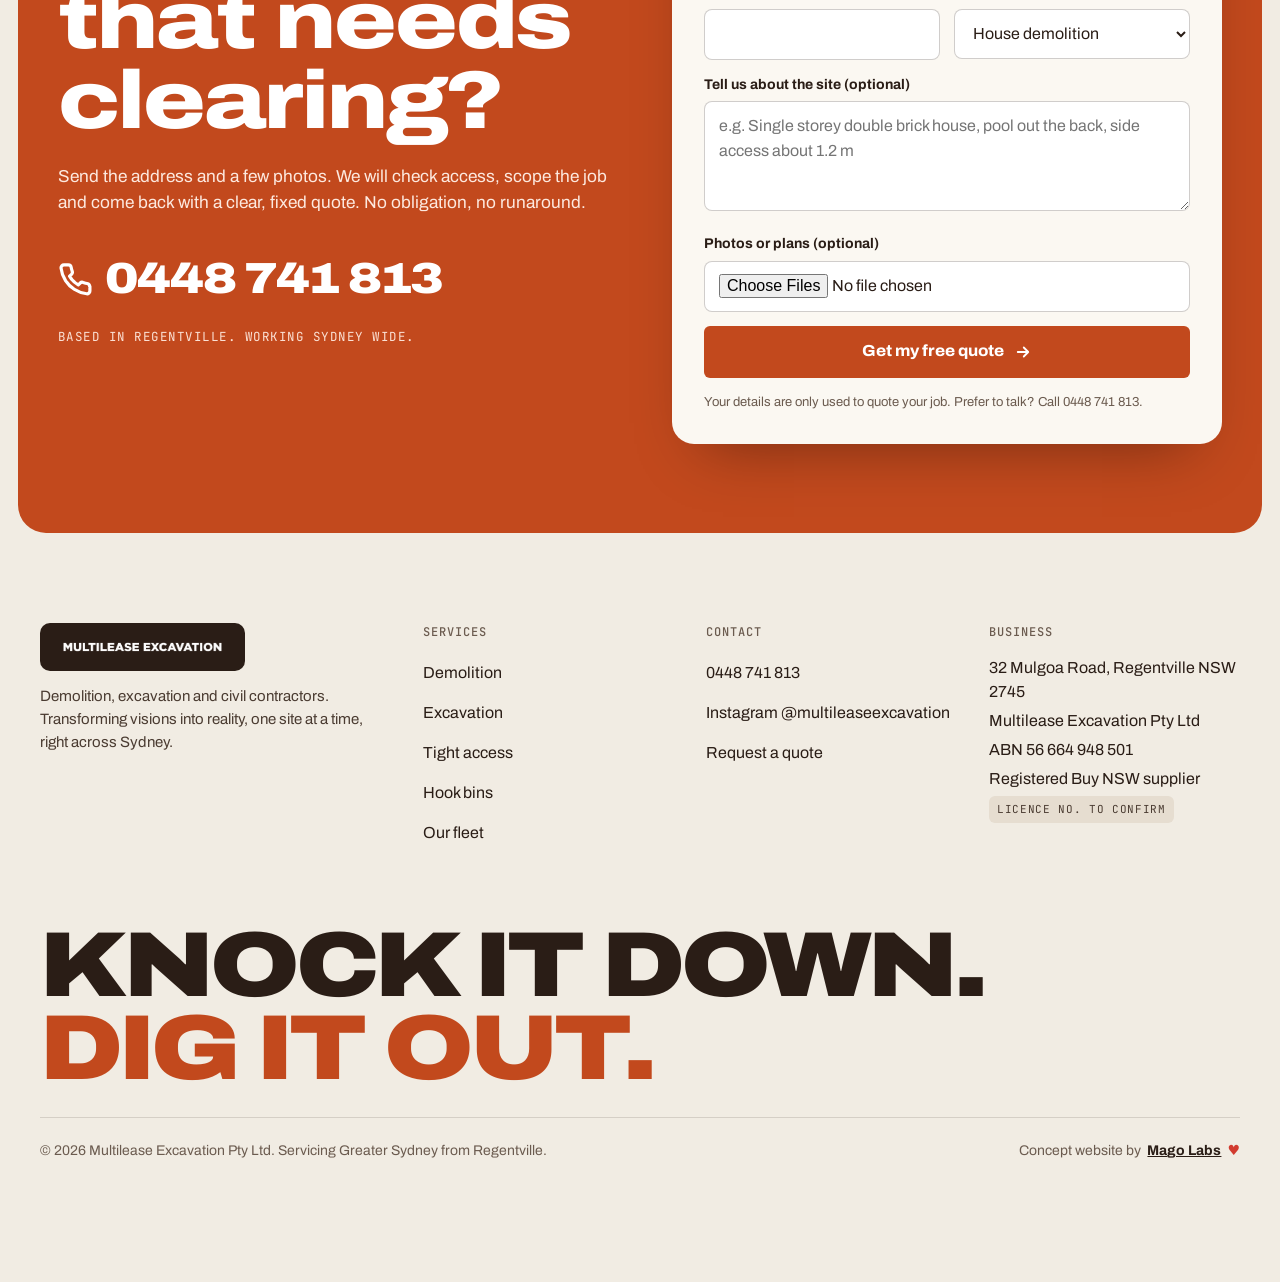
<file: excavation-sydney.html>
<!doctype html>
<html lang="en-AU">
<head>
<meta charset="utf-8">
<meta name="viewport" content="width=device-width, initial-scale=1, viewport-fit=cover">
<title>Excavation Sydney | Bulk & Detailed Excavation | Multilease Excavation</title>
<meta name="description" content="Bulk and detailed excavation across Sydney: footings, OSD tanks, pools, basements, trenching and site cuts. Own fleet from 1.7 t to 12.5 t. Call 0448 741 813.">
<meta name="robots" content="noindex, nofollow">
<meta name="theme-color" content="#2a1d16">
<link rel="canonical" href="https://multileaseexcavation.vercel.app/excavation-sydney.html">
<meta property="og:type" content="website">
<meta property="og:site_name" content="Multilease Excavation">
<meta property="og:url" content="https://multileaseexcavation.vercel.app/excavation-sydney.html">
<meta property="og:title" content="Excavation Sydney | Bulk & Detailed Excavation | Multilease Excavation">
<meta property="og:description" content="Bulk and detailed excavation across Sydney: footings, OSD tanks, pools, basements, trenching and site cuts. Own fleet from 1.7 t to 12.5 t. Call 0448 741 813.">
<meta property="og:image" content="https://multileaseexcavation.vercel.app/og-image.jpg">
<meta property="og:image:width" content="1200">
<meta property="og:image:height" content="630">
<meta property="og:image:alt" content="Multilease Excavation: Knock it down. Dig it out. Demolition and excavation in Sydney. Call 0448 741 813.">
<meta property="og:locale" content="en_AU">
<meta name="twitter:card" content="summary_large_image">
<meta name="twitter:title" content="Excavation Sydney | Bulk & Detailed Excavation | Multilease Excavation">
<meta name="twitter:description" content="Bulk and detailed excavation across Sydney: footings, OSD tanks, pools, basements, trenching and site cuts. Own fleet from 1.7 t to 12.5 t. Call 0448 741 813.">
<meta name="twitter:image" content="https://multileaseexcavation.vercel.app/og-image.jpg">
<link rel="icon" href="favicon.ico" sizes="48x48">
<link rel="icon" type="image/png" sizes="32x32" href="media/icon-32.png">
<link rel="icon" type="image/png" sizes="192x192" href="media/icon-192.png">
<link rel="apple-touch-icon" href="media/apple-touch-icon.png">
<link rel="manifest" href="site.webmanifest">
<link rel="preconnect" href="https://fonts.googleapis.com">
<link rel="preconnect" href="https://fonts.gstatic.com" crossorigin>
<link href="https://fonts.googleapis.com/css2?family=Archivo:wdth,wght@62..125,400..900&family=JetBrains+Mono:wght@500&display=swap" rel="stylesheet">
<script>document.documentElement.classList.add('js')</script>
<script type="application/ld+json">{"@context": "https://schema.org", "@type": "GeneralContractor", "name": "Multilease Excavation Pty Ltd", "alternateName": "Multilease Excavation", "description": "Sydney demolition and excavation contractor with its own fleet: house and commercial demolition, strip outs, bulk and tight access excavation, site clean up and hook bins.", "telephone": "+61 448 741 813", "image": "https://multileaseexcavation.vercel.app/og-image.jpg", "url": "https://multileaseexcavation.vercel.app/", "logo": "https://multileaseexcavation.vercel.app/media/logo-square.png", "address": {"@type": "PostalAddress", "streetAddress": "32 Mulgoa Road", "addressLocality": "Regentville", "addressRegion": "NSW", "postalCode": "2745", "addressCountry": "AU"}, "areaServed": [{"@type": "City", "name": "Sydney"}, "Penrith", "Western Sydney", "Inner West", "North Shore", "South West Sydney"], "identifier": {"@type": "PropertyValue", "propertyID": "ABN", "value": "56 664 948 501"}, "sameAs": ["https://www.instagram.com/multileaseexcavation/"], "knowsAbout": ["Demolition", "Excavation", "Tight access excavation", "Strip outs", "Site clean up", "Hook bins", "OSD tank excavation"]}</script>
<script type="application/ld+json">{"@context": "https://schema.org", "@type": "FAQPage", "mainEntity": [{"@type": "Question", "name": "How much does excavation cost in Sydney?", "acceptedAnswer": {"@type": "Answer", "text": "It comes down to volume, soil or rock, access and how far the spoil has to go. Send us the plans and the address and we will give you a fixed price."}}, {"@type": "Question", "name": "Can you dig through rock?", "acceptedAnswer": {"@type": "Answer", "text": "Yes. We run hydraulic hammers on our excavators for sandstone and concrete. Rock is slower than soil, and we price it honestly."}}, {"@type": "Question", "name": "Do you take the soil away?", "acceptedAnswer": {"@type": "Answer", "text": "Yes. Spoil is loaded into our tippers or hook bins and taken to licensed facilities, with dockets for every load."}}, {"@type": "Question", "name": "Can you dig an OSD tank pit?", "acceptedAnswer": {"@type": "Answer", "text": "Yes. We have dug OSD tank pits on tight residential and multi unit sites, including one that moved over 700 tonnes."}}, {"@type": "Question", "name": "Who locates underground services?", "acceptedAnswer": {"@type": "Answer", "text": "We get services located and marked before digging so nobody hits a gas or water line."}}]}</script>
<script type="application/ld+json">{"@context": "https://schema.org", "@type": "BreadcrumbList", "itemListElement": [{"@type": "ListItem", "position": 1, "name": "Home", "item": "index.html"}, {"@type": "ListItem", "position": 2, "name": "Excavation", "item": "excavation-sydney.html"}]}</script>
<script type="application/ld+json">{"@context": "https://schema.org", "@type": "Service", "serviceType": "Excavation", "provider": {"@type": "GeneralContractor", "name": "Multilease Excavation Pty Ltd", "telephone": "+61 448 741 813"}, "areaServed": {"@type": "City", "name": "Sydney"}, "description": "Bulk and detailed excavation across Sydney: footings, OSD tanks, pools, basements, trenching and site cuts. Own fleet from 1.7 t to 12.5 t. Call 0448 741 813."}</script>
<style>:root{
  --bg:#f1ece3; --card:#fbf8f2; --ink:#2a1d16; --ink-2:#4a3b31; --muted:#6b5b4f;
  --line:rgba(42,29,22,.14); --accent:#c2491d; --accent-ink:#fff; --accent-dk:#963511; --accent-lt:#e8794a;
  --r-card:28px; --r-btn:6px; --max:1320px; --gut:clamp(16px,4vw,40px);
  --ease:cubic-bezier(.2,.7,.1,1); --ease-out:cubic-bezier(.16,1,.3,1);
  --font:"Archivo",system-ui,-apple-system,"Segoe UI",sans-serif;
  --mono:"JetBrains Mono",ui-monospace,SFMono-Regular,Menlo,monospace;
}
*{box-sizing:border-box;margin:0;padding:0}
html{-webkit-text-size-adjust:100%;scroll-behavior:smooth;scroll-padding-top:96px}
body{background:var(--bg);color:var(--ink);font-family:var(--font);font-size:clamp(16px,1.1vw,18px);line-height:1.55;-webkit-font-smoothing:antialiased;-webkit-tap-highlight-color:transparent;overflow-x:hidden}
img,video{display:block;max-width:100%}
a{color:inherit}
button,input,select,textarea{font:inherit;color:inherit}
:focus-visible{outline:3px solid var(--accent);outline-offset:3px;border-radius:4px}
.wrap{max-width:var(--max);margin:0 auto;padding:0 var(--gut)}
.sr{position:absolute;width:1px;height:1px;overflow:hidden;clip:rect(0 0 0 0);white-space:nowrap}
.skip{position:absolute;left:-999px;top:8px;z-index:200;background:var(--ink);color:#fff;padding:10px 14px;border-radius:6px}
.skip:focus{left:8px}

/* type */
.label{font-family:var(--mono);font-size:13px;font-weight:500;letter-spacing:.08em;text-transform:uppercase;color:var(--muted);display:inline-flex;align-items:center;gap:10px}
.label::before{content:"";width:22px;height:2px;background:var(--accent)}
.dark .label{color:#b9b4a8}
h1,h2,h3{font-weight:850;font-stretch:112%;letter-spacing:-.025em;line-height:.98}
h2{font-size:clamp(38px,5.2vw,68px);margin-top:18px}
h2 .soft,h1 .soft{color:var(--muted)}
.dark h2 .soft{color:#8f8a7e}
h3{font-size:clamp(22px,2vw,28px);line-height:1.08;letter-spacing:-.015em}
.lede{font-size:clamp(17px,1.35vw,20px);color:var(--ink-2);max-width:62ch;margin-top:22px}
.dark .lede{color:#c9c4b8}
.mono{font-family:var(--mono);font-size:12.5px;letter-spacing:.04em;text-transform:uppercase}

/* buttons */
.btn{display:inline-flex;align-items:center;justify-content:center;gap:10px;min-height:52px;padding:0 24px;border-radius:var(--r-btn);font-weight:750;font-stretch:105%;text-decoration:none;border:2px solid transparent;cursor:pointer;position:relative;overflow:hidden;isolation:isolate;transition:transform .2s var(--ease-out)}
.btn:active{transform:translateY(1px) scale(.985)}
.btn-primary{background:var(--accent);color:var(--accent-ink)}
.btn-primary::after{content:"";position:absolute;inset:0;background:var(--accent-dk);transform:translateY(101%);transition:transform .45s var(--ease-out);z-index:-1}
.btn-primary:hover{color:#fff}
.btn-primary:hover::after{transform:translateY(0)}
.btn-ghost{border-color:currentColor;background:transparent}
.btn-ghost:hover{background:rgba(255,255,255,.08)}
.btn svg{width:18px;height:18px;flex:none}
.btn .arrow{transition:transform .35s var(--ease-out)}
.btn:hover .arrow{transform:translateX(4px)}

/* demo banner */
.demo-banner{background:var(--ink);color:#e9e5da;font-family:var(--mono);font-size:12px;letter-spacing:.03em;text-align:center;padding:9px 16px;line-height:1.4}
.demo-banner strong{color:var(--accent-lt);font-weight:500}

/* header */
.header{position:sticky;top:10px;z-index:90;padding:0 var(--gut);margin-top:10px}
.nav{max-width:var(--max);margin:0 auto;background:rgba(31,21,15,.93);backdrop-filter:blur(10px);-webkit-backdrop-filter:blur(10px);border-radius:14px;display:flex;align-items:center;gap:18px;padding:8px 8px 8px 18px;color:#f3f0e8;box-shadow:0 10px 30px -12px rgba(0,0,0,.45)}
.brand{display:flex;align-items:center;flex:none;min-height:44px}
.brand img{height:20px;width:auto}
.nav-links{display:flex;gap:2px;margin-left:auto;list-style:none}
.nav-links a{display:flex;align-items:center;min-height:44px;padding:0 14px;text-decoration:none;font-size:15px;font-weight:600;color:#d8d4c9;border-radius:8px;transition:color .2s,background .2s}
.nav-links a:hover{color:#fff;background:rgba(255,255,255,.07)}
.nav-call{display:inline-flex;align-items:center;gap:8px;min-height:44px;padding:0 16px;border-radius:8px;background:var(--accent);color:#fff;font-weight:800;text-decoration:none;white-space:nowrap}
.nav-call svg{width:16px;height:16px}
.menu-btn{display:none;margin-left:auto;width:44px;height:44px;border:0;background:transparent;color:#fff;cursor:pointer;border-radius:8px}
.menu-btn span{display:block;width:20px;height:2px;background:currentColor;margin:5px auto;transition:transform .3s var(--ease-out),opacity .2s}
.menu-open .menu-btn span:nth-child(1){transform:translateY(7px) rotate(45deg)}
.menu-open .menu-btn span:nth-child(2){opacity:0}
.menu-open .menu-btn span:nth-child(3){transform:translateY(-7px) rotate(-45deg)}
@media (max-width:960px){
  .nav-links{display:none;position:absolute;left:var(--gut);right:var(--gut);top:calc(100% + 8px);flex-direction:column;background:#1f150f;border-radius:14px;padding:10px}
  .menu-open .nav-links{display:flex}
  .nav-links a{font-size:18px;min-height:52px}
  .menu-btn{display:block}
  .nav-call .t{display:none}
  .nav-call{padding:0 14px}
}

/* sections */
section{position:relative}
.sec{padding:clamp(72px,10vw,150px) 0}
.band{background:var(--ink);color:#f1eee6;border-radius:var(--r-card);margin:0 clamp(8px,1.4vw,18px)}
.head{max-width:860px}
.head-row{display:flex;justify-content:space-between;align-items:flex-end;gap:32px;flex-wrap:wrap}

/* hero */
.hero{margin:14px clamp(8px,1.4vw,18px) 0;background:var(--ink);color:#f4f1ea;border-radius:var(--r-card);overflow:hidden;position:relative}
.hero::before{content:"";position:absolute;inset:0;background:repeating-linear-gradient(90deg,rgba(255,255,255,.035) 0 1px,transparent 1px 120px);pointer-events:none}
.hero-grid{display:grid;grid-template-columns:1.25fr .9fr;gap:clamp(24px,4vw,64px);align-items:center;padding:clamp(48px,7vw,96px) clamp(20px,4vw,64px) clamp(40px,5vw,72px);max-width:1440px;margin:0 auto;position:relative}
.hero h1{font-size:clamp(56px,8.4vw,124px);line-height:.9;letter-spacing:-.035em;font-stretch:118%}
.hero h1 .kicker{display:flex;align-items:center;gap:10px;font-family:var(--mono);font-size:13px;font-weight:500;letter-spacing:.1em;text-transform:uppercase;color:#bdb8ac;margin-bottom:26px;font-stretch:100%}
.hero h1 .kicker i{width:8px;height:8px;border-radius:50%;background:var(--accent-lt);box-shadow:0 0 0 0 rgba(232,121,74,.6);animation:ping 2.2s infinite}
@keyframes ping{70%{box-shadow:0 0 0 10px rgba(232,121,74,0)}100%{box-shadow:0 0 0 0 rgba(232,121,74,0)}}
.hero h1 .ln{display:block;overflow:hidden;padding-bottom:.06em}
.hero h1 .ln>span{display:inline-block}
.hero h1 .ln.y>span{color:var(--accent-lt)}
.hero .lede{color:#cfcabe;max-width:54ch}
.hero-ctas{display:flex;flex-wrap:wrap;gap:12px;margin-top:34px}
.hero-ctas .btn-ghost{color:#f4f1ea;border-color:rgba(255,255,255,.35)}
.chips{display:flex;flex-wrap:wrap;gap:8px;margin-top:34px;list-style:none}
.chips li{font-family:var(--mono);font-size:12px;letter-spacing:.04em;text-transform:uppercase;border:1px solid rgba(255,255,255,.18);border-radius:999px;padding:8px 12px;color:#d6d1c5}
.hero-media{position:relative;justify-self:end;width:min(100%,460px)}
.vcard{position:relative;border-radius:22px;overflow:hidden;background:#222;aspect-ratio:4/5;box-shadow:0 30px 60px -20px rgba(0,0,0,.6)}
.vcard video,.vcard img{width:100%;height:100%;object-fit:cover}
.vcard .tag{position:absolute;left:14px;top:14px;display:flex;align-items:center;gap:8px;background:rgba(0,0,0,.6);backdrop-filter:blur(6px);color:#fff;border-radius:999px;padding:7px 12px;font-family:var(--mono);font-size:11px;letter-spacing:.06em;text-transform:uppercase}
.vcard .tag i{width:7px;height:7px;border-radius:50%;background:#ff4a3d}
.hero-media .mini{position:absolute;left:-18%;bottom:-6%;width:44%;aspect-ratio:3/4;border-radius:16px;overflow:hidden;border:4px solid var(--ink);box-shadow:0 20px 40px -12px rgba(0,0,0,.6)}
.hero-media .mini img{width:100%;height:100%;object-fit:cover}
.hero-media .spec{position:absolute;right:-10px;top:12%;background:var(--accent);color:#fff;border-radius:12px;padding:12px 14px;font-family:var(--mono);font-size:11.5px;line-height:1.35;text-transform:uppercase;letter-spacing:.04em;box-shadow:0 14px 30px -10px rgba(0,0,0,.5)}
.hero-media .spec b{display:block;font-family:var(--font);font-size:26px;font-weight:900;font-stretch:115%;letter-spacing:-.02em;text-transform:none}
@media (max-width:960px){
  .hero-grid{grid-template-columns:1fr}
  .hero-media{justify-self:center;width:min(86%,420px);margin:20px auto 30px}
  .hero-media .mini{left:-10%}
  .hero-media .spec{right:-6px}
}

/* marquee */
.proof{padding:28px 0 0}
.marquee{overflow:hidden;border-block:1px solid var(--line);padding:16px 0;mask-image:linear-gradient(90deg,transparent,#000 8%,#000 92%,transparent)}
.marquee-track{display:flex;gap:48px;width:max-content;animation:mq 38s linear infinite}
.marquee span{font-weight:800;font-stretch:115%;font-size:clamp(18px,2vw,26px);letter-spacing:-.01em;display:flex;align-items:center;gap:48px;white-space:nowrap}
.marquee span::after{content:"";width:10px;height:10px;background:var(--accent);transform:rotate(45deg)}
@keyframes mq{to{transform:translateX(-50%)}}
.stats{display:grid;grid-template-columns:repeat(4,1fr);gap:0;margin-top:clamp(36px,5vw,64px)}
.stat{padding:8px 24px 8px 0;border-right:1px solid var(--line);margin-right:24px}
.stat:last-child{border:0;margin:0}
.stat b{display:block;white-space:nowrap;font-size:clamp(44px,5vw,76px);font-weight:900;font-stretch:120%;letter-spacing:-.04em;line-height:.95}
.stat b small{font-size:.45em;letter-spacing:0;margin-left:4px}
.stat p{color:var(--muted);font-size:15px;margin-top:10px;max-width:28ch}
@media (max-width:860px){.stats{grid-template-columns:1fr 1fr;row-gap:32px}.stat b{font-size:clamp(40px,12vw,56px)}.stat:nth-child(2){border:0;margin:0}}

/* problem */
.problem-grid{display:grid;grid-template-columns:1.1fr .9fr;gap:clamp(32px,6vw,96px);align-items:start}
.quote-stack{display:grid;gap:12px;margin-top:8px}
.qbubble{background:var(--card);border:1px solid var(--line);border-radius:18px;padding:18px 20px;font-size:17px;line-height:1.45}
.qbubble small{display:block;font-family:var(--mono);font-size:11.5px;text-transform:uppercase;letter-spacing:.05em;color:var(--muted);margin-top:8px}
.qbubble:nth-child(2){margin-left:10%}
.qbubble:nth-child(3){margin-left:4%}
.answer{margin-top:28px;font-size:clamp(22px,2.2vw,30px);font-weight:800;font-stretch:110%;letter-spacing:-.02em;line-height:1.15}
.answer mark{background:linear-gradient(transparent 58%,rgba(194,73,29,.32) 58%);color:inherit;padding:0 2px}
@media (max-width:860px){.problem-grid{grid-template-columns:1fr}}

/* services */
.svc-grid{display:grid;grid-template-columns:repeat(6,1fr);gap:14px;margin-top:clamp(40px,5vw,64px)}
.svc{grid-column:span 2;background:var(--card);border:1px solid var(--line);border-radius:var(--r-card);padding:26px;display:flex;flex-direction:column;gap:14px;text-decoration:none;position:relative;overflow:hidden;min-height:300px;transition:transform .4s var(--ease-out),box-shadow .4s var(--ease-out)}
.svc:nth-child(4),.svc:nth-child(5){grid-column:span 3}
.svc:hover{transform:translateY(-4px);box-shadow:0 24px 40px -24px rgba(0,0,0,.35)}
.svc .num{font-family:var(--mono);font-size:12px;color:var(--muted)}
.svc h3{margin-top:auto}
.svc p{color:var(--ink-2);font-size:16px}
.svc .go{display:inline-flex;align-items:center;gap:8px;font-weight:750;font-size:15px}
.svc .go svg{width:16px;height:16px;transition:transform .35s var(--ease-out)}
.svc:hover .go svg{transform:translateX(5px)}
.svc .thumb{position:absolute;right:-30px;top:-30px;width:150px;height:150px;border-radius:50%;overflow:hidden;opacity:.95;transition:transform .6s var(--ease-out)}
.svc .thumb img{width:100%;height:100%;object-fit:cover}
.svc:hover .thumb{transform:scale(1.08) rotate(-4deg)}
.svc.feature{background:var(--ink);color:#f1eee6;border-color:transparent}
.svc.feature p{color:#c9c4b8}
.svc.feature .num{color:#9d978a}
@media (max-width:960px){.svc,.svc:nth-child(4),.svc:nth-child(5){grid-column:span 3}}
@media (max-width:640px){.svc-grid{grid-template-columns:1fr}.svc,.svc:nth-child(4),.svc:nth-child(5){grid-column:auto;min-height:0;padding-top:120px}}

/* story */
.story{padding:clamp(72px,10vw,140px) 0}
.story-steps{list-style:none;display:grid;gap:28px;margin-top:48px}
.step{display:grid;grid-template-columns:1fr 1fr;gap:28px;align-items:center}
.step .media{border-radius:22px;overflow:hidden;aspect-ratio:4/5;background:#222;max-height:72vh}
.step .media img,.step .media video{width:100%;height:100%;object-fit:cover}
.step .n{font-family:var(--mono);color:var(--accent-lt);font-size:13px;letter-spacing:.08em}
.step h3{font-size:clamp(30px,3.6vw,52px);margin:10px 0 14px;font-stretch:115%}
.step p{color:#c9c4b8;max-width:44ch}
@media (max-width:760px){.step{grid-template-columns:1fr}.step .media{aspect-ratio:4/3}}
/* pinned mode (desktop, motion allowed) */
.story.pin{padding:0}
.story.pin .story-scroller{height:calc(var(--steps) * 85vh + 100vh);position:relative}
.story.pin .story-sticky{position:sticky;top:0;height:100vh;padding-top:110px!important;display:grid;grid-template-columns:1fr 1fr;gap:clamp(32px,5vw,80px);align-items:center;padding:96px clamp(20px,4vw,64px) 40px;max-width:1440px;margin:0 auto}
.story.pin .story-steps{display:block;position:relative;margin:0;height:100%}
.story.pin .step{position:absolute;inset:0;display:block;opacity:0;transition:opacity .5s var(--ease)}
.story.pin .step.on{opacity:1}
.story.pin .step .copy{position:absolute;left:0;top:50%;transform:translateY(-40%);transition:transform .7s var(--ease-out)}
.story.pin .step.on .copy{transform:translateY(-50%)}
.story.pin .step .media{display:none}
.story-stage{display:none}
.story.pin .story-stage{display:block;position:relative;height:min(calc(100vh - 210px),720px);aspect-ratio:4/5;justify-self:center;align-self:start;border-radius:24px;overflow:hidden;background:#111}
.story-stage .layer{position:absolute;inset:0;opacity:0;transform:scale(1.08);transition:opacity .7s var(--ease),transform 1.2s var(--ease-out)}
.story-stage .layer.on{opacity:1;transform:scale(1)}
.story-stage .layer img,.story-stage .layer video{width:100%;height:100%;object-fit:cover}
.story.pin .story-left{display:flex;flex-direction:column;height:100%;padding-bottom:60px}
.story.pin .story-left .head h2{font-size:clamp(34px,3.6vw,54px)}
.story.pin .story-steps{flex:1}
.rail{display:none}
.story.pin .rail{display:block;position:absolute;left:clamp(20px,4vw,64px);right:clamp(20px,4vw,64px);bottom:34px;height:46px}
.rail .track{position:absolute;left:0;right:0;bottom:6px;height:2px;background:rgba(255,255,255,.16)}
.rail .fill{position:absolute;left:0;bottom:6px;height:2px;width:100%;background:var(--accent-lt);transform-origin:left;transform:scaleX(0)}
.rail .dig{position:absolute;left:0;bottom:8px;width:54px;height:34px;color:var(--accent-lt);will-change:transform}
.rail .ticks{position:absolute;left:0;right:0;bottom:-18px;display:flex;justify-content:space-between;font-family:var(--mono);font-size:10.5px;color:#8f8a7e;text-transform:uppercase;letter-spacing:.06em}

/* fleet */
.fleet-top{display:grid;grid-template-columns:1fr 1fr;gap:clamp(24px,5vw,80px);align-items:end}
.gate{background:var(--card);border:1px solid var(--line);border-radius:22px;padding:22px 24px}
.gate label{display:flex;justify-content:space-between;align-items:baseline;gap:12px;font-weight:700}
.gate output{font-family:var(--font);font-weight:900;font-stretch:120%;font-size:40px;letter-spacing:-.03em;line-height:1}
.gate input[type=range]{width:100%;margin:18px 0 8px;accent-color:var(--ink);height:44px;cursor:pointer}
.gate .scale{display:flex;justify-content:space-between;font-family:var(--mono);font-size:11px;color:var(--muted)}
.gate .verdict{margin-top:12px;font-size:15px;color:var(--ink-2);min-height:3em}
.fleet{display:grid;grid-template-columns:repeat(5,1fr);gap:12px;margin-top:40px;list-style:none}
.mach{background:var(--card);border:1px solid var(--line);border-radius:22px;overflow:hidden;display:flex;flex-direction:column;transition:opacity .4s,filter .4s,transform .4s var(--ease-out)}
.mach .ph{aspect-ratio:1/1;overflow:hidden;position:relative}
.mach .ph img{width:100%;height:100%;object-fit:cover;transition:transform .8s var(--ease-out)}
.mach:hover .ph img{transform:scale(1.05)}
.mach .fit{position:absolute;left:10px;top:10px;font-family:var(--mono);font-size:11px;text-transform:uppercase;letter-spacing:.06em;border-radius:999px;padding:6px 10px;background:var(--accent);color:#fff;font-weight:500}
.mach .bd{padding:16px 16px 18px;display:flex;flex-direction:column;gap:6px;flex:1}
.mach h3{font-size:20px}
.mach .meta{font-family:var(--mono);font-size:11.5px;color:var(--muted);text-transform:uppercase;letter-spacing:.04em}
.mach p{font-size:14.5px;color:var(--ink-2)}
.mach.no{opacity:.45;filter:grayscale(1)}
.mach.no .fit{background:#d7d3c9;color:#4a473f}
.foot-note{font-size:14px;color:var(--muted);margin-top:18px;max-width:80ch}
@media (max-width:1100px){.fleet{grid-template-columns:repeat(3,1fr)}}
@media (max-width:860px){.fleet-top{grid-template-columns:1fr}}
@media (max-width:640px){.fleet{grid-template-columns:1fr 1fr}.mach h3{font-size:17px}.mach p{display:none}}

/* projects */
.rail-wrap{margin-top:44px}
.prj-rail{display:flex;gap:16px;overflow-x:auto;scroll-snap-type:x mandatory;padding:4px var(--gut) 22px max(var(--gut),calc((100vw - var(--max))/2 + var(--gut)));scroll-padding-left:max(var(--gut),calc((100vw - var(--max))/2 + var(--gut)));scrollbar-width:thin;scrollbar-color:#8f8a7e transparent;overscroll-behavior-x:contain}
.prj{flex:0 0 clamp(270px,27vw,370px);scroll-snap-align:start;border-radius:var(--r-card);overflow:hidden;background:#1f150f;color:#fff;display:flex;flex-direction:column;border:1px solid rgba(255,255,255,.08)}
.prj .pm{position:relative;aspect-ratio:4/5;overflow:hidden;background:#140d09}
.prj .pm video,.prj .pm img{position:absolute;inset:0;width:100%;height:100%;object-fit:cover;transition:transform 1s var(--ease-out)}
.prj:hover .pm video,.prj:hover .pm img{transform:scale(1.04)}
.prj .pm::after{content:"";position:absolute;inset:0;background:linear-gradient(180deg,rgba(0,0,0,.5) 0%,transparent 26%);pointer-events:none}
.prj .top{position:absolute;left:16px;right:16px;top:14px;z-index:1;display:flex;justify-content:space-between;gap:10px;font-family:var(--mono);font-size:11.5px;text-transform:uppercase;letter-spacing:.06em}
.prj .bt{padding:18px 20px 22px;flex:1}
.prj .big{display:block;font-size:clamp(30px,2.6vw,40px);font-weight:900;font-stretch:120%;letter-spacing:-.04em;line-height:.95;color:var(--accent-lt)}
.prj h3{font-size:20px;margin-top:8px}
.prj p{font-size:14.5px;color:#d9cfc4;margin-top:8px}
.prj.text .pm{background:radial-gradient(circle,rgba(255,255,255,.08) 1.2px,transparent 1.6px) 0 0/14px 14px,var(--accent);display:grid;place-items:center}
.prj.text .pm::after{display:none}
.prj.text .pm .big{color:#fff;font-size:clamp(64px,6.4vw,104px)}
.rail-btns{display:flex;gap:8px}
.rail-btns button{width:48px;height:48px;border-radius:50%;border:1.5px solid rgba(255,255,255,.35);background:transparent;color:#fff;cursor:pointer;display:grid;place-items:center;transition:background .2s}
.rail-btns button:hover{background:rgba(255,255,255,.1)}
.rail-btns svg{width:18px;height:18px}

/* compare */
.compare{display:grid;grid-template-columns:1fr 1fr;gap:14px;margin-top:48px}
.col{border-radius:var(--r-card);padding:clamp(24px,3vw,40px)}
.col.them{background:var(--card);border:1px solid var(--line)}
.col.us{background:var(--ink);color:#f1eee6}
.col h3{font-size:clamp(22px,2.2vw,30px);margin-bottom:22px}
.col ul{list-style:none;display:grid;gap:14px}
.col li{display:grid;grid-template-columns:26px 1fr;gap:10px;font-size:16.5px}
.col li svg{width:22px;height:22px;margin-top:2px}
.col.them li{color:var(--ink-2)}
.col.us li svg{color:var(--accent-lt)}
.dont{margin-top:28px;font-size:clamp(20px,2vw,26px);font-weight:800;font-stretch:110%;letter-spacing:-.015em;max-width:40ch}
@media (max-width:760px){.compare{grid-template-columns:1fr}}

/* process */
.steps4{display:grid;grid-template-columns:repeat(4,1fr);gap:14px;margin-top:48px;list-style:none;counter-reset:s}
.steps4 li{background:var(--card);border:1px solid var(--line);border-radius:22px;padding:24px;position:relative;overflow:hidden}
.steps4 li::before{counter-increment:s;content:"0" counter(s);display:block;font-weight:900;font-stretch:125%;font-size:64px;letter-spacing:-.05em;line-height:1;color:transparent;-webkit-text-stroke:1.5px var(--ink);margin-bottom:28px}
.steps4 h3{font-size:21px;margin-bottom:10px}
.steps4 p{font-size:15.5px;color:var(--ink-2)}
.steps4 li:last-child{background:var(--accent);border-color:transparent;color:#fff}
.steps4 li:last-child p{color:#fde6dc}
.steps4 li:last-child::before{-webkit-text-stroke-color:#fff}
@media (max-width:960px){.steps4{grid-template-columns:1fr 1fr}}
@media (max-width:560px){.steps4{grid-template-columns:1fr}}

/* reviews + area */
.split{display:grid;grid-template-columns:1fr 1fr;gap:14px;margin-top:48px}
.review{background:var(--card);border:2px dashed rgba(42,29,22,.25);border-radius:var(--r-card);padding:clamp(24px,3vw,40px)}
.review .stars{color:var(--accent);font-size:22px;letter-spacing:3px}
.review blockquote{font-size:clamp(19px,1.8vw,24px);font-weight:700;letter-spacing:-.01em;line-height:1.3;margin:16px 0}
.ph-note{display:inline-block;font-family:var(--mono);font-size:11px;text-transform:uppercase;letter-spacing:.06em;background:#e6ddd0;color:#4a3b31;border-radius:6px;padding:5px 8px}
.area{background:var(--ink);color:#f1eee6;border-radius:var(--r-card);padding:clamp(24px,3vw,40px);position:relative;overflow:hidden}
.area h3{font-size:clamp(24px,2.4vw,32px)}
.area ul{list-style:none;display:flex;flex-wrap:wrap;gap:8px;margin-top:20px}
.area li{border:1px solid rgba(255,255,255,.2);border-radius:999px;padding:8px 14px;font-size:15px}
.area li.base{background:var(--accent);color:#fff;border-color:transparent;font-weight:700}
.area p{color:#c9c4b8;margin-top:16px;font-size:15.5px}
@media (max-width:860px){.split{grid-template-columns:1fr}}

/* faq */
.faq{margin-top:40px;border-top:1px solid var(--line)}
.faq details{border-bottom:1px solid var(--line)}
.faq summary{list-style:none;cursor:pointer;display:flex;justify-content:space-between;gap:20px;align-items:center;padding:24px 0;font-size:clamp(18px,1.6vw,22px);font-weight:750;letter-spacing:-.01em;min-height:44px}
.faq summary::-webkit-details-marker{display:none}
.faq summary i{flex:none;width:34px;height:34px;border-radius:50%;border:1.5px solid var(--ink);position:relative;transition:transform .35s var(--ease-out),background .2s}
.faq summary i::before,.faq summary i::after{content:"";position:absolute;left:50%;top:50%;width:12px;height:2px;background:currentColor;transform:translate(-50%,-50%)}
.faq summary i::after{transform:translate(-50%,-50%) rotate(90deg)}
.faq details[open] summary i{transform:rotate(45deg);background:var(--accent);border-color:var(--accent);color:#fff}
.faq .a{padding:0 0 26px;color:var(--ink-2);max-width:75ch}

/* cta */
.cta{background:var(--accent);color:#fff;border-radius:var(--r-card);margin:0 clamp(8px,1.4vw,18px);padding:clamp(48px,7vw,100px) 0;overflow:hidden;position:relative}
.cta-grid{display:grid;grid-template-columns:1fr 1fr;gap:clamp(32px,5vw,80px);align-items:start}
.cta h2{font-size:clamp(44px,6.4vw,92px);font-stretch:120%}
.cta .label{color:#fbe1d5}
.cta .label::before{background:#fff}
.cta .lede{color:#fde9df}
.cta-phone{display:inline-flex;align-items:center;gap:12px;margin-top:28px;font-size:clamp(28px,3.4vw,46px);font-weight:900;font-stretch:118%;letter-spacing:-.03em;text-decoration:none;min-height:44px}
.cta-phone svg{width:.8em;height:.8em}
form.quote{background:var(--card);color:var(--ink);border-radius:22px;padding:clamp(20px,2.6vw,32px);display:grid;grid-template-columns:1fr 1fr;gap:14px;box-shadow:0 30px 60px -30px rgba(0,0,0,.4)}
.quote .full{grid-column:1/-1}
.quote label{display:block;font-size:14px;font-weight:700;margin-bottom:6px}
.quote input,.quote select,.quote textarea{width:100%;min-height:50px;border:1.5px solid rgba(42,29,22,.22);border-radius:8px;background:#fff;padding:12px 14px;font-size:16px;transition:border-color .2s,box-shadow .2s}
.quote textarea{min-height:110px;resize:vertical}
.quote input:focus,.quote select:focus,.quote textarea:focus{outline:none;border-color:var(--ink);box-shadow:0 0 0 3px rgba(194,73,29,.3)}
.quote .btn{width:100%}
.quote .fine{font-size:13px;color:var(--muted)}
.quote .ok{display:none;background:var(--ink);color:#fff;border-radius:10px;padding:14px 16px;font-size:15px}
.quote.sent .ok{display:block}
@media (max-width:860px){.cta-grid{grid-template-columns:1fr}}
@media (max-width:520px){form.quote{grid-template-columns:1fr}}

/* footer */
footer{padding:clamp(56px,7vw,96px) 0 120px;position:relative;overflow:hidden}
.foot-grid{display:grid;grid-template-columns:1.4fr 1fr 1fr 1fr;gap:32px}
.foot-grid h4{font-family:var(--mono);font-size:12px;letter-spacing:.08em;text-transform:uppercase;color:var(--muted);margin-bottom:14px;font-weight:500}
.foot-grid ul{list-style:none;display:grid;gap:4px}
.foot-grid a{text-decoration:none;display:inline-flex;min-height:36px;align-items:center}
.foot-grid a:hover{text-decoration:underline}
.foot-logo{background:var(--ink);display:inline-flex;border-radius:10px;padding:14px 18px}
.foot-logo img{height:20px;width:auto}
.foot-grid p{color:var(--ink-2);font-size:15px;margin-top:14px;max-width:36ch}
.giant{font-weight:900;font-stretch:120%;letter-spacing:-.045em;line-height:.9;font-size:clamp(30px,7.2vw,116px);color:var(--ink);margin-top:72px;white-space:nowrap}
.giant span{color:var(--accent)}
.legal{display:flex;flex-wrap:wrap;justify-content:space-between;gap:12px;margin-top:28px;padding-top:22px;border-top:1px solid var(--line);font-size:14px;color:var(--muted)}
.legal a{color:var(--ink);font-weight:700}
.credit{display:inline-flex;align-items:center;gap:6px}
.credit .beat{display:inline-block;color:#d23b2f;animation:beat 1.6s ease-in-out infinite}
@keyframes beat{0%,60%,100%{transform:scale(1)}20%{transform:scale(1.25)}40%{transform:scale(.95)}}
@media (max-width:860px){.foot-grid{grid-template-columns:1fr 1fr}}
@media (max-width:520px){.foot-grid{grid-template-columns:1fr}}

/* mobile sticky bar */
.mbar{position:fixed;left:10px;right:10px;bottom:calc(10px + env(safe-area-inset-bottom));z-index:95;display:none;grid-template-columns:1fr 1fr;gap:8px;background:rgba(31,21,15,.93);backdrop-filter:blur(10px);-webkit-backdrop-filter:blur(10px);padding:8px;border-radius:14px;transform:translateY(140%);transition:transform .45s var(--ease-out)}
.mbar.show{transform:none}
.mbar a{min-height:50px;font-size:16px}
.mbar .btn-ghost{color:#fff;border-color:rgba(255,255,255,.3)}
@media (max-width:760px){.mbar{display:grid}}

/* depth gauge */
.gauge{position:fixed;right:14px;top:50%;transform:translateY(-50%);z-index:80;display:none;flex-direction:column;align-items:center;gap:8px;font-family:var(--mono);font-size:10.5px;letter-spacing:.06em;text-transform:uppercase;color:var(--muted);pointer-events:none}
.gauge .bar{width:6px;height:180px;border-radius:6px;background:repeating-linear-gradient(180deg,rgba(42,29,22,.25) 0 1px,transparent 1px 12px);position:relative;overflow:hidden;border:1px solid var(--line)}
.gauge .lvl{position:absolute;left:0;right:0;top:0;height:100%;background:var(--accent);transform-origin:top;transform:scaleY(0)}
.gauge .val{writing-mode:vertical-rl;transform:rotate(180deg);color:var(--ink);font-weight:500}
.gauge.on-dark{color:#b9b4a8}
.gauge.on-dark .val{color:#f1eee6}
@media (min-width:1180px){.js .gauge{display:flex}}

/* service page bits */
.page-hero{margin:14px clamp(8px,1.4vw,18px) 0;background:var(--ink);color:#f4f1ea;border-radius:var(--r-card);overflow:hidden}
.page-hero .hero-grid{grid-template-columns:1.2fr .8fr}
.page-hero h1{font-size:clamp(44px,5.6vw,88px);line-height:.92;letter-spacing:-.035em;font-stretch:116%}
.crumbs{font-family:var(--mono);font-size:12px;text-transform:uppercase;letter-spacing:.06em;color:#9d978a;margin-bottom:22px}
.crumbs a{color:#d6d1c5;text-decoration:none}
.crumbs a:hover{text-decoration:underline}
.prose{max-width:72ch}
.prose p{margin-top:16px;color:var(--ink-2)}
.prose h2{margin-bottom:6px}
.incl{display:grid;grid-template-columns:repeat(3,1fr);gap:14px;margin-top:36px;list-style:none}
.incl li{background:var(--card);border:1px solid var(--line);border-radius:20px;padding:22px}
.incl h3{font-size:20px;margin-bottom:8px}
.incl p{font-size:15.5px;color:var(--ink-2)}
.gal{display:grid;grid-template-columns:repeat(3,1fr);gap:14px;margin-top:40px}
.gal figure{border-radius:22px;overflow:hidden;aspect-ratio:4/5;background:#222;position:relative}
.gal img,.gal video{width:100%;height:100%;object-fit:cover}
.gal figcaption{position:absolute;left:12px;bottom:12px;right:12px;background:rgba(0,0,0,.6);color:#fff;border-radius:10px;padding:8px 10px;font-size:13px}
@media (max-width:860px){.incl{grid-template-columns:1fr}.gal{grid-template-columns:1fr 1fr}.page-hero .hero-grid{grid-template-columns:1fr}}
@media (max-width:520px){.gal{grid-template-columns:1fr}}

/* reveal: only hides when JS is running */
.js [data-reveal]{opacity:0;transform:translateY(28px);transition:opacity .9s var(--ease-out),transform .9s var(--ease-out)}
.js [data-reveal].in{opacity:1;transform:none}
.js .hero h1 .ln>span{transform:translateY(105%);transition:transform 1.1s var(--ease-out)}
.js .hero h1.go .ln>span{transform:none}
.js .hero h1 .ln:nth-child(3)>span{transition-delay:.12s}
@media (prefers-reduced-motion:reduce){
  *,*::before,*::after{animation:none!important;transition:none!important}
  .js [data-reveal]{opacity:1;transform:none}
  .js .hero h1 .ln>span{transform:none}
  html{scroll-behavior:auto}
}

/* ground cross-section */
.strata-sec{padding:clamp(64px,8vw,120px) 0 0}
.strata{position:relative;margin-top:clamp(36px,5vw,56px);border-radius:var(--r-card);overflow:hidden;isolation:isolate}
.grass{height:22px;margin-bottom:-2px;background:conic-gradient(from 150deg at 50% 0%,transparent 0 60deg,#6f7a3c 60deg 0) 0 0/9px 16px repeat-x,conic-gradient(from 155deg at 50% 0%,transparent 0 50deg,#58632e 50deg 0) 4px 4px/13px 12px repeat-x,linear-gradient(#58632e,#58632e) 0 100%/100% 7px no-repeat;position:relative;z-index:6}
.stratum{position:relative;display:grid;min-height:150px;grid-template-columns:170px 1fr auto;gap:clamp(16px,3vw,48px);align-items:center;padding:calc(clamp(26px,3vw,40px) + 20px) clamp(20px,3vw,40px) clamp(26px,3vw,40px);margin-top:-20px;clip-path:polygon(0 14px,5% 6px,11% 17px,18% 9px,24% 20px,31% 4px,39% 15px,46% 8px,53% 19px,61% 3px,68% 13px,76% 6px,83% 18px,90% 5px,96% 14px,100% 8px,100% 100%,0 100%);color:#fff}
.stratum:first-of-type{margin-top:0;clip-path:none;padding-top:clamp(26px,3vw,40px)}
.stratum .depth{display:flex;flex-direction:column;gap:4px;border-left:2px solid currentColor;padding-left:14px;opacity:.9}
.stratum .depth .mono{font-size:12px;letter-spacing:.1em}
.stratum .depth .m{font-weight:800;font-stretch:115%;font-size:18px;letter-spacing:-.01em}
.stratum h3{font-size:clamp(22px,2.2vw,30px)}
.stratum h3 span{display:block;font-family:var(--mono);font-size:12.5px;font-weight:500;letter-spacing:.08em;text-transform:uppercase;opacity:.8;margin-bottom:8px;font-stretch:100%}
.stratum p{margin-top:8px;max-width:58ch;font-size:16px;opacity:.88}
.stratum .num{text-align:right}
.stratum .num b{display:block;font-weight:900;font-stretch:122%;font-size:clamp(44px,5.4vw,84px);letter-spacing:-.045em;line-height:.9;white-space:nowrap}
.stratum .num .mono{display:block;margin-top:8px;font-size:12px;opacity:.85}
.topsoil{z-index:1;background:radial-gradient(circle,rgba(255,255,255,.07) 1.2px,transparent 1.6px) 0 0/14px 14px,radial-gradient(circle,rgba(0,0,0,.18) 1.5px,transparent 2px) 7px 5px/19px 17px,#4b3426}
.clay{z-index:2;background:radial-gradient(ellipse 6px 3px,rgba(255,255,255,.09) 60%,transparent 70%) 0 0/28px 16px,radial-gradient(circle,rgba(0,0,0,.12) 1.4px,transparent 2px) 9px 7px/17px 13px,#97552f}
.shale{z-index:3;background:repeating-linear-gradient(-8deg,rgba(255,255,255,.07) 0 2px,transparent 2px 11px),repeating-linear-gradient(-8deg,rgba(0,0,0,.12) 0 1px,transparent 1px 23px),#615d57}
.sandstone{z-index:4;color:var(--ink);background:repeating-linear-gradient(176deg,rgba(120,72,30,.13) 0 3px,transparent 3px 19px),repeating-linear-gradient(181deg,rgba(255,255,255,.18) 0 2px,transparent 2px 31px),radial-gradient(circle,rgba(120,72,30,.18) 1.2px,transparent 1.6px) 0 0/11px 11px,#d7b684}
.bedrock{z-index:5;background:repeating-linear-gradient(35deg,rgba(255,255,255,.035) 0 1px,transparent 1px 16px),repeating-linear-gradient(-35deg,rgba(255,255,255,.035) 0 1px,transparent 1px 16px),var(--ink)}
.bedrock .num b{color:var(--accent-lt)}
.js .stratum[data-reveal]{opacity:1;transform:none}
.js .stratum[data-reveal] .job,.js .stratum[data-reveal] .num,.js .stratum[data-reveal] .depth{opacity:0;transition:opacity .8s var(--ease-out),transform .9s var(--ease-out);transition-delay:inherit}
.js .stratum[data-reveal] .job{transform:translateX(-36px)}
.js .stratum[data-reveal] .num{transform:translateX(36px)}
.js .stratum[data-reveal] .depth{transform:translateY(-10px)}
.js .stratum[data-reveal].in .job,.js .stratum[data-reveal].in .num,.js .stratum[data-reveal].in .depth{opacity:1;transform:none}
.js .stratum[data-reveal]::after{content:"";position:absolute;inset:0;background:inherit;filter:brightness(.55);transform-origin:right;transition:transform 1s var(--ease-out);transition-delay:inherit;pointer-events:none}
.js .stratum[data-reveal].in::after{transform:scaleX(0)}
@media (max-width:860px){
  .stratum{grid-template-columns:1fr auto;row-gap:14px}
  .stratum .depth{grid-column:1/-1;flex-direction:row;gap:12px;align-items:baseline}
  .stratum .num b{font-size:clamp(36px,11vw,56px)}
}
@media (max-width:520px){.stratum{grid-template-columns:1fr}.stratum .num{text-align:left;display:flex;align-items:baseline;gap:10px}.stratum .num .mono{margin:0}}
@media (prefers-reduced-motion:reduce){.js .stratum[data-reveal] .job,.js .stratum[data-reveal] .num,.js .stratum[data-reveal] .depth{opacity:1;transform:none}.js .stratum[data-reveal]::after{display:none}}
</style>
</head>
<body>
<a class="skip" href="#main">Skip to content</a>
<div class="demo-banner" role="note">Concept website prepared for <strong>Multilease Excavation</strong> by Mago Labs. Not the live site.</div>
<header class="header">
  <nav class="nav" aria-label="Main">
    <a class="brand" href="index.html" aria-label="Multilease Excavation home"><img src="media/logo-wordmark-white.png" alt="Multilease Excavation" width="898" height="106"></a>
    <ul class="nav-links" id="nav-links">
      <li><a href="index.html#services">Services</a></li>
      <li><a href="index.html#fleet">Fleet</a></li>
      <li><a href="index.html#jobs">Recent jobs</a></li>
      <li><a href="index.html#how">How we work</a></li>
      <li><a href="index.html#quote">Get a quote</a></li>
    </ul>
    <a class="nav-call" href="tel:+61448741813"><svg viewBox="0 0 24 24" fill="none" stroke="currentColor" stroke-width="2.2" stroke-linecap="round" stroke-linejoin="round" aria-hidden="true"><path d="M22 16.9v3a2 2 0 0 1-2.2 2 19.8 19.8 0 0 1-8.6-3.1 19.5 19.5 0 0 1-6-6A19.8 19.8 0 0 1 2.1 4.2 2 2 0 0 1 4.1 2h3a2 2 0 0 1 2 1.7c.1.9.4 1.8.7 2.7a2 2 0 0 1-.5 2.1L8 9.8a16 16 0 0 0 6 6l1.3-1.3a2 2 0 0 1 2.1-.4c.9.3 1.8.6 2.7.7a2 2 0 0 1 1.7 2z"/></svg><span class="t">0448 741 813</span><span class="sr">Call 0448 741 813</span></a>
    <button class="menu-btn" aria-label="Open menu" aria-expanded="false" aria-controls="nav-links"><span></span><span></span><span></span></button>
  </nav>
</header>
<div class="gauge" data-max="6" aria-hidden="true"><span class="val">Depth 0.0 m</span><span class="bar"><span class="lvl"></span></span></div>

<main id="main">
<section class="page-hero" aria-labelledby="h1">
  <div class="hero-grid">
    <div>
      <p class="crumbs"><a href="index.html">Home</a> / Excavation</p>
      <h1 id="h1">Excavation <span class="soft">in Sydney.</span></h1>
      <p class="lede" style="color:#cfcabe">Footings, OSD tanks, pools, basements, trenching and bulk site cuts. The right machine for the dig, the right truck for the spoil, and a site handed back to level.</p>
      <div class="hero-ctas"><a class="btn btn-primary" href="#quote">Get my free quote <svg class="arrow" viewBox="0 0 24 24" fill="none" stroke="currentColor" stroke-width="2.4" stroke-linecap="round" stroke-linejoin="round" aria-hidden="true"><path d="M5 12h14M13 6l6 6-6 6"/></svg></a><a class="btn btn-ghost" href="tel:+61448741813"><svg viewBox="0 0 24 24" fill="none" stroke="currentColor" stroke-width="2.2" stroke-linecap="round" stroke-linejoin="round" aria-hidden="true"><path d="M22 16.9v3a2 2 0 0 1-2.2 2 19.8 19.8 0 0 1-8.6-3.1 19.5 19.5 0 0 1-6-6A19.8 19.8 0 0 1 2.1 4.2 2 2 0 0 1 4.1 2h3a2 2 0 0 1 2 1.7c.1.9.4 1.8.7 2.7a2 2 0 0 1-.5 2.1L8 9.8a16 16 0 0 0 6 6l1.3-1.3a2 2 0 0 1 2.1-.4c.9.3 1.8.6 2.7.7a2 2 0 0 1 1.7 2z"/></svg>Call 0448 741 813</a></div>
    </div>
    <div class="hero-media"><div class="vcard"><img src="media/bulk-dig.webp" alt="" width="540" height="720" fetchpriority="high" style="position:absolute;inset:0"><video muted loop playsinline preload="none" poster="media/bulk-dig.webp" data-src="media/bulk-dig.mp4" aria-label="Excavator digging a bulk site cut in Sydney" style="position:relative"></video><span class="tag"><i></i>Multilease on site</span></div></div>
  </div>
</section>
<section class="sec"><div class="wrap prose" data-reveal><span class="label">Overview</span><h2>From a trench to 700 tonnes</h2><p>Excavation is where a build gets its footing, literally. Get the levels wrong and you are paying for it for the rest of the job. We dig to your engineer's plans and your builder's set out, and we check as we go.</p><p>On one Lindfield job we removed more than 700 tonnes of soil and rock to make way for an OSD tank, with mini excavators craned in over the building and a hammer working through the rock. On others it is a single trench for a stormwater line. Same crew, same care.</p><p>Our fleet runs from the 1.7 t Yanmar ViO17 to the 12.5 t Sumitomo SH125, with a CAT 305 and Yanmar ViO55 in between, so we size the machine to the access and the job, not the other way round.</p></div></section>
<section class="sec" style="padding-top:0"><div class="wrap"><div class="head" data-reveal><span class="label">What is included</span><h2>Types of excavation work <span class="soft">we take on.</span></h2></div><ul class="incl"><li data-reveal data-delay="0"><h3>Bulk excavation</h3><p>Site cuts, basements and large volumes dug and carted away.</p></li><li data-reveal data-delay="60"><h3>Detailed excavation</h3><p>Footings, piers, pads and service trenches dug to set out.</p></li><li data-reveal data-delay="120"><h3>OSD and rainwater tanks</h3><p>On site detention tank pits dug, shaped and ready for the tank crew.</p></li><li data-reveal data-delay="180"><h3>Pools</h3><p>Pool excavations dug to plan, with spoil removed the same day where access allows.</p></li><li data-reveal data-delay="240"><h3>Rock breaking</h3><p>Hydraulic hammers on our minis and mid size machines for sandstone and concrete.</p></li><li data-reveal data-delay="300"><h3>Drainage and pits</h3><p>Stormwater trenches and pits dug, set and backfilled.</p></li></ul></div></section>
<section class="band sec"><div class="wrap"><div class="head" data-reveal><span class="label">The process</span><h2>How it runs, <span class="soft">step by step.</span></h2></div><ol class="steps4" style="color:var(--ink)"><li data-reveal data-delay="0"><h3>Plans and access</h3><p>We read the plans, check access and services, and pick the machines.</p></li><li data-reveal data-delay="80"><h3>Dial before you dig</h3><p>Underground services located and marked before a bucket goes in.</p></li><li data-reveal data-delay="160"><h3>Dig and cart</h3><p>Dug to level with spoil loaded straight out, docketed every load.</p></li><li data-reveal data-delay="240"><h3>Trim and hand over</h3><p>Bases trimmed, levels checked, site tidy for the next trade.</p></li></ol>
<div class="gal"><figure data-reveal><img src="media/deep-cut.webp" alt="Deep excavation for an OSD tank beside a new home" loading="lazy" width="825" height="1100"><figcaption>Deep excavation for an OSD tank beside a new home</figcaption></figure><figure data-reveal><video class="" muted loop playsinline preload="none" poster="media/crane-lift.webp" data-src="media/crane-lift.mp4" aria-label="Mini excavator craned into a deep dig in Lindfield"></video><figcaption>Mini excavator craned into a deep dig in Lindfield</figcaption></figure><figure data-reveal><img src="media/vio55-trench.webp" alt="Yanmar ViO55 digging footings" loading="lazy" width="825" height="1100"><figcaption>Yanmar ViO55 digging footings</figcaption></figure></div></div></section>
<section class="sec"><div class="wrap split" style="margin-top:0">
  <div class="review" data-reveal><div class="stars" aria-label="5 out of 5">&#9733;&#9733;&#9733;&#9733;&#9733;</div><blockquote>A Google review about this service goes here, with the customer's name and suburb.</blockquote><span class="ph-note">Placeholder on this concept site</span></div>
  <div class="area" data-reveal data-delay="100"><h3>Other services</h3><ul><li><a href="demolition-sydney.html">Demolition</a></li><li><a href="tight-access-excavation-sydney.html">Tight access</a></li><li><a href="hook-bins-sydney.html">Hook bins</a></li><li><a href="index.html#fleet">Our fleet</a></li></ul><p>Based in Regentville, working across Greater Sydney: Western Sydney, the Inner West, the North Shore and South West Sydney.</p></div>
</div></section>
<section class="sec" style="padding-top:0"><div class="wrap"><div class="head" data-reveal><span class="label">Questions</span><h2>Excavation <span class="soft">FAQs.</span></h2></div><div class="faq"><details><summary>How much does excavation cost in Sydney?<i aria-hidden="true"></i></summary><div class="a"><p>It comes down to volume, soil or rock, access and how far the spoil has to go. Send us the plans and the address and we will give you a fixed price.</p></div></details><details><summary>Can you dig through rock?<i aria-hidden="true"></i></summary><div class="a"><p>Yes. We run hydraulic hammers on our excavators for sandstone and concrete. Rock is slower than soil, and we price it honestly.</p></div></details><details><summary>Do you take the soil away?<i aria-hidden="true"></i></summary><div class="a"><p>Yes. Spoil is loaded into our tippers or hook bins and taken to licensed facilities, with dockets for every load.</p></div></details><details><summary>Can you dig an OSD tank pit?<i aria-hidden="true"></i></summary><div class="a"><p>Yes. We have dug OSD tank pits on tight residential and multi unit sites, including one that moved over 700 tonnes.</p></div></details><details><summary>Who locates underground services?<i aria-hidden="true"></i></summary><div class="a"><p>We get services located and marked before digging so nobody hits a gas or water line.</p></div></details></div></div></section>
<section class="cta" id="quote" aria-labelledby="cta-h">
  <div class="wrap cta-grid">
    <div data-reveal>
      <span class="label">Free quote</span>
      <h2 id="cta-h">Got a block that needs clearing?</h2>
      <p class="lede">Send the address and a few photos. We will check access, scope the job and come back with a clear, fixed quote. No obligation, no runaround.</p>
      <a class="cta-phone" href="tel:+61448741813"><svg viewBox="0 0 24 24" fill="none" stroke="currentColor" stroke-width="2.2" stroke-linecap="round" stroke-linejoin="round" aria-hidden="true"><path d="M22 16.9v3a2 2 0 0 1-2.2 2 19.8 19.8 0 0 1-8.6-3.1 19.5 19.5 0 0 1-6-6A19.8 19.8 0 0 1 2.1 4.2 2 2 0 0 1 4.1 2h3a2 2 0 0 1 2 1.7c.1.9.4 1.8.7 2.7a2 2 0 0 1-.5 2.1L8 9.8a16 16 0 0 0 6 6l1.3-1.3a2 2 0 0 1 2.1-.4c.9.3 1.8.6 2.7.7a2 2 0 0 1 1.7 2z"/></svg>0448 741 813</a>
      <p class="mono" style="margin-top:14px;color:#fbe1d5">Based in Regentville. Working Sydney wide.</p>
    </div>
    <form class="quote" data-reveal data-delay="120" novalidate>
      <div><label for="q-name">Your name</label><input id="q-name" name="name" autocomplete="name" required></div>
      <div><label for="q-phone">Phone</label><input id="q-phone" name="phone" type="tel" autocomplete="tel" inputmode="tel" required></div>
      <div><label for="q-sub">Site suburb</label><input id="q-sub" name="suburb" autocomplete="address-level2" required></div>
      <div><label for="q-job">Job type</label><select id="q-job" name="job"><option>House demolition</option><option>Commercial demolition</option><option>Strip out / partial demolition</option><option>Bulk excavation</option><option>Tight access excavation</option><option>Footings, OSD tank or pool dig</option><option>Site clean up</option><option>Hook bin</option><option>Not sure yet</option></select></div>
      <div class="full"><label for="q-msg">Tell us about the site (optional)</label><textarea id="q-msg" name="message" placeholder="e.g. Single storey double brick house, pool out the back, side access about 1.2 m"></textarea></div>
      <div class="full"><label for="q-file">Photos or plans (optional)</label><input id="q-file" name="files" type="file" accept="image/*,.pdf" multiple></div>
      <div class="full"><button class="btn btn-primary" type="submit">Get my free quote <svg class="arrow" viewBox="0 0 24 24" fill="none" stroke="currentColor" stroke-width="2.4" stroke-linecap="round" stroke-linejoin="round" aria-hidden="true"><path d="M5 12h14M13 6l6 6-6 6"/></svg></button></div>
      <p class="full fine">Your details are only used to quote your job. Prefer to talk? Call 0448 741 813.</p>
      <p class="full ok" tabindex="-1" role="status">Thanks. On the live site this goes straight to the Multilease inbox. This is a concept demo, so nothing was sent.</p>
    </form>
  </div>
</section>

</main>
<footer>
  <div class="wrap">
    <div class="foot-grid">
      <div>
        <a class="foot-logo" href="index.html" aria-label="Multilease Excavation home"><img src="media/logo-wordmark-white.png" alt="Multilease Excavation" width="898" height="106" loading="lazy"></a>
        <p>Demolition, excavation and civil contractors. Transforming visions into reality, one site at a time, right across Sydney.</p>
      </div>
      <div><h4>Services</h4><ul><li><a href="demolition-sydney.html">Demolition</a></li><li><a href="excavation-sydney.html">Excavation</a></li><li><a href="tight-access-excavation-sydney.html">Tight access</a></li><li><a href="hook-bins-sydney.html">Hook bins</a></li><li><a href="index.html#fleet">Our fleet</a></li></ul></div>
      <div><h4>Contact</h4><ul>
        <li><a href="tel:+61448741813">0448 741 813</a></li>
        <li><a href="https://www.instagram.com/multileaseexcavation/" rel="noopener" target="_blank">Instagram @multileaseexcavation</a></li>
        <li><a href="index.html#quote">Request a quote</a></li></ul></div>
      <div><h4>Business</h4><ul>
        <li>32 Mulgoa Road, Regentville NSW 2745</li>
        <li>Multilease Excavation Pty Ltd</li>
        <li>ABN 56 664 948 501</li>
        <li>Registered Buy NSW supplier</li>
        <li><span class="ph-note">Licence no. to confirm</span></li></ul></div>
    </div>
    <div class="giant" aria-hidden="true">KNOCK IT DOWN.<br><span>DIG IT OUT.</span></div>
    <div class="legal">
      <span>&copy; 2026 Multilease Excavation Pty Ltd. Servicing Greater Sydney from Regentville.</span>
      <span class="credit">Concept website by <a href="https://magolabs.in" target="_blank" rel="noopener">Mago Labs</a> <span class="beat" aria-hidden="true">&#9829;</span></span>
    </div>
  </div>
</footer>
<div class="mbar"><a class="btn btn-ghost" href="tel:+61448741813"><svg viewBox="0 0 24 24" fill="none" stroke="currentColor" stroke-width="2.2" stroke-linecap="round" stroke-linejoin="round" aria-hidden="true"><path d="M22 16.9v3a2 2 0 0 1-2.2 2 19.8 19.8 0 0 1-8.6-3.1 19.5 19.5 0 0 1-6-6A19.8 19.8 0 0 1 2.1 4.2 2 2 0 0 1 4.1 2h3a2 2 0 0 1 2 1.7c.1.9.4 1.8.7 2.7a2 2 0 0 1-.5 2.1L8 9.8a16 16 0 0 0 6 6l1.3-1.3a2 2 0 0 1 2.1-.4c.9.3 1.8.6 2.7.7a2 2 0 0 1 1.7 2z"/></svg>Call</a><a class="btn btn-primary" href="#quote">Free quote</a></div>
<script>(function(){
  var d=document, root=d.documentElement;
  var reduce=window.matchMedia('(prefers-reduced-motion: reduce)').matches;

  /* mobile menu */
  var hdr=d.querySelector('.header'), mb=d.querySelector('.menu-btn');
  if(mb){
    mb.addEventListener('click',function(){
      var open=hdr.classList.toggle('menu-open');
      mb.setAttribute('aria-expanded',open?'true':'false');
    });
    d.querySelectorAll('.nav-links a').forEach(function(a){a.addEventListener('click',function(){hdr.classList.remove('menu-open');mb.setAttribute('aria-expanded','false');});});
    d.addEventListener('keydown',function(e){if(e.key==='Escape'&&hdr.classList.contains('menu-open')){hdr.classList.remove('menu-open');mb.setAttribute('aria-expanded','false');mb.focus();}});
  }

  /* hero headline */
  var h1=d.querySelector('.hero h1');
  if(h1){requestAnimationFrame(function(){requestAnimationFrame(function(){h1.classList.add('go');});});}

  /* reveal on scroll */
  var rev=[].slice.call(d.querySelectorAll('[data-reveal]'));
  if('IntersectionObserver' in window && !reduce){
    var io=new IntersectionObserver(function(es){es.forEach(function(e){if(e.isIntersecting){e.target.classList.add('in');io.unobserve(e.target);}});},{rootMargin:'0px 0px -8% 0px'});
    rev.forEach(function(el,i){el.style.transitionDelay=(el.dataset.delay||0)+'ms';io.observe(el);});
    setTimeout(function(){rev.forEach(function(el){el.classList.add('in');});},6000);
  } else rev.forEach(function(el){el.classList.add('in');});

  /* lazy videos: load when near, play only in view */
  var vids=[].slice.call(d.querySelectorAll('video[data-src]'));
  function load(v){if(!v.src){v.src=v.dataset.src;}}
  if('IntersectionObserver' in window){
    var vo=new IntersectionObserver(function(es){es.forEach(function(e){var v=e.target;
      if(e.isIntersecting){load(v); if(!reduce){var p=v.play(); if(p&&p.catch)p.catch(function(){});}}
      else if(!v.paused){v.pause();}
    });},{rootMargin:'200px 0px'});
    vids.forEach(function(v){vo.observe(v);});
  }

  /* hero video starts after page load so the poster is the LCP */
  window.addEventListener('load',function(){
    var hv=d.querySelector('.hero video[data-src]'); if(hv){load(hv); if(!reduce){var p=hv.play(); if(p&&p.catch)p.catch(function(){});}}
  });

  /* pinned story (desktop only, motion allowed) */
  var story=d.querySelector('.story');
  if(story && !reduce && window.matchMedia('(min-width: 1000px) and (min-height: 640px)').matches){
    story.classList.add('pin');
    var steps=[].slice.call(story.querySelectorAll('.step'));
    var layers=[].slice.call(story.querySelectorAll('.story-stage .layer'));
    var scroller=story.querySelector('.story-scroller');
    var fill=story.querySelector('.rail .fill'), dig=story.querySelector('.rail .dig'), rail=story.querySelector('.rail');
    story.style.setProperty('--steps',steps.length);
    var cur=-1, ticking=false;
    function setStep(i){
      if(i===cur)return; cur=i;
      steps.forEach(function(s,k){s.classList.toggle('on',k===i); s.setAttribute('aria-hidden',k===i?'false':'true');});
      layers.forEach(function(l,k){l.classList.toggle('on',k===i); var v=l.querySelector('video'); if(v){ if(k===i){load(v); var p=v.play(); if(p&&p.catch)p.catch(function(){});} else v.pause(); }});
    }
    function upd(){
      ticking=false;
      var r=scroller.getBoundingClientRect(), vh=window.innerHeight;
      var p=Math.min(1,Math.max(0,-r.top/(r.height-vh)));
      setStep(Math.min(steps.length-1,Math.floor(p*steps.length*0.999)));
      if(fill) fill.style.transform='scaleX('+p+')';
      if(dig&&rail) dig.style.transform='translateX('+(p*(rail.clientWidth-54))+'px)';
    }
    window.addEventListener('scroll',function(){if(!ticking){ticking=true;requestAnimationFrame(upd);}},{passive:true});
    window.addEventListener('resize',upd);
    upd();
  }

  /* fleet gate check */
  var range=d.getElementById('gate');
  if(range){
    var out=d.getElementById('gate-out'), verdict=d.getElementById('gate-verdict');
    var machs=[].slice.call(d.querySelectorAll('.mach'));
    function gate(){
      var w=parseFloat(range.value); out.textContent=w.toFixed(1)+' m';
      var fits=[];
      machs.forEach(function(m){var need=parseFloat(m.dataset.needs); var ok=w>=need;
        m.classList.toggle('no',!ok); m.querySelector('.fit').textContent=ok?'Fits':'Too wide'; if(ok)fits.push(m.dataset.name);});
      if(!fits.length) verdict.textContent='Under a metre? Ask us about a micro excavator from about 0.7 m. Send a photo of the access and we will tell you straight.';
      else if(fits.length===machs.length) verdict.textContent='Plenty of room. The whole fleet can get in, including tippers for same day cart away.';
      else verdict.textContent='At '+w.toFixed(1)+' m we can bring in: '+fits.join(', ')+'.';
    }
    range.addEventListener('input',gate); gate();
  }

  /* project rail buttons */
  d.querySelectorAll('[data-rail]').forEach(function(b){
    b.addEventListener('click',function(){var r=d.getElementById(b.dataset.rail); var c=r.querySelector('.prj'); var step=c?c.getBoundingClientRect().width+16:320;
      r.scrollBy({left:(b.dataset.dir==='prev'?-1:1)*step,behavior:reduce?'auto':'smooth'});});
  });

  /* depth gauge + footer parallax + mobile bar */
  var gauge=d.querySelector('.gauge'), lvl=gauge&&gauge.querySelector('.lvl'), val=gauge&&gauge.querySelector('.val');
  var mbar=d.querySelector('.mbar'), darks=[].slice.call(d.querySelectorAll('.hero,.band,.page-hero'));
  var maxDepth=parseFloat(gauge?gauge.dataset.max:6)||6, t2=false;
  function onScroll(){
    t2=false;
    var y=window.scrollY, h=d.documentElement.scrollHeight-window.innerHeight, p=h>0?Math.min(1,y/h):0;
    if(gauge){lvl.style.transform='scaleY('+p+')'; val.textContent='Depth '+(p*maxDepth).toFixed(1)+' m';
      var mid=window.innerHeight/2, dark=darks.some(function(s){var r=s.getBoundingClientRect();return r.top<mid&&r.bottom>mid;});
      gauge.classList.toggle('on-dark',dark);}
    if(mbar) mbar.classList.toggle('show',y>window.innerHeight*0.6);
  }
  window.addEventListener('scroll',function(){if(!t2){t2=true;requestAnimationFrame(onScroll);}},{passive:true});
  onScroll();

  /* demo form */
  d.querySelectorAll('form.quote').forEach(function(f){
    f.addEventListener('submit',function(e){e.preventDefault();
      if(!f.checkValidity()){f.reportValidity();return;}
      f.classList.add('sent'); var ok=f.querySelector('.ok'); ok.focus();
    });
  });
})();
</script>
</body>
</html>
</file>
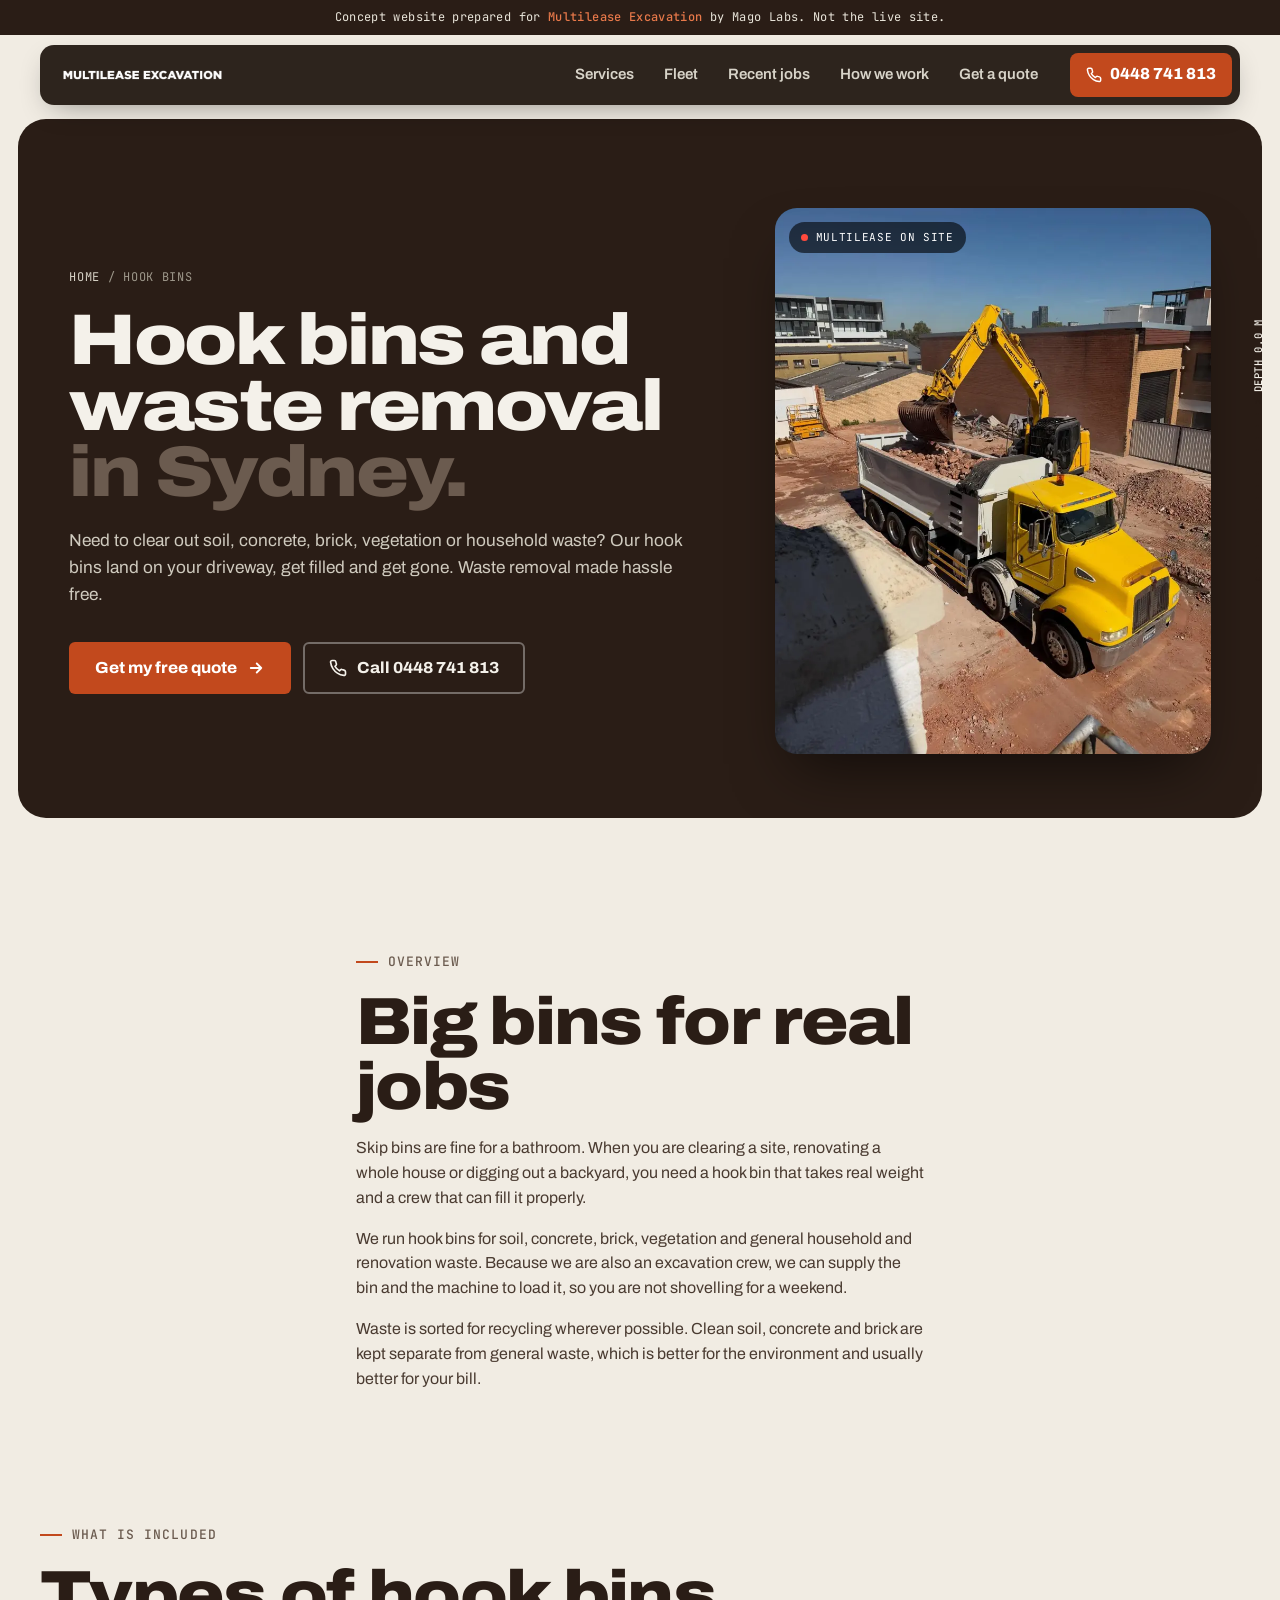
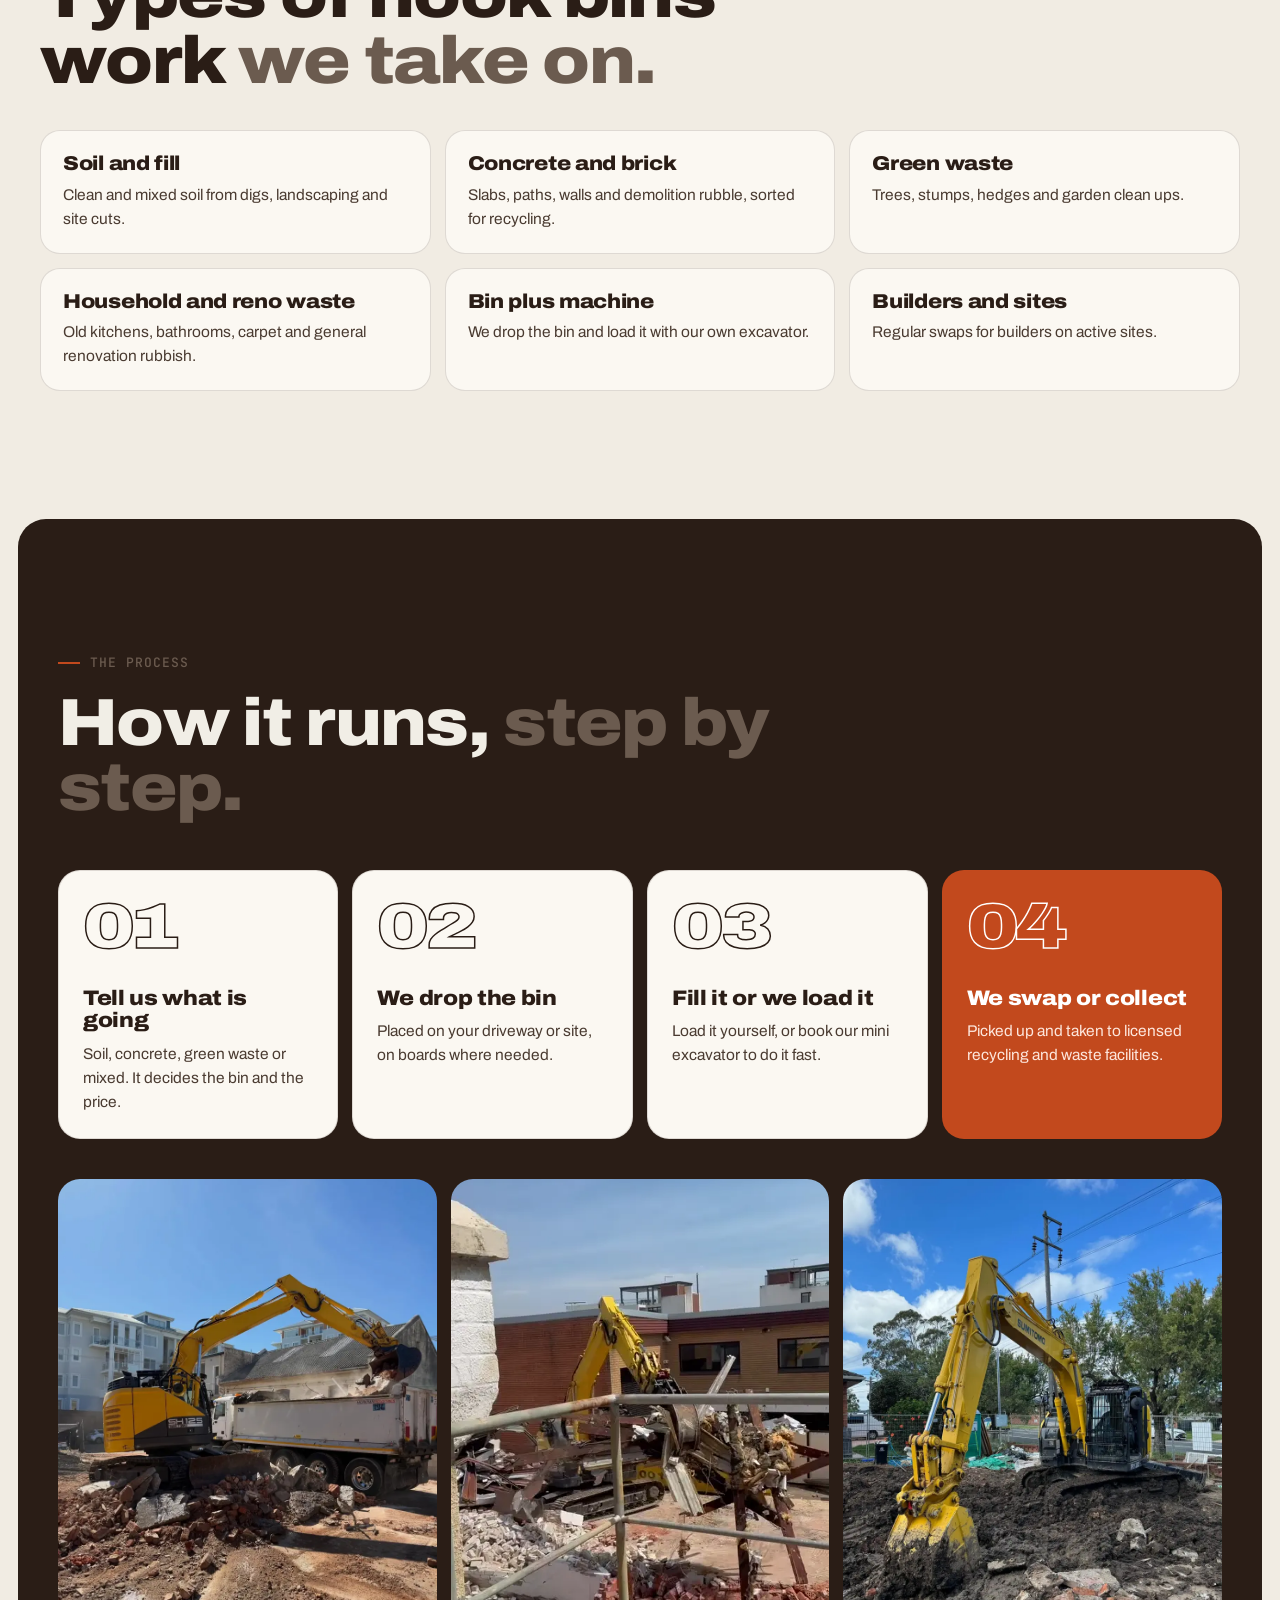
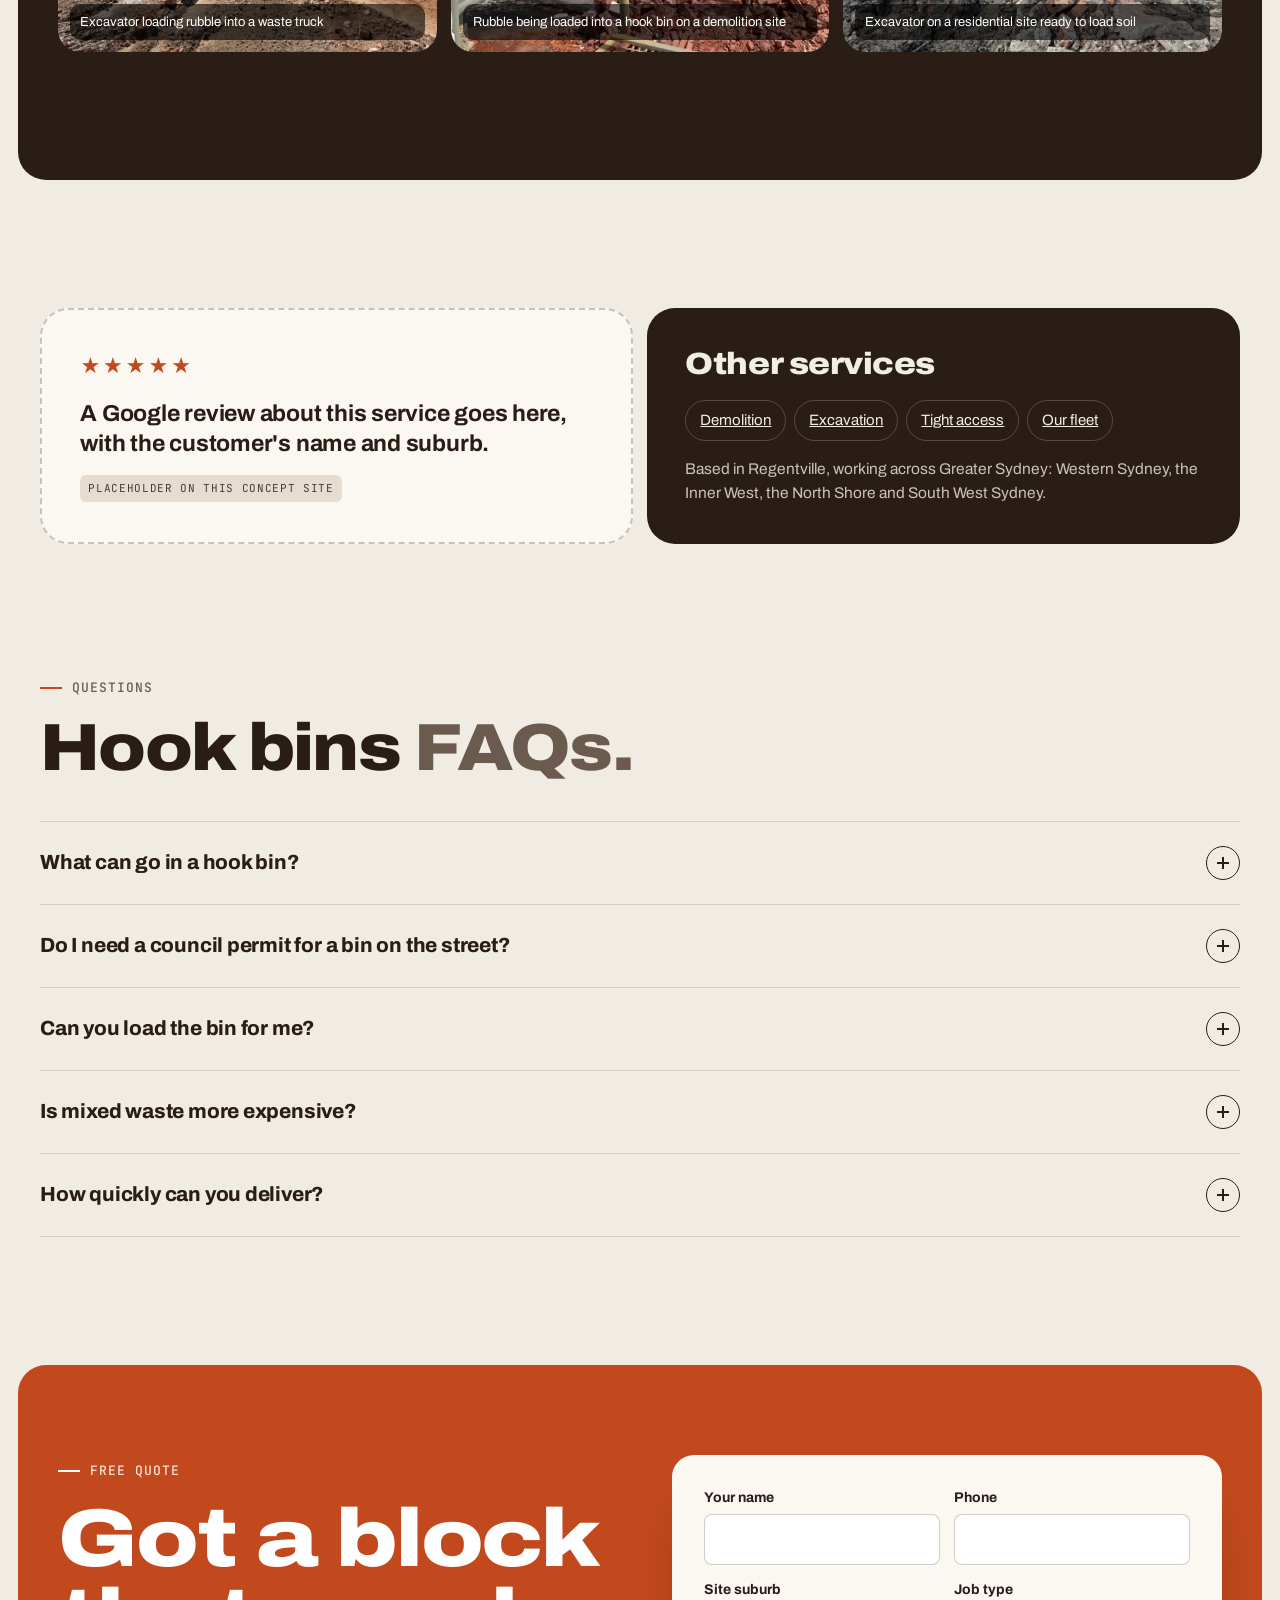
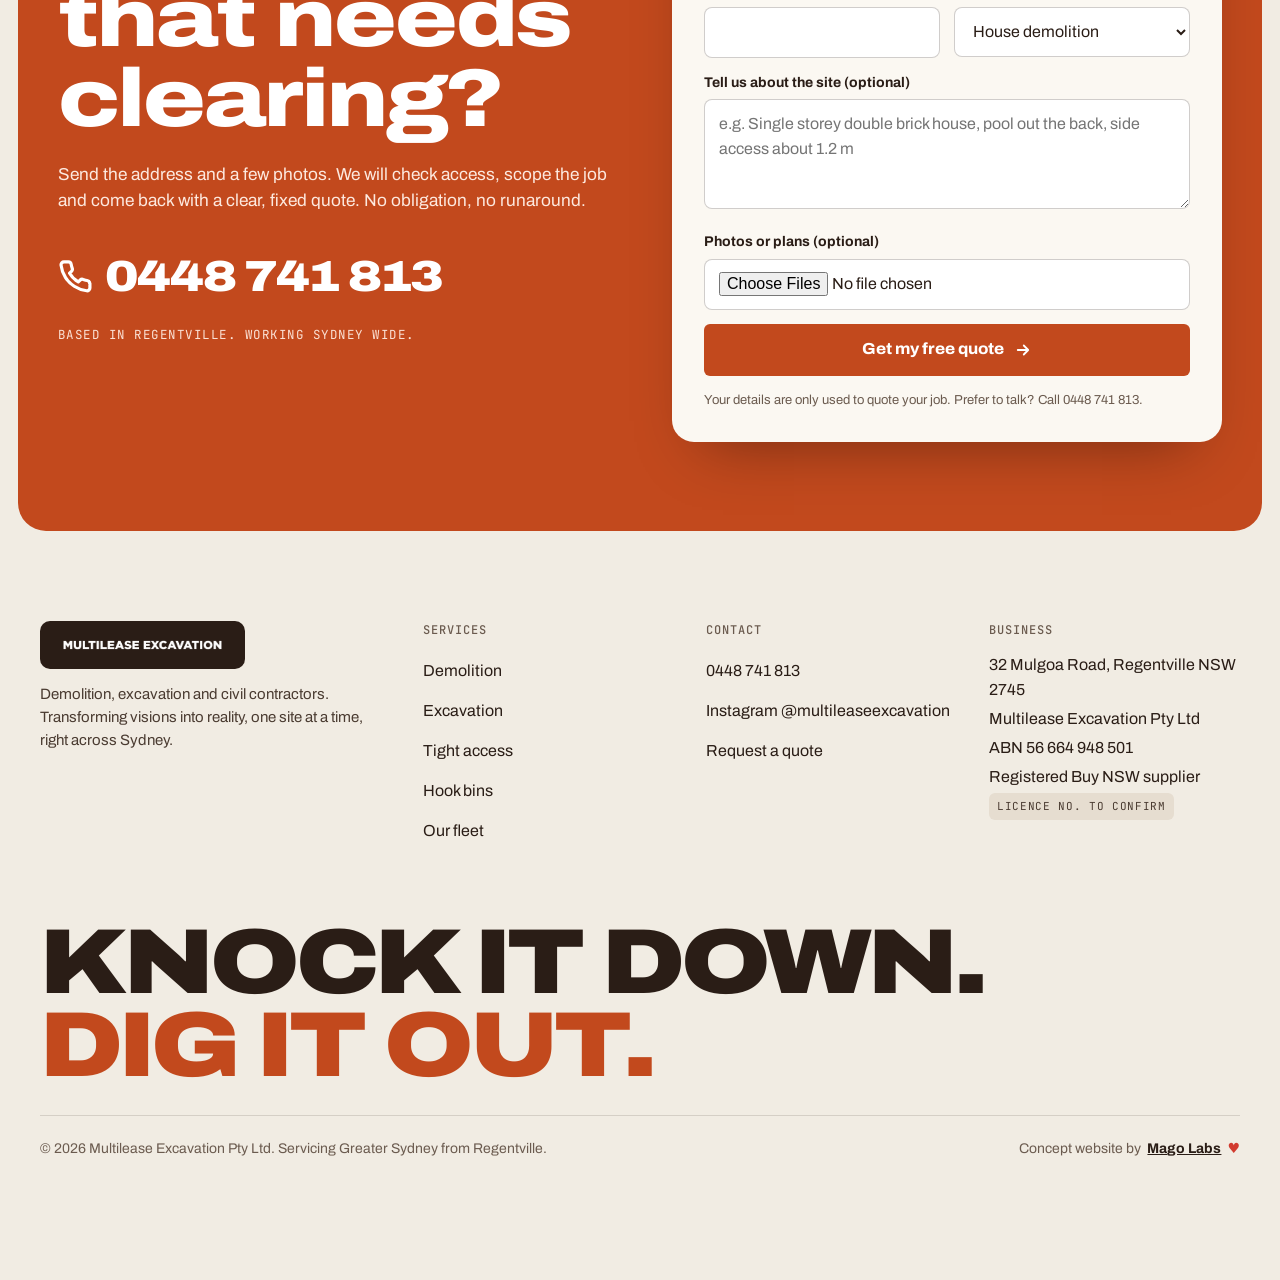
<file: hook-bins-sydney.html>
<!doctype html>
<html lang="en-AU">
<head>
<meta charset="utf-8">
<meta name="viewport" content="width=device-width, initial-scale=1, viewport-fit=cover">
<title>Hook Bins Sydney | Soil, Concrete & Waste Removal | Multilease Excavation</title>
<meta name="description" content="Hook bins and waste removal across Sydney for soil, concrete, brick, vegetation and household waste. Sorted for recycling. Book with Multilease Excavation.">
<meta name="robots" content="noindex, nofollow">
<meta name="theme-color" content="#2a1d16">
<link rel="canonical" href="https://multileaseexcavation.vercel.app/hook-bins-sydney.html">
<meta property="og:type" content="website">
<meta property="og:site_name" content="Multilease Excavation">
<meta property="og:url" content="https://multileaseexcavation.vercel.app/hook-bins-sydney.html">
<meta property="og:title" content="Hook Bins Sydney | Soil, Concrete & Waste Removal | Multilease Excavation">
<meta property="og:description" content="Hook bins and waste removal across Sydney for soil, concrete, brick, vegetation and household waste. Sorted for recycling. Book with Multilease Excavation.">
<meta property="og:image" content="https://multileaseexcavation.vercel.app/og-image.jpg">
<meta property="og:image:width" content="1200">
<meta property="og:image:height" content="630">
<meta property="og:image:alt" content="Multilease Excavation: Knock it down. Dig it out. Demolition and excavation in Sydney. Call 0448 741 813.">
<meta property="og:locale" content="en_AU">
<meta name="twitter:card" content="summary_large_image">
<meta name="twitter:title" content="Hook Bins Sydney | Soil, Concrete & Waste Removal | Multilease Excavation">
<meta name="twitter:description" content="Hook bins and waste removal across Sydney for soil, concrete, brick, vegetation and household waste. Sorted for recycling. Book with Multilease Excavation.">
<meta name="twitter:image" content="https://multileaseexcavation.vercel.app/og-image.jpg">
<link rel="icon" href="favicon.ico" sizes="48x48">
<link rel="icon" type="image/png" sizes="32x32" href="media/icon-32.png">
<link rel="icon" type="image/png" sizes="192x192" href="media/icon-192.png">
<link rel="apple-touch-icon" href="media/apple-touch-icon.png">
<link rel="manifest" href="site.webmanifest">
<link rel="preconnect" href="https://fonts.googleapis.com">
<link rel="preconnect" href="https://fonts.gstatic.com" crossorigin>
<link href="https://fonts.googleapis.com/css2?family=Archivo:wdth,wght@62..125,400..900&family=JetBrains+Mono:wght@500&display=swap" rel="stylesheet">
<script>document.documentElement.classList.add('js')</script>
<script type="application/ld+json">{"@context": "https://schema.org", "@type": "GeneralContractor", "name": "Multilease Excavation Pty Ltd", "alternateName": "Multilease Excavation", "description": "Sydney demolition and excavation contractor with its own fleet: house and commercial demolition, strip outs, bulk and tight access excavation, site clean up and hook bins.", "telephone": "+61 448 741 813", "image": "https://multileaseexcavation.vercel.app/og-image.jpg", "url": "https://multileaseexcavation.vercel.app/", "logo": "https://multileaseexcavation.vercel.app/media/logo-square.png", "address": {"@type": "PostalAddress", "streetAddress": "32 Mulgoa Road", "addressLocality": "Regentville", "addressRegion": "NSW", "postalCode": "2745", "addressCountry": "AU"}, "areaServed": [{"@type": "City", "name": "Sydney"}, "Penrith", "Western Sydney", "Inner West", "North Shore", "South West Sydney"], "identifier": {"@type": "PropertyValue", "propertyID": "ABN", "value": "56 664 948 501"}, "sameAs": ["https://www.instagram.com/multileaseexcavation/"], "knowsAbout": ["Demolition", "Excavation", "Tight access excavation", "Strip outs", "Site clean up", "Hook bins", "OSD tank excavation"]}</script>
<script type="application/ld+json">{"@context": "https://schema.org", "@type": "FAQPage", "mainEntity": [{"@type": "Question", "name": "What can go in a hook bin?", "acceptedAnswer": {"@type": "Answer", "text": "Soil, concrete, brick, vegetation and general household and renovation waste. Asbestos and liquids cannot go in. Ask us if you are unsure."}}, {"@type": "Question", "name": "Do I need a council permit for a bin on the street?", "acceptedAnswer": {"@type": "Answer", "text": "If the bin sits on the road or footpath, many Sydney councils need a permit. On your driveway or site, you usually don't. We will tell you before we drop it."}}, {"@type": "Question", "name": "Can you load the bin for me?", "acceptedAnswer": {"@type": "Answer", "text": "Yes. That is the big advantage of using an excavation crew. We can bring a mini excavator and fill it fast."}}, {"@type": "Question", "name": "Is mixed waste more expensive?", "acceptedAnswer": {"@type": "Answer", "text": "Usually, because it has to be sorted. Keeping soil, concrete and green waste separate normally costs less."}}, {"@type": "Question", "name": "How quickly can you deliver?", "acceptedAnswer": {"@type": "Answer", "text": "Call us with the address and what is going and we will give you the next available drop off."}}]}</script>
<script type="application/ld+json">{"@context": "https://schema.org", "@type": "BreadcrumbList", "itemListElement": [{"@type": "ListItem", "position": 1, "name": "Home", "item": "index.html"}, {"@type": "ListItem", "position": 2, "name": "Hook bins", "item": "hook-bins-sydney.html"}]}</script>
<script type="application/ld+json">{"@context": "https://schema.org", "@type": "Service", "serviceType": "Hook bins", "provider": {"@type": "GeneralContractor", "name": "Multilease Excavation Pty Ltd", "telephone": "+61 448 741 813"}, "areaServed": {"@type": "City", "name": "Sydney"}, "description": "Hook bins and waste removal across Sydney for soil, concrete, brick, vegetation and household waste. Sorted for recycling. Book with Multilease Excavation."}</script>
<style>:root{
  --bg:#f1ece3; --card:#fbf8f2; --ink:#2a1d16; --ink-2:#4a3b31; --muted:#6b5b4f;
  --line:rgba(42,29,22,.14); --accent:#c2491d; --accent-ink:#fff; --accent-dk:#963511; --accent-lt:#e8794a;
  --r-card:28px; --r-btn:6px; --max:1320px; --gut:clamp(16px,4vw,40px);
  --ease:cubic-bezier(.2,.7,.1,1); --ease-out:cubic-bezier(.16,1,.3,1);
  --font:"Archivo",system-ui,-apple-system,"Segoe UI",sans-serif;
  --mono:"JetBrains Mono",ui-monospace,SFMono-Regular,Menlo,monospace;
}
*{box-sizing:border-box;margin:0;padding:0}
html{-webkit-text-size-adjust:100%;scroll-behavior:smooth;scroll-padding-top:96px}
body{background:var(--bg);color:var(--ink);font-family:var(--font);font-size:clamp(16px,1.1vw,18px);line-height:1.55;-webkit-font-smoothing:antialiased;-webkit-tap-highlight-color:transparent;overflow-x:hidden}
img,video{display:block;max-width:100%}
a{color:inherit}
button,input,select,textarea{font:inherit;color:inherit}
:focus-visible{outline:3px solid var(--accent);outline-offset:3px;border-radius:4px}
.wrap{max-width:var(--max);margin:0 auto;padding:0 var(--gut)}
.sr{position:absolute;width:1px;height:1px;overflow:hidden;clip:rect(0 0 0 0);white-space:nowrap}
.skip{position:absolute;left:-999px;top:8px;z-index:200;background:var(--ink);color:#fff;padding:10px 14px;border-radius:6px}
.skip:focus{left:8px}

/* type */
.label{font-family:var(--mono);font-size:13px;font-weight:500;letter-spacing:.08em;text-transform:uppercase;color:var(--muted);display:inline-flex;align-items:center;gap:10px}
.label::before{content:"";width:22px;height:2px;background:var(--accent)}
.dark .label{color:#b9b4a8}
h1,h2,h3{font-weight:850;font-stretch:112%;letter-spacing:-.025em;line-height:.98}
h2{font-size:clamp(38px,5.2vw,68px);margin-top:18px}
h2 .soft,h1 .soft{color:var(--muted)}
.dark h2 .soft{color:#8f8a7e}
h3{font-size:clamp(22px,2vw,28px);line-height:1.08;letter-spacing:-.015em}
.lede{font-size:clamp(17px,1.35vw,20px);color:var(--ink-2);max-width:62ch;margin-top:22px}
.dark .lede{color:#c9c4b8}
.mono{font-family:var(--mono);font-size:12.5px;letter-spacing:.04em;text-transform:uppercase}

/* buttons */
.btn{display:inline-flex;align-items:center;justify-content:center;gap:10px;min-height:52px;padding:0 24px;border-radius:var(--r-btn);font-weight:750;font-stretch:105%;text-decoration:none;border:2px solid transparent;cursor:pointer;position:relative;overflow:hidden;isolation:isolate;transition:transform .2s var(--ease-out)}
.btn:active{transform:translateY(1px) scale(.985)}
.btn-primary{background:var(--accent);color:var(--accent-ink)}
.btn-primary::after{content:"";position:absolute;inset:0;background:var(--accent-dk);transform:translateY(101%);transition:transform .45s var(--ease-out);z-index:-1}
.btn-primary:hover{color:#fff}
.btn-primary:hover::after{transform:translateY(0)}
.btn-ghost{border-color:currentColor;background:transparent}
.btn-ghost:hover{background:rgba(255,255,255,.08)}
.btn svg{width:18px;height:18px;flex:none}
.btn .arrow{transition:transform .35s var(--ease-out)}
.btn:hover .arrow{transform:translateX(4px)}

/* demo banner */
.demo-banner{background:var(--ink);color:#e9e5da;font-family:var(--mono);font-size:12px;letter-spacing:.03em;text-align:center;padding:9px 16px;line-height:1.4}
.demo-banner strong{color:var(--accent-lt);font-weight:500}

/* header */
.header{position:sticky;top:10px;z-index:90;padding:0 var(--gut);margin-top:10px}
.nav{max-width:var(--max);margin:0 auto;background:rgba(31,21,15,.93);backdrop-filter:blur(10px);-webkit-backdrop-filter:blur(10px);border-radius:14px;display:flex;align-items:center;gap:18px;padding:8px 8px 8px 18px;color:#f3f0e8;box-shadow:0 10px 30px -12px rgba(0,0,0,.45)}
.brand{display:flex;align-items:center;flex:none;min-height:44px}
.brand img{height:20px;width:auto}
.nav-links{display:flex;gap:2px;margin-left:auto;list-style:none}
.nav-links a{display:flex;align-items:center;min-height:44px;padding:0 14px;text-decoration:none;font-size:15px;font-weight:600;color:#d8d4c9;border-radius:8px;transition:color .2s,background .2s}
.nav-links a:hover{color:#fff;background:rgba(255,255,255,.07)}
.nav-call{display:inline-flex;align-items:center;gap:8px;min-height:44px;padding:0 16px;border-radius:8px;background:var(--accent);color:#fff;font-weight:800;text-decoration:none;white-space:nowrap}
.nav-call svg{width:16px;height:16px}
.menu-btn{display:none;margin-left:auto;width:44px;height:44px;border:0;background:transparent;color:#fff;cursor:pointer;border-radius:8px}
.menu-btn span{display:block;width:20px;height:2px;background:currentColor;margin:5px auto;transition:transform .3s var(--ease-out),opacity .2s}
.menu-open .menu-btn span:nth-child(1){transform:translateY(7px) rotate(45deg)}
.menu-open .menu-btn span:nth-child(2){opacity:0}
.menu-open .menu-btn span:nth-child(3){transform:translateY(-7px) rotate(-45deg)}
@media (max-width:960px){
  .nav-links{display:none;position:absolute;left:var(--gut);right:var(--gut);top:calc(100% + 8px);flex-direction:column;background:#1f150f;border-radius:14px;padding:10px}
  .menu-open .nav-links{display:flex}
  .nav-links a{font-size:18px;min-height:52px}
  .menu-btn{display:block}
  .nav-call .t{display:none}
  .nav-call{padding:0 14px}
}

/* sections */
section{position:relative}
.sec{padding:clamp(72px,10vw,150px) 0}
.band{background:var(--ink);color:#f1eee6;border-radius:var(--r-card);margin:0 clamp(8px,1.4vw,18px)}
.head{max-width:860px}
.head-row{display:flex;justify-content:space-between;align-items:flex-end;gap:32px;flex-wrap:wrap}

/* hero */
.hero{margin:14px clamp(8px,1.4vw,18px) 0;background:var(--ink);color:#f4f1ea;border-radius:var(--r-card);overflow:hidden;position:relative}
.hero::before{content:"";position:absolute;inset:0;background:repeating-linear-gradient(90deg,rgba(255,255,255,.035) 0 1px,transparent 1px 120px);pointer-events:none}
.hero-grid{display:grid;grid-template-columns:1.25fr .9fr;gap:clamp(24px,4vw,64px);align-items:center;padding:clamp(48px,7vw,96px) clamp(20px,4vw,64px) clamp(40px,5vw,72px);max-width:1440px;margin:0 auto;position:relative}
.hero h1{font-size:clamp(56px,8.4vw,124px);line-height:.9;letter-spacing:-.035em;font-stretch:118%}
.hero h1 .kicker{display:flex;align-items:center;gap:10px;font-family:var(--mono);font-size:13px;font-weight:500;letter-spacing:.1em;text-transform:uppercase;color:#bdb8ac;margin-bottom:26px;font-stretch:100%}
.hero h1 .kicker i{width:8px;height:8px;border-radius:50%;background:var(--accent-lt);box-shadow:0 0 0 0 rgba(232,121,74,.6);animation:ping 2.2s infinite}
@keyframes ping{70%{box-shadow:0 0 0 10px rgba(232,121,74,0)}100%{box-shadow:0 0 0 0 rgba(232,121,74,0)}}
.hero h1 .ln{display:block;overflow:hidden;padding-bottom:.06em}
.hero h1 .ln>span{display:inline-block}
.hero h1 .ln.y>span{color:var(--accent-lt)}
.hero .lede{color:#cfcabe;max-width:54ch}
.hero-ctas{display:flex;flex-wrap:wrap;gap:12px;margin-top:34px}
.hero-ctas .btn-ghost{color:#f4f1ea;border-color:rgba(255,255,255,.35)}
.chips{display:flex;flex-wrap:wrap;gap:8px;margin-top:34px;list-style:none}
.chips li{font-family:var(--mono);font-size:12px;letter-spacing:.04em;text-transform:uppercase;border:1px solid rgba(255,255,255,.18);border-radius:999px;padding:8px 12px;color:#d6d1c5}
.hero-media{position:relative;justify-self:end;width:min(100%,460px)}
.vcard{position:relative;border-radius:22px;overflow:hidden;background:#222;aspect-ratio:4/5;box-shadow:0 30px 60px -20px rgba(0,0,0,.6)}
.vcard video,.vcard img{width:100%;height:100%;object-fit:cover}
.vcard .tag{position:absolute;left:14px;top:14px;display:flex;align-items:center;gap:8px;background:rgba(0,0,0,.6);backdrop-filter:blur(6px);color:#fff;border-radius:999px;padding:7px 12px;font-family:var(--mono);font-size:11px;letter-spacing:.06em;text-transform:uppercase}
.vcard .tag i{width:7px;height:7px;border-radius:50%;background:#ff4a3d}
.hero-media .mini{position:absolute;left:-18%;bottom:-6%;width:44%;aspect-ratio:3/4;border-radius:16px;overflow:hidden;border:4px solid var(--ink);box-shadow:0 20px 40px -12px rgba(0,0,0,.6)}
.hero-media .mini img{width:100%;height:100%;object-fit:cover}
.hero-media .spec{position:absolute;right:-10px;top:12%;background:var(--accent);color:#fff;border-radius:12px;padding:12px 14px;font-family:var(--mono);font-size:11.5px;line-height:1.35;text-transform:uppercase;letter-spacing:.04em;box-shadow:0 14px 30px -10px rgba(0,0,0,.5)}
.hero-media .spec b{display:block;font-family:var(--font);font-size:26px;font-weight:900;font-stretch:115%;letter-spacing:-.02em;text-transform:none}
@media (max-width:960px){
  .hero-grid{grid-template-columns:1fr}
  .hero-media{justify-self:center;width:min(86%,420px);margin:20px auto 30px}
  .hero-media .mini{left:-10%}
  .hero-media .spec{right:-6px}
}

/* marquee */
.proof{padding:28px 0 0}
.marquee{overflow:hidden;border-block:1px solid var(--line);padding:16px 0;mask-image:linear-gradient(90deg,transparent,#000 8%,#000 92%,transparent)}
.marquee-track{display:flex;gap:48px;width:max-content;animation:mq 38s linear infinite}
.marquee span{font-weight:800;font-stretch:115%;font-size:clamp(18px,2vw,26px);letter-spacing:-.01em;display:flex;align-items:center;gap:48px;white-space:nowrap}
.marquee span::after{content:"";width:10px;height:10px;background:var(--accent);transform:rotate(45deg)}
@keyframes mq{to{transform:translateX(-50%)}}
.stats{display:grid;grid-template-columns:repeat(4,1fr);gap:0;margin-top:clamp(36px,5vw,64px)}
.stat{padding:8px 24px 8px 0;border-right:1px solid var(--line);margin-right:24px}
.stat:last-child{border:0;margin:0}
.stat b{display:block;white-space:nowrap;font-size:clamp(44px,5vw,76px);font-weight:900;font-stretch:120%;letter-spacing:-.04em;line-height:.95}
.stat b small{font-size:.45em;letter-spacing:0;margin-left:4px}
.stat p{color:var(--muted);font-size:15px;margin-top:10px;max-width:28ch}
@media (max-width:860px){.stats{grid-template-columns:1fr 1fr;row-gap:32px}.stat b{font-size:clamp(40px,12vw,56px)}.stat:nth-child(2){border:0;margin:0}}

/* problem */
.problem-grid{display:grid;grid-template-columns:1.1fr .9fr;gap:clamp(32px,6vw,96px);align-items:start}
.quote-stack{display:grid;gap:12px;margin-top:8px}
.qbubble{background:var(--card);border:1px solid var(--line);border-radius:18px;padding:18px 20px;font-size:17px;line-height:1.45}
.qbubble small{display:block;font-family:var(--mono);font-size:11.5px;text-transform:uppercase;letter-spacing:.05em;color:var(--muted);margin-top:8px}
.qbubble:nth-child(2){margin-left:10%}
.qbubble:nth-child(3){margin-left:4%}
.answer{margin-top:28px;font-size:clamp(22px,2.2vw,30px);font-weight:800;font-stretch:110%;letter-spacing:-.02em;line-height:1.15}
.answer mark{background:linear-gradient(transparent 58%,rgba(194,73,29,.32) 58%);color:inherit;padding:0 2px}
@media (max-width:860px){.problem-grid{grid-template-columns:1fr}}

/* services */
.svc-grid{display:grid;grid-template-columns:repeat(6,1fr);gap:14px;margin-top:clamp(40px,5vw,64px)}
.svc{grid-column:span 2;background:var(--card);border:1px solid var(--line);border-radius:var(--r-card);padding:26px;display:flex;flex-direction:column;gap:14px;text-decoration:none;position:relative;overflow:hidden;min-height:300px;transition:transform .4s var(--ease-out),box-shadow .4s var(--ease-out)}
.svc:nth-child(4),.svc:nth-child(5){grid-column:span 3}
.svc:hover{transform:translateY(-4px);box-shadow:0 24px 40px -24px rgba(0,0,0,.35)}
.svc .num{font-family:var(--mono);font-size:12px;color:var(--muted)}
.svc h3{margin-top:auto}
.svc p{color:var(--ink-2);font-size:16px}
.svc .go{display:inline-flex;align-items:center;gap:8px;font-weight:750;font-size:15px}
.svc .go svg{width:16px;height:16px;transition:transform .35s var(--ease-out)}
.svc:hover .go svg{transform:translateX(5px)}
.svc .thumb{position:absolute;right:-30px;top:-30px;width:150px;height:150px;border-radius:50%;overflow:hidden;opacity:.95;transition:transform .6s var(--ease-out)}
.svc .thumb img{width:100%;height:100%;object-fit:cover}
.svc:hover .thumb{transform:scale(1.08) rotate(-4deg)}
.svc.feature{background:var(--ink);color:#f1eee6;border-color:transparent}
.svc.feature p{color:#c9c4b8}
.svc.feature .num{color:#9d978a}
@media (max-width:960px){.svc,.svc:nth-child(4),.svc:nth-child(5){grid-column:span 3}}
@media (max-width:640px){.svc-grid{grid-template-columns:1fr}.svc,.svc:nth-child(4),.svc:nth-child(5){grid-column:auto;min-height:0;padding-top:120px}}

/* story */
.story{padding:clamp(72px,10vw,140px) 0}
.story-steps{list-style:none;display:grid;gap:28px;margin-top:48px}
.step{display:grid;grid-template-columns:1fr 1fr;gap:28px;align-items:center}
.step .media{border-radius:22px;overflow:hidden;aspect-ratio:4/5;background:#222;max-height:72vh}
.step .media img,.step .media video{width:100%;height:100%;object-fit:cover}
.step .n{font-family:var(--mono);color:var(--accent-lt);font-size:13px;letter-spacing:.08em}
.step h3{font-size:clamp(30px,3.6vw,52px);margin:10px 0 14px;font-stretch:115%}
.step p{color:#c9c4b8;max-width:44ch}
@media (max-width:760px){.step{grid-template-columns:1fr}.step .media{aspect-ratio:4/3}}
/* pinned mode (desktop, motion allowed) */
.story.pin{padding:0}
.story.pin .story-scroller{height:calc(var(--steps) * 85vh + 100vh);position:relative}
.story.pin .story-sticky{position:sticky;top:0;height:100vh;padding-top:110px!important;display:grid;grid-template-columns:1fr 1fr;gap:clamp(32px,5vw,80px);align-items:center;padding:96px clamp(20px,4vw,64px) 40px;max-width:1440px;margin:0 auto}
.story.pin .story-steps{display:block;position:relative;margin:0;height:100%}
.story.pin .step{position:absolute;inset:0;display:block;opacity:0;transition:opacity .5s var(--ease)}
.story.pin .step.on{opacity:1}
.story.pin .step .copy{position:absolute;left:0;top:50%;transform:translateY(-40%);transition:transform .7s var(--ease-out)}
.story.pin .step.on .copy{transform:translateY(-50%)}
.story.pin .step .media{display:none}
.story-stage{display:none}
.story.pin .story-stage{display:block;position:relative;height:min(calc(100vh - 210px),720px);aspect-ratio:4/5;justify-self:center;align-self:start;border-radius:24px;overflow:hidden;background:#111}
.story-stage .layer{position:absolute;inset:0;opacity:0;transform:scale(1.08);transition:opacity .7s var(--ease),transform 1.2s var(--ease-out)}
.story-stage .layer.on{opacity:1;transform:scale(1)}
.story-stage .layer img,.story-stage .layer video{width:100%;height:100%;object-fit:cover}
.story.pin .story-left{display:flex;flex-direction:column;height:100%;padding-bottom:60px}
.story.pin .story-left .head h2{font-size:clamp(34px,3.6vw,54px)}
.story.pin .story-steps{flex:1}
.rail{display:none}
.story.pin .rail{display:block;position:absolute;left:clamp(20px,4vw,64px);right:clamp(20px,4vw,64px);bottom:34px;height:46px}
.rail .track{position:absolute;left:0;right:0;bottom:6px;height:2px;background:rgba(255,255,255,.16)}
.rail .fill{position:absolute;left:0;bottom:6px;height:2px;width:100%;background:var(--accent-lt);transform-origin:left;transform:scaleX(0)}
.rail .dig{position:absolute;left:0;bottom:8px;width:54px;height:34px;color:var(--accent-lt);will-change:transform}
.rail .ticks{position:absolute;left:0;right:0;bottom:-18px;display:flex;justify-content:space-between;font-family:var(--mono);font-size:10.5px;color:#8f8a7e;text-transform:uppercase;letter-spacing:.06em}

/* fleet */
.fleet-top{display:grid;grid-template-columns:1fr 1fr;gap:clamp(24px,5vw,80px);align-items:end}
.gate{background:var(--card);border:1px solid var(--line);border-radius:22px;padding:22px 24px}
.gate label{display:flex;justify-content:space-between;align-items:baseline;gap:12px;font-weight:700}
.gate output{font-family:var(--font);font-weight:900;font-stretch:120%;font-size:40px;letter-spacing:-.03em;line-height:1}
.gate input[type=range]{width:100%;margin:18px 0 8px;accent-color:var(--ink);height:44px;cursor:pointer}
.gate .scale{display:flex;justify-content:space-between;font-family:var(--mono);font-size:11px;color:var(--muted)}
.gate .verdict{margin-top:12px;font-size:15px;color:var(--ink-2);min-height:3em}
.fleet{display:grid;grid-template-columns:repeat(5,1fr);gap:12px;margin-top:40px;list-style:none}
.mach{background:var(--card);border:1px solid var(--line);border-radius:22px;overflow:hidden;display:flex;flex-direction:column;transition:opacity .4s,filter .4s,transform .4s var(--ease-out)}
.mach .ph{aspect-ratio:1/1;overflow:hidden;position:relative}
.mach .ph img{width:100%;height:100%;object-fit:cover;transition:transform .8s var(--ease-out)}
.mach:hover .ph img{transform:scale(1.05)}
.mach .fit{position:absolute;left:10px;top:10px;font-family:var(--mono);font-size:11px;text-transform:uppercase;letter-spacing:.06em;border-radius:999px;padding:6px 10px;background:var(--accent);color:#fff;font-weight:500}
.mach .bd{padding:16px 16px 18px;display:flex;flex-direction:column;gap:6px;flex:1}
.mach h3{font-size:20px}
.mach .meta{font-family:var(--mono);font-size:11.5px;color:var(--muted);text-transform:uppercase;letter-spacing:.04em}
.mach p{font-size:14.5px;color:var(--ink-2)}
.mach.no{opacity:.45;filter:grayscale(1)}
.mach.no .fit{background:#d7d3c9;color:#4a473f}
.foot-note{font-size:14px;color:var(--muted);margin-top:18px;max-width:80ch}
@media (max-width:1100px){.fleet{grid-template-columns:repeat(3,1fr)}}
@media (max-width:860px){.fleet-top{grid-template-columns:1fr}}
@media (max-width:640px){.fleet{grid-template-columns:1fr 1fr}.mach h3{font-size:17px}.mach p{display:none}}

/* projects */
.rail-wrap{margin-top:44px}
.prj-rail{display:flex;gap:16px;overflow-x:auto;scroll-snap-type:x mandatory;padding:4px var(--gut) 22px max(var(--gut),calc((100vw - var(--max))/2 + var(--gut)));scroll-padding-left:max(var(--gut),calc((100vw - var(--max))/2 + var(--gut)));scrollbar-width:thin;scrollbar-color:#8f8a7e transparent;overscroll-behavior-x:contain}
.prj{flex:0 0 clamp(270px,27vw,370px);scroll-snap-align:start;border-radius:var(--r-card);overflow:hidden;background:#1f150f;color:#fff;display:flex;flex-direction:column;border:1px solid rgba(255,255,255,.08)}
.prj .pm{position:relative;aspect-ratio:4/5;overflow:hidden;background:#140d09}
.prj .pm video,.prj .pm img{position:absolute;inset:0;width:100%;height:100%;object-fit:cover;transition:transform 1s var(--ease-out)}
.prj:hover .pm video,.prj:hover .pm img{transform:scale(1.04)}
.prj .pm::after{content:"";position:absolute;inset:0;background:linear-gradient(180deg,rgba(0,0,0,.5) 0%,transparent 26%);pointer-events:none}
.prj .top{position:absolute;left:16px;right:16px;top:14px;z-index:1;display:flex;justify-content:space-between;gap:10px;font-family:var(--mono);font-size:11.5px;text-transform:uppercase;letter-spacing:.06em}
.prj .bt{padding:18px 20px 22px;flex:1}
.prj .big{display:block;font-size:clamp(30px,2.6vw,40px);font-weight:900;font-stretch:120%;letter-spacing:-.04em;line-height:.95;color:var(--accent-lt)}
.prj h3{font-size:20px;margin-top:8px}
.prj p{font-size:14.5px;color:#d9cfc4;margin-top:8px}
.prj.text .pm{background:radial-gradient(circle,rgba(255,255,255,.08) 1.2px,transparent 1.6px) 0 0/14px 14px,var(--accent);display:grid;place-items:center}
.prj.text .pm::after{display:none}
.prj.text .pm .big{color:#fff;font-size:clamp(64px,6.4vw,104px)}
.rail-btns{display:flex;gap:8px}
.rail-btns button{width:48px;height:48px;border-radius:50%;border:1.5px solid rgba(255,255,255,.35);background:transparent;color:#fff;cursor:pointer;display:grid;place-items:center;transition:background .2s}
.rail-btns button:hover{background:rgba(255,255,255,.1)}
.rail-btns svg{width:18px;height:18px}

/* compare */
.compare{display:grid;grid-template-columns:1fr 1fr;gap:14px;margin-top:48px}
.col{border-radius:var(--r-card);padding:clamp(24px,3vw,40px)}
.col.them{background:var(--card);border:1px solid var(--line)}
.col.us{background:var(--ink);color:#f1eee6}
.col h3{font-size:clamp(22px,2.2vw,30px);margin-bottom:22px}
.col ul{list-style:none;display:grid;gap:14px}
.col li{display:grid;grid-template-columns:26px 1fr;gap:10px;font-size:16.5px}
.col li svg{width:22px;height:22px;margin-top:2px}
.col.them li{color:var(--ink-2)}
.col.us li svg{color:var(--accent-lt)}
.dont{margin-top:28px;font-size:clamp(20px,2vw,26px);font-weight:800;font-stretch:110%;letter-spacing:-.015em;max-width:40ch}
@media (max-width:760px){.compare{grid-template-columns:1fr}}

/* process */
.steps4{display:grid;grid-template-columns:repeat(4,1fr);gap:14px;margin-top:48px;list-style:none;counter-reset:s}
.steps4 li{background:var(--card);border:1px solid var(--line);border-radius:22px;padding:24px;position:relative;overflow:hidden}
.steps4 li::before{counter-increment:s;content:"0" counter(s);display:block;font-weight:900;font-stretch:125%;font-size:64px;letter-spacing:-.05em;line-height:1;color:transparent;-webkit-text-stroke:1.5px var(--ink);margin-bottom:28px}
.steps4 h3{font-size:21px;margin-bottom:10px}
.steps4 p{font-size:15.5px;color:var(--ink-2)}
.steps4 li:last-child{background:var(--accent);border-color:transparent;color:#fff}
.steps4 li:last-child p{color:#fde6dc}
.steps4 li:last-child::before{-webkit-text-stroke-color:#fff}
@media (max-width:960px){.steps4{grid-template-columns:1fr 1fr}}
@media (max-width:560px){.steps4{grid-template-columns:1fr}}

/* reviews + area */
.split{display:grid;grid-template-columns:1fr 1fr;gap:14px;margin-top:48px}
.review{background:var(--card);border:2px dashed rgba(42,29,22,.25);border-radius:var(--r-card);padding:clamp(24px,3vw,40px)}
.review .stars{color:var(--accent);font-size:22px;letter-spacing:3px}
.review blockquote{font-size:clamp(19px,1.8vw,24px);font-weight:700;letter-spacing:-.01em;line-height:1.3;margin:16px 0}
.ph-note{display:inline-block;font-family:var(--mono);font-size:11px;text-transform:uppercase;letter-spacing:.06em;background:#e6ddd0;color:#4a3b31;border-radius:6px;padding:5px 8px}
.area{background:var(--ink);color:#f1eee6;border-radius:var(--r-card);padding:clamp(24px,3vw,40px);position:relative;overflow:hidden}
.area h3{font-size:clamp(24px,2.4vw,32px)}
.area ul{list-style:none;display:flex;flex-wrap:wrap;gap:8px;margin-top:20px}
.area li{border:1px solid rgba(255,255,255,.2);border-radius:999px;padding:8px 14px;font-size:15px}
.area li.base{background:var(--accent);color:#fff;border-color:transparent;font-weight:700}
.area p{color:#c9c4b8;margin-top:16px;font-size:15.5px}
@media (max-width:860px){.split{grid-template-columns:1fr}}

/* faq */
.faq{margin-top:40px;border-top:1px solid var(--line)}
.faq details{border-bottom:1px solid var(--line)}
.faq summary{list-style:none;cursor:pointer;display:flex;justify-content:space-between;gap:20px;align-items:center;padding:24px 0;font-size:clamp(18px,1.6vw,22px);font-weight:750;letter-spacing:-.01em;min-height:44px}
.faq summary::-webkit-details-marker{display:none}
.faq summary i{flex:none;width:34px;height:34px;border-radius:50%;border:1.5px solid var(--ink);position:relative;transition:transform .35s var(--ease-out),background .2s}
.faq summary i::before,.faq summary i::after{content:"";position:absolute;left:50%;top:50%;width:12px;height:2px;background:currentColor;transform:translate(-50%,-50%)}
.faq summary i::after{transform:translate(-50%,-50%) rotate(90deg)}
.faq details[open] summary i{transform:rotate(45deg);background:var(--accent);border-color:var(--accent);color:#fff}
.faq .a{padding:0 0 26px;color:var(--ink-2);max-width:75ch}

/* cta */
.cta{background:var(--accent);color:#fff;border-radius:var(--r-card);margin:0 clamp(8px,1.4vw,18px);padding:clamp(48px,7vw,100px) 0;overflow:hidden;position:relative}
.cta-grid{display:grid;grid-template-columns:1fr 1fr;gap:clamp(32px,5vw,80px);align-items:start}
.cta h2{font-size:clamp(44px,6.4vw,92px);font-stretch:120%}
.cta .label{color:#fbe1d5}
.cta .label::before{background:#fff}
.cta .lede{color:#fde9df}
.cta-phone{display:inline-flex;align-items:center;gap:12px;margin-top:28px;font-size:clamp(28px,3.4vw,46px);font-weight:900;font-stretch:118%;letter-spacing:-.03em;text-decoration:none;min-height:44px}
.cta-phone svg{width:.8em;height:.8em}
form.quote{background:var(--card);color:var(--ink);border-radius:22px;padding:clamp(20px,2.6vw,32px);display:grid;grid-template-columns:1fr 1fr;gap:14px;box-shadow:0 30px 60px -30px rgba(0,0,0,.4)}
.quote .full{grid-column:1/-1}
.quote label{display:block;font-size:14px;font-weight:700;margin-bottom:6px}
.quote input,.quote select,.quote textarea{width:100%;min-height:50px;border:1.5px solid rgba(42,29,22,.22);border-radius:8px;background:#fff;padding:12px 14px;font-size:16px;transition:border-color .2s,box-shadow .2s}
.quote textarea{min-height:110px;resize:vertical}
.quote input:focus,.quote select:focus,.quote textarea:focus{outline:none;border-color:var(--ink);box-shadow:0 0 0 3px rgba(194,73,29,.3)}
.quote .btn{width:100%}
.quote .fine{font-size:13px;color:var(--muted)}
.quote .ok{display:none;background:var(--ink);color:#fff;border-radius:10px;padding:14px 16px;font-size:15px}
.quote.sent .ok{display:block}
@media (max-width:860px){.cta-grid{grid-template-columns:1fr}}
@media (max-width:520px){form.quote{grid-template-columns:1fr}}

/* footer */
footer{padding:clamp(56px,7vw,96px) 0 120px;position:relative;overflow:hidden}
.foot-grid{display:grid;grid-template-columns:1.4fr 1fr 1fr 1fr;gap:32px}
.foot-grid h4{font-family:var(--mono);font-size:12px;letter-spacing:.08em;text-transform:uppercase;color:var(--muted);margin-bottom:14px;font-weight:500}
.foot-grid ul{list-style:none;display:grid;gap:4px}
.foot-grid a{text-decoration:none;display:inline-flex;min-height:36px;align-items:center}
.foot-grid a:hover{text-decoration:underline}
.foot-logo{background:var(--ink);display:inline-flex;border-radius:10px;padding:14px 18px}
.foot-logo img{height:20px;width:auto}
.foot-grid p{color:var(--ink-2);font-size:15px;margin-top:14px;max-width:36ch}
.giant{font-weight:900;font-stretch:120%;letter-spacing:-.045em;line-height:.9;font-size:clamp(30px,7.2vw,116px);color:var(--ink);margin-top:72px;white-space:nowrap}
.giant span{color:var(--accent)}
.legal{display:flex;flex-wrap:wrap;justify-content:space-between;gap:12px;margin-top:28px;padding-top:22px;border-top:1px solid var(--line);font-size:14px;color:var(--muted)}
.legal a{color:var(--ink);font-weight:700}
.credit{display:inline-flex;align-items:center;gap:6px}
.credit .beat{display:inline-block;color:#d23b2f;animation:beat 1.6s ease-in-out infinite}
@keyframes beat{0%,60%,100%{transform:scale(1)}20%{transform:scale(1.25)}40%{transform:scale(.95)}}
@media (max-width:860px){.foot-grid{grid-template-columns:1fr 1fr}}
@media (max-width:520px){.foot-grid{grid-template-columns:1fr}}

/* mobile sticky bar */
.mbar{position:fixed;left:10px;right:10px;bottom:calc(10px + env(safe-area-inset-bottom));z-index:95;display:none;grid-template-columns:1fr 1fr;gap:8px;background:rgba(31,21,15,.93);backdrop-filter:blur(10px);-webkit-backdrop-filter:blur(10px);padding:8px;border-radius:14px;transform:translateY(140%);transition:transform .45s var(--ease-out)}
.mbar.show{transform:none}
.mbar a{min-height:50px;font-size:16px}
.mbar .btn-ghost{color:#fff;border-color:rgba(255,255,255,.3)}
@media (max-width:760px){.mbar{display:grid}}

/* depth gauge */
.gauge{position:fixed;right:14px;top:50%;transform:translateY(-50%);z-index:80;display:none;flex-direction:column;align-items:center;gap:8px;font-family:var(--mono);font-size:10.5px;letter-spacing:.06em;text-transform:uppercase;color:var(--muted);pointer-events:none}
.gauge .bar{width:6px;height:180px;border-radius:6px;background:repeating-linear-gradient(180deg,rgba(42,29,22,.25) 0 1px,transparent 1px 12px);position:relative;overflow:hidden;border:1px solid var(--line)}
.gauge .lvl{position:absolute;left:0;right:0;top:0;height:100%;background:var(--accent);transform-origin:top;transform:scaleY(0)}
.gauge .val{writing-mode:vertical-rl;transform:rotate(180deg);color:var(--ink);font-weight:500}
.gauge.on-dark{color:#b9b4a8}
.gauge.on-dark .val{color:#f1eee6}
@media (min-width:1180px){.js .gauge{display:flex}}

/* service page bits */
.page-hero{margin:14px clamp(8px,1.4vw,18px) 0;background:var(--ink);color:#f4f1ea;border-radius:var(--r-card);overflow:hidden}
.page-hero .hero-grid{grid-template-columns:1.2fr .8fr}
.page-hero h1{font-size:clamp(44px,5.6vw,88px);line-height:.92;letter-spacing:-.035em;font-stretch:116%}
.crumbs{font-family:var(--mono);font-size:12px;text-transform:uppercase;letter-spacing:.06em;color:#9d978a;margin-bottom:22px}
.crumbs a{color:#d6d1c5;text-decoration:none}
.crumbs a:hover{text-decoration:underline}
.prose{max-width:72ch}
.prose p{margin-top:16px;color:var(--ink-2)}
.prose h2{margin-bottom:6px}
.incl{display:grid;grid-template-columns:repeat(3,1fr);gap:14px;margin-top:36px;list-style:none}
.incl li{background:var(--card);border:1px solid var(--line);border-radius:20px;padding:22px}
.incl h3{font-size:20px;margin-bottom:8px}
.incl p{font-size:15.5px;color:var(--ink-2)}
.gal{display:grid;grid-template-columns:repeat(3,1fr);gap:14px;margin-top:40px}
.gal figure{border-radius:22px;overflow:hidden;aspect-ratio:4/5;background:#222;position:relative}
.gal img,.gal video{width:100%;height:100%;object-fit:cover}
.gal figcaption{position:absolute;left:12px;bottom:12px;right:12px;background:rgba(0,0,0,.6);color:#fff;border-radius:10px;padding:8px 10px;font-size:13px}
@media (max-width:860px){.incl{grid-template-columns:1fr}.gal{grid-template-columns:1fr 1fr}.page-hero .hero-grid{grid-template-columns:1fr}}
@media (max-width:520px){.gal{grid-template-columns:1fr}}

/* reveal: only hides when JS is running */
.js [data-reveal]{opacity:0;transform:translateY(28px);transition:opacity .9s var(--ease-out),transform .9s var(--ease-out)}
.js [data-reveal].in{opacity:1;transform:none}
.js .hero h1 .ln>span{transform:translateY(105%);transition:transform 1.1s var(--ease-out)}
.js .hero h1.go .ln>span{transform:none}
.js .hero h1 .ln:nth-child(3)>span{transition-delay:.12s}
@media (prefers-reduced-motion:reduce){
  *,*::before,*::after{animation:none!important;transition:none!important}
  .js [data-reveal]{opacity:1;transform:none}
  .js .hero h1 .ln>span{transform:none}
  html{scroll-behavior:auto}
}

/* ground cross-section */
.strata-sec{padding:clamp(64px,8vw,120px) 0 0}
.strata{position:relative;margin-top:clamp(36px,5vw,56px);border-radius:var(--r-card);overflow:hidden;isolation:isolate}
.grass{height:22px;margin-bottom:-2px;background:conic-gradient(from 150deg at 50% 0%,transparent 0 60deg,#6f7a3c 60deg 0) 0 0/9px 16px repeat-x,conic-gradient(from 155deg at 50% 0%,transparent 0 50deg,#58632e 50deg 0) 4px 4px/13px 12px repeat-x,linear-gradient(#58632e,#58632e) 0 100%/100% 7px no-repeat;position:relative;z-index:6}
.stratum{position:relative;display:grid;min-height:150px;grid-template-columns:170px 1fr auto;gap:clamp(16px,3vw,48px);align-items:center;padding:calc(clamp(26px,3vw,40px) + 20px) clamp(20px,3vw,40px) clamp(26px,3vw,40px);margin-top:-20px;clip-path:polygon(0 14px,5% 6px,11% 17px,18% 9px,24% 20px,31% 4px,39% 15px,46% 8px,53% 19px,61% 3px,68% 13px,76% 6px,83% 18px,90% 5px,96% 14px,100% 8px,100% 100%,0 100%);color:#fff}
.stratum:first-of-type{margin-top:0;clip-path:none;padding-top:clamp(26px,3vw,40px)}
.stratum .depth{display:flex;flex-direction:column;gap:4px;border-left:2px solid currentColor;padding-left:14px;opacity:.9}
.stratum .depth .mono{font-size:12px;letter-spacing:.1em}
.stratum .depth .m{font-weight:800;font-stretch:115%;font-size:18px;letter-spacing:-.01em}
.stratum h3{font-size:clamp(22px,2.2vw,30px)}
.stratum h3 span{display:block;font-family:var(--mono);font-size:12.5px;font-weight:500;letter-spacing:.08em;text-transform:uppercase;opacity:.8;margin-bottom:8px;font-stretch:100%}
.stratum p{margin-top:8px;max-width:58ch;font-size:16px;opacity:.88}
.stratum .num{text-align:right}
.stratum .num b{display:block;font-weight:900;font-stretch:122%;font-size:clamp(44px,5.4vw,84px);letter-spacing:-.045em;line-height:.9;white-space:nowrap}
.stratum .num .mono{display:block;margin-top:8px;font-size:12px;opacity:.85}
.topsoil{z-index:1;background:radial-gradient(circle,rgba(255,255,255,.07) 1.2px,transparent 1.6px) 0 0/14px 14px,radial-gradient(circle,rgba(0,0,0,.18) 1.5px,transparent 2px) 7px 5px/19px 17px,#4b3426}
.clay{z-index:2;background:radial-gradient(ellipse 6px 3px,rgba(255,255,255,.09) 60%,transparent 70%) 0 0/28px 16px,radial-gradient(circle,rgba(0,0,0,.12) 1.4px,transparent 2px) 9px 7px/17px 13px,#97552f}
.shale{z-index:3;background:repeating-linear-gradient(-8deg,rgba(255,255,255,.07) 0 2px,transparent 2px 11px),repeating-linear-gradient(-8deg,rgba(0,0,0,.12) 0 1px,transparent 1px 23px),#615d57}
.sandstone{z-index:4;color:var(--ink);background:repeating-linear-gradient(176deg,rgba(120,72,30,.13) 0 3px,transparent 3px 19px),repeating-linear-gradient(181deg,rgba(255,255,255,.18) 0 2px,transparent 2px 31px),radial-gradient(circle,rgba(120,72,30,.18) 1.2px,transparent 1.6px) 0 0/11px 11px,#d7b684}
.bedrock{z-index:5;background:repeating-linear-gradient(35deg,rgba(255,255,255,.035) 0 1px,transparent 1px 16px),repeating-linear-gradient(-35deg,rgba(255,255,255,.035) 0 1px,transparent 1px 16px),var(--ink)}
.bedrock .num b{color:var(--accent-lt)}
.js .stratum[data-reveal]{opacity:1;transform:none}
.js .stratum[data-reveal] .job,.js .stratum[data-reveal] .num,.js .stratum[data-reveal] .depth{opacity:0;transition:opacity .8s var(--ease-out),transform .9s var(--ease-out);transition-delay:inherit}
.js .stratum[data-reveal] .job{transform:translateX(-36px)}
.js .stratum[data-reveal] .num{transform:translateX(36px)}
.js .stratum[data-reveal] .depth{transform:translateY(-10px)}
.js .stratum[data-reveal].in .job,.js .stratum[data-reveal].in .num,.js .stratum[data-reveal].in .depth{opacity:1;transform:none}
.js .stratum[data-reveal]::after{content:"";position:absolute;inset:0;background:inherit;filter:brightness(.55);transform-origin:right;transition:transform 1s var(--ease-out);transition-delay:inherit;pointer-events:none}
.js .stratum[data-reveal].in::after{transform:scaleX(0)}
@media (max-width:860px){
  .stratum{grid-template-columns:1fr auto;row-gap:14px}
  .stratum .depth{grid-column:1/-1;flex-direction:row;gap:12px;align-items:baseline}
  .stratum .num b{font-size:clamp(36px,11vw,56px)}
}
@media (max-width:520px){.stratum{grid-template-columns:1fr}.stratum .num{text-align:left;display:flex;align-items:baseline;gap:10px}.stratum .num .mono{margin:0}}
@media (prefers-reduced-motion:reduce){.js .stratum[data-reveal] .job,.js .stratum[data-reveal] .num,.js .stratum[data-reveal] .depth{opacity:1;transform:none}.js .stratum[data-reveal]::after{display:none}}
</style>
</head>
<body>
<a class="skip" href="#main">Skip to content</a>
<div class="demo-banner" role="note">Concept website prepared for <strong>Multilease Excavation</strong> by Mago Labs. Not the live site.</div>
<header class="header">
  <nav class="nav" aria-label="Main">
    <a class="brand" href="index.html" aria-label="Multilease Excavation home"><img src="media/logo-wordmark-white.png" alt="Multilease Excavation" width="898" height="106"></a>
    <ul class="nav-links" id="nav-links">
      <li><a href="index.html#services">Services</a></li>
      <li><a href="index.html#fleet">Fleet</a></li>
      <li><a href="index.html#jobs">Recent jobs</a></li>
      <li><a href="index.html#how">How we work</a></li>
      <li><a href="index.html#quote">Get a quote</a></li>
    </ul>
    <a class="nav-call" href="tel:+61448741813"><svg viewBox="0 0 24 24" fill="none" stroke="currentColor" stroke-width="2.2" stroke-linecap="round" stroke-linejoin="round" aria-hidden="true"><path d="M22 16.9v3a2 2 0 0 1-2.2 2 19.8 19.8 0 0 1-8.6-3.1 19.5 19.5 0 0 1-6-6A19.8 19.8 0 0 1 2.1 4.2 2 2 0 0 1 4.1 2h3a2 2 0 0 1 2 1.7c.1.9.4 1.8.7 2.7a2 2 0 0 1-.5 2.1L8 9.8a16 16 0 0 0 6 6l1.3-1.3a2 2 0 0 1 2.1-.4c.9.3 1.8.6 2.7.7a2 2 0 0 1 1.7 2z"/></svg><span class="t">0448 741 813</span><span class="sr">Call 0448 741 813</span></a>
    <button class="menu-btn" aria-label="Open menu" aria-expanded="false" aria-controls="nav-links"><span></span><span></span><span></span></button>
  </nav>
</header>
<div class="gauge" data-max="6" aria-hidden="true"><span class="val">Depth 0.0 m</span><span class="bar"><span class="lvl"></span></span></div>

<main id="main">
<section class="page-hero" aria-labelledby="h1">
  <div class="hero-grid">
    <div>
      <p class="crumbs"><a href="index.html">Home</a> / Hook bins</p>
      <h1 id="h1">Hook bins and waste removal <span class="soft">in Sydney.</span></h1>
      <p class="lede" style="color:#cfcabe">Need to clear out soil, concrete, brick, vegetation or household waste? Our hook bins land on your driveway, get filled and get gone. Waste removal made hassle free.</p>
      <div class="hero-ctas"><a class="btn btn-primary" href="#quote">Get my free quote <svg class="arrow" viewBox="0 0 24 24" fill="none" stroke="currentColor" stroke-width="2.4" stroke-linecap="round" stroke-linejoin="round" aria-hidden="true"><path d="M5 12h14M13 6l6 6-6 6"/></svg></a><a class="btn btn-ghost" href="tel:+61448741813"><svg viewBox="0 0 24 24" fill="none" stroke="currentColor" stroke-width="2.2" stroke-linecap="round" stroke-linejoin="round" aria-hidden="true"><path d="M22 16.9v3a2 2 0 0 1-2.2 2 19.8 19.8 0 0 1-8.6-3.1 19.5 19.5 0 0 1-6-6A19.8 19.8 0 0 1 2.1 4.2 2 2 0 0 1 4.1 2h3a2 2 0 0 1 2 1.7c.1.9.4 1.8.7 2.7a2 2 0 0 1-.5 2.1L8 9.8a16 16 0 0 0 6 6l1.3-1.3a2 2 0 0 1 2.1-.4c.9.3 1.8.6 2.7.7a2 2 0 0 1 1.7 2z"/></svg>Call 0448 741 813</a></div>
    </div>
    <div class="hero-media"><div class="vcard"><img src="media/sh125-truck-overhead.webp" alt="Excavator loading bricks into a tipper truck in Sydney" width="825" height="1100" fetchpriority="high"><span class="tag"><i></i>Multilease on site</span></div></div>
  </div>
</section>
<section class="sec"><div class="wrap prose" data-reveal><span class="label">Overview</span><h2>Big bins for real jobs</h2><p>Skip bins are fine for a bathroom. When you are clearing a site, renovating a whole house or digging out a backyard, you need a hook bin that takes real weight and a crew that can fill it properly.</p><p>We run hook bins for soil, concrete, brick, vegetation and general household and renovation waste. Because we are also an excavation crew, we can supply the bin and the machine to load it, so you are not shovelling for a weekend.</p><p>Waste is sorted for recycling wherever possible. Clean soil, concrete and brick are kept separate from general waste, which is better for the environment and usually better for your bill.</p></div></section>
<section class="sec" style="padding-top:0"><div class="wrap"><div class="head" data-reveal><span class="label">What is included</span><h2>Types of hook bins work <span class="soft">we take on.</span></h2></div><ul class="incl"><li data-reveal data-delay="0"><h3>Soil and fill</h3><p>Clean and mixed soil from digs, landscaping and site cuts.</p></li><li data-reveal data-delay="60"><h3>Concrete and brick</h3><p>Slabs, paths, walls and demolition rubble, sorted for recycling.</p></li><li data-reveal data-delay="120"><h3>Green waste</h3><p>Trees, stumps, hedges and garden clean ups.</p></li><li data-reveal data-delay="180"><h3>Household and reno waste</h3><p>Old kitchens, bathrooms, carpet and general renovation rubbish.</p></li><li data-reveal data-delay="240"><h3>Bin plus machine</h3><p>We drop the bin and load it with our own excavator.</p></li><li data-reveal data-delay="300"><h3>Builders and sites</h3><p>Regular swaps for builders on active sites.</p></li></ul></div></section>
<section class="band sec"><div class="wrap"><div class="head" data-reveal><span class="label">The process</span><h2>How it runs, <span class="soft">step by step.</span></h2></div><ol class="steps4" style="color:var(--ink)"><li data-reveal data-delay="0"><h3>Tell us what is going</h3><p>Soil, concrete, green waste or mixed. It decides the bin and the price.</p></li><li data-reveal data-delay="80"><h3>We drop the bin</h3><p>Placed on your driveway or site, on boards where needed.</p></li><li data-reveal data-delay="160"><h3>Fill it or we load it</h3><p>Load it yourself, or book our mini excavator to do it fast.</p></li><li data-reveal data-delay="240"><h3>We swap or collect</h3><p>Picked up and taken to licensed recycling and waste facilities.</p></li></ol>
<div class="gal"><figure data-reveal><img src="media/sh125-loading.webp" alt="Excavator loading rubble into a waste truck" loading="lazy" width="825" height="1100"><figcaption>Excavator loading rubble into a waste truck</figcaption></figure><figure data-reveal><video class="" muted loop playsinline preload="none" poster="media/loadout.webp" data-src="media/loadout.mp4" aria-label="Rubble being loaded into a hook bin on a demolition site"></video><figcaption>Rubble being loaded into a hook bin on a demolition site</figcaption></figure><figure data-reveal><img src="media/sh125-dirt.webp" alt="Excavator on a residential site ready to load soil" loading="lazy" width="825" height="1100"><figcaption>Excavator on a residential site ready to load soil</figcaption></figure></div></div></section>
<section class="sec"><div class="wrap split" style="margin-top:0">
  <div class="review" data-reveal><div class="stars" aria-label="5 out of 5">&#9733;&#9733;&#9733;&#9733;&#9733;</div><blockquote>A Google review about this service goes here, with the customer's name and suburb.</blockquote><span class="ph-note">Placeholder on this concept site</span></div>
  <div class="area" data-reveal data-delay="100"><h3>Other services</h3><ul><li><a href="demolition-sydney.html">Demolition</a></li><li><a href="excavation-sydney.html">Excavation</a></li><li><a href="tight-access-excavation-sydney.html">Tight access</a></li><li><a href="index.html#fleet">Our fleet</a></li></ul><p>Based in Regentville, working across Greater Sydney: Western Sydney, the Inner West, the North Shore and South West Sydney.</p></div>
</div></section>
<section class="sec" style="padding-top:0"><div class="wrap"><div class="head" data-reveal><span class="label">Questions</span><h2>Hook bins <span class="soft">FAQs.</span></h2></div><div class="faq"><details><summary>What can go in a hook bin?<i aria-hidden="true"></i></summary><div class="a"><p>Soil, concrete, brick, vegetation and general household and renovation waste. Asbestos and liquids cannot go in. Ask us if you are unsure.</p></div></details><details><summary>Do I need a council permit for a bin on the street?<i aria-hidden="true"></i></summary><div class="a"><p>If the bin sits on the road or footpath, many Sydney councils need a permit. On your driveway or site, you usually don't. We will tell you before we drop it.</p></div></details><details><summary>Can you load the bin for me?<i aria-hidden="true"></i></summary><div class="a"><p>Yes. That is the big advantage of using an excavation crew. We can bring a mini excavator and fill it fast.</p></div></details><details><summary>Is mixed waste more expensive?<i aria-hidden="true"></i></summary><div class="a"><p>Usually, because it has to be sorted. Keeping soil, concrete and green waste separate normally costs less.</p></div></details><details><summary>How quickly can you deliver?<i aria-hidden="true"></i></summary><div class="a"><p>Call us with the address and what is going and we will give you the next available drop off.</p></div></details></div></div></section>
<section class="cta" id="quote" aria-labelledby="cta-h">
  <div class="wrap cta-grid">
    <div data-reveal>
      <span class="label">Free quote</span>
      <h2 id="cta-h">Got a block that needs clearing?</h2>
      <p class="lede">Send the address and a few photos. We will check access, scope the job and come back with a clear, fixed quote. No obligation, no runaround.</p>
      <a class="cta-phone" href="tel:+61448741813"><svg viewBox="0 0 24 24" fill="none" stroke="currentColor" stroke-width="2.2" stroke-linecap="round" stroke-linejoin="round" aria-hidden="true"><path d="M22 16.9v3a2 2 0 0 1-2.2 2 19.8 19.8 0 0 1-8.6-3.1 19.5 19.5 0 0 1-6-6A19.8 19.8 0 0 1 2.1 4.2 2 2 0 0 1 4.1 2h3a2 2 0 0 1 2 1.7c.1.9.4 1.8.7 2.7a2 2 0 0 1-.5 2.1L8 9.8a16 16 0 0 0 6 6l1.3-1.3a2 2 0 0 1 2.1-.4c.9.3 1.8.6 2.7.7a2 2 0 0 1 1.7 2z"/></svg>0448 741 813</a>
      <p class="mono" style="margin-top:14px;color:#fbe1d5">Based in Regentville. Working Sydney wide.</p>
    </div>
    <form class="quote" data-reveal data-delay="120" novalidate>
      <div><label for="q-name">Your name</label><input id="q-name" name="name" autocomplete="name" required></div>
      <div><label for="q-phone">Phone</label><input id="q-phone" name="phone" type="tel" autocomplete="tel" inputmode="tel" required></div>
      <div><label for="q-sub">Site suburb</label><input id="q-sub" name="suburb" autocomplete="address-level2" required></div>
      <div><label for="q-job">Job type</label><select id="q-job" name="job"><option>House demolition</option><option>Commercial demolition</option><option>Strip out / partial demolition</option><option>Bulk excavation</option><option>Tight access excavation</option><option>Footings, OSD tank or pool dig</option><option>Site clean up</option><option>Hook bin</option><option>Not sure yet</option></select></div>
      <div class="full"><label for="q-msg">Tell us about the site (optional)</label><textarea id="q-msg" name="message" placeholder="e.g. Single storey double brick house, pool out the back, side access about 1.2 m"></textarea></div>
      <div class="full"><label for="q-file">Photos or plans (optional)</label><input id="q-file" name="files" type="file" accept="image/*,.pdf" multiple></div>
      <div class="full"><button class="btn btn-primary" type="submit">Get my free quote <svg class="arrow" viewBox="0 0 24 24" fill="none" stroke="currentColor" stroke-width="2.4" stroke-linecap="round" stroke-linejoin="round" aria-hidden="true"><path d="M5 12h14M13 6l6 6-6 6"/></svg></button></div>
      <p class="full fine">Your details are only used to quote your job. Prefer to talk? Call 0448 741 813.</p>
      <p class="full ok" tabindex="-1" role="status">Thanks. On the live site this goes straight to the Multilease inbox. This is a concept demo, so nothing was sent.</p>
    </form>
  </div>
</section>

</main>
<footer>
  <div class="wrap">
    <div class="foot-grid">
      <div>
        <a class="foot-logo" href="index.html" aria-label="Multilease Excavation home"><img src="media/logo-wordmark-white.png" alt="Multilease Excavation" width="898" height="106" loading="lazy"></a>
        <p>Demolition, excavation and civil contractors. Transforming visions into reality, one site at a time, right across Sydney.</p>
      </div>
      <div><h4>Services</h4><ul><li><a href="demolition-sydney.html">Demolition</a></li><li><a href="excavation-sydney.html">Excavation</a></li><li><a href="tight-access-excavation-sydney.html">Tight access</a></li><li><a href="hook-bins-sydney.html">Hook bins</a></li><li><a href="index.html#fleet">Our fleet</a></li></ul></div>
      <div><h4>Contact</h4><ul>
        <li><a href="tel:+61448741813">0448 741 813</a></li>
        <li><a href="https://www.instagram.com/multileaseexcavation/" rel="noopener" target="_blank">Instagram @multileaseexcavation</a></li>
        <li><a href="index.html#quote">Request a quote</a></li></ul></div>
      <div><h4>Business</h4><ul>
        <li>32 Mulgoa Road, Regentville NSW 2745</li>
        <li>Multilease Excavation Pty Ltd</li>
        <li>ABN 56 664 948 501</li>
        <li>Registered Buy NSW supplier</li>
        <li><span class="ph-note">Licence no. to confirm</span></li></ul></div>
    </div>
    <div class="giant" aria-hidden="true">KNOCK IT DOWN.<br><span>DIG IT OUT.</span></div>
    <div class="legal">
      <span>&copy; 2026 Multilease Excavation Pty Ltd. Servicing Greater Sydney from Regentville.</span>
      <span class="credit">Concept website by <a href="https://magolabs.in" target="_blank" rel="noopener">Mago Labs</a> <span class="beat" aria-hidden="true">&#9829;</span></span>
    </div>
  </div>
</footer>
<div class="mbar"><a class="btn btn-ghost" href="tel:+61448741813"><svg viewBox="0 0 24 24" fill="none" stroke="currentColor" stroke-width="2.2" stroke-linecap="round" stroke-linejoin="round" aria-hidden="true"><path d="M22 16.9v3a2 2 0 0 1-2.2 2 19.8 19.8 0 0 1-8.6-3.1 19.5 19.5 0 0 1-6-6A19.8 19.8 0 0 1 2.1 4.2 2 2 0 0 1 4.1 2h3a2 2 0 0 1 2 1.7c.1.9.4 1.8.7 2.7a2 2 0 0 1-.5 2.1L8 9.8a16 16 0 0 0 6 6l1.3-1.3a2 2 0 0 1 2.1-.4c.9.3 1.8.6 2.7.7a2 2 0 0 1 1.7 2z"/></svg>Call</a><a class="btn btn-primary" href="#quote">Free quote</a></div>
<script>(function(){
  var d=document, root=d.documentElement;
  var reduce=window.matchMedia('(prefers-reduced-motion: reduce)').matches;

  /* mobile menu */
  var hdr=d.querySelector('.header'), mb=d.querySelector('.menu-btn');
  if(mb){
    mb.addEventListener('click',function(){
      var open=hdr.classList.toggle('menu-open');
      mb.setAttribute('aria-expanded',open?'true':'false');
    });
    d.querySelectorAll('.nav-links a').forEach(function(a){a.addEventListener('click',function(){hdr.classList.remove('menu-open');mb.setAttribute('aria-expanded','false');});});
    d.addEventListener('keydown',function(e){if(e.key==='Escape'&&hdr.classList.contains('menu-open')){hdr.classList.remove('menu-open');mb.setAttribute('aria-expanded','false');mb.focus();}});
  }

  /* hero headline */
  var h1=d.querySelector('.hero h1');
  if(h1){requestAnimationFrame(function(){requestAnimationFrame(function(){h1.classList.add('go');});});}

  /* reveal on scroll */
  var rev=[].slice.call(d.querySelectorAll('[data-reveal]'));
  if('IntersectionObserver' in window && !reduce){
    var io=new IntersectionObserver(function(es){es.forEach(function(e){if(e.isIntersecting){e.target.classList.add('in');io.unobserve(e.target);}});},{rootMargin:'0px 0px -8% 0px'});
    rev.forEach(function(el,i){el.style.transitionDelay=(el.dataset.delay||0)+'ms';io.observe(el);});
    setTimeout(function(){rev.forEach(function(el){el.classList.add('in');});},6000);
  } else rev.forEach(function(el){el.classList.add('in');});

  /* lazy videos: load when near, play only in view */
  var vids=[].slice.call(d.querySelectorAll('video[data-src]'));
  function load(v){if(!v.src){v.src=v.dataset.src;}}
  if('IntersectionObserver' in window){
    var vo=new IntersectionObserver(function(es){es.forEach(function(e){var v=e.target;
      if(e.isIntersecting){load(v); if(!reduce){var p=v.play(); if(p&&p.catch)p.catch(function(){});}}
      else if(!v.paused){v.pause();}
    });},{rootMargin:'200px 0px'});
    vids.forEach(function(v){vo.observe(v);});
  }

  /* hero video starts after page load so the poster is the LCP */
  window.addEventListener('load',function(){
    var hv=d.querySelector('.hero video[data-src]'); if(hv){load(hv); if(!reduce){var p=hv.play(); if(p&&p.catch)p.catch(function(){});}}
  });

  /* pinned story (desktop only, motion allowed) */
  var story=d.querySelector('.story');
  if(story && !reduce && window.matchMedia('(min-width: 1000px) and (min-height: 640px)').matches){
    story.classList.add('pin');
    var steps=[].slice.call(story.querySelectorAll('.step'));
    var layers=[].slice.call(story.querySelectorAll('.story-stage .layer'));
    var scroller=story.querySelector('.story-scroller');
    var fill=story.querySelector('.rail .fill'), dig=story.querySelector('.rail .dig'), rail=story.querySelector('.rail');
    story.style.setProperty('--steps',steps.length);
    var cur=-1, ticking=false;
    function setStep(i){
      if(i===cur)return; cur=i;
      steps.forEach(function(s,k){s.classList.toggle('on',k===i); s.setAttribute('aria-hidden',k===i?'false':'true');});
      layers.forEach(function(l,k){l.classList.toggle('on',k===i); var v=l.querySelector('video'); if(v){ if(k===i){load(v); var p=v.play(); if(p&&p.catch)p.catch(function(){});} else v.pause(); }});
    }
    function upd(){
      ticking=false;
      var r=scroller.getBoundingClientRect(), vh=window.innerHeight;
      var p=Math.min(1,Math.max(0,-r.top/(r.height-vh)));
      setStep(Math.min(steps.length-1,Math.floor(p*steps.length*0.999)));
      if(fill) fill.style.transform='scaleX('+p+')';
      if(dig&&rail) dig.style.transform='translateX('+(p*(rail.clientWidth-54))+'px)';
    }
    window.addEventListener('scroll',function(){if(!ticking){ticking=true;requestAnimationFrame(upd);}},{passive:true});
    window.addEventListener('resize',upd);
    upd();
  }

  /* fleet gate check */
  var range=d.getElementById('gate');
  if(range){
    var out=d.getElementById('gate-out'), verdict=d.getElementById('gate-verdict');
    var machs=[].slice.call(d.querySelectorAll('.mach'));
    function gate(){
      var w=parseFloat(range.value); out.textContent=w.toFixed(1)+' m';
      var fits=[];
      machs.forEach(function(m){var need=parseFloat(m.dataset.needs); var ok=w>=need;
        m.classList.toggle('no',!ok); m.querySelector('.fit').textContent=ok?'Fits':'Too wide'; if(ok)fits.push(m.dataset.name);});
      if(!fits.length) verdict.textContent='Under a metre? Ask us about a micro excavator from about 0.7 m. Send a photo of the access and we will tell you straight.';
      else if(fits.length===machs.length) verdict.textContent='Plenty of room. The whole fleet can get in, including tippers for same day cart away.';
      else verdict.textContent='At '+w.toFixed(1)+' m we can bring in: '+fits.join(', ')+'.';
    }
    range.addEventListener('input',gate); gate();
  }

  /* project rail buttons */
  d.querySelectorAll('[data-rail]').forEach(function(b){
    b.addEventListener('click',function(){var r=d.getElementById(b.dataset.rail); var c=r.querySelector('.prj'); var step=c?c.getBoundingClientRect().width+16:320;
      r.scrollBy({left:(b.dataset.dir==='prev'?-1:1)*step,behavior:reduce?'auto':'smooth'});});
  });

  /* depth gauge + footer parallax + mobile bar */
  var gauge=d.querySelector('.gauge'), lvl=gauge&&gauge.querySelector('.lvl'), val=gauge&&gauge.querySelector('.val');
  var mbar=d.querySelector('.mbar'), darks=[].slice.call(d.querySelectorAll('.hero,.band,.page-hero'));
  var maxDepth=parseFloat(gauge?gauge.dataset.max:6)||6, t2=false;
  function onScroll(){
    t2=false;
    var y=window.scrollY, h=d.documentElement.scrollHeight-window.innerHeight, p=h>0?Math.min(1,y/h):0;
    if(gauge){lvl.style.transform='scaleY('+p+')'; val.textContent='Depth '+(p*maxDepth).toFixed(1)+' m';
      var mid=window.innerHeight/2, dark=darks.some(function(s){var r=s.getBoundingClientRect();return r.top<mid&&r.bottom>mid;});
      gauge.classList.toggle('on-dark',dark);}
    if(mbar) mbar.classList.toggle('show',y>window.innerHeight*0.6);
  }
  window.addEventListener('scroll',function(){if(!t2){t2=true;requestAnimationFrame(onScroll);}},{passive:true});
  onScroll();

  /* demo form */
  d.querySelectorAll('form.quote').forEach(function(f){
    f.addEventListener('submit',function(e){e.preventDefault();
      if(!f.checkValidity()){f.reportValidity();return;}
      f.classList.add('sent'); var ok=f.querySelector('.ok'); ok.focus();
    });
  });
})();
</script>
</body>
</html>
</file>
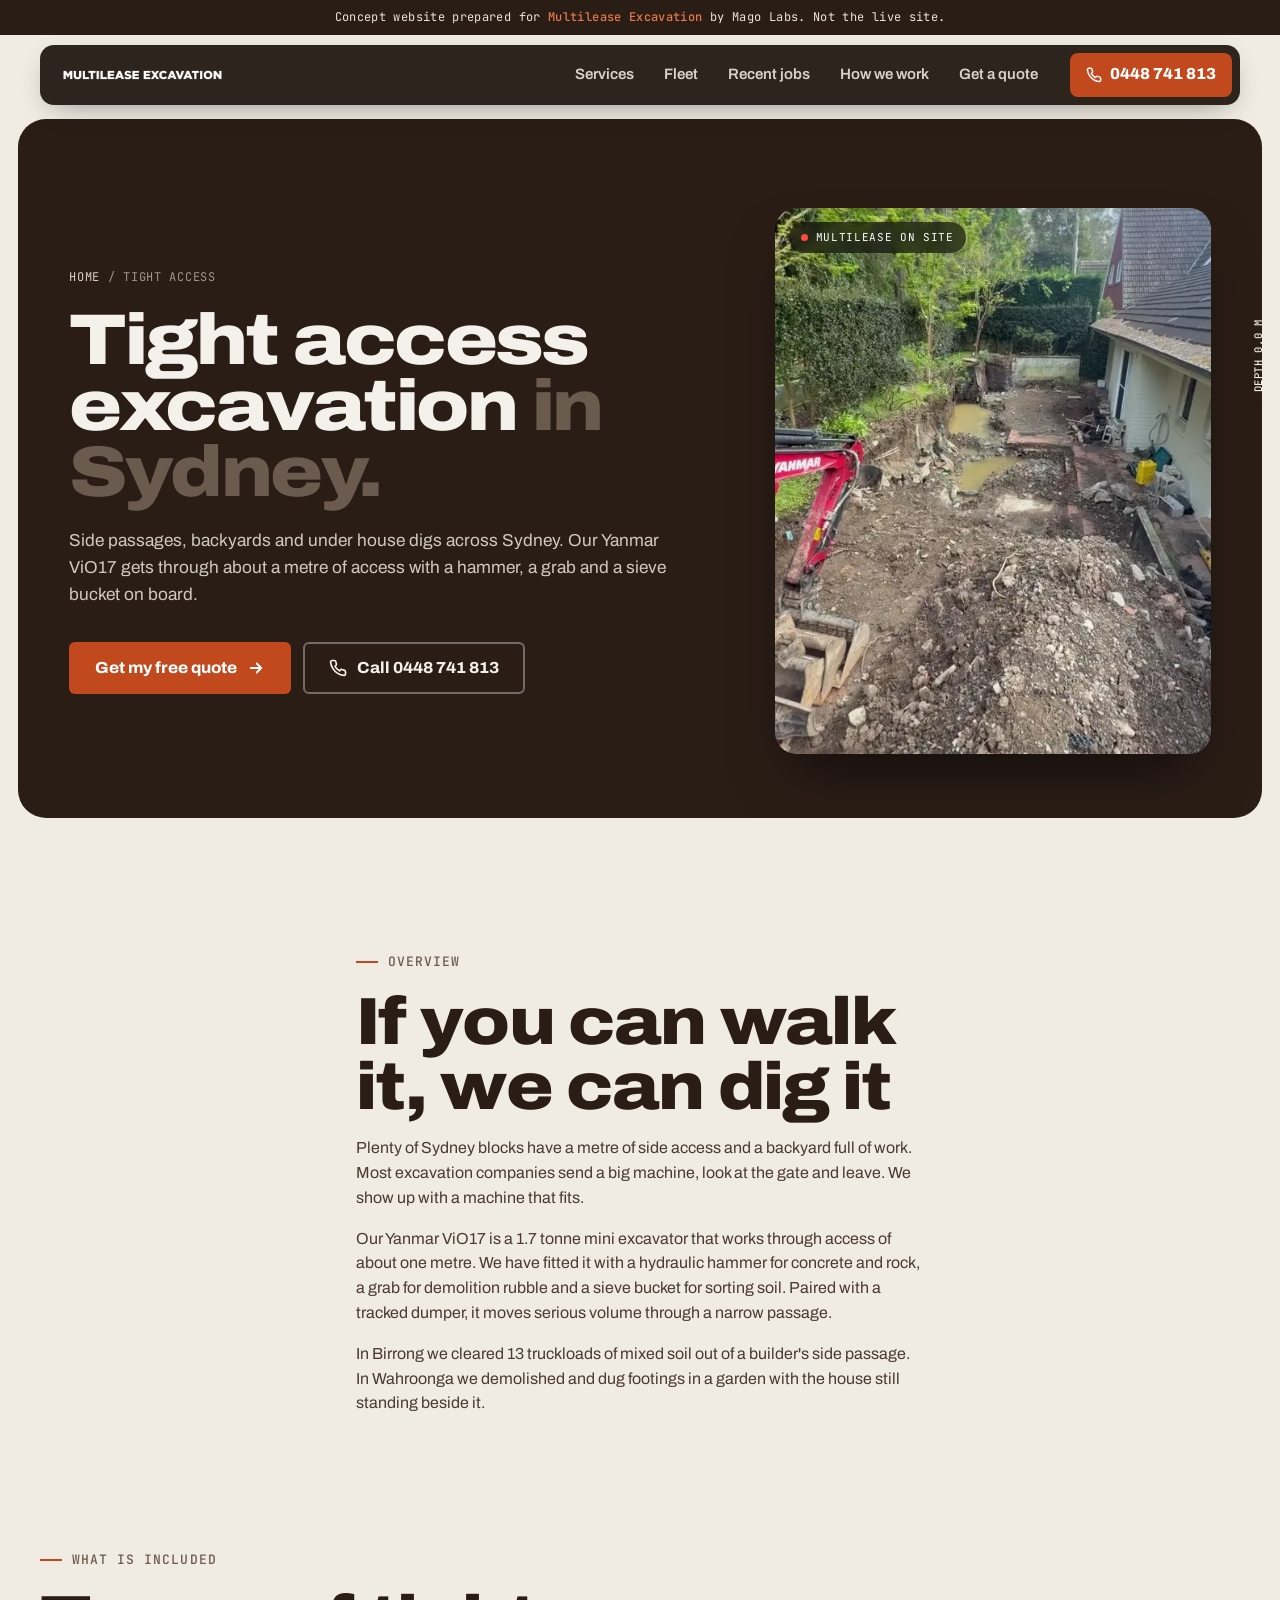
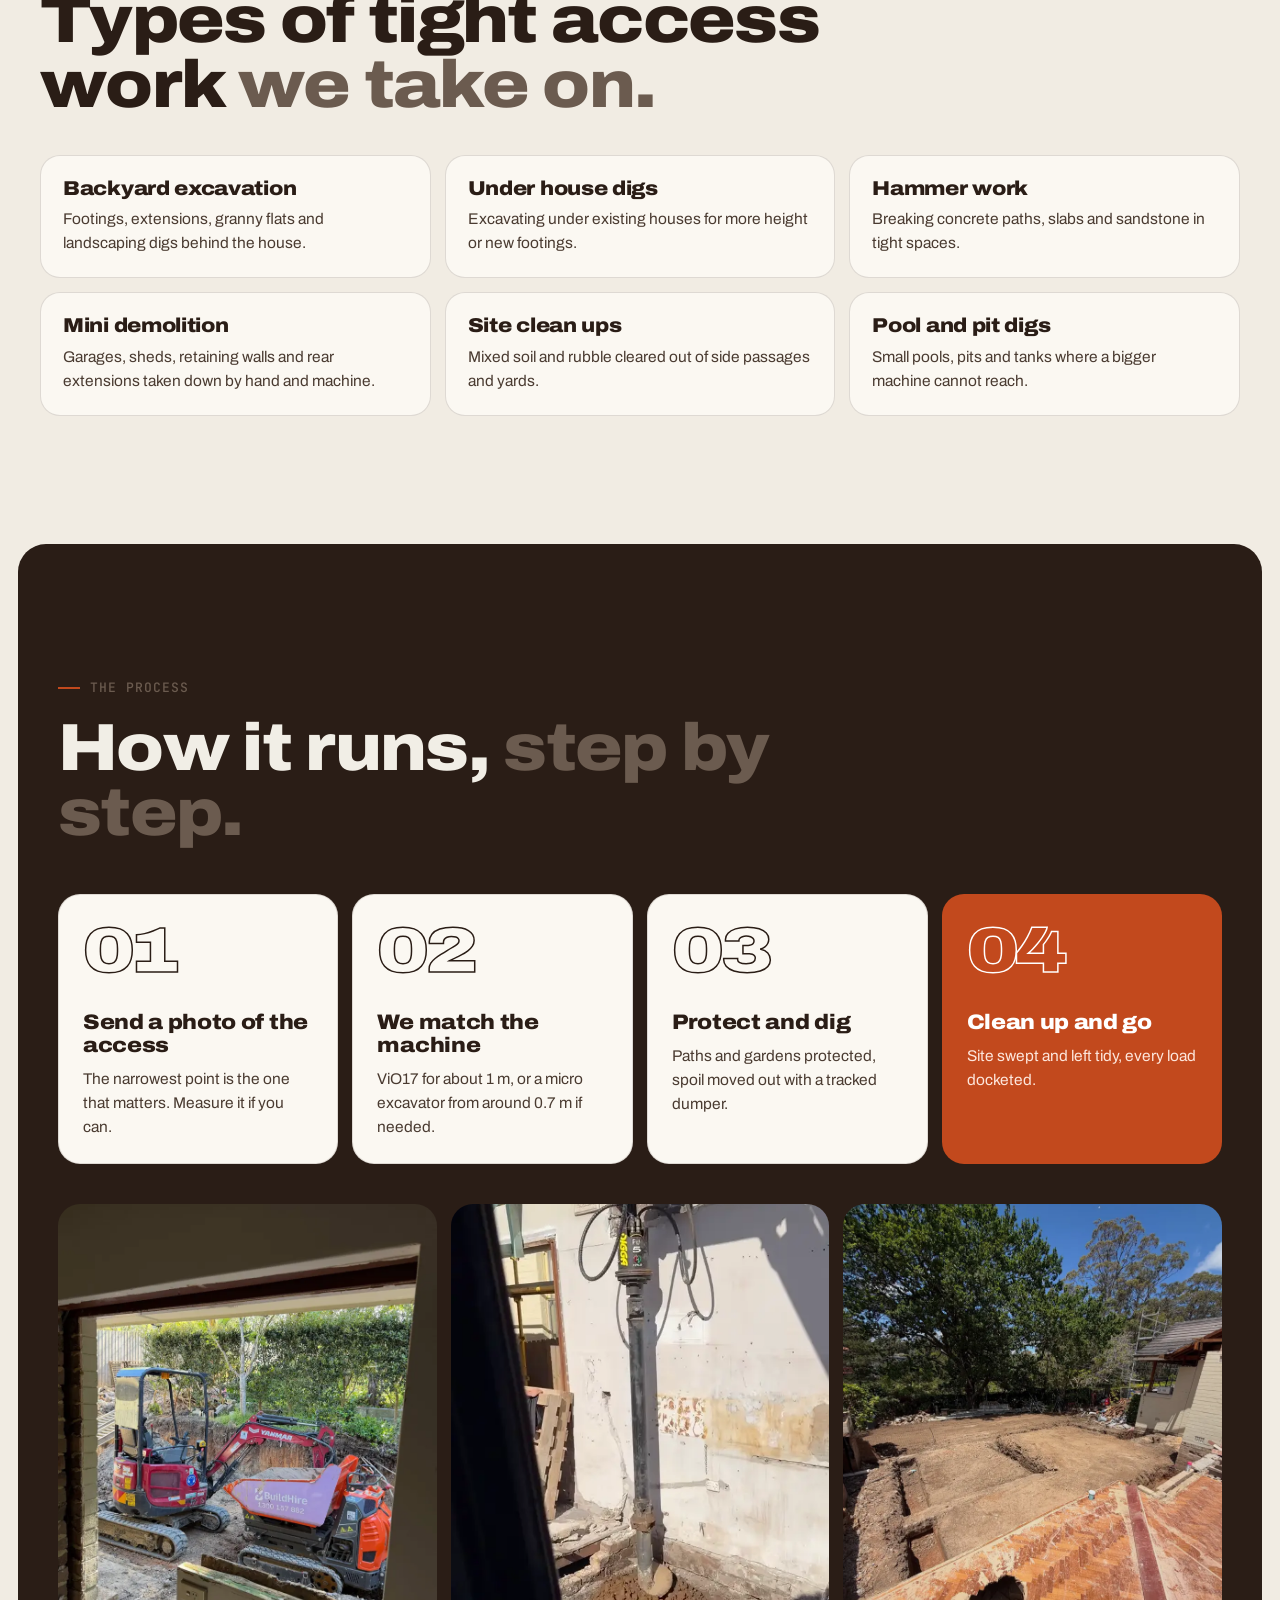
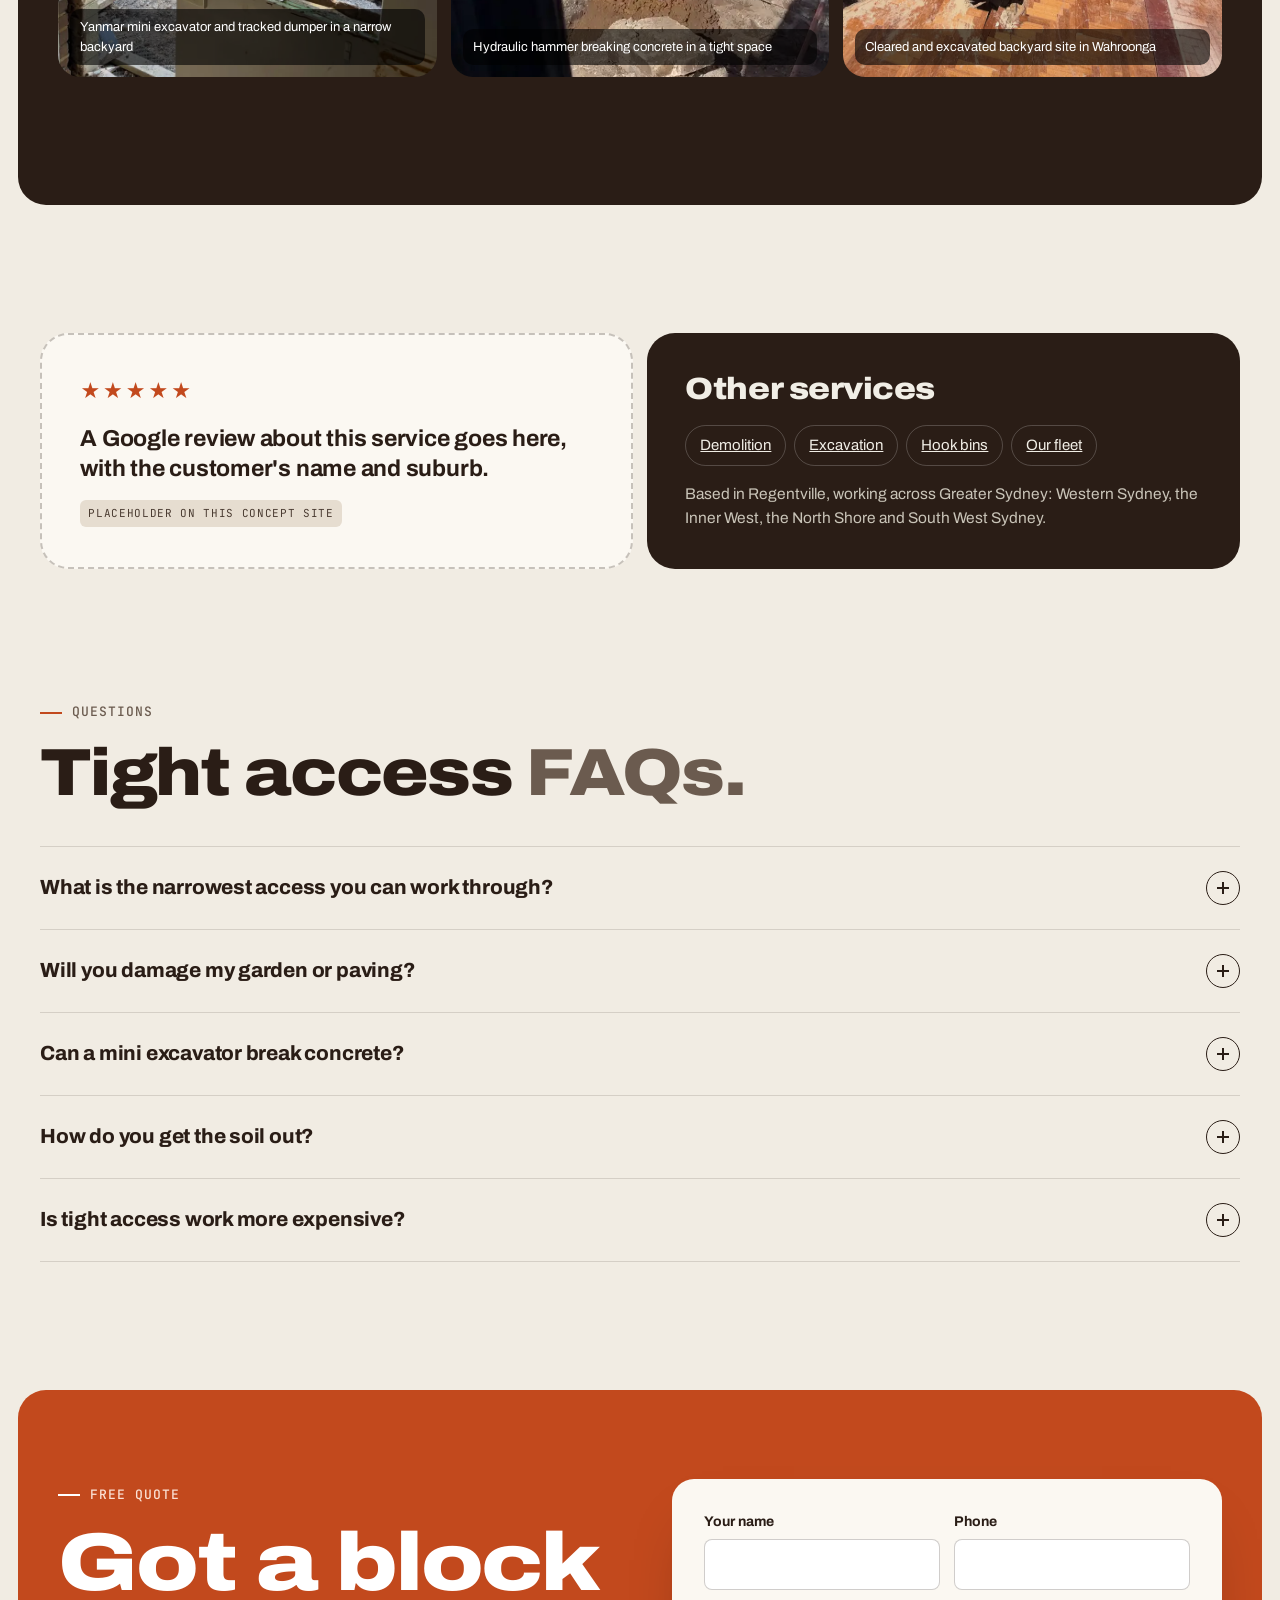
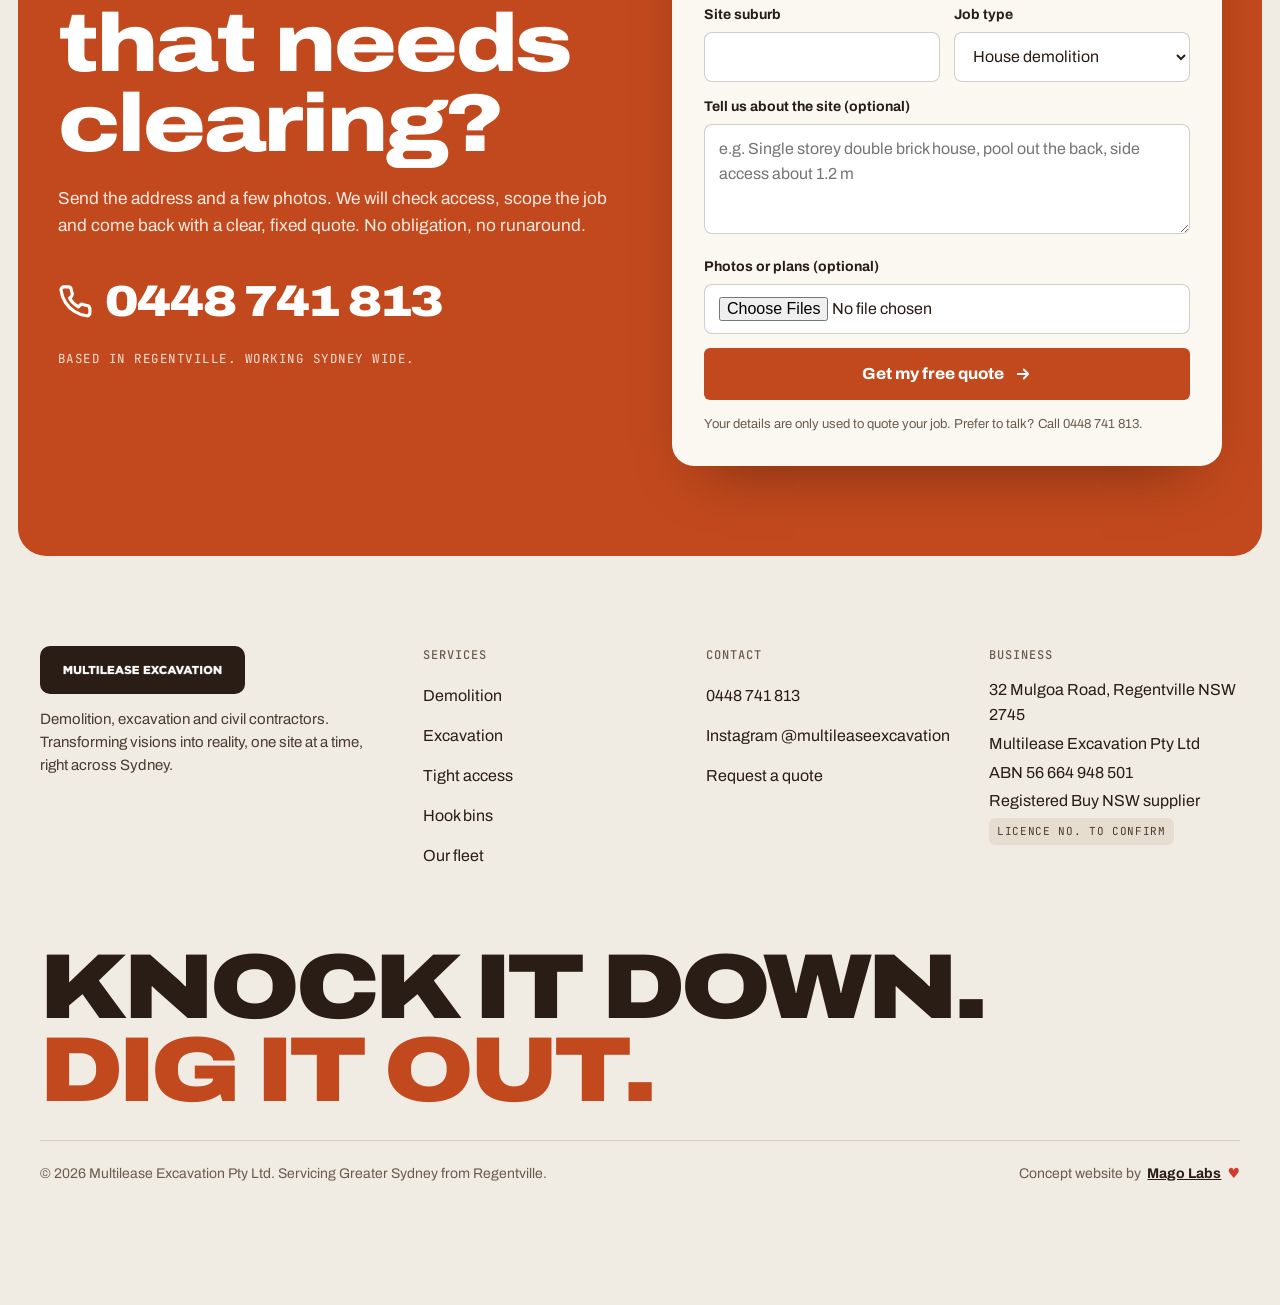
<file: tight-access-excavation-sydney.html>
<!doctype html>
<html lang="en-AU">
<head>
<meta charset="utf-8">
<meta name="viewport" content="width=device-width, initial-scale=1, viewport-fit=cover">
<title>Tight Access Excavation Sydney | Mini Excavator 1 m Access | Multilease Excavation</title>
<meta name="description" content="Tight access excavation and demolition in Sydney. Yanmar ViO17 mini excavator through about 1 m side access, hammers and grabs, backyard digs and site clean ups.">
<meta name="robots" content="noindex, nofollow">
<meta name="theme-color" content="#2a1d16">
<link rel="canonical" href="https://multileaseexcavation.vercel.app/tight-access-excavation-sydney.html">
<meta property="og:type" content="website">
<meta property="og:site_name" content="Multilease Excavation">
<meta property="og:url" content="https://multileaseexcavation.vercel.app/tight-access-excavation-sydney.html">
<meta property="og:title" content="Tight Access Excavation Sydney | Mini Excavator 1 m Access | Multilease Excavation">
<meta property="og:description" content="Tight access excavation and demolition in Sydney. Yanmar ViO17 mini excavator through about 1 m side access, hammers and grabs, backyard digs and site clean ups.">
<meta property="og:image" content="https://multileaseexcavation.vercel.app/og-image.jpg">
<meta property="og:image:width" content="1200">
<meta property="og:image:height" content="630">
<meta property="og:image:alt" content="Multilease Excavation: Knock it down. Dig it out. Demolition and excavation in Sydney. Call 0448 741 813.">
<meta property="og:locale" content="en_AU">
<meta name="twitter:card" content="summary_large_image">
<meta name="twitter:title" content="Tight Access Excavation Sydney | Mini Excavator 1 m Access | Multilease Excavation">
<meta name="twitter:description" content="Tight access excavation and demolition in Sydney. Yanmar ViO17 mini excavator through about 1 m side access, hammers and grabs, backyard digs and site clean ups.">
<meta name="twitter:image" content="https://multileaseexcavation.vercel.app/og-image.jpg">
<link rel="icon" href="favicon.ico" sizes="48x48">
<link rel="icon" type="image/png" sizes="32x32" href="media/icon-32.png">
<link rel="icon" type="image/png" sizes="192x192" href="media/icon-192.png">
<link rel="apple-touch-icon" href="media/apple-touch-icon.png">
<link rel="manifest" href="site.webmanifest">
<link rel="preconnect" href="https://fonts.googleapis.com">
<link rel="preconnect" href="https://fonts.gstatic.com" crossorigin>
<link href="https://fonts.googleapis.com/css2?family=Archivo:wdth,wght@62..125,400..900&family=JetBrains+Mono:wght@500&display=swap" rel="stylesheet">
<script>document.documentElement.classList.add('js')</script>
<script type="application/ld+json">{"@context": "https://schema.org", "@type": "GeneralContractor", "name": "Multilease Excavation Pty Ltd", "alternateName": "Multilease Excavation", "description": "Sydney demolition and excavation contractor with its own fleet: house and commercial demolition, strip outs, bulk and tight access excavation, site clean up and hook bins.", "telephone": "+61 448 741 813", "image": "https://multileaseexcavation.vercel.app/og-image.jpg", "url": "https://multileaseexcavation.vercel.app/", "logo": "https://multileaseexcavation.vercel.app/media/logo-square.png", "address": {"@type": "PostalAddress", "streetAddress": "32 Mulgoa Road", "addressLocality": "Regentville", "addressRegion": "NSW", "postalCode": "2745", "addressCountry": "AU"}, "areaServed": [{"@type": "City", "name": "Sydney"}, "Penrith", "Western Sydney", "Inner West", "North Shore", "South West Sydney"], "identifier": {"@type": "PropertyValue", "propertyID": "ABN", "value": "56 664 948 501"}, "sameAs": ["https://www.instagram.com/multileaseexcavation/"], "knowsAbout": ["Demolition", "Excavation", "Tight access excavation", "Strip outs", "Site clean up", "Hook bins", "OSD tank excavation"]}</script>
<script type="application/ld+json">{"@context": "https://schema.org", "@type": "FAQPage", "mainEntity": [{"@type": "Question", "name": "What is the narrowest access you can work through?", "acceptedAnswer": {"@type": "Answer", "text": "Our Yanmar ViO17 works through access of about one metre. For tighter spots we can arrange a micro excavator from around 0.7 m."}}, {"@type": "Question", "name": "Will you damage my garden or paving?", "acceptedAnswer": {"@type": "Answer", "text": "We protect paths and paving with boards and plan the route in and out before we start. Anything that has to come out is agreed up front."}}, {"@type": "Question", "name": "Can a mini excavator break concrete?", "acceptedAnswer": {"@type": "Answer", "text": "Yes. Ours runs a hydraulic hammer, which handles concrete paths, slabs and sandstone."}}, {"@type": "Question", "name": "How do you get the soil out?", "acceptedAnswer": {"@type": "Answer", "text": "With a tracked dumper through the side access to a truck or hook bin on the street."}}, {"@type": "Question", "name": "Is tight access work more expensive?", "acceptedAnswer": {"@type": "Answer", "text": "It can take longer than open access, but it costs far less than doing it by hand. We give you a fixed price up front."}}]}</script>
<script type="application/ld+json">{"@context": "https://schema.org", "@type": "BreadcrumbList", "itemListElement": [{"@type": "ListItem", "position": 1, "name": "Home", "item": "index.html"}, {"@type": "ListItem", "position": 2, "name": "Tight access", "item": "tight-access-excavation-sydney.html"}]}</script>
<script type="application/ld+json">{"@context": "https://schema.org", "@type": "Service", "serviceType": "Tight access", "provider": {"@type": "GeneralContractor", "name": "Multilease Excavation Pty Ltd", "telephone": "+61 448 741 813"}, "areaServed": {"@type": "City", "name": "Sydney"}, "description": "Tight access excavation and demolition in Sydney. Yanmar ViO17 mini excavator through about 1 m side access, hammers and grabs, backyard digs and site clean ups."}</script>
<style>:root{
  --bg:#f1ece3; --card:#fbf8f2; --ink:#2a1d16; --ink-2:#4a3b31; --muted:#6b5b4f;
  --line:rgba(42,29,22,.14); --accent:#c2491d; --accent-ink:#fff; --accent-dk:#963511; --accent-lt:#e8794a;
  --r-card:28px; --r-btn:6px; --max:1320px; --gut:clamp(16px,4vw,40px);
  --ease:cubic-bezier(.2,.7,.1,1); --ease-out:cubic-bezier(.16,1,.3,1);
  --font:"Archivo",system-ui,-apple-system,"Segoe UI",sans-serif;
  --mono:"JetBrains Mono",ui-monospace,SFMono-Regular,Menlo,monospace;
}
*{box-sizing:border-box;margin:0;padding:0}
html{-webkit-text-size-adjust:100%;scroll-behavior:smooth;scroll-padding-top:96px}
body{background:var(--bg);color:var(--ink);font-family:var(--font);font-size:clamp(16px,1.1vw,18px);line-height:1.55;-webkit-font-smoothing:antialiased;-webkit-tap-highlight-color:transparent;overflow-x:hidden}
img,video{display:block;max-width:100%}
a{color:inherit}
button,input,select,textarea{font:inherit;color:inherit}
:focus-visible{outline:3px solid var(--accent);outline-offset:3px;border-radius:4px}
.wrap{max-width:var(--max);margin:0 auto;padding:0 var(--gut)}
.sr{position:absolute;width:1px;height:1px;overflow:hidden;clip:rect(0 0 0 0);white-space:nowrap}
.skip{position:absolute;left:-999px;top:8px;z-index:200;background:var(--ink);color:#fff;padding:10px 14px;border-radius:6px}
.skip:focus{left:8px}

/* type */
.label{font-family:var(--mono);font-size:13px;font-weight:500;letter-spacing:.08em;text-transform:uppercase;color:var(--muted);display:inline-flex;align-items:center;gap:10px}
.label::before{content:"";width:22px;height:2px;background:var(--accent)}
.dark .label{color:#b9b4a8}
h1,h2,h3{font-weight:850;font-stretch:112%;letter-spacing:-.025em;line-height:.98}
h2{font-size:clamp(38px,5.2vw,68px);margin-top:18px}
h2 .soft,h1 .soft{color:var(--muted)}
.dark h2 .soft{color:#8f8a7e}
h3{font-size:clamp(22px,2vw,28px);line-height:1.08;letter-spacing:-.015em}
.lede{font-size:clamp(17px,1.35vw,20px);color:var(--ink-2);max-width:62ch;margin-top:22px}
.dark .lede{color:#c9c4b8}
.mono{font-family:var(--mono);font-size:12.5px;letter-spacing:.04em;text-transform:uppercase}

/* buttons */
.btn{display:inline-flex;align-items:center;justify-content:center;gap:10px;min-height:52px;padding:0 24px;border-radius:var(--r-btn);font-weight:750;font-stretch:105%;text-decoration:none;border:2px solid transparent;cursor:pointer;position:relative;overflow:hidden;isolation:isolate;transition:transform .2s var(--ease-out)}
.btn:active{transform:translateY(1px) scale(.985)}
.btn-primary{background:var(--accent);color:var(--accent-ink)}
.btn-primary::after{content:"";position:absolute;inset:0;background:var(--accent-dk);transform:translateY(101%);transition:transform .45s var(--ease-out);z-index:-1}
.btn-primary:hover{color:#fff}
.btn-primary:hover::after{transform:translateY(0)}
.btn-ghost{border-color:currentColor;background:transparent}
.btn-ghost:hover{background:rgba(255,255,255,.08)}
.btn svg{width:18px;height:18px;flex:none}
.btn .arrow{transition:transform .35s var(--ease-out)}
.btn:hover .arrow{transform:translateX(4px)}

/* demo banner */
.demo-banner{background:var(--ink);color:#e9e5da;font-family:var(--mono);font-size:12px;letter-spacing:.03em;text-align:center;padding:9px 16px;line-height:1.4}
.demo-banner strong{color:var(--accent-lt);font-weight:500}

/* header */
.header{position:sticky;top:10px;z-index:90;padding:0 var(--gut);margin-top:10px}
.nav{max-width:var(--max);margin:0 auto;background:rgba(31,21,15,.93);backdrop-filter:blur(10px);-webkit-backdrop-filter:blur(10px);border-radius:14px;display:flex;align-items:center;gap:18px;padding:8px 8px 8px 18px;color:#f3f0e8;box-shadow:0 10px 30px -12px rgba(0,0,0,.45)}
.brand{display:flex;align-items:center;flex:none;min-height:44px}
.brand img{height:20px;width:auto}
.nav-links{display:flex;gap:2px;margin-left:auto;list-style:none}
.nav-links a{display:flex;align-items:center;min-height:44px;padding:0 14px;text-decoration:none;font-size:15px;font-weight:600;color:#d8d4c9;border-radius:8px;transition:color .2s,background .2s}
.nav-links a:hover{color:#fff;background:rgba(255,255,255,.07)}
.nav-call{display:inline-flex;align-items:center;gap:8px;min-height:44px;padding:0 16px;border-radius:8px;background:var(--accent);color:#fff;font-weight:800;text-decoration:none;white-space:nowrap}
.nav-call svg{width:16px;height:16px}
.menu-btn{display:none;margin-left:auto;width:44px;height:44px;border:0;background:transparent;color:#fff;cursor:pointer;border-radius:8px}
.menu-btn span{display:block;width:20px;height:2px;background:currentColor;margin:5px auto;transition:transform .3s var(--ease-out),opacity .2s}
.menu-open .menu-btn span:nth-child(1){transform:translateY(7px) rotate(45deg)}
.menu-open .menu-btn span:nth-child(2){opacity:0}
.menu-open .menu-btn span:nth-child(3){transform:translateY(-7px) rotate(-45deg)}
@media (max-width:960px){
  .nav-links{display:none;position:absolute;left:var(--gut);right:var(--gut);top:calc(100% + 8px);flex-direction:column;background:#1f150f;border-radius:14px;padding:10px}
  .menu-open .nav-links{display:flex}
  .nav-links a{font-size:18px;min-height:52px}
  .menu-btn{display:block}
  .nav-call .t{display:none}
  .nav-call{padding:0 14px}
}

/* sections */
section{position:relative}
.sec{padding:clamp(72px,10vw,150px) 0}
.band{background:var(--ink);color:#f1eee6;border-radius:var(--r-card);margin:0 clamp(8px,1.4vw,18px)}
.head{max-width:860px}
.head-row{display:flex;justify-content:space-between;align-items:flex-end;gap:32px;flex-wrap:wrap}

/* hero */
.hero{margin:14px clamp(8px,1.4vw,18px) 0;background:var(--ink);color:#f4f1ea;border-radius:var(--r-card);overflow:hidden;position:relative}
.hero::before{content:"";position:absolute;inset:0;background:repeating-linear-gradient(90deg,rgba(255,255,255,.035) 0 1px,transparent 1px 120px);pointer-events:none}
.hero-grid{display:grid;grid-template-columns:1.25fr .9fr;gap:clamp(24px,4vw,64px);align-items:center;padding:clamp(48px,7vw,96px) clamp(20px,4vw,64px) clamp(40px,5vw,72px);max-width:1440px;margin:0 auto;position:relative}
.hero h1{font-size:clamp(56px,8.4vw,124px);line-height:.9;letter-spacing:-.035em;font-stretch:118%}
.hero h1 .kicker{display:flex;align-items:center;gap:10px;font-family:var(--mono);font-size:13px;font-weight:500;letter-spacing:.1em;text-transform:uppercase;color:#bdb8ac;margin-bottom:26px;font-stretch:100%}
.hero h1 .kicker i{width:8px;height:8px;border-radius:50%;background:var(--accent-lt);box-shadow:0 0 0 0 rgba(232,121,74,.6);animation:ping 2.2s infinite}
@keyframes ping{70%{box-shadow:0 0 0 10px rgba(232,121,74,0)}100%{box-shadow:0 0 0 0 rgba(232,121,74,0)}}
.hero h1 .ln{display:block;overflow:hidden;padding-bottom:.06em}
.hero h1 .ln>span{display:inline-block}
.hero h1 .ln.y>span{color:var(--accent-lt)}
.hero .lede{color:#cfcabe;max-width:54ch}
.hero-ctas{display:flex;flex-wrap:wrap;gap:12px;margin-top:34px}
.hero-ctas .btn-ghost{color:#f4f1ea;border-color:rgba(255,255,255,.35)}
.chips{display:flex;flex-wrap:wrap;gap:8px;margin-top:34px;list-style:none}
.chips li{font-family:var(--mono);font-size:12px;letter-spacing:.04em;text-transform:uppercase;border:1px solid rgba(255,255,255,.18);border-radius:999px;padding:8px 12px;color:#d6d1c5}
.hero-media{position:relative;justify-self:end;width:min(100%,460px)}
.vcard{position:relative;border-radius:22px;overflow:hidden;background:#222;aspect-ratio:4/5;box-shadow:0 30px 60px -20px rgba(0,0,0,.6)}
.vcard video,.vcard img{width:100%;height:100%;object-fit:cover}
.vcard .tag{position:absolute;left:14px;top:14px;display:flex;align-items:center;gap:8px;background:rgba(0,0,0,.6);backdrop-filter:blur(6px);color:#fff;border-radius:999px;padding:7px 12px;font-family:var(--mono);font-size:11px;letter-spacing:.06em;text-transform:uppercase}
.vcard .tag i{width:7px;height:7px;border-radius:50%;background:#ff4a3d}
.hero-media .mini{position:absolute;left:-18%;bottom:-6%;width:44%;aspect-ratio:3/4;border-radius:16px;overflow:hidden;border:4px solid var(--ink);box-shadow:0 20px 40px -12px rgba(0,0,0,.6)}
.hero-media .mini img{width:100%;height:100%;object-fit:cover}
.hero-media .spec{position:absolute;right:-10px;top:12%;background:var(--accent);color:#fff;border-radius:12px;padding:12px 14px;font-family:var(--mono);font-size:11.5px;line-height:1.35;text-transform:uppercase;letter-spacing:.04em;box-shadow:0 14px 30px -10px rgba(0,0,0,.5)}
.hero-media .spec b{display:block;font-family:var(--font);font-size:26px;font-weight:900;font-stretch:115%;letter-spacing:-.02em;text-transform:none}
@media (max-width:960px){
  .hero-grid{grid-template-columns:1fr}
  .hero-media{justify-self:center;width:min(86%,420px);margin:20px auto 30px}
  .hero-media .mini{left:-10%}
  .hero-media .spec{right:-6px}
}

/* marquee */
.proof{padding:28px 0 0}
.marquee{overflow:hidden;border-block:1px solid var(--line);padding:16px 0;mask-image:linear-gradient(90deg,transparent,#000 8%,#000 92%,transparent)}
.marquee-track{display:flex;gap:48px;width:max-content;animation:mq 38s linear infinite}
.marquee span{font-weight:800;font-stretch:115%;font-size:clamp(18px,2vw,26px);letter-spacing:-.01em;display:flex;align-items:center;gap:48px;white-space:nowrap}
.marquee span::after{content:"";width:10px;height:10px;background:var(--accent);transform:rotate(45deg)}
@keyframes mq{to{transform:translateX(-50%)}}
.stats{display:grid;grid-template-columns:repeat(4,1fr);gap:0;margin-top:clamp(36px,5vw,64px)}
.stat{padding:8px 24px 8px 0;border-right:1px solid var(--line);margin-right:24px}
.stat:last-child{border:0;margin:0}
.stat b{display:block;white-space:nowrap;font-size:clamp(44px,5vw,76px);font-weight:900;font-stretch:120%;letter-spacing:-.04em;line-height:.95}
.stat b small{font-size:.45em;letter-spacing:0;margin-left:4px}
.stat p{color:var(--muted);font-size:15px;margin-top:10px;max-width:28ch}
@media (max-width:860px){.stats{grid-template-columns:1fr 1fr;row-gap:32px}.stat b{font-size:clamp(40px,12vw,56px)}.stat:nth-child(2){border:0;margin:0}}

/* problem */
.problem-grid{display:grid;grid-template-columns:1.1fr .9fr;gap:clamp(32px,6vw,96px);align-items:start}
.quote-stack{display:grid;gap:12px;margin-top:8px}
.qbubble{background:var(--card);border:1px solid var(--line);border-radius:18px;padding:18px 20px;font-size:17px;line-height:1.45}
.qbubble small{display:block;font-family:var(--mono);font-size:11.5px;text-transform:uppercase;letter-spacing:.05em;color:var(--muted);margin-top:8px}
.qbubble:nth-child(2){margin-left:10%}
.qbubble:nth-child(3){margin-left:4%}
.answer{margin-top:28px;font-size:clamp(22px,2.2vw,30px);font-weight:800;font-stretch:110%;letter-spacing:-.02em;line-height:1.15}
.answer mark{background:linear-gradient(transparent 58%,rgba(194,73,29,.32) 58%);color:inherit;padding:0 2px}
@media (max-width:860px){.problem-grid{grid-template-columns:1fr}}

/* services */
.svc-grid{display:grid;grid-template-columns:repeat(6,1fr);gap:14px;margin-top:clamp(40px,5vw,64px)}
.svc{grid-column:span 2;background:var(--card);border:1px solid var(--line);border-radius:var(--r-card);padding:26px;display:flex;flex-direction:column;gap:14px;text-decoration:none;position:relative;overflow:hidden;min-height:300px;transition:transform .4s var(--ease-out),box-shadow .4s var(--ease-out)}
.svc:nth-child(4),.svc:nth-child(5){grid-column:span 3}
.svc:hover{transform:translateY(-4px);box-shadow:0 24px 40px -24px rgba(0,0,0,.35)}
.svc .num{font-family:var(--mono);font-size:12px;color:var(--muted)}
.svc h3{margin-top:auto}
.svc p{color:var(--ink-2);font-size:16px}
.svc .go{display:inline-flex;align-items:center;gap:8px;font-weight:750;font-size:15px}
.svc .go svg{width:16px;height:16px;transition:transform .35s var(--ease-out)}
.svc:hover .go svg{transform:translateX(5px)}
.svc .thumb{position:absolute;right:-30px;top:-30px;width:150px;height:150px;border-radius:50%;overflow:hidden;opacity:.95;transition:transform .6s var(--ease-out)}
.svc .thumb img{width:100%;height:100%;object-fit:cover}
.svc:hover .thumb{transform:scale(1.08) rotate(-4deg)}
.svc.feature{background:var(--ink);color:#f1eee6;border-color:transparent}
.svc.feature p{color:#c9c4b8}
.svc.feature .num{color:#9d978a}
@media (max-width:960px){.svc,.svc:nth-child(4),.svc:nth-child(5){grid-column:span 3}}
@media (max-width:640px){.svc-grid{grid-template-columns:1fr}.svc,.svc:nth-child(4),.svc:nth-child(5){grid-column:auto;min-height:0;padding-top:120px}}

/* story */
.story{padding:clamp(72px,10vw,140px) 0}
.story-steps{list-style:none;display:grid;gap:28px;margin-top:48px}
.step{display:grid;grid-template-columns:1fr 1fr;gap:28px;align-items:center}
.step .media{border-radius:22px;overflow:hidden;aspect-ratio:4/5;background:#222;max-height:72vh}
.step .media img,.step .media video{width:100%;height:100%;object-fit:cover}
.step .n{font-family:var(--mono);color:var(--accent-lt);font-size:13px;letter-spacing:.08em}
.step h3{font-size:clamp(30px,3.6vw,52px);margin:10px 0 14px;font-stretch:115%}
.step p{color:#c9c4b8;max-width:44ch}
@media (max-width:760px){.step{grid-template-columns:1fr}.step .media{aspect-ratio:4/3}}
/* pinned mode (desktop, motion allowed) */
.story.pin{padding:0}
.story.pin .story-scroller{height:calc(var(--steps) * 85vh + 100vh);position:relative}
.story.pin .story-sticky{position:sticky;top:0;height:100vh;padding-top:110px!important;display:grid;grid-template-columns:1fr 1fr;gap:clamp(32px,5vw,80px);align-items:center;padding:96px clamp(20px,4vw,64px) 40px;max-width:1440px;margin:0 auto}
.story.pin .story-steps{display:block;position:relative;margin:0;height:100%}
.story.pin .step{position:absolute;inset:0;display:block;opacity:0;transition:opacity .5s var(--ease)}
.story.pin .step.on{opacity:1}
.story.pin .step .copy{position:absolute;left:0;top:50%;transform:translateY(-40%);transition:transform .7s var(--ease-out)}
.story.pin .step.on .copy{transform:translateY(-50%)}
.story.pin .step .media{display:none}
.story-stage{display:none}
.story.pin .story-stage{display:block;position:relative;height:min(calc(100vh - 210px),720px);aspect-ratio:4/5;justify-self:center;align-self:start;border-radius:24px;overflow:hidden;background:#111}
.story-stage .layer{position:absolute;inset:0;opacity:0;transform:scale(1.08);transition:opacity .7s var(--ease),transform 1.2s var(--ease-out)}
.story-stage .layer.on{opacity:1;transform:scale(1)}
.story-stage .layer img,.story-stage .layer video{width:100%;height:100%;object-fit:cover}
.story.pin .story-left{display:flex;flex-direction:column;height:100%;padding-bottom:60px}
.story.pin .story-left .head h2{font-size:clamp(34px,3.6vw,54px)}
.story.pin .story-steps{flex:1}
.rail{display:none}
.story.pin .rail{display:block;position:absolute;left:clamp(20px,4vw,64px);right:clamp(20px,4vw,64px);bottom:34px;height:46px}
.rail .track{position:absolute;left:0;right:0;bottom:6px;height:2px;background:rgba(255,255,255,.16)}
.rail .fill{position:absolute;left:0;bottom:6px;height:2px;width:100%;background:var(--accent-lt);transform-origin:left;transform:scaleX(0)}
.rail .dig{position:absolute;left:0;bottom:8px;width:54px;height:34px;color:var(--accent-lt);will-change:transform}
.rail .ticks{position:absolute;left:0;right:0;bottom:-18px;display:flex;justify-content:space-between;font-family:var(--mono);font-size:10.5px;color:#8f8a7e;text-transform:uppercase;letter-spacing:.06em}

/* fleet */
.fleet-top{display:grid;grid-template-columns:1fr 1fr;gap:clamp(24px,5vw,80px);align-items:end}
.gate{background:var(--card);border:1px solid var(--line);border-radius:22px;padding:22px 24px}
.gate label{display:flex;justify-content:space-between;align-items:baseline;gap:12px;font-weight:700}
.gate output{font-family:var(--font);font-weight:900;font-stretch:120%;font-size:40px;letter-spacing:-.03em;line-height:1}
.gate input[type=range]{width:100%;margin:18px 0 8px;accent-color:var(--ink);height:44px;cursor:pointer}
.gate .scale{display:flex;justify-content:space-between;font-family:var(--mono);font-size:11px;color:var(--muted)}
.gate .verdict{margin-top:12px;font-size:15px;color:var(--ink-2);min-height:3em}
.fleet{display:grid;grid-template-columns:repeat(5,1fr);gap:12px;margin-top:40px;list-style:none}
.mach{background:var(--card);border:1px solid var(--line);border-radius:22px;overflow:hidden;display:flex;flex-direction:column;transition:opacity .4s,filter .4s,transform .4s var(--ease-out)}
.mach .ph{aspect-ratio:1/1;overflow:hidden;position:relative}
.mach .ph img{width:100%;height:100%;object-fit:cover;transition:transform .8s var(--ease-out)}
.mach:hover .ph img{transform:scale(1.05)}
.mach .fit{position:absolute;left:10px;top:10px;font-family:var(--mono);font-size:11px;text-transform:uppercase;letter-spacing:.06em;border-radius:999px;padding:6px 10px;background:var(--accent);color:#fff;font-weight:500}
.mach .bd{padding:16px 16px 18px;display:flex;flex-direction:column;gap:6px;flex:1}
.mach h3{font-size:20px}
.mach .meta{font-family:var(--mono);font-size:11.5px;color:var(--muted);text-transform:uppercase;letter-spacing:.04em}
.mach p{font-size:14.5px;color:var(--ink-2)}
.mach.no{opacity:.45;filter:grayscale(1)}
.mach.no .fit{background:#d7d3c9;color:#4a473f}
.foot-note{font-size:14px;color:var(--muted);margin-top:18px;max-width:80ch}
@media (max-width:1100px){.fleet{grid-template-columns:repeat(3,1fr)}}
@media (max-width:860px){.fleet-top{grid-template-columns:1fr}}
@media (max-width:640px){.fleet{grid-template-columns:1fr 1fr}.mach h3{font-size:17px}.mach p{display:none}}

/* projects */
.rail-wrap{margin-top:44px}
.prj-rail{display:flex;gap:16px;overflow-x:auto;scroll-snap-type:x mandatory;padding:4px var(--gut) 22px max(var(--gut),calc((100vw - var(--max))/2 + var(--gut)));scroll-padding-left:max(var(--gut),calc((100vw - var(--max))/2 + var(--gut)));scrollbar-width:thin;scrollbar-color:#8f8a7e transparent;overscroll-behavior-x:contain}
.prj{flex:0 0 clamp(270px,27vw,370px);scroll-snap-align:start;border-radius:var(--r-card);overflow:hidden;background:#1f150f;color:#fff;display:flex;flex-direction:column;border:1px solid rgba(255,255,255,.08)}
.prj .pm{position:relative;aspect-ratio:4/5;overflow:hidden;background:#140d09}
.prj .pm video,.prj .pm img{position:absolute;inset:0;width:100%;height:100%;object-fit:cover;transition:transform 1s var(--ease-out)}
.prj:hover .pm video,.prj:hover .pm img{transform:scale(1.04)}
.prj .pm::after{content:"";position:absolute;inset:0;background:linear-gradient(180deg,rgba(0,0,0,.5) 0%,transparent 26%);pointer-events:none}
.prj .top{position:absolute;left:16px;right:16px;top:14px;z-index:1;display:flex;justify-content:space-between;gap:10px;font-family:var(--mono);font-size:11.5px;text-transform:uppercase;letter-spacing:.06em}
.prj .bt{padding:18px 20px 22px;flex:1}
.prj .big{display:block;font-size:clamp(30px,2.6vw,40px);font-weight:900;font-stretch:120%;letter-spacing:-.04em;line-height:.95;color:var(--accent-lt)}
.prj h3{font-size:20px;margin-top:8px}
.prj p{font-size:14.5px;color:#d9cfc4;margin-top:8px}
.prj.text .pm{background:radial-gradient(circle,rgba(255,255,255,.08) 1.2px,transparent 1.6px) 0 0/14px 14px,var(--accent);display:grid;place-items:center}
.prj.text .pm::after{display:none}
.prj.text .pm .big{color:#fff;font-size:clamp(64px,6.4vw,104px)}
.rail-btns{display:flex;gap:8px}
.rail-btns button{width:48px;height:48px;border-radius:50%;border:1.5px solid rgba(255,255,255,.35);background:transparent;color:#fff;cursor:pointer;display:grid;place-items:center;transition:background .2s}
.rail-btns button:hover{background:rgba(255,255,255,.1)}
.rail-btns svg{width:18px;height:18px}

/* compare */
.compare{display:grid;grid-template-columns:1fr 1fr;gap:14px;margin-top:48px}
.col{border-radius:var(--r-card);padding:clamp(24px,3vw,40px)}
.col.them{background:var(--card);border:1px solid var(--line)}
.col.us{background:var(--ink);color:#f1eee6}
.col h3{font-size:clamp(22px,2.2vw,30px);margin-bottom:22px}
.col ul{list-style:none;display:grid;gap:14px}
.col li{display:grid;grid-template-columns:26px 1fr;gap:10px;font-size:16.5px}
.col li svg{width:22px;height:22px;margin-top:2px}
.col.them li{color:var(--ink-2)}
.col.us li svg{color:var(--accent-lt)}
.dont{margin-top:28px;font-size:clamp(20px,2vw,26px);font-weight:800;font-stretch:110%;letter-spacing:-.015em;max-width:40ch}
@media (max-width:760px){.compare{grid-template-columns:1fr}}

/* process */
.steps4{display:grid;grid-template-columns:repeat(4,1fr);gap:14px;margin-top:48px;list-style:none;counter-reset:s}
.steps4 li{background:var(--card);border:1px solid var(--line);border-radius:22px;padding:24px;position:relative;overflow:hidden}
.steps4 li::before{counter-increment:s;content:"0" counter(s);display:block;font-weight:900;font-stretch:125%;font-size:64px;letter-spacing:-.05em;line-height:1;color:transparent;-webkit-text-stroke:1.5px var(--ink);margin-bottom:28px}
.steps4 h3{font-size:21px;margin-bottom:10px}
.steps4 p{font-size:15.5px;color:var(--ink-2)}
.steps4 li:last-child{background:var(--accent);border-color:transparent;color:#fff}
.steps4 li:last-child p{color:#fde6dc}
.steps4 li:last-child::before{-webkit-text-stroke-color:#fff}
@media (max-width:960px){.steps4{grid-template-columns:1fr 1fr}}
@media (max-width:560px){.steps4{grid-template-columns:1fr}}

/* reviews + area */
.split{display:grid;grid-template-columns:1fr 1fr;gap:14px;margin-top:48px}
.review{background:var(--card);border:2px dashed rgba(42,29,22,.25);border-radius:var(--r-card);padding:clamp(24px,3vw,40px)}
.review .stars{color:var(--accent);font-size:22px;letter-spacing:3px}
.review blockquote{font-size:clamp(19px,1.8vw,24px);font-weight:700;letter-spacing:-.01em;line-height:1.3;margin:16px 0}
.ph-note{display:inline-block;font-family:var(--mono);font-size:11px;text-transform:uppercase;letter-spacing:.06em;background:#e6ddd0;color:#4a3b31;border-radius:6px;padding:5px 8px}
.area{background:var(--ink);color:#f1eee6;border-radius:var(--r-card);padding:clamp(24px,3vw,40px);position:relative;overflow:hidden}
.area h3{font-size:clamp(24px,2.4vw,32px)}
.area ul{list-style:none;display:flex;flex-wrap:wrap;gap:8px;margin-top:20px}
.area li{border:1px solid rgba(255,255,255,.2);border-radius:999px;padding:8px 14px;font-size:15px}
.area li.base{background:var(--accent);color:#fff;border-color:transparent;font-weight:700}
.area p{color:#c9c4b8;margin-top:16px;font-size:15.5px}
@media (max-width:860px){.split{grid-template-columns:1fr}}

/* faq */
.faq{margin-top:40px;border-top:1px solid var(--line)}
.faq details{border-bottom:1px solid var(--line)}
.faq summary{list-style:none;cursor:pointer;display:flex;justify-content:space-between;gap:20px;align-items:center;padding:24px 0;font-size:clamp(18px,1.6vw,22px);font-weight:750;letter-spacing:-.01em;min-height:44px}
.faq summary::-webkit-details-marker{display:none}
.faq summary i{flex:none;width:34px;height:34px;border-radius:50%;border:1.5px solid var(--ink);position:relative;transition:transform .35s var(--ease-out),background .2s}
.faq summary i::before,.faq summary i::after{content:"";position:absolute;left:50%;top:50%;width:12px;height:2px;background:currentColor;transform:translate(-50%,-50%)}
.faq summary i::after{transform:translate(-50%,-50%) rotate(90deg)}
.faq details[open] summary i{transform:rotate(45deg);background:var(--accent);border-color:var(--accent);color:#fff}
.faq .a{padding:0 0 26px;color:var(--ink-2);max-width:75ch}

/* cta */
.cta{background:var(--accent);color:#fff;border-radius:var(--r-card);margin:0 clamp(8px,1.4vw,18px);padding:clamp(48px,7vw,100px) 0;overflow:hidden;position:relative}
.cta-grid{display:grid;grid-template-columns:1fr 1fr;gap:clamp(32px,5vw,80px);align-items:start}
.cta h2{font-size:clamp(44px,6.4vw,92px);font-stretch:120%}
.cta .label{color:#fbe1d5}
.cta .label::before{background:#fff}
.cta .lede{color:#fde9df}
.cta-phone{display:inline-flex;align-items:center;gap:12px;margin-top:28px;font-size:clamp(28px,3.4vw,46px);font-weight:900;font-stretch:118%;letter-spacing:-.03em;text-decoration:none;min-height:44px}
.cta-phone svg{width:.8em;height:.8em}
form.quote{background:var(--card);color:var(--ink);border-radius:22px;padding:clamp(20px,2.6vw,32px);display:grid;grid-template-columns:1fr 1fr;gap:14px;box-shadow:0 30px 60px -30px rgba(0,0,0,.4)}
.quote .full{grid-column:1/-1}
.quote label{display:block;font-size:14px;font-weight:700;margin-bottom:6px}
.quote input,.quote select,.quote textarea{width:100%;min-height:50px;border:1.5px solid rgba(42,29,22,.22);border-radius:8px;background:#fff;padding:12px 14px;font-size:16px;transition:border-color .2s,box-shadow .2s}
.quote textarea{min-height:110px;resize:vertical}
.quote input:focus,.quote select:focus,.quote textarea:focus{outline:none;border-color:var(--ink);box-shadow:0 0 0 3px rgba(194,73,29,.3)}
.quote .btn{width:100%}
.quote .fine{font-size:13px;color:var(--muted)}
.quote .ok{display:none;background:var(--ink);color:#fff;border-radius:10px;padding:14px 16px;font-size:15px}
.quote.sent .ok{display:block}
@media (max-width:860px){.cta-grid{grid-template-columns:1fr}}
@media (max-width:520px){form.quote{grid-template-columns:1fr}}

/* footer */
footer{padding:clamp(56px,7vw,96px) 0 120px;position:relative;overflow:hidden}
.foot-grid{display:grid;grid-template-columns:1.4fr 1fr 1fr 1fr;gap:32px}
.foot-grid h4{font-family:var(--mono);font-size:12px;letter-spacing:.08em;text-transform:uppercase;color:var(--muted);margin-bottom:14px;font-weight:500}
.foot-grid ul{list-style:none;display:grid;gap:4px}
.foot-grid a{text-decoration:none;display:inline-flex;min-height:36px;align-items:center}
.foot-grid a:hover{text-decoration:underline}
.foot-logo{background:var(--ink);display:inline-flex;border-radius:10px;padding:14px 18px}
.foot-logo img{height:20px;width:auto}
.foot-grid p{color:var(--ink-2);font-size:15px;margin-top:14px;max-width:36ch}
.giant{font-weight:900;font-stretch:120%;letter-spacing:-.045em;line-height:.9;font-size:clamp(30px,7.2vw,116px);color:var(--ink);margin-top:72px;white-space:nowrap}
.giant span{color:var(--accent)}
.legal{display:flex;flex-wrap:wrap;justify-content:space-between;gap:12px;margin-top:28px;padding-top:22px;border-top:1px solid var(--line);font-size:14px;color:var(--muted)}
.legal a{color:var(--ink);font-weight:700}
.credit{display:inline-flex;align-items:center;gap:6px}
.credit .beat{display:inline-block;color:#d23b2f;animation:beat 1.6s ease-in-out infinite}
@keyframes beat{0%,60%,100%{transform:scale(1)}20%{transform:scale(1.25)}40%{transform:scale(.95)}}
@media (max-width:860px){.foot-grid{grid-template-columns:1fr 1fr}}
@media (max-width:520px){.foot-grid{grid-template-columns:1fr}}

/* mobile sticky bar */
.mbar{position:fixed;left:10px;right:10px;bottom:calc(10px + env(safe-area-inset-bottom));z-index:95;display:none;grid-template-columns:1fr 1fr;gap:8px;background:rgba(31,21,15,.93);backdrop-filter:blur(10px);-webkit-backdrop-filter:blur(10px);padding:8px;border-radius:14px;transform:translateY(140%);transition:transform .45s var(--ease-out)}
.mbar.show{transform:none}
.mbar a{min-height:50px;font-size:16px}
.mbar .btn-ghost{color:#fff;border-color:rgba(255,255,255,.3)}
@media (max-width:760px){.mbar{display:grid}}

/* depth gauge */
.gauge{position:fixed;right:14px;top:50%;transform:translateY(-50%);z-index:80;display:none;flex-direction:column;align-items:center;gap:8px;font-family:var(--mono);font-size:10.5px;letter-spacing:.06em;text-transform:uppercase;color:var(--muted);pointer-events:none}
.gauge .bar{width:6px;height:180px;border-radius:6px;background:repeating-linear-gradient(180deg,rgba(42,29,22,.25) 0 1px,transparent 1px 12px);position:relative;overflow:hidden;border:1px solid var(--line)}
.gauge .lvl{position:absolute;left:0;right:0;top:0;height:100%;background:var(--accent);transform-origin:top;transform:scaleY(0)}
.gauge .val{writing-mode:vertical-rl;transform:rotate(180deg);color:var(--ink);font-weight:500}
.gauge.on-dark{color:#b9b4a8}
.gauge.on-dark .val{color:#f1eee6}
@media (min-width:1180px){.js .gauge{display:flex}}

/* service page bits */
.page-hero{margin:14px clamp(8px,1.4vw,18px) 0;background:var(--ink);color:#f4f1ea;border-radius:var(--r-card);overflow:hidden}
.page-hero .hero-grid{grid-template-columns:1.2fr .8fr}
.page-hero h1{font-size:clamp(44px,5.6vw,88px);line-height:.92;letter-spacing:-.035em;font-stretch:116%}
.crumbs{font-family:var(--mono);font-size:12px;text-transform:uppercase;letter-spacing:.06em;color:#9d978a;margin-bottom:22px}
.crumbs a{color:#d6d1c5;text-decoration:none}
.crumbs a:hover{text-decoration:underline}
.prose{max-width:72ch}
.prose p{margin-top:16px;color:var(--ink-2)}
.prose h2{margin-bottom:6px}
.incl{display:grid;grid-template-columns:repeat(3,1fr);gap:14px;margin-top:36px;list-style:none}
.incl li{background:var(--card);border:1px solid var(--line);border-radius:20px;padding:22px}
.incl h3{font-size:20px;margin-bottom:8px}
.incl p{font-size:15.5px;color:var(--ink-2)}
.gal{display:grid;grid-template-columns:repeat(3,1fr);gap:14px;margin-top:40px}
.gal figure{border-radius:22px;overflow:hidden;aspect-ratio:4/5;background:#222;position:relative}
.gal img,.gal video{width:100%;height:100%;object-fit:cover}
.gal figcaption{position:absolute;left:12px;bottom:12px;right:12px;background:rgba(0,0,0,.6);color:#fff;border-radius:10px;padding:8px 10px;font-size:13px}
@media (max-width:860px){.incl{grid-template-columns:1fr}.gal{grid-template-columns:1fr 1fr}.page-hero .hero-grid{grid-template-columns:1fr}}
@media (max-width:520px){.gal{grid-template-columns:1fr}}

/* reveal: only hides when JS is running */
.js [data-reveal]{opacity:0;transform:translateY(28px);transition:opacity .9s var(--ease-out),transform .9s var(--ease-out)}
.js [data-reveal].in{opacity:1;transform:none}
.js .hero h1 .ln>span{transform:translateY(105%);transition:transform 1.1s var(--ease-out)}
.js .hero h1.go .ln>span{transform:none}
.js .hero h1 .ln:nth-child(3)>span{transition-delay:.12s}
@media (prefers-reduced-motion:reduce){
  *,*::before,*::after{animation:none!important;transition:none!important}
  .js [data-reveal]{opacity:1;transform:none}
  .js .hero h1 .ln>span{transform:none}
  html{scroll-behavior:auto}
}

/* ground cross-section */
.strata-sec{padding:clamp(64px,8vw,120px) 0 0}
.strata{position:relative;margin-top:clamp(36px,5vw,56px);border-radius:var(--r-card);overflow:hidden;isolation:isolate}
.grass{height:22px;margin-bottom:-2px;background:conic-gradient(from 150deg at 50% 0%,transparent 0 60deg,#6f7a3c 60deg 0) 0 0/9px 16px repeat-x,conic-gradient(from 155deg at 50% 0%,transparent 0 50deg,#58632e 50deg 0) 4px 4px/13px 12px repeat-x,linear-gradient(#58632e,#58632e) 0 100%/100% 7px no-repeat;position:relative;z-index:6}
.stratum{position:relative;display:grid;min-height:150px;grid-template-columns:170px 1fr auto;gap:clamp(16px,3vw,48px);align-items:center;padding:calc(clamp(26px,3vw,40px) + 20px) clamp(20px,3vw,40px) clamp(26px,3vw,40px);margin-top:-20px;clip-path:polygon(0 14px,5% 6px,11% 17px,18% 9px,24% 20px,31% 4px,39% 15px,46% 8px,53% 19px,61% 3px,68% 13px,76% 6px,83% 18px,90% 5px,96% 14px,100% 8px,100% 100%,0 100%);color:#fff}
.stratum:first-of-type{margin-top:0;clip-path:none;padding-top:clamp(26px,3vw,40px)}
.stratum .depth{display:flex;flex-direction:column;gap:4px;border-left:2px solid currentColor;padding-left:14px;opacity:.9}
.stratum .depth .mono{font-size:12px;letter-spacing:.1em}
.stratum .depth .m{font-weight:800;font-stretch:115%;font-size:18px;letter-spacing:-.01em}
.stratum h3{font-size:clamp(22px,2.2vw,30px)}
.stratum h3 span{display:block;font-family:var(--mono);font-size:12.5px;font-weight:500;letter-spacing:.08em;text-transform:uppercase;opacity:.8;margin-bottom:8px;font-stretch:100%}
.stratum p{margin-top:8px;max-width:58ch;font-size:16px;opacity:.88}
.stratum .num{text-align:right}
.stratum .num b{display:block;font-weight:900;font-stretch:122%;font-size:clamp(44px,5.4vw,84px);letter-spacing:-.045em;line-height:.9;white-space:nowrap}
.stratum .num .mono{display:block;margin-top:8px;font-size:12px;opacity:.85}
.topsoil{z-index:1;background:radial-gradient(circle,rgba(255,255,255,.07) 1.2px,transparent 1.6px) 0 0/14px 14px,radial-gradient(circle,rgba(0,0,0,.18) 1.5px,transparent 2px) 7px 5px/19px 17px,#4b3426}
.clay{z-index:2;background:radial-gradient(ellipse 6px 3px,rgba(255,255,255,.09) 60%,transparent 70%) 0 0/28px 16px,radial-gradient(circle,rgba(0,0,0,.12) 1.4px,transparent 2px) 9px 7px/17px 13px,#97552f}
.shale{z-index:3;background:repeating-linear-gradient(-8deg,rgba(255,255,255,.07) 0 2px,transparent 2px 11px),repeating-linear-gradient(-8deg,rgba(0,0,0,.12) 0 1px,transparent 1px 23px),#615d57}
.sandstone{z-index:4;color:var(--ink);background:repeating-linear-gradient(176deg,rgba(120,72,30,.13) 0 3px,transparent 3px 19px),repeating-linear-gradient(181deg,rgba(255,255,255,.18) 0 2px,transparent 2px 31px),radial-gradient(circle,rgba(120,72,30,.18) 1.2px,transparent 1.6px) 0 0/11px 11px,#d7b684}
.bedrock{z-index:5;background:repeating-linear-gradient(35deg,rgba(255,255,255,.035) 0 1px,transparent 1px 16px),repeating-linear-gradient(-35deg,rgba(255,255,255,.035) 0 1px,transparent 1px 16px),var(--ink)}
.bedrock .num b{color:var(--accent-lt)}
.js .stratum[data-reveal]{opacity:1;transform:none}
.js .stratum[data-reveal] .job,.js .stratum[data-reveal] .num,.js .stratum[data-reveal] .depth{opacity:0;transition:opacity .8s var(--ease-out),transform .9s var(--ease-out);transition-delay:inherit}
.js .stratum[data-reveal] .job{transform:translateX(-36px)}
.js .stratum[data-reveal] .num{transform:translateX(36px)}
.js .stratum[data-reveal] .depth{transform:translateY(-10px)}
.js .stratum[data-reveal].in .job,.js .stratum[data-reveal].in .num,.js .stratum[data-reveal].in .depth{opacity:1;transform:none}
.js .stratum[data-reveal]::after{content:"";position:absolute;inset:0;background:inherit;filter:brightness(.55);transform-origin:right;transition:transform 1s var(--ease-out);transition-delay:inherit;pointer-events:none}
.js .stratum[data-reveal].in::after{transform:scaleX(0)}
@media (max-width:860px){
  .stratum{grid-template-columns:1fr auto;row-gap:14px}
  .stratum .depth{grid-column:1/-1;flex-direction:row;gap:12px;align-items:baseline}
  .stratum .num b{font-size:clamp(36px,11vw,56px)}
}
@media (max-width:520px){.stratum{grid-template-columns:1fr}.stratum .num{text-align:left;display:flex;align-items:baseline;gap:10px}.stratum .num .mono{margin:0}}
@media (prefers-reduced-motion:reduce){.js .stratum[data-reveal] .job,.js .stratum[data-reveal] .num,.js .stratum[data-reveal] .depth{opacity:1;transform:none}.js .stratum[data-reveal]::after{display:none}}
</style>
</head>
<body>
<a class="skip" href="#main">Skip to content</a>
<div class="demo-banner" role="note">Concept website prepared for <strong>Multilease Excavation</strong> by Mago Labs. Not the live site.</div>
<header class="header">
  <nav class="nav" aria-label="Main">
    <a class="brand" href="index.html" aria-label="Multilease Excavation home"><img src="media/logo-wordmark-white.png" alt="Multilease Excavation" width="898" height="106"></a>
    <ul class="nav-links" id="nav-links">
      <li><a href="index.html#services">Services</a></li>
      <li><a href="index.html#fleet">Fleet</a></li>
      <li><a href="index.html#jobs">Recent jobs</a></li>
      <li><a href="index.html#how">How we work</a></li>
      <li><a href="index.html#quote">Get a quote</a></li>
    </ul>
    <a class="nav-call" href="tel:+61448741813"><svg viewBox="0 0 24 24" fill="none" stroke="currentColor" stroke-width="2.2" stroke-linecap="round" stroke-linejoin="round" aria-hidden="true"><path d="M22 16.9v3a2 2 0 0 1-2.2 2 19.8 19.8 0 0 1-8.6-3.1 19.5 19.5 0 0 1-6-6A19.8 19.8 0 0 1 2.1 4.2 2 2 0 0 1 4.1 2h3a2 2 0 0 1 2 1.7c.1.9.4 1.8.7 2.7a2 2 0 0 1-.5 2.1L8 9.8a16 16 0 0 0 6 6l1.3-1.3a2 2 0 0 1 2.1-.4c.9.3 1.8.6 2.7.7a2 2 0 0 1 1.7 2z"/></svg><span class="t">0448 741 813</span><span class="sr">Call 0448 741 813</span></a>
    <button class="menu-btn" aria-label="Open menu" aria-expanded="false" aria-controls="nav-links"><span></span><span></span><span></span></button>
  </nav>
</header>
<div class="gauge" data-max="6" aria-hidden="true"><span class="val">Depth 0.0 m</span><span class="bar"><span class="lvl"></span></span></div>

<main id="main">
<section class="page-hero" aria-labelledby="h1">
  <div class="hero-grid">
    <div>
      <p class="crumbs"><a href="index.html">Home</a> / Tight access</p>
      <h1 id="h1">Tight access excavation <span class="soft">in Sydney.</span></h1>
      <p class="lede" style="color:#cfcabe">Side passages, backyards and under house digs across Sydney. Our Yanmar ViO17 gets through about a metre of access with a hammer, a grab and a sieve bucket on board.</p>
      <div class="hero-ctas"><a class="btn btn-primary" href="#quote">Get my free quote <svg class="arrow" viewBox="0 0 24 24" fill="none" stroke="currentColor" stroke-width="2.4" stroke-linecap="round" stroke-linejoin="round" aria-hidden="true"><path d="M5 12h14M13 6l6 6-6 6"/></svg></a><a class="btn btn-ghost" href="tel:+61448741813"><svg viewBox="0 0 24 24" fill="none" stroke="currentColor" stroke-width="2.2" stroke-linecap="round" stroke-linejoin="round" aria-hidden="true"><path d="M22 16.9v3a2 2 0 0 1-2.2 2 19.8 19.8 0 0 1-8.6-3.1 19.5 19.5 0 0 1-6-6A19.8 19.8 0 0 1 2.1 4.2 2 2 0 0 1 4.1 2h3a2 2 0 0 1 2 1.7c.1.9.4 1.8.7 2.7a2 2 0 0 1-.5 2.1L8 9.8a16 16 0 0 0 6 6l1.3-1.3a2 2 0 0 1 2.1-.4c.9.3 1.8.6 2.7.7a2 2 0 0 1 1.7 2z"/></svg>Call 0448 741 813</a></div>
    </div>
    <div class="hero-media"><div class="vcard"><img src="media/tight-access.webp" alt="" width="540" height="720" fetchpriority="high" style="position:absolute;inset:0"><video muted loop playsinline preload="none" poster="media/tight-access.webp" data-src="media/tight-access.mp4" aria-label="Yanmar mini excavator working in a narrow Sydney backyard" style="position:relative"></video><span class="tag"><i></i>Multilease on site</span></div></div>
  </div>
</section>
<section class="sec"><div class="wrap prose" data-reveal><span class="label">Overview</span><h2>If you can walk it, we can dig it</h2><p>Plenty of Sydney blocks have a metre of side access and a backyard full of work. Most excavation companies send a big machine, look at the gate and leave. We show up with a machine that fits.</p><p>Our Yanmar ViO17 is a 1.7 tonne mini excavator that works through access of about one metre. We have fitted it with a hydraulic hammer for concrete and rock, a grab for demolition rubble and a sieve bucket for sorting soil. Paired with a tracked dumper, it moves serious volume through a narrow passage.</p><p>In Birrong we cleared 13 truckloads of mixed soil out of a builder's side passage. In Wahroonga we demolished and dug footings in a garden with the house still standing beside it.</p></div></section>
<section class="sec" style="padding-top:0"><div class="wrap"><div class="head" data-reveal><span class="label">What is included</span><h2>Types of tight access work <span class="soft">we take on.</span></h2></div><ul class="incl"><li data-reveal data-delay="0"><h3>Backyard excavation</h3><p>Footings, extensions, granny flats and landscaping digs behind the house.</p></li><li data-reveal data-delay="60"><h3>Under house digs</h3><p>Excavating under existing houses for more height or new footings.</p></li><li data-reveal data-delay="120"><h3>Hammer work</h3><p>Breaking concrete paths, slabs and sandstone in tight spaces.</p></li><li data-reveal data-delay="180"><h3>Mini demolition</h3><p>Garages, sheds, retaining walls and rear extensions taken down by hand and machine.</p></li><li data-reveal data-delay="240"><h3>Site clean ups</h3><p>Mixed soil and rubble cleared out of side passages and yards.</p></li><li data-reveal data-delay="300"><h3>Pool and pit digs</h3><p>Small pools, pits and tanks where a bigger machine cannot reach.</p></li></ul></div></section>
<section class="band sec"><div class="wrap"><div class="head" data-reveal><span class="label">The process</span><h2>How it runs, <span class="soft">step by step.</span></h2></div><ol class="steps4" style="color:var(--ink)"><li data-reveal data-delay="0"><h3>Send a photo of the access</h3><p>The narrowest point is the one that matters. Measure it if you can.</p></li><li data-reveal data-delay="80"><h3>We match the machine</h3><p>ViO17 for about 1 m, or a micro excavator from around 0.7 m if needed.</p></li><li data-reveal data-delay="160"><h3>Protect and dig</h3><p>Paths and gardens protected, spoil moved out with a tracked dumper.</p></li><li data-reveal data-delay="240"><h3>Clean up and go</h3><p>Site swept and left tidy, every load docketed.</p></li></ol>
<div class="gal"><figure data-reveal><img src="media/vio17-dumper.webp" alt="Yanmar mini excavator and tracked dumper in a narrow backyard" loading="lazy" width="825" height="1100"><figcaption>Yanmar mini excavator and tracked dumper in a narrow backyard</figcaption></figure><figure data-reveal><video class="" muted loop playsinline preload="none" poster="media/hammer.webp" data-src="media/hammer.mp4" aria-label="Hydraulic hammer breaking concrete in a tight space"></video><figcaption>Hydraulic hammer breaking concrete in a tight space</figcaption></figure><figure data-reveal><img src="media/wahroonga-cleared.webp" alt="Cleared and excavated backyard site in Wahroonga" loading="lazy" width="825" height="1100"><figcaption>Cleared and excavated backyard site in Wahroonga</figcaption></figure></div></div></section>
<section class="sec"><div class="wrap split" style="margin-top:0">
  <div class="review" data-reveal><div class="stars" aria-label="5 out of 5">&#9733;&#9733;&#9733;&#9733;&#9733;</div><blockquote>A Google review about this service goes here, with the customer's name and suburb.</blockquote><span class="ph-note">Placeholder on this concept site</span></div>
  <div class="area" data-reveal data-delay="100"><h3>Other services</h3><ul><li><a href="demolition-sydney.html">Demolition</a></li><li><a href="excavation-sydney.html">Excavation</a></li><li><a href="hook-bins-sydney.html">Hook bins</a></li><li><a href="index.html#fleet">Our fleet</a></li></ul><p>Based in Regentville, working across Greater Sydney: Western Sydney, the Inner West, the North Shore and South West Sydney.</p></div>
</div></section>
<section class="sec" style="padding-top:0"><div class="wrap"><div class="head" data-reveal><span class="label">Questions</span><h2>Tight access <span class="soft">FAQs.</span></h2></div><div class="faq"><details><summary>What is the narrowest access you can work through?<i aria-hidden="true"></i></summary><div class="a"><p>Our Yanmar ViO17 works through access of about one metre. For tighter spots we can arrange a micro excavator from around 0.7 m.</p></div></details><details><summary>Will you damage my garden or paving?<i aria-hidden="true"></i></summary><div class="a"><p>We protect paths and paving with boards and plan the route in and out before we start. Anything that has to come out is agreed up front.</p></div></details><details><summary>Can a mini excavator break concrete?<i aria-hidden="true"></i></summary><div class="a"><p>Yes. Ours runs a hydraulic hammer, which handles concrete paths, slabs and sandstone.</p></div></details><details><summary>How do you get the soil out?<i aria-hidden="true"></i></summary><div class="a"><p>With a tracked dumper through the side access to a truck or hook bin on the street.</p></div></details><details><summary>Is tight access work more expensive?<i aria-hidden="true"></i></summary><div class="a"><p>It can take longer than open access, but it costs far less than doing it by hand. We give you a fixed price up front.</p></div></details></div></div></section>
<section class="cta" id="quote" aria-labelledby="cta-h">
  <div class="wrap cta-grid">
    <div data-reveal>
      <span class="label">Free quote</span>
      <h2 id="cta-h">Got a block that needs clearing?</h2>
      <p class="lede">Send the address and a few photos. We will check access, scope the job and come back with a clear, fixed quote. No obligation, no runaround.</p>
      <a class="cta-phone" href="tel:+61448741813"><svg viewBox="0 0 24 24" fill="none" stroke="currentColor" stroke-width="2.2" stroke-linecap="round" stroke-linejoin="round" aria-hidden="true"><path d="M22 16.9v3a2 2 0 0 1-2.2 2 19.8 19.8 0 0 1-8.6-3.1 19.5 19.5 0 0 1-6-6A19.8 19.8 0 0 1 2.1 4.2 2 2 0 0 1 4.1 2h3a2 2 0 0 1 2 1.7c.1.9.4 1.8.7 2.7a2 2 0 0 1-.5 2.1L8 9.8a16 16 0 0 0 6 6l1.3-1.3a2 2 0 0 1 2.1-.4c.9.3 1.8.6 2.7.7a2 2 0 0 1 1.7 2z"/></svg>0448 741 813</a>
      <p class="mono" style="margin-top:14px;color:#fbe1d5">Based in Regentville. Working Sydney wide.</p>
    </div>
    <form class="quote" data-reveal data-delay="120" novalidate>
      <div><label for="q-name">Your name</label><input id="q-name" name="name" autocomplete="name" required></div>
      <div><label for="q-phone">Phone</label><input id="q-phone" name="phone" type="tel" autocomplete="tel" inputmode="tel" required></div>
      <div><label for="q-sub">Site suburb</label><input id="q-sub" name="suburb" autocomplete="address-level2" required></div>
      <div><label for="q-job">Job type</label><select id="q-job" name="job"><option>House demolition</option><option>Commercial demolition</option><option>Strip out / partial demolition</option><option>Bulk excavation</option><option>Tight access excavation</option><option>Footings, OSD tank or pool dig</option><option>Site clean up</option><option>Hook bin</option><option>Not sure yet</option></select></div>
      <div class="full"><label for="q-msg">Tell us about the site (optional)</label><textarea id="q-msg" name="message" placeholder="e.g. Single storey double brick house, pool out the back, side access about 1.2 m"></textarea></div>
      <div class="full"><label for="q-file">Photos or plans (optional)</label><input id="q-file" name="files" type="file" accept="image/*,.pdf" multiple></div>
      <div class="full"><button class="btn btn-primary" type="submit">Get my free quote <svg class="arrow" viewBox="0 0 24 24" fill="none" stroke="currentColor" stroke-width="2.4" stroke-linecap="round" stroke-linejoin="round" aria-hidden="true"><path d="M5 12h14M13 6l6 6-6 6"/></svg></button></div>
      <p class="full fine">Your details are only used to quote your job. Prefer to talk? Call 0448 741 813.</p>
      <p class="full ok" tabindex="-1" role="status">Thanks. On the live site this goes straight to the Multilease inbox. This is a concept demo, so nothing was sent.</p>
    </form>
  </div>
</section>

</main>
<footer>
  <div class="wrap">
    <div class="foot-grid">
      <div>
        <a class="foot-logo" href="index.html" aria-label="Multilease Excavation home"><img src="media/logo-wordmark-white.png" alt="Multilease Excavation" width="898" height="106" loading="lazy"></a>
        <p>Demolition, excavation and civil contractors. Transforming visions into reality, one site at a time, right across Sydney.</p>
      </div>
      <div><h4>Services</h4><ul><li><a href="demolition-sydney.html">Demolition</a></li><li><a href="excavation-sydney.html">Excavation</a></li><li><a href="tight-access-excavation-sydney.html">Tight access</a></li><li><a href="hook-bins-sydney.html">Hook bins</a></li><li><a href="index.html#fleet">Our fleet</a></li></ul></div>
      <div><h4>Contact</h4><ul>
        <li><a href="tel:+61448741813">0448 741 813</a></li>
        <li><a href="https://www.instagram.com/multileaseexcavation/" rel="noopener" target="_blank">Instagram @multileaseexcavation</a></li>
        <li><a href="index.html#quote">Request a quote</a></li></ul></div>
      <div><h4>Business</h4><ul>
        <li>32 Mulgoa Road, Regentville NSW 2745</li>
        <li>Multilease Excavation Pty Ltd</li>
        <li>ABN 56 664 948 501</li>
        <li>Registered Buy NSW supplier</li>
        <li><span class="ph-note">Licence no. to confirm</span></li></ul></div>
    </div>
    <div class="giant" aria-hidden="true">KNOCK IT DOWN.<br><span>DIG IT OUT.</span></div>
    <div class="legal">
      <span>&copy; 2026 Multilease Excavation Pty Ltd. Servicing Greater Sydney from Regentville.</span>
      <span class="credit">Concept website by <a href="https://magolabs.in" target="_blank" rel="noopener">Mago Labs</a> <span class="beat" aria-hidden="true">&#9829;</span></span>
    </div>
  </div>
</footer>
<div class="mbar"><a class="btn btn-ghost" href="tel:+61448741813"><svg viewBox="0 0 24 24" fill="none" stroke="currentColor" stroke-width="2.2" stroke-linecap="round" stroke-linejoin="round" aria-hidden="true"><path d="M22 16.9v3a2 2 0 0 1-2.2 2 19.8 19.8 0 0 1-8.6-3.1 19.5 19.5 0 0 1-6-6A19.8 19.8 0 0 1 2.1 4.2 2 2 0 0 1 4.1 2h3a2 2 0 0 1 2 1.7c.1.9.4 1.8.7 2.7a2 2 0 0 1-.5 2.1L8 9.8a16 16 0 0 0 6 6l1.3-1.3a2 2 0 0 1 2.1-.4c.9.3 1.8.6 2.7.7a2 2 0 0 1 1.7 2z"/></svg>Call</a><a class="btn btn-primary" href="#quote">Free quote</a></div>
<script>(function(){
  var d=document, root=d.documentElement;
  var reduce=window.matchMedia('(prefers-reduced-motion: reduce)').matches;

  /* mobile menu */
  var hdr=d.querySelector('.header'), mb=d.querySelector('.menu-btn');
  if(mb){
    mb.addEventListener('click',function(){
      var open=hdr.classList.toggle('menu-open');
      mb.setAttribute('aria-expanded',open?'true':'false');
    });
    d.querySelectorAll('.nav-links a').forEach(function(a){a.addEventListener('click',function(){hdr.classList.remove('menu-open');mb.setAttribute('aria-expanded','false');});});
    d.addEventListener('keydown',function(e){if(e.key==='Escape'&&hdr.classList.contains('menu-open')){hdr.classList.remove('menu-open');mb.setAttribute('aria-expanded','false');mb.focus();}});
  }

  /* hero headline */
  var h1=d.querySelector('.hero h1');
  if(h1){requestAnimationFrame(function(){requestAnimationFrame(function(){h1.classList.add('go');});});}

  /* reveal on scroll */
  var rev=[].slice.call(d.querySelectorAll('[data-reveal]'));
  if('IntersectionObserver' in window && !reduce){
    var io=new IntersectionObserver(function(es){es.forEach(function(e){if(e.isIntersecting){e.target.classList.add('in');io.unobserve(e.target);}});},{rootMargin:'0px 0px -8% 0px'});
    rev.forEach(function(el,i){el.style.transitionDelay=(el.dataset.delay||0)+'ms';io.observe(el);});
    setTimeout(function(){rev.forEach(function(el){el.classList.add('in');});},6000);
  } else rev.forEach(function(el){el.classList.add('in');});

  /* lazy videos: load when near, play only in view */
  var vids=[].slice.call(d.querySelectorAll('video[data-src]'));
  function load(v){if(!v.src){v.src=v.dataset.src;}}
  if('IntersectionObserver' in window){
    var vo=new IntersectionObserver(function(es){es.forEach(function(e){var v=e.target;
      if(e.isIntersecting){load(v); if(!reduce){var p=v.play(); if(p&&p.catch)p.catch(function(){});}}
      else if(!v.paused){v.pause();}
    });},{rootMargin:'200px 0px'});
    vids.forEach(function(v){vo.observe(v);});
  }

  /* hero video starts after page load so the poster is the LCP */
  window.addEventListener('load',function(){
    var hv=d.querySelector('.hero video[data-src]'); if(hv){load(hv); if(!reduce){var p=hv.play(); if(p&&p.catch)p.catch(function(){});}}
  });

  /* pinned story (desktop only, motion allowed) */
  var story=d.querySelector('.story');
  if(story && !reduce && window.matchMedia('(min-width: 1000px) and (min-height: 640px)').matches){
    story.classList.add('pin');
    var steps=[].slice.call(story.querySelectorAll('.step'));
    var layers=[].slice.call(story.querySelectorAll('.story-stage .layer'));
    var scroller=story.querySelector('.story-scroller');
    var fill=story.querySelector('.rail .fill'), dig=story.querySelector('.rail .dig'), rail=story.querySelector('.rail');
    story.style.setProperty('--steps',steps.length);
    var cur=-1, ticking=false;
    function setStep(i){
      if(i===cur)return; cur=i;
      steps.forEach(function(s,k){s.classList.toggle('on',k===i); s.setAttribute('aria-hidden',k===i?'false':'true');});
      layers.forEach(function(l,k){l.classList.toggle('on',k===i); var v=l.querySelector('video'); if(v){ if(k===i){load(v); var p=v.play(); if(p&&p.catch)p.catch(function(){});} else v.pause(); }});
    }
    function upd(){
      ticking=false;
      var r=scroller.getBoundingClientRect(), vh=window.innerHeight;
      var p=Math.min(1,Math.max(0,-r.top/(r.height-vh)));
      setStep(Math.min(steps.length-1,Math.floor(p*steps.length*0.999)));
      if(fill) fill.style.transform='scaleX('+p+')';
      if(dig&&rail) dig.style.transform='translateX('+(p*(rail.clientWidth-54))+'px)';
    }
    window.addEventListener('scroll',function(){if(!ticking){ticking=true;requestAnimationFrame(upd);}},{passive:true});
    window.addEventListener('resize',upd);
    upd();
  }

  /* fleet gate check */
  var range=d.getElementById('gate');
  if(range){
    var out=d.getElementById('gate-out'), verdict=d.getElementById('gate-verdict');
    var machs=[].slice.call(d.querySelectorAll('.mach'));
    function gate(){
      var w=parseFloat(range.value); out.textContent=w.toFixed(1)+' m';
      var fits=[];
      machs.forEach(function(m){var need=parseFloat(m.dataset.needs); var ok=w>=need;
        m.classList.toggle('no',!ok); m.querySelector('.fit').textContent=ok?'Fits':'Too wide'; if(ok)fits.push(m.dataset.name);});
      if(!fits.length) verdict.textContent='Under a metre? Ask us about a micro excavator from about 0.7 m. Send a photo of the access and we will tell you straight.';
      else if(fits.length===machs.length) verdict.textContent='Plenty of room. The whole fleet can get in, including tippers for same day cart away.';
      else verdict.textContent='At '+w.toFixed(1)+' m we can bring in: '+fits.join(', ')+'.';
    }
    range.addEventListener('input',gate); gate();
  }

  /* project rail buttons */
  d.querySelectorAll('[data-rail]').forEach(function(b){
    b.addEventListener('click',function(){var r=d.getElementById(b.dataset.rail); var c=r.querySelector('.prj'); var step=c?c.getBoundingClientRect().width+16:320;
      r.scrollBy({left:(b.dataset.dir==='prev'?-1:1)*step,behavior:reduce?'auto':'smooth'});});
  });

  /* depth gauge + footer parallax + mobile bar */
  var gauge=d.querySelector('.gauge'), lvl=gauge&&gauge.querySelector('.lvl'), val=gauge&&gauge.querySelector('.val');
  var mbar=d.querySelector('.mbar'), darks=[].slice.call(d.querySelectorAll('.hero,.band,.page-hero'));
  var maxDepth=parseFloat(gauge?gauge.dataset.max:6)||6, t2=false;
  function onScroll(){
    t2=false;
    var y=window.scrollY, h=d.documentElement.scrollHeight-window.innerHeight, p=h>0?Math.min(1,y/h):0;
    if(gauge){lvl.style.transform='scaleY('+p+')'; val.textContent='Depth '+(p*maxDepth).toFixed(1)+' m';
      var mid=window.innerHeight/2, dark=darks.some(function(s){var r=s.getBoundingClientRect();return r.top<mid&&r.bottom>mid;});
      gauge.classList.toggle('on-dark',dark);}
    if(mbar) mbar.classList.toggle('show',y>window.innerHeight*0.6);
  }
  window.addEventListener('scroll',function(){if(!t2){t2=true;requestAnimationFrame(onScroll);}},{passive:true});
  onScroll();

  /* demo form */
  d.querySelectorAll('form.quote').forEach(function(f){
    f.addEventListener('submit',function(e){e.preventDefault();
      if(!f.checkValidity()){f.reportValidity();return;}
      f.classList.add('sent'); var ok=f.querySelector('.ok'); ok.focus();
    });
  });
})();
</script>
</body>
</html>
</file>
